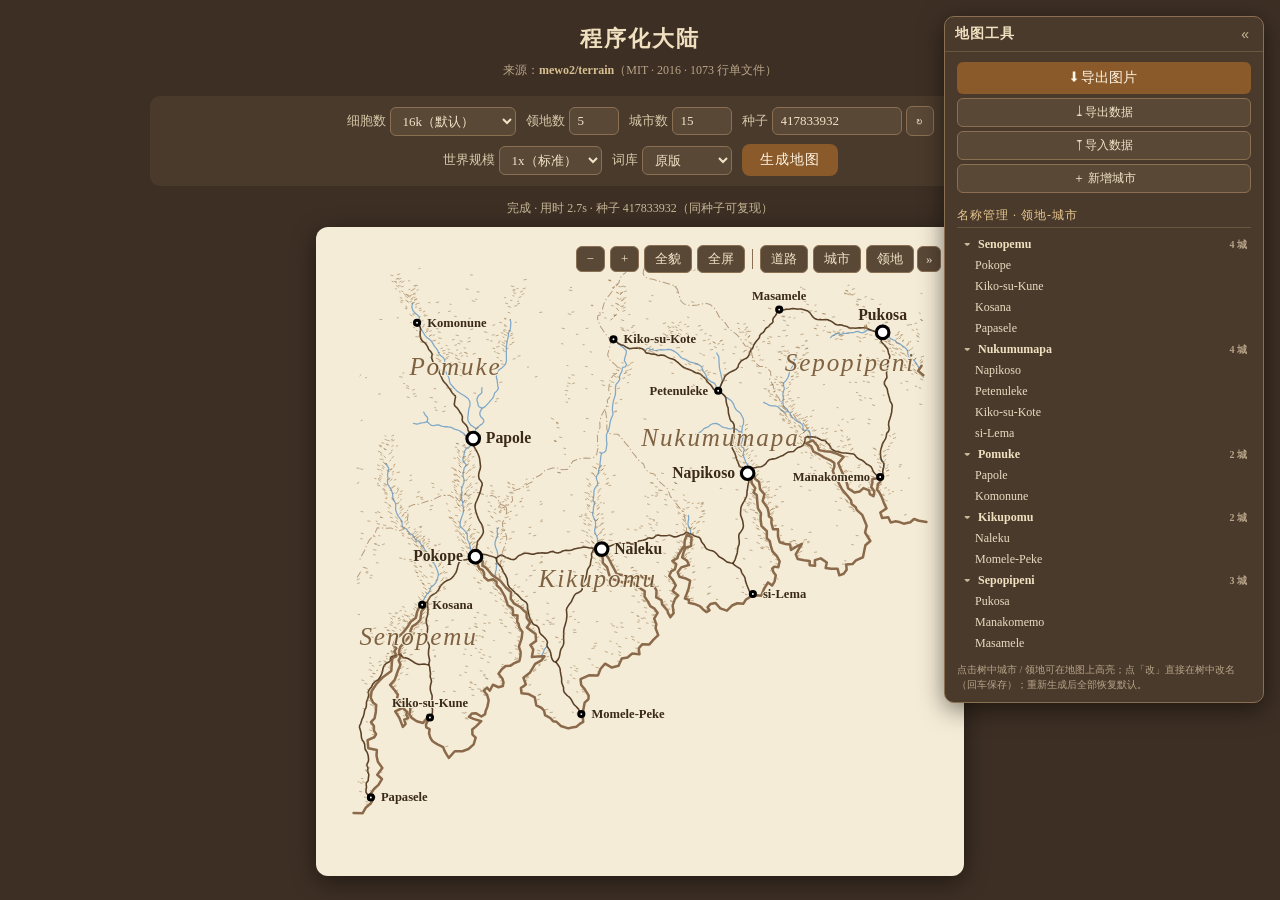
<file: index.html>
<!DOCTYPE html>
<html lang="zh-CN">
<head>
<meta charset="UTF-8">
<meta name="viewport" content="width=device-width, initial-scale=1.0">
<title>mewo2/terrain 程序化大陆</title>
<link rel="stylesheet" href="css/style.css">
</head>
<body>
<div class="wrap">
<h1>程序化大陆</h1>
<p class="sub">来源：<b>mewo2/terrain</b>（MIT · 2016 · 1073 行单文件）</p>
<div class="controls">
  <div class="ctrl-row">
    <label>细胞数
      <select id="npts">
        <option value="4096">4k（快）</option>
        <option value="8192">8k（中）</option>
        <option value="16384" selected>16k（默认）</option>
        <option value="32768">32k（高细节）</option>
        <option value="65536">64k（最高·重）</option>
      </select>
    </label>
    <label>领地数 <input id="nterrs" type="number" value="5" min="1" max="15" style="width:50px" title="领地（区域）数量，自动不超过城市数"></label>
    <label>城市数 <input id="ncities" type="number" value="15" min="4" max="40" style="width:60px"></label>
    <label>种子 <input id="seed" type="text" placeholder="留空 = 随机" style="width:130px"><button type="button" onclick="randomSeed()" title="随机种子" class="seed-rnd">↻</button></label>
  </div>
  <div class="ctrl-row">
    <label>世界规模
      <select id="resol" title="地图世界规模：面积按倍率²等比放大，组件尺寸不变，同屏可容纳更多领地（切换后点「生成地图」应用）">
        <option value="1" selected>1x（标准）</option>
        <option value="2">2x</option>
        <option value="4">4x</option>
      </select>
    </label>
    <label>词库 <select id="lexsel" onchange="setLex(this.value)"></select></label>
    <button id="genbtn" onclick="gen()">生成地图</button>
  </div>
</div>
<div id="status">点击「生成地图」开始</div>
<div class="mapbox">
  <div class="map-wrap">
    <div class="map-tools">
      <span class="tool-group">
        <button onclick="zoomBy(1.25)" title="缩小">−</button>
        <button onclick="zoomBy(0.8)" title="放大">+</button>
        <button onclick="resetView()" title="复位全貌">全貌</button>
        <button onclick="toggleFullscreen()" title="网页内全屏 / 还原" data-fs>全屏</button>
        <span class="sep"></span>
        <button class="layer-btn" data-layer="road" onclick="toggleLayer('road')" title="隐藏 / 显示道路（实线与海上虚线）">道路</button>
        <button class="layer-btn" data-layer="city" onclick="toggleLayer('city')" title="隐藏 / 显示城市（标记与名称）">城市</button>
        <button class="layer-btn" data-layer="terr" onclick="toggleLayer('terr')" title="隐藏 / 显示领地（边界与名称）">领地</button>
      </span>
      <button class="fold-btn" onclick="toggleTools()" title="折叠工具按钮">»</button>
    </div>
    <svg id="map" viewBox="-500 -500 1000 1000" width="960" height="960"></svg>
    <div class="map-coords" id="mapCoords"></div>
  </div>
</div>
</div>
<aside id="sidePanel">
  <div class="sp-head">
    <span class="sp-title">地图工具</span>
    <button class="sp-fold" onclick="toggleSide()" title="收起 / 展开侧栏">«</button>
  </div>
  <div class="sp-body">
    <button class="sp-export" onclick="exportPNG()" title="导出完整地图为 PNG（包含临时命名，不受缩放影响）">⬇ 导出图片</button>
    <button class="sp-export small" onclick="exportData()" title="导出当前地图数据为 txt（种子 / 细胞数 / 城市数 / 领地数 + 领地城市名称），可用任意文本编辑器修改后导入恢复">⤓ 导出数据</button>
    <button class="sp-export small" onclick="document.getElementById('importFile').click()" title="导入地图数据文件（txt）：自动用文件中的参数重新生成地图并恢复当时的名称">⤒ 导入数据</button>
    <input type="file" id="importFile" accept=".txt,text/plain" style="display:none" onchange="onImportFile(event)">
    <button class="sp-export small" id="addCityBtn" onclick="toggleAddCity()" title="新增模式：进入后鼠标移到地图上右下角显示坐标，点击地图放置新城市（自动命名 / 归属领地 / 连接道路），Esc 或再点退出">＋ 新增城市</button>
    <div class="sp-sec">名称管理 · 领地-城市</div>
    <div id="spTree"></div>
  </div>
</aside>
<script src="js/d3-mini.js"></script>
<script src="js/d3-voronoi.js"></script>
<script src="js/namer.js"></script>
<script src="js/terrain-core.js"></script>
<script src="js/ui.js"></script>
</body>
</html>
</file>
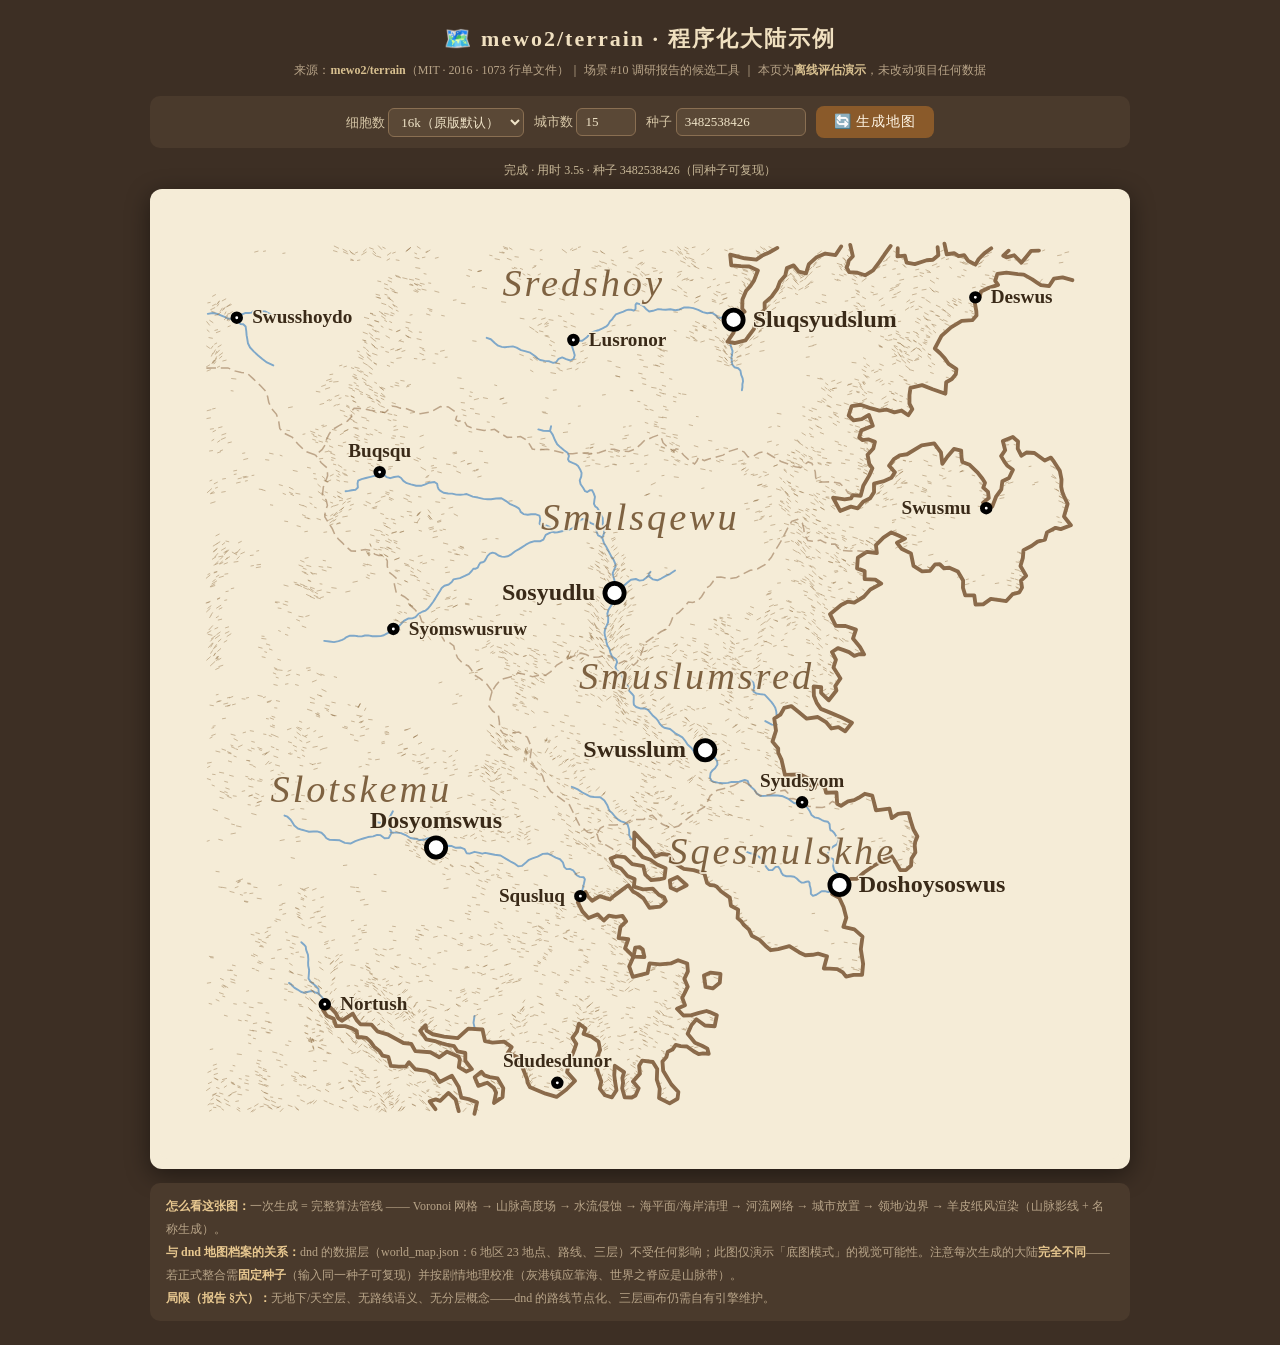
<file: 旧版/terrain-demo-V1测试初版.html>
<!DOCTYPE html>
<html lang="zh-CN">
<head>
<meta charset="UTF-8">
<meta name="viewport" content="width=device-width, initial-scale=1.0">
<title>mewo2/terrain 程序化大陆</title>
<style>
  * { margin: 0; padding: 0; box-sizing: border-box; }
  body { font-family: 'Georgia', 'Songti SC', serif; background: #3d2f24; color: #e8dcc0; padding: 24px; }
  .wrap { max-width: 980px; margin: 0 auto; }
  h1 { text-align: center; font-size: 22px; color: #f0e0c0; margin-bottom: 6px; letter-spacing: 2px; }
  .sub { text-align: center; font-size: 12px; color: #b8a488; margin-bottom: 16px; line-height: 1.7; }
  .sub b { color: #d8c090; }
  .controls { display: flex; flex-wrap: wrap; gap: 10px; justify-content: center; align-items: center; margin-bottom: 14px; background: #4a3a2c; border-radius: 10px; padding: 10px 14px; }
  .controls label { font-size: 13px; color: #d8c8a8; }
  .controls select, .controls input { background: #5a4836; color: #f0e4c8; border: 1px solid #8a6f52; border-radius: 6px; padding: 5px 8px; font-size: 13px; font-family: inherit; }
  .controls button { background: #8a5a2a; color: #fff6e6; border: none; border-radius: 8px; padding: 7px 18px; font-size: 14px; cursor: pointer; font-family: inherit; letter-spacing: 1px; }
  .controls button:hover { background: #a06a30; }
  #status { font-size: 12px; color: #c8b898; text-align: center; margin-bottom: 10px; min-height: 16px; }
  .mapbox { background: #f5ecd7; border-radius: 12px; padding: 10px; box-shadow: 0 6px 24px rgba(0,0,0,.45); }
  svg#map { display: block; width: 100%; height: auto; background: #f5ecd7; border-radius: 8px; }
  /* 羊皮纸风样式（mewo2/terrain 原版风格） */
  path.river { fill: none; stroke: #7fa8c9; stroke-width: 2; stroke-linecap: round; stroke-linejoin: round; }
  path.coast { fill: none; stroke: #8a6a4a; stroke-width: 4; stroke-linecap: round; stroke-linejoin: round; }
  path.border { fill: none; stroke: #a08060; stroke-width: 1.6; stroke-dasharray: 10 5; opacity: .65; }
  line.slope { stroke: #9a7b52; opacity: .5; }
  circle.city { fill: #fdf6e3; stroke: #4a3018; stroke-width: 3; }
  text.city { font-family: Georgia, serif; fill: #3a2a18; font-size: 20px; font-weight: bold; paint-order: stroke; stroke: #f5ecd7; stroke-width: 3px; stroke-linejoin: round; }
  text.region { font-family: Georgia, serif; fill: #6a4a28; font-size: 36px; font-style: italic; letter-spacing: 3px; paint-order: stroke; stroke: #f5ecd7; stroke-width: 4px; stroke-linejoin: round; opacity: .85; }
  .note { margin-top: 14px; font-size: 12px; color: #b8a488; line-height: 1.9; background: #4a3a2c; border-radius: 10px; padding: 12px 16px; }
  .note b { color: #e8c890; }
</style>
</head>
<body>
<div class="wrap">
<h1>🗺️ mewo2/terrain · 程序化大陆示例</h1>
<p class="sub">来源：<b>mewo2/terrain</b>（MIT · 2016 · 1073 行单文件）｜ 场景 #10 调研报告的候选工具 ｜ 本页为<b>离线评估演示</b>，未改动项目任何数据</p>
<div class="controls">
  <label>细胞数
    <select id="npts">
      <option value="4096">4k（快）</option>
      <option value="8192">8k（中）</option>
      <option value="16384" selected>16k（原版默认）</option>
    </select>
  </label>
  <label>城市数 <input id="ncities" type="number" value="15" min="4" max="40" style="width:60px"></label>
  <label>种子 <input id="seed" type="text" value="测试世界" placeholder="留空 = 随机" style="width:130px"></label>
  <button onclick="gen()">🔄 生成地图</button>
</div>
<div id="status">点击「生成地图」开始</div>
<div class="mapbox"><svg id="map" viewBox="-500 -500 1000 1000" width="960" height="960"></svg></div>
<div class="note">
  <b>怎么看这张图：</b>一次生成 = 完整算法管线 —— Voronoi 网格 → 山脉高度场 → 水流侵蚀 → 海平面/海岸清理 → 河流网络 → 城市放置 → 领地/边界 → 羊皮纸风渲染（山脉影线 + 名称生成）。<br>
  <b>与 dnd 地图档案的关系：</b>dnd 的数据层（world_map.json：6 地区 23 地点、路线、三层）不受任何影响；此图仅演示「底图模式」的视觉可能性。注意每次生成的大陆<b>完全不同</b>——若正式整合需<b>固定种子</b>（输入同一种子可复现）并按剧情地理校准（灰港镇应靠海、世界之脊应是山脉带）。<br>
  <b>局限（报告 §六）：</b>无地下/天空层、无路线语义、无分层概念——dnd 的路线节点化、三层画布仍需自有引擎维护。
</div>
</div>
<script>
// https://d3js.org Version 4.13.0. Copyright 2018 Mike Bostock.
(function(t,n){"object"==typeof exports&&"undefined"!=typeof module?n(exports):"function"==typeof define&&define.amd?define(["exports"],n):n(t.d3=t.d3||{})})(this,function(t){"use strict";function n(t,n){return t<n?-1:t>n?1:t>=n?0:NaN}function e(t){return 1===t.length&&(t=function(t){return function(e,r){return n(t(e),r)}}(t)),{left:function(n,e,r,i){for(null==r&&(r=0),null==i&&(i=n.length);r<i;){var o=r+i>>>1;t(n[o],e)<0?r=o+1:i=o}return r},right:function(n,e,r,i){for(null==r&&(r=0),null==i&&(i=n.length);r<i;){var o=r+i>>>1;t(n[o],e)>0?i=o:r=o+1}return r}}}function r(t,n){return[t,n]}function i(t){return null===t?NaN:+t}function o(t,n){var e,r,o=t.length,u=0,a=-1,c=0,s=0;if(null==n)for(;++a<o;)isNaN(e=i(t[a]))||(s+=(r=e-c)*(e-(c+=r/++u)));else for(;++a<o;)isNaN(e=i(n(t[a],a,t)))||(s+=(r=e-c)*(e-(c+=r/++u)));if(u>1)return s/(u-1)}function u(t,n){var e=o(t,n);return e?Math.sqrt(e):e}function a(t,n){var e,r,i,o=t.length,u=-1;if(null==n){for(;++u<o;)if(null!=(e=t[u])&&e>=e)for(r=i=e;++u<o;)null!=(e=t[u])&&(r>e&&(r=e),i<e&&(i=e))}else for(;++u<o;)if(null!=(e=n(t[u],u,t))&&e>=e)for(r=i=e;++u<o;)null!=(e=n(t[u],u,t))&&(r>e&&(r=e),i<e&&(i=e));return[r,i]}function c(t){return function(){return t}}function s(t){return t}function f(t,n,e){t=+t,n=+n,e=(i=arguments.length)<2?(n=t,t=0,1):i<3?1:+e;for(var r=-1,i=0|Math.max(0,Math.ceil((n-t)/e)),o=new Array(i);++r<i;)o[r]=t+r*e;return o}function l(t,n,e){var r,i,o,u,a=-1;if(n=+n,t=+t,e=+e,t===n&&e>0)return[t];if((r=n<t)&&(i=t,t=n,n=i),0===(u=h(t,n,e))||!isFinite(u))return[];if(u>0)for(t=Math.ceil(t/u),n=Math.floor(n/u),o=new Array(i=Math.ceil(n-t+1));++a<i;)o[a]=(t+a)*u;else for(t=Math.floor(t*u),n=Math.ceil(n*u),o=new Array(i=Math.ceil(t-n+1));++a<i;)o[a]=(t-a)/u;return r&&o.reverse(),o}function h(t,n,e){var r=(n-t)/Math.max(0,e),i=Math.floor(Math.log(r)/Math.LN10),o=r/Math.pow(10,i);return i>=0?(o>=Hs?10:o>=js?5:o>=Xs?2:1)*Math.pow(10,i):-Math.pow(10,-i)/(o>=Hs?10:o>=js?5:o>=Xs?2:1)}function p(t,n,e){var r=Math.abs(n-t)/Math.max(0,e),i=Math.pow(10,Math.floor(Math.log(r)/Math.LN10)),o=r/i;return o>=Hs?i*=10:o>=js?i*=5:o>=Xs&&(i*=2),n<t?-i:i}function d(t){return Math.ceil(Math.log(t.length)/Math.LN2)+1}function v(t,n,e){if(null==e&&(e=i),r=t.length){if((n=+n)<=0||r<2)return+e(t[0],0,t);if(n>=1)return+e(t[r-1],r-1,t);var r,o=(r-1)*n,u=Math.floor(o),a=+e(t[u],u,t);return a+(+e(t[u+1],u+1,t)-a)*(o-u)}}function g(t){for(var n,e,r,i=t.length,o=-1,u=0;++o<i;)u+=t[o].length;for(e=new Array(u);--i>=0;)for(n=(r=t[i]).length;--n>=0;)e[--u]=r[n];return e}function _(t,n){var e,r,i=t.length,o=-1;if(null==n){for(;++o<i;)if(null!=(e=t[o])&&e>=e)for(r=e;++o<i;)null!=(e=t[o])&&r>e&&(r=e)}else for(;++o<i;)if(null!=(e=n(t[o],o,t))&&e>=e)for(r=e;++o<i;)null!=(e=n(t[o],o,t))&&r>e&&(r=e);return r}function y(t){if(!(i=t.length))return[];for(var n=-1,e=_(t,m),r=new Array(e);++n<e;)for(var i,o=-1,u=r[n]=new Array(i);++o<i;)u[o]=t[o][n];return r}function m(t){return t.length}function x(t){return t}function b(t){return"translate("+(t+.5)+",0)"}function w(t){return"translate(0,"+(t+.5)+")"}function M(){return!this.__axis}function T(t,n){function e(e){var h=null==i?n.ticks?n.ticks.apply(n,r):n.domain():i,p=null==o?n.tickFormat?n.tickFormat.apply(n,r):x:o,d=Math.max(u,0)+c,v=n.range(),g=+v[0]+.5,_=+v[v.length-1]+.5,y=(n.bandwidth?function(t){var n=Math.max(0,t.bandwidth()-1)/2;return t.round()&&(n=Math.round(n)),function(e){return+t(e)+n}}:function(t){return function(n){return+t(n)}})(n.copy()),m=e.selection?e.selection():e,b=m.selectAll(".domain").data([null]),w=m.selectAll(".tick").data(h,n).order(),T=w.exit(),N=w.enter().append("g").attr("class","tick"),k=w.select("line"),S=w.select("text");b=b.merge(b.enter().insert("path",".tick").attr("class","domain").attr("stroke","#000")),w=w.merge(N),k=k.merge(N.append("line").attr("stroke","#000").attr(f+"2",s*u)),S=S.merge(N.append("text").attr("fill","#000").attr(f,s*d).attr("dy",t===$s?"0em":t===Zs?"0.71em":"0.32em")),e!==m&&(b=b.transition(e),w=w.transition(e),k=k.transition(e),S=S.transition(e),T=T.transition(e).attr("opacity",Qs).attr("transform",function(t){return isFinite(t=y(t))?l(t):this.getAttribute("transform")}),N.attr("opacity",Qs).attr("transform",function(t){var n=this.parentNode.__axis;return l(n&&isFinite(n=n(t))?n:y(t))})),T.remove(),b.attr("d",t===Gs||t==Ws?"M"+s*a+","+g+"H0.5V"+_+"H"+s*a:"M"+g+","+s*a+"V0.5H"+_+"V"+s*a),w.attr("opacity",1).attr("transform",function(t){return l(y(t))}),k.attr(f+"2",s*u),S.attr(f,s*d).text(p),m.filter(M).attr("fill","none").attr("font-size",10).attr("font-family","sans-serif").attr("text-anchor",t===Ws?"start":t===Gs?"end":"middle"),m.each(function(){this.__axis=y})}var r=[],i=null,o=null,u=6,a=6,c=3,s=t===$s||t===Gs?-1:1,f=t===Gs||t===Ws?"x":"y",l=t===$s||t===Zs?b:w;return e.scale=function(t){return arguments.length?(n=t,e):n},e.ticks=function(){return r=Vs.call(arguments),e},e.tickArguments=function(t){return arguments.length?(r=null==t?[]:Vs.call(t),e):r.slice()},e.tickValues=function(t){return arguments.length?(i=null==t?null:Vs.call(t),e):i&&i.slice()},e.tickFormat=function(t){return arguments.length?(o=t,e):o},e.tickSize=function(t){return arguments.length?(u=a=+t,e):u},e.tickSizeInner=function(t){return arguments.length?(u=+t,e):u},e.tickSizeOuter=function(t){return arguments.length?(a=+t,e):a},e.tickPadding=function(t){return arguments.length?(c=+t,e):c},e}function N(){for(var t,n=0,e=arguments.length,r={};n<e;++n){if(!(t=arguments[n]+"")||t in r)throw new Error("illegal type: "+t);r[t]=[]}return new k(r)}function k(t){this._=t}function S(t,n,e){for(var r=0,i=t.length;r<i;++r)if(t[r].name===n){t[r]=Js,t=t.slice(0,r).concat(t.slice(r+1));break}return null!=e&&t.push({name:n,value:e}),t}function E(t){var n=t+="",e=n.indexOf(":");return e>=0&&"xmlns"!==(n=t.slice(0,e))&&(t=t.slice(e+1)),tf.hasOwnProperty(n)?{space:tf[n],local:t}:t}function A(t){var n=E(t);return(n.local?function(t){return function(){return this.ownerDocument.createElementNS(t.space,t.local)}}:function(t){return function(){var n=this.ownerDocument,e=this.namespaceURI;return e===Ks&&n.documentElement.namespaceURI===Ks?n.createElement(t):n.createElementNS(e,t)}})(n)}function C(){}function z(t){return null==t?C:function(){return this.querySelector(t)}}function P(){return[]}function R(t){return null==t?P:function(){return this.querySelectorAll(t)}}function L(t){return new Array(t.length)}function q(t,n){this.ownerDocument=t.ownerDocument,this.namespaceURI=t.namespaceURI,this._next=null,this._parent=t,this.__data__=n}function D(t,n,e,r,i,o){for(var u,a=0,c=n.length,s=o.length;a<s;++a)(u=n[a])?(u.__data__=o[a],r[a]=u):e[a]=new q(t,o[a]);for(;a<c;++a)(u=n[a])&&(i[a]=u)}function U(t,n,e,r,i,o,u){var a,c,s,f={},l=n.length,h=o.length,p=new Array(l);for(a=0;a<l;++a)(c=n[a])&&(p[a]=s=uf+u.call(c,c.__data__,a,n),s in f?i[a]=c:f[s]=c);for(a=0;a<h;++a)(c=f[s=uf+u.call(t,o[a],a,o)])?(r[a]=c,c.__data__=o[a],f[s]=null):e[a]=new q(t,o[a]);for(a=0;a<l;++a)(c=n[a])&&f[p[a]]===c&&(i[a]=c)}function O(t,n){return t<n?-1:t>n?1:t>=n?0:NaN}function F(t){return t.ownerDocument&&t.ownerDocument.defaultView||t.document&&t||t.defaultView}function I(t,n){return t.style.getPropertyValue(n)||F(t).getComputedStyle(t,null).getPropertyValue(n)}function Y(t){return t.trim().split(/^|\s+/)}function B(t){return t.classList||new H(t)}function H(t){this._node=t,this._names=Y(t.getAttribute("class")||"")}function j(t,n){for(var e=B(t),r=-1,i=n.length;++r<i;)e.add(n[r])}function X(t,n){for(var e=B(t),r=-1,i=n.length;++r<i;)e.remove(n[r])}function V(){this.textContent=""}function $(){this.innerHTML=""}function W(){this.nextSibling&&this.parentNode.appendChild(this)}function Z(){this.previousSibling&&this.parentNode.insertBefore(this,this.parentNode.firstChild)}function G(){return null}function Q(){var t=this.parentNode;t&&t.removeChild(this)}function J(){return this.parentNode.insertBefore(this.cloneNode(!1),this.nextSibling)}function K(){return this.parentNode.insertBefore(this.cloneNode(!0),this.nextSibling)}function tt(t,n,e){return t=nt(t,n,e),function(n){var e=n.relatedTarget;e&&(e===this||8&e.compareDocumentPosition(this))||t.call(this,n)}}function nt(n,e,r){return function(i){var o=t.event;t.event=i;try{n.call(this,this.__data__,e,r)}finally{t.event=o}}}function et(t){return function(){var n=this.__on;if(n){for(var e,r=0,i=-1,o=n.length;r<o;++r)e=n[r],t.type&&e.type!==t.type||e.name!==t.name?n[++i]=e:this.removeEventListener(e.type,e.listener,e.capture);++i?n.length=i:delete this.__on}}}function rt(t,n,e){var r=af.hasOwnProperty(t.type)?tt:nt;return function(i,o,u){var a,c=this.__on,s=r(n,o,u);if(c)for(var f=0,l=c.length;f<l;++f)if((a=c[f]).type===t.type&&a.name===t.name)return this.removeEventListener(a.type,a.listener,a.capture),this.addEventListener(a.type,a.listener=s,a.capture=e),void(a.value=n);this.addEventListener(t.type,s,e),a={type:t.type,name:t.name,value:n,listener:s,capture:e},c?c.push(a):this.__on=[a]}}function it(n,e,r,i){var o=t.event;n.sourceEvent=t.event,t.event=n;try{return e.apply(r,i)}finally{t.event=o}}function ot(t,n,e){var r=F(t),i=r.CustomEvent;"function"==typeof i?i=new i(n,e):(i=r.document.createEvent("Event"),e?(i.initEvent(n,e.bubbles,e.cancelable),i.detail=e.detail):i.initEvent(n,!1,!1)),t.dispatchEvent(i)}function ut(t,n){this._groups=t,this._parents=n}function at(){return new ut([[document.documentElement]],cf)}function ct(t){return"string"==typeof t?new ut([[document.querySelector(t)]],[document.documentElement]):new ut([[t]],cf)}function st(){return new ft}function ft(){this._="@"+(++sf).toString(36)}function lt(){for(var n,e=t.event;n=e.sourceEvent;)e=n;return e}function ht(t,n){var e=t.ownerSVGElement||t;if(e.createSVGPoint){var r=e.createSVGPoint();return r.x=n.clientX,r.y=n.clientY,r=r.matrixTransform(t.getScreenCTM().inverse()),[r.x,r.y]}var i=t.getBoundingClientRect();return[n.clientX-i.left-t.clientLeft,n.clientY-i.top-t.clientTop]}function pt(t){var n=lt();return n.changedTouches&&(n=n.changedTouches[0]),ht(t,n)}function dt(t,n,e){arguments.length<3&&(e=n,n=lt().changedTouches);for(var r,i=0,o=n?n.length:0;i<o;++i)if((r=n[i]).identifier===e)return ht(t,r);return null}function vt(){t.event.stopImmediatePropagation()}function gt(){t.event.preventDefault(),t.event.stopImmediatePropagation()}function _t(t){var n=t.document.documentElement,e=ct(t).on("dragstart.drag",gt,!0);"onselectstart"in n?e.on("selectstart.drag",gt,!0):(n.__noselect=n.style.MozUserSelect,n.style.MozUserSelect="none")}function yt(t,n){var e=t.document.documentElement,r=ct(t).on("dragstart.drag",null);n&&(r.on("click.drag",gt,!0),setTimeout(function(){r.on("click.drag",null)},0)),"onselectstart"in e?r.on("selectstart.drag",null):(e.style.MozUserSelect=e.__noselect,delete e.__noselect)}function mt(t){return function(){return t}}function xt(t,n,e,r,i,o,u,a,c,s){this.target=t,this.type=n,this.subject=e,this.identifier=r,this.active=i,this.x=o,this.y=u,this.dx=a,this.dy=c,this._=s}function bt(){return!t.event.button}function wt(){return this.parentNode}function Mt(n){return null==n?{x:t.event.x,y:t.event.y}:n}function Tt(){return"ontouchstart"in this}function Nt(t,n,e){t.prototype=n.prototype=e,e.constructor=t}function kt(t,n){var e=Object.create(t.prototype);for(var r in n)e[r]=n[r];return e}function St(){}function Et(t){var n;return t=(t+"").trim().toLowerCase(),(n=pf.exec(t))?(n=parseInt(n[1],16),new Rt(n>>8&15|n>>4&240,n>>4&15|240&n,(15&n)<<4|15&n,1)):(n=df.exec(t))?At(parseInt(n[1],16)):(n=vf.exec(t))?new Rt(n[1],n[2],n[3],1):(n=gf.exec(t))?new Rt(255*n[1]/100,255*n[2]/100,255*n[3]/100,1):(n=_f.exec(t))?Ct(n[1],n[2],n[3],n[4]):(n=yf.exec(t))?Ct(255*n[1]/100,255*n[2]/100,255*n[3]/100,n[4]):(n=mf.exec(t))?Lt(n[1],n[2]/100,n[3]/100,1):(n=xf.exec(t))?Lt(n[1],n[2]/100,n[3]/100,n[4]):bf.hasOwnProperty(t)?At(bf[t]):"transparent"===t?new Rt(NaN,NaN,NaN,0):null}function At(t){return new Rt(t>>16&255,t>>8&255,255&t,1)}function Ct(t,n,e,r){return r<=0&&(t=n=e=NaN),new Rt(t,n,e,r)}function zt(t){return t instanceof St||(t=Et(t)),t?(t=t.rgb(),new Rt(t.r,t.g,t.b,t.opacity)):new Rt}function Pt(t,n,e,r){return 1===arguments.length?zt(t):new Rt(t,n,e,null==r?1:r)}function Rt(t,n,e,r){this.r=+t,this.g=+n,this.b=+e,this.opacity=+r}function Lt(t,n,e,r){return r<=0?t=n=e=NaN:e<=0||e>=1?t=n=NaN:n<=0&&(t=NaN),new Dt(t,n,e,r)}function qt(t,n,e,r){return 1===arguments.length?function(t){if(t instanceof Dt)return new Dt(t.h,t.s,t.l,t.opacity);if(t instanceof St||(t=Et(t)),!t)return new Dt;if(t instanceof Dt)return t;var n=(t=t.rgb()).r/255,e=t.g/255,r=t.b/255,i=Math.min(n,e,r),o=Math.max(n,e,r),u=NaN,a=o-i,c=(o+i)/2;return a?(u=n===o?(e-r)/a+6*(e<r):e===o?(r-n)/a+2:(n-e)/a+4,a/=c<.5?o+i:2-o-i,u*=60):a=c>0&&c<1?0:u,new Dt(u,a,c,t.opacity)}(t):new Dt(t,n,e,null==r?1:r)}function Dt(t,n,e,r){this.h=+t,this.s=+n,this.l=+e,this.opacity=+r}function Ut(t,n,e){return 255*(t<60?n+(e-n)*t/60:t<180?e:t<240?n+(e-n)*(240-t)/60:n)}function Ot(t){if(t instanceof It)return new It(t.l,t.a,t.b,t.opacity);if(t instanceof Vt){var n=t.h*wf;return new It(t.l,Math.cos(n)*t.c,Math.sin(n)*t.c,t.opacity)}t instanceof Rt||(t=zt(t));var e=jt(t.r),r=jt(t.g),i=jt(t.b),o=Yt((.4124564*e+.3575761*r+.1804375*i)/Tf),u=Yt((.2126729*e+.7151522*r+.072175*i)/Nf);return new It(116*u-16,500*(o-u),200*(u-Yt((.0193339*e+.119192*r+.9503041*i)/kf)),t.opacity)}function Ft(t,n,e,r){return 1===arguments.length?Ot(t):new It(t,n,e,null==r?1:r)}function It(t,n,e,r){this.l=+t,this.a=+n,this.b=+e,this.opacity=+r}function Yt(t){return t>Cf?Math.pow(t,1/3):t/Af+Sf}function Bt(t){return t>Ef?t*t*t:Af*(t-Sf)}function Ht(t){return 255*(t<=.0031308?12.92*t:1.055*Math.pow(t,1/2.4)-.055)}function jt(t){return(t/=255)<=.04045?t/12.92:Math.pow((t+.055)/1.055,2.4)}function Xt(t,n,e,r){return 1===arguments.length?function(t){if(t instanceof Vt)return new Vt(t.h,t.c,t.l,t.opacity);t instanceof It||(t=Ot(t));var n=Math.atan2(t.b,t.a)*Mf;return new Vt(n<0?n+360:n,Math.sqrt(t.a*t.a+t.b*t.b),t.l,t.opacity)}(t):new Vt(t,n,e,null==r?1:r)}function Vt(t,n,e,r){this.h=+t,this.c=+n,this.l=+e,this.opacity=+r}function $t(t,n,e,r){return 1===arguments.length?function(t){if(t instanceof Wt)return new Wt(t.h,t.s,t.l,t.opacity);t instanceof Rt||(t=zt(t));var n=t.r/255,e=t.g/255,r=t.b/255,i=(Df*r+Lf*n-qf*e)/(Df+Lf-qf),o=r-i,u=(Rf*(e-i)-zf*o)/Pf,a=Math.sqrt(u*u+o*o)/(Rf*i*(1-i)),c=a?Math.atan2(u,o)*Mf-120:NaN;return new Wt(c<0?c+360:c,a,i,t.opacity)}(t):new Wt(t,n,e,null==r?1:r)}function Wt(t,n,e,r){this.h=+t,this.s=+n,this.l=+e,this.opacity=+r}function Zt(t,n,e,r,i){var o=t*t,u=o*t;return((1-3*t+3*o-u)*n+(4-6*o+3*u)*e+(1+3*t+3*o-3*u)*r+u*i)/6}function Gt(t){var n=t.length-1;return function(e){var r=e<=0?e=0:e>=1?(e=1,n-1):Math.floor(e*n),i=t[r],o=t[r+1],u=r>0?t[r-1]:2*i-o,a=r<n-1?t[r+2]:2*o-i;return Zt((e-r/n)*n,u,i,o,a)}}function Qt(t){var n=t.length;return function(e){var r=Math.floor(((e%=1)<0?++e:e)*n),i=t[(r+n-1)%n],o=t[r%n],u=t[(r+1)%n],a=t[(r+2)%n];return Zt((e-r/n)*n,i,o,u,a)}}function Jt(t){return function(){return t}}function Kt(t,n){return function(e){return t+e*n}}function tn(t,n){var e=n-t;return e?Kt(t,e>180||e<-180?e-360*Math.round(e/360):e):Jt(isNaN(t)?n:t)}function nn(t){return 1==(t=+t)?en:function(n,e){return e-n?function(t,n,e){return t=Math.pow(t,e),n=Math.pow(n,e)-t,e=1/e,function(r){return Math.pow(t+r*n,e)}}(n,e,t):Jt(isNaN(n)?e:n)}}function en(t,n){var e=n-t;return e?Kt(t,e):Jt(isNaN(t)?n:t)}function rn(t){return function(n){var e,r,i=n.length,o=new Array(i),u=new Array(i),a=new Array(i);for(e=0;e<i;++e)r=Pt(n[e]),o[e]=r.r||0,u[e]=r.g||0,a[e]=r.b||0;return o=t(o),u=t(u),a=t(a),r.opacity=1,function(t){return r.r=o(t),r.g=u(t),r.b=a(t),r+""}}}function on(t,n){var e,r=n?n.length:0,i=t?Math.min(r,t.length):0,o=new Array(i),u=new Array(r);for(e=0;e<i;++e)o[e]=fn(t[e],n[e]);for(;e<r;++e)u[e]=n[e];return function(t){for(e=0;e<i;++e)u[e]=o[e](t);return u}}function un(t,n){var e=new Date;return t=+t,n-=t,function(r){return e.setTime(t+n*r),e}}function an(t,n){return t=+t,n-=t,function(e){return t+n*e}}function cn(t,n){var e,r={},i={};null!==t&&"object"==typeof t||(t={}),null!==n&&"object"==typeof n||(n={});for(e in n)e in t?r[e]=fn(t[e],n[e]):i[e]=n[e];return function(t){for(e in r)i[e]=r[e](t);return i}}function sn(t,n){var e,r,i,o=Vf.lastIndex=$f.lastIndex=0,u=-1,a=[],c=[];for(t+="",n+="";(e=Vf.exec(t))&&(r=$f.exec(n));)(i=r.index)>o&&(i=n.slice(o,i),a[u]?a[u]+=i:a[++u]=i),(e=e[0])===(r=r[0])?a[u]?a[u]+=r:a[++u]=r:(a[++u]=null,c.push({i:u,x:an(e,r)})),o=$f.lastIndex;return o<n.length&&(i=n.slice(o),a[u]?a[u]+=i:a[++u]=i),a.length<2?c[0]?function(t){return function(n){return t(n)+""}}(c[0].x):function(t){return function(){return t}}(n):(n=c.length,function(t){for(var e,r=0;r<n;++r)a[(e=c[r]).i]=e.x(t);return a.join("")})}function fn(t,n){var e,r=typeof n;return null==n||"boolean"===r?Jt(n):("number"===r?an:"string"===r?(e=Et(n))?(n=e,Hf):sn:n instanceof Et?Hf:n instanceof Date?un:Array.isArray(n)?on:"function"!=typeof n.valueOf&&"function"!=typeof n.toString||isNaN(n)?cn:an)(t,n)}function ln(t,n){return t=+t,n-=t,function(e){return Math.round(t+n*e)}}function hn(t,n,e,r,i,o){var u,a,c;return(u=Math.sqrt(t*t+n*n))&&(t/=u,n/=u),(c=t*e+n*r)&&(e-=t*c,r-=n*c),(a=Math.sqrt(e*e+r*r))&&(e/=a,r/=a,c/=a),t*r<n*e&&(t=-t,n=-n,c=-c,u=-u),{translateX:i,translateY:o,rotate:Math.atan2(n,t)*Wf,skewX:Math.atan(c)*Wf,scaleX:u,scaleY:a}}function pn(t,n,e,r){function i(t){return t.length?t.pop()+" ":""}return function(o,u){var a=[],c=[];return o=t(o),u=t(u),function(t,r,i,o,u,a){if(t!==i||r!==o){var c=u.push("translate(",null,n,null,e);a.push({i:c-4,x:an(t,i)},{i:c-2,x:an(r,o)})}else(i||o)&&u.push("translate("+i+n+o+e)}(o.translateX,o.translateY,u.translateX,u.translateY,a,c),function(t,n,e,o){t!==n?(t-n>180?n+=360:n-t>180&&(t+=360),o.push({i:e.push(i(e)+"rotate(",null,r)-2,x:an(t,n)})):n&&e.push(i(e)+"rotate("+n+r)}(o.rotate,u.rotate,a,c),function(t,n,e,o){t!==n?o.push({i:e.push(i(e)+"skewX(",null,r)-2,x:an(t,n)}):n&&e.push(i(e)+"skewX("+n+r)}(o.skewX,u.skewX,a,c),function(t,n,e,r,o,u){if(t!==e||n!==r){var a=o.push(i(o)+"scale(",null,",",null,")");u.push({i:a-4,x:an(t,e)},{i:a-2,x:an(n,r)})}else 1===e&&1===r||o.push(i(o)+"scale("+e+","+r+")")}(o.scaleX,o.scaleY,u.scaleX,u.scaleY,a,c),o=u=null,function(t){for(var n,e=-1,r=c.length;++e<r;)a[(n=c[e]).i]=n.x(t);return a.join("")}}}function dn(t){return((t=Math.exp(t))+1/t)/2}function vn(t,n){var e,r,i=t[0],o=t[1],u=t[2],a=n[0],c=n[1],s=n[2],f=a-i,l=c-o,h=f*f+l*l;if(h<nl)r=Math.log(s/u)/Jf,e=function(t){return[i+t*f,o+t*l,u*Math.exp(Jf*t*r)]};else{var p=Math.sqrt(h),d=(s*s-u*u+tl*h)/(2*u*Kf*p),v=(s*s-u*u-tl*h)/(2*s*Kf*p),g=Math.log(Math.sqrt(d*d+1)-d),_=Math.log(Math.sqrt(v*v+1)-v);r=(_-g)/Jf,e=function(t){var n=t*r,e=dn(g),a=u/(Kf*p)*(e*function(t){return((t=Math.exp(2*t))-1)/(t+1)}(Jf*n+g)-function(t){return((t=Math.exp(t))-1/t)/2}(g));return[i+a*f,o+a*l,u*e/dn(Jf*n+g)]}}return e.duration=1e3*r,e}function gn(t){return function(n,e){var r=t((n=qt(n)).h,(e=qt(e)).h),i=en(n.s,e.s),o=en(n.l,e.l),u=en(n.opacity,e.opacity);return function(t){return n.h=r(t),n.s=i(t),n.l=o(t),n.opacity=u(t),n+""}}}function _n(t){return function(n,e){var r=t((n=Xt(n)).h,(e=Xt(e)).h),i=en(n.c,e.c),o=en(n.l,e.l),u=en(n.opacity,e.opacity);return function(t){return n.h=r(t),n.c=i(t),n.l=o(t),n.opacity=u(t),n+""}}}function yn(t){return function n(e){function r(n,r){var i=t((n=$t(n)).h,(r=$t(r)).h),o=en(n.s,r.s),u=en(n.l,r.l),a=en(n.opacity,r.opacity);return function(t){return n.h=i(t),n.s=o(t),n.l=u(Math.pow(t,e)),n.opacity=a(t),n+""}}return e=+e,r.gamma=n,r}(1)}function mn(){return pl||(gl(xn),pl=vl.now()+dl)}function xn(){pl=0}function bn(){this._call=this._time=this._next=null}function wn(t,n,e){var r=new bn;return r.restart(t,n,e),r}function Mn(){mn(),++cl;for(var t,n=Yf;n;)(t=pl-n._time)>=0&&n._call.call(null,t),n=n._next;--cl}function Tn(){pl=(hl=vl.now())+dl,cl=sl=0;try{Mn()}finally{cl=0,function(){var t,n,e=Yf,r=1/0;for(;e;)e._call?(r>e._time&&(r=e._time),t=e,e=e._next):(n=e._next,e._next=null,e=t?t._next=n:Yf=n);Bf=t,kn(r)}(),pl=0}}function Nn(){var t=vl.now(),n=t-hl;n>ll&&(dl-=n,hl=t)}function kn(t){if(!cl){sl&&(sl=clearTimeout(sl));t-pl>24?(t<1/0&&(sl=setTimeout(Tn,t-vl.now()-dl)),fl&&(fl=clearInterval(fl))):(fl||(hl=vl.now(),fl=setInterval(Nn,ll)),cl=1,gl(Tn))}}function Sn(t,n,e){var r=new bn;return n=null==n?0:+n,r.restart(function(e){r.stop(),t(e+n)},n,e),r}function En(t,n,e,r,i,o){var u=t.__transition;if(u){if(e in u)return}else t.__transition={};(function(t,n,e){function r(c){var s,f,l,h;if(e.state!==xl)return o();for(s in a)if((h=a[s]).name===e.name){if(h.state===wl)return Sn(r);h.state===Ml?(h.state=Nl,h.timer.stop(),h.on.call("interrupt",t,t.__data__,h.index,h.group),delete a[s]):+s<n&&(h.state=Nl,h.timer.stop(),delete a[s])}if(Sn(function(){e.state===wl&&(e.state=Ml,e.timer.restart(i,e.delay,e.time),i(c))}),e.state=bl,e.on.call("start",t,t.__data__,e.index,e.group),e.state===bl){for(e.state=wl,u=new Array(l=e.tween.length),s=0,f=-1;s<l;++s)(h=e.tween[s].value.call(t,t.__data__,e.index,e.group))&&(u[++f]=h);u.length=f+1}}function i(n){for(var r=n<e.duration?e.ease.call(null,n/e.duration):(e.timer.restart(o),e.state=Tl,1),i=-1,a=u.length;++i<a;)u[i].call(null,r);e.state===Tl&&(e.on.call("end",t,t.__data__,e.index,e.group),o())}function o(){e.state=Nl,e.timer.stop(),delete a[n];for(var r in a)return;delete t.__transition}var u,a=t.__transition;a[n]=e,e.timer=wn(function(t){e.state=xl,e.timer.restart(r,e.delay,e.time),e.delay<=t&&r(t-e.delay)},0,e.time)})(t,e,{name:n,index:r,group:i,on:_l,tween:yl,time:o.time,delay:o.delay,duration:o.duration,ease:o.ease,timer:null,state:ml})}function An(t,n){var e=zn(t,n);if(e.state>ml)throw new Error("too late; already scheduled");return e}function Cn(t,n){var e=zn(t,n);if(e.state>bl)throw new Error("too late; already started");return e}function zn(t,n){var e=t.__transition;if(!e||!(e=e[n]))throw new Error("transition not found");return e}function Pn(t,n){var e,r,i,o=t.__transition,u=!0;if(o){n=null==n?null:n+"";for(i in o)(e=o[i]).name===n?(r=e.state>bl&&e.state<Tl,e.state=Nl,e.timer.stop(),r&&e.on.call("interrupt",t,t.__data__,e.index,e.group),delete o[i]):u=!1;u&&delete t.__transition}}function Rn(t,n,e){var r=t._id;return t.each(function(){var t=Cn(this,r);(t.value||(t.value={}))[n]=e.apply(this,arguments)}),function(t){return zn(t,r).value[n]}}function Ln(t,n){var e;return("number"==typeof n?an:n instanceof Et?Hf:(e=Et(n))?(n=e,Hf):sn)(t,n)}function qn(t,n,e,r){this._groups=t,this._parents=n,this._name=e,this._id=r}function Dn(t){return at().transition(t)}function Un(){return++Sl}function On(t){return((t*=2)<=1?t*t:--t*(2-t)+1)/2}function Fn(t){return((t*=2)<=1?t*t*t:(t-=2)*t*t+2)/2}function In(t){return(1-Math.cos(Pl*t))/2}function Yn(t){return((t*=2)<=1?Math.pow(2,10*t-10):2-Math.pow(2,10-10*t))/2}function Bn(t){return((t*=2)<=1?1-Math.sqrt(1-t*t):Math.sqrt(1-(t-=2)*t)+1)/2}function Hn(t){return(t=+t)<Ll?Hl*t*t:t<Dl?Hl*(t-=ql)*t+Ul:t<Fl?Hl*(t-=Ol)*t+Il:Hl*(t-=Yl)*t+Bl}function jn(t,n){for(var e;!(e=t.__transition)||!(e=e[n]);)if(!(t=t.parentNode))return Ql.time=mn(),Ql;return e}function Xn(t){return function(){return t}}function Vn(){t.event.stopImmediatePropagation()}function $n(){t.event.preventDefault(),t.event.stopImmediatePropagation()}function Wn(t){return{type:t}}function Zn(){return!t.event.button}function Gn(){var t=this.ownerSVGElement||this;return[[0,0],[t.width.baseVal.value,t.height.baseVal.value]]}function Qn(t){for(;!t.__brush;)if(!(t=t.parentNode))return;return t.__brush}function Jn(t){return t[0][0]===t[1][0]||t[0][1]===t[1][1]}function Kn(n){function e(t){var e=t.property("__brush",a).selectAll(".overlay").data([Wn("overlay")]);e.enter().append("rect").attr("class","overlay").attr("pointer-events","all").attr("cursor",uh.overlay).merge(e).each(function(){var t=Qn(this).extent;ct(this).attr("x",t[0][0]).attr("y",t[0][1]).attr("width",t[1][0]-t[0][0]).attr("height",t[1][1]-t[0][1])}),t.selectAll(".selection").data([Wn("selection")]).enter().append("rect").attr("class","selection").attr("cursor",uh.selection).attr("fill","#777").attr("fill-opacity",.3).attr("stroke","#fff").attr("shape-rendering","crispEdges");var i=t.selectAll(".handle").data(n.handles,function(t){return t.type});i.exit().remove(),i.enter().append("rect").attr("class",function(t){return"handle handle--"+t.type}).attr("cursor",function(t){return uh[t.type]}),t.each(r).attr("fill","none").attr("pointer-events","all").style("-webkit-tap-highlight-color","rgba(0,0,0,0)").on("mousedown.brush touchstart.brush",u)}function r(){var t=ct(this),n=Qn(this).selection;n?(t.selectAll(".selection").style("display",null).attr("x",n[0][0]).attr("y",n[0][1]).attr("width",n[1][0]-n[0][0]).attr("height",n[1][1]-n[0][1]),t.selectAll(".handle").style("display",null).attr("x",function(t){return"e"===t.type[t.type.length-1]?n[1][0]-h/2:n[0][0]-h/2}).attr("y",function(t){return"s"===t.type[0]?n[1][1]-h/2:n[0][1]-h/2}).attr("width",function(t){return"n"===t.type||"s"===t.type?n[1][0]-n[0][0]+h:h}).attr("height",function(t){return"e"===t.type||"w"===t.type?n[1][1]-n[0][1]+h:h})):t.selectAll(".selection,.handle").style("display","none").attr("x",null).attr("y",null).attr("width",null).attr("height",null)}function i(t,n){return t.__brush.emitter||new o(t,n)}function o(t,n){this.that=t,this.args=n,this.state=t.__brush,this.active=0}function u(){function e(){var t=pt(w);!L||x||b||(Math.abs(t[0]-D[0])>Math.abs(t[1]-D[1])?b=!0:x=!0),D=t,m=!0,$n(),o()}function o(){var t;switch(_=D[0]-q[0],y=D[1]-q[1],T){case th:case Kl:N&&(_=Math.max(C-a,Math.min(P-p,_)),s=a+_,d=p+_),k&&(y=Math.max(z-l,Math.min(R-v,y)),h=l+y,g=v+y);break;case nh:N<0?(_=Math.max(C-a,Math.min(P-a,_)),s=a+_,d=p):N>0&&(_=Math.max(C-p,Math.min(P-p,_)),s=a,d=p+_),k<0?(y=Math.max(z-l,Math.min(R-l,y)),h=l+y,g=v):k>0&&(y=Math.max(z-v,Math.min(R-v,y)),h=l,g=v+y);break;case eh:N&&(s=Math.max(C,Math.min(P,a-_*N)),d=Math.max(C,Math.min(P,p+_*N))),k&&(h=Math.max(z,Math.min(R,l-y*k)),g=Math.max(z,Math.min(R,v+y*k)))}d<s&&(N*=-1,t=a,a=p,p=t,t=s,s=d,d=t,M in ah&&F.attr("cursor",uh[M=ah[M]])),g<h&&(k*=-1,t=l,l=v,v=t,t=h,h=g,g=t,M in ch&&F.attr("cursor",uh[M=ch[M]])),S.selection&&(A=S.selection),x&&(s=A[0][0],d=A[1][0]),b&&(h=A[0][1],g=A[1][1]),A[0][0]===s&&A[0][1]===h&&A[1][0]===d&&A[1][1]===g||(S.selection=[[s,h],[d,g]],r.call(w),U.brush())}function u(){if(Vn(),t.event.touches){if(t.event.touches.length)return;c&&clearTimeout(c),c=setTimeout(function(){c=null},500),O.on("touchmove.brush touchend.brush touchcancel.brush",null)}else yt(t.event.view,m),I.on("keydown.brush keyup.brush mousemove.brush mouseup.brush",null);O.attr("pointer-events","all"),F.attr("cursor",uh.overlay),S.selection&&(A=S.selection),Jn(A)&&(S.selection=null,r.call(w)),U.end()}if(t.event.touches){if(t.event.changedTouches.length<t.event.touches.length)return $n()}else if(c)return;if(f.apply(this,arguments)){var a,s,l,h,p,d,v,g,_,y,m,x,b,w=this,M=t.event.target.__data__.type,T="selection"===(t.event.metaKey?M="overlay":M)?Kl:t.event.altKey?eh:nh,N=n===ih?null:sh[M],k=n===rh?null:fh[M],S=Qn(w),E=S.extent,A=S.selection,C=E[0][0],z=E[0][1],P=E[1][0],R=E[1][1],L=N&&k&&t.event.shiftKey,q=pt(w),D=q,U=i(w,arguments).beforestart();"overlay"===M?S.selection=A=[[a=n===ih?C:q[0],l=n===rh?z:q[1]],[p=n===ih?P:a,v=n===rh?R:l]]:(a=A[0][0],l=A[0][1],p=A[1][0],v=A[1][1]),s=a,h=l,d=p,g=v;var O=ct(w).attr("pointer-events","none"),F=O.selectAll(".overlay").attr("cursor",uh[M]);if(t.event.touches)O.on("touchmove.brush",e,!0).on("touchend.brush touchcancel.brush",u,!0);else{var I=ct(t.event.view).on("keydown.brush",function(){switch(t.event.keyCode){case 16:L=N&&k;break;case 18:T===nh&&(N&&(p=d-_*N,a=s+_*N),k&&(v=g-y*k,l=h+y*k),T=eh,o());break;case 32:T!==nh&&T!==eh||(N<0?p=d-_:N>0&&(a=s-_),k<0?v=g-y:k>0&&(l=h-y),T=th,F.attr("cursor",uh.selection),o());break;default:return}$n()},!0).on("keyup.brush",function(){switch(t.event.keyCode){case 16:L&&(x=b=L=!1,o());break;case 18:T===eh&&(N<0?p=d:N>0&&(a=s),k<0?v=g:k>0&&(l=h),T=nh,o());break;case 32:T===th&&(t.event.altKey?(N&&(p=d-_*N,a=s+_*N),k&&(v=g-y*k,l=h+y*k),T=eh):(N<0?p=d:N>0&&(a=s),k<0?v=g:k>0&&(l=h),T=nh),F.attr("cursor",uh[M]),o());break;default:return}$n()},!0).on("mousemove.brush",e,!0).on("mouseup.brush",u,!0);_t(t.event.view)}Vn(),Pn(w),r.call(w),U.start()}}function a(){var t=this.__brush||{selection:null};return t.extent=s.apply(this,arguments),t.dim=n,t}var c,s=Gn,f=Zn,l=N(e,"start","brush","end"),h=6;return e.move=function(t,e){t.selection?t.on("start.brush",function(){i(this,arguments).beforestart().start()}).on("interrupt.brush end.brush",function(){i(this,arguments).end()}).tween("brush",function(){function t(t){u.selection=1===t&&Jn(s)?null:f(t),r.call(o),a.brush()}var o=this,u=o.__brush,a=i(o,arguments),c=u.selection,s=n.input("function"==typeof e?e.apply(this,arguments):e,u.extent),f=fn(c,s);return c&&s?t:t(1)}):t.each(function(){var t=arguments,o=this.__brush,u=n.input("function"==typeof e?e.apply(this,t):e,o.extent),a=i(this,t).beforestart();Pn(this),o.selection=null==u||Jn(u)?null:u,r.call(this),a.start().brush().end()})},o.prototype={beforestart:function(){return 1==++this.active&&(this.state.emitter=this,this.starting=!0),this},start:function(){return this.starting&&(this.starting=!1,this.emit("start")),this},brush:function(){return this.emit("brush"),this},end:function(){return 0==--this.active&&(delete this.state.emitter,this.emit("end")),this},emit:function(t){it(new function(t,n,e){this.target=t,this.type=n,this.selection=e}(e,t,n.output(this.state.selection)),l.apply,l,[t,this.that,this.args])}},e.extent=function(t){return arguments.length?(s="function"==typeof t?t:Xn([[+t[0][0],+t[0][1]],[+t[1][0],+t[1][1]]]),e):s},e.filter=function(t){return arguments.length?(f="function"==typeof t?t:Xn(!!t),e):f},e.handleSize=function(t){return arguments.length?(h=+t,e):h},e.on=function(){var t=l.on.apply(l,arguments);return t===l?e:t},e}function te(t){return function(){return t}}function ne(){this._x0=this._y0=this._x1=this._y1=null,this._=""}function ee(){return new ne}function re(t){return t.source}function ie(t){return t.target}function oe(t){return t.radius}function ue(t){return t.startAngle}function ae(t){return t.endAngle}function ce(){}function se(t,n){var e=new ce;if(t instanceof ce)t.each(function(t,n){e.set(n,t)});else if(Array.isArray(t)){var r,i=-1,o=t.length;if(null==n)for(;++i<o;)e.set(i,t[i]);else for(;++i<o;)e.set(n(r=t[i],i,t),r)}else if(t)for(var u in t)e.set(u,t[u]);return e}function fe(){return{}}function le(t,n,e){t[n]=e}function he(){return se()}function pe(t,n,e){t.set(n,e)}function de(){}function ve(t,n){var e=new de;if(t instanceof de)t.each(function(t){e.add(t)});else if(t){var r=-1,i=t.length;if(null==n)for(;++r<i;)e.add(t[r]);else for(;++r<i;)e.add(n(t[r],r,t))}return e}function ge(t){return new Function("d","return {"+t.map(function(t,n){return JSON.stringify(t)+": d["+n+"]"}).join(",")+"}")}function _e(t){function n(t,n){function e(){if(s)return Mh;if(f)return f=!1,wh;var n,e,r=a;if(t.charCodeAt(r)===Th){for(;a++<u&&t.charCodeAt(a)!==Th||t.charCodeAt(++a)===Th;);return(n=a)>=u?s=!0:(e=t.charCodeAt(a++))===Nh?f=!0:e===kh&&(f=!0,t.charCodeAt(a)===Nh&&++a),t.slice(r+1,n-1).replace(/""/g,'"')}for(;a<u;){if((e=t.charCodeAt(n=a++))===Nh)f=!0;else if(e===kh)f=!0,t.charCodeAt(a)===Nh&&++a;else if(e!==o)continue;return t.slice(r,n)}return s=!0,t.slice(r,u)}var r,i=[],u=t.length,a=0,c=0,s=u<=0,f=!1;for(t.charCodeAt(u-1)===Nh&&--u,t.charCodeAt(u-1)===kh&&--u;(r=e())!==Mh;){for(var l=[];r!==wh&&r!==Mh;)l.push(r),r=e();n&&null==(l=n(l,c++))||i.push(l)}return i}function e(n){return n.map(r).join(t)}function r(t){return null==t?"":i.test(t+="")?'"'+t.replace(/"/g,'""')+'"':t}var i=new RegExp('["'+t+"\n\r]"),o=t.charCodeAt(0);return{parse:function(t,e){var r,i,o=n(t,function(t,n){if(r)return r(t,n-1);i=t,r=e?function(t,n){var e=ge(t);return function(r,i){return n(e(r),i,t)}}(t,e):ge(t)});return o.columns=i||[],o},parseRows:n,format:function(n,e){return null==e&&(e=function(t){var n=Object.create(null),e=[];return t.forEach(function(t){for(var r in t)r in n||e.push(n[r]=r)}),e}(n)),[e.map(r).join(t)].concat(n.map(function(n){return e.map(function(t){return r(n[t])}).join(t)})).join("\n")},formatRows:function(t){return t.map(e).join("\n")}}}function ye(t){return function(){return t}}function me(){return 1e-6*(Math.random()-.5)}function xe(t,n,e,r){if(isNaN(n)||isNaN(e))return t;var i,o,u,a,c,s,f,l,h,p=t._root,d={data:r},v=t._x0,g=t._y0,_=t._x1,y=t._y1;if(!p)return t._root=d,t;for(;p.length;)if((s=n>=(o=(v+_)/2))?v=o:_=o,(f=e>=(u=(g+y)/2))?g=u:y=u,i=p,!(p=p[l=f<<1|s]))return i[l]=d,t;if(a=+t._x.call(null,p.data),c=+t._y.call(null,p.data),n===a&&e===c)return d.next=p,i?i[l]=d:t._root=d,t;do{i=i?i[l]=new Array(4):t._root=new Array(4),(s=n>=(o=(v+_)/2))?v=o:_=o,(f=e>=(u=(g+y)/2))?g=u:y=u}while((l=f<<1|s)==(h=(c>=u)<<1|a>=o));return i[h]=p,i[l]=d,t}function be(t,n,e,r,i){this.node=t,this.x0=n,this.y0=e,this.x1=r,this.y1=i}function we(t){return t[0]}function Me(t){return t[1]}function Te(t,n,e){var r=new Ne(null==n?we:n,null==e?Me:e,NaN,NaN,NaN,NaN);return null==t?r:r.addAll(t)}function Ne(t,n,e,r,i,o){this._x=t,this._y=n,this._x0=e,this._y0=r,this._x1=i,this._y1=o,this._root=void 0}function ke(t){for(var n={data:t.data},e=n;t=t.next;)e=e.next={data:t.data};return n}function Se(t){return t.x+t.vx}function Ee(t){return t.y+t.vy}function Ae(t){return t.index}function Ce(t,n){var e=t.get(n);if(!e)throw new Error("missing: "+n);return e}function ze(t){return t.x}function Pe(t){return t.y}function Re(t,n){if((e=(t=n?t.toExponential(n-1):t.toExponential()).indexOf("e"))<0)return null;var e,r=t.slice(0,e);return[r.length>1?r[0]+r.slice(2):r,+t.slice(e+1)]}function Le(t){return(t=Re(Math.abs(t)))?t[1]:NaN}function qe(t,n){var e=Re(t,n);if(!e)return t+"";var r=e[0],i=e[1];return i<0?"0."+new Array(-i).join("0")+r:r.length>i+1?r.slice(0,i+1)+"."+r.slice(i+1):r+new Array(i-r.length+2).join("0")}function De(t){return new Ue(t)}function Ue(t){if(!(n=Bh.exec(t)))throw new Error("invalid format: "+t);var n,e=n[1]||" ",r=n[2]||">",i=n[3]||"-",o=n[4]||"",u=!!n[5],a=n[6]&&+n[6],c=!!n[7],s=n[8]&&+n[8].slice(1),f=n[9]||"";"n"===f?(c=!0,f="g"):Yh[f]||(f=""),(u||"0"===e&&"="===r)&&(u=!0,e="0",r="="),this.fill=e,this.align=r,this.sign=i,this.symbol=o,this.zero=u,this.width=a,this.comma=c,this.precision=s,this.type=f}function Oe(t){return t}function Fe(t){function n(t){function n(t){var n,r,u,f=g,x=_;if("c"===v)x=y(t)+x,t="";else{var b=(t=+t)<0;if(t=y(Math.abs(t),d),b&&0==+t&&(b=!1),f=(b?"("===s?s:"-":"-"===s||"("===s?"":s)+f,x=("s"===v?jh[8+Oh/3]:"")+x+(b&&"("===s?")":""),m)for(n=-1,r=t.length;++n<r;)if(48>(u=t.charCodeAt(n))||u>57){x=(46===u?i+t.slice(n+1):t.slice(n))+x,t=t.slice(0,n);break}}p&&!l&&(t=e(t,1/0));var w=f.length+t.length+x.length,M=w<h?new Array(h-w+1).join(a):"";switch(p&&l&&(t=e(M+t,M.length?h-x.length:1/0),M=""),c){case"<":t=f+t+x+M;break;case"=":t=f+M+t+x;break;case"^":t=M.slice(0,w=M.length>>1)+f+t+x+M.slice(w);break;default:t=M+f+t+x}return o(t)}var a=(t=De(t)).fill,c=t.align,s=t.sign,f=t.symbol,l=t.zero,h=t.width,p=t.comma,d=t.precision,v=t.type,g="$"===f?r[0]:"#"===f&&/[boxX]/.test(v)?"0"+v.toLowerCase():"",_="$"===f?r[1]:/[%p]/.test(v)?u:"",y=Yh[v],m=!v||/[defgprs%]/.test(v);return d=null==d?v?6:12:/[gprs]/.test(v)?Math.max(1,Math.min(21,d)):Math.max(0,Math.min(20,d)),n.toString=function(){return t+""},n}var e=t.grouping&&t.thousands?function(t,n){return function(e,r){for(var i=e.length,o=[],u=0,a=t[0],c=0;i>0&&a>0&&(c+a+1>r&&(a=Math.max(1,r-c)),o.push(e.substring(i-=a,i+a)),!((c+=a+1)>r));)a=t[u=(u+1)%t.length];return o.reverse().join(n)}}(t.grouping,t.thousands):Oe,r=t.currency,i=t.decimal,o=t.numerals?function(t){return function(n){return n.replace(/[0-9]/g,function(n){return t[+n]})}}(t.numerals):Oe,u=t.percent||"%";return{format:n,formatPrefix:function(t,e){var r=n((t=De(t),t.type="f",t)),i=3*Math.max(-8,Math.min(8,Math.floor(Le(e)/3))),o=Math.pow(10,-i),u=jh[8+i/3];return function(t){return r(o*t)+u}}}}function Ie(n){return Hh=Fe(n),t.format=Hh.format,t.formatPrefix=Hh.formatPrefix,Hh}function Ye(t){return Math.max(0,-Le(Math.abs(t)))}function Be(t,n){return Math.max(0,3*Math.max(-8,Math.min(8,Math.floor(Le(n)/3)))-Le(Math.abs(t)))}function He(t,n){return t=Math.abs(t),n=Math.abs(n)-t,Math.max(0,Le(n)-Le(t))+1}function je(){return new Xe}function Xe(){this.reset()}function Ve(t,n,e){var r=t.s=n+e,i=r-n,o=r-i;t.t=n-o+(e-i)}function $e(t){return t>1?0:t<-1?Np:Math.acos(t)}function We(t){return t>1?kp:t<-1?-kp:Math.asin(t)}function Ze(t){return(t=Fp(t/2))*t}function Ge(){}function Qe(t,n){t&&jp.hasOwnProperty(t.type)&&jp[t.type](t,n)}function Je(t,n,e){var r,i=-1,o=t.length-e;for(n.lineStart();++i<o;)r=t[i],n.point(r[0],r[1],r[2]);n.lineEnd()}function Ke(t,n){var e=-1,r=t.length;for(n.polygonStart();++e<r;)Je(t[e],n,1);n.polygonEnd()}function tr(t,n){t&&Hp.hasOwnProperty(t.type)?Hp[t.type](t,n):Qe(t,n)}function nr(){$p.point=rr}function er(){ir(Xh,Vh)}function rr(t,n){$p.point=ir,Xh=t,Vh=n,$h=t*=Cp,Wh=Lp(n=(n*=Cp)/2+Sp),Zh=Fp(n)}function ir(t,n){n=(n*=Cp)/2+Sp;var e=(t*=Cp)-$h,r=e>=0?1:-1,i=r*e,o=Lp(n),u=Fp(n),a=Zh*u,c=Wh*o+a*Lp(i),s=a*r*Fp(i);Xp.add(Rp(s,c)),$h=t,Wh=o,Zh=u}function or(t){return[Rp(t[1],t[0]),We(t[2])]}function ur(t){var n=t[0],e=t[1],r=Lp(e);return[r*Lp(n),r*Fp(n),Fp(e)]}function ar(t,n){return t[0]*n[0]+t[1]*n[1]+t[2]*n[2]}function cr(t,n){return[t[1]*n[2]-t[2]*n[1],t[2]*n[0]-t[0]*n[2],t[0]*n[1]-t[1]*n[0]]}function sr(t,n){t[0]+=n[0],t[1]+=n[1],t[2]+=n[2]}function fr(t,n){return[t[0]*n,t[1]*n,t[2]*n]}function lr(t){var n=Yp(t[0]*t[0]+t[1]*t[1]+t[2]*t[2]);t[0]/=n,t[1]/=n,t[2]/=n}function hr(t,n){ip.push(op=[Gh=t,Jh=t]),n<Qh&&(Qh=n),n>Kh&&(Kh=n)}function pr(t,n){var e=ur([t*Cp,n*Cp]);if(rp){var r=cr(rp,e),i=cr([r[1],-r[0],0],r);lr(i),i=or(i);var o,u=t-tp,a=u>0?1:-1,c=i[0]*Ap*a,s=zp(u)>180;s^(a*tp<c&&c<a*t)?(o=i[1]*Ap)>Kh&&(Kh=o):(c=(c+360)%360-180,s^(a*tp<c&&c<a*t)?(o=-i[1]*Ap)<Qh&&(Qh=o):(n<Qh&&(Qh=n),n>Kh&&(Kh=n))),s?t<tp?mr(Gh,t)>mr(Gh,Jh)&&(Jh=t):mr(t,Jh)>mr(Gh,Jh)&&(Gh=t):Jh>=Gh?(t<Gh&&(Gh=t),t>Jh&&(Jh=t)):t>tp?mr(Gh,t)>mr(Gh,Jh)&&(Jh=t):mr(t,Jh)>mr(Gh,Jh)&&(Gh=t)}else ip.push(op=[Gh=t,Jh=t]);n<Qh&&(Qh=n),n>Kh&&(Kh=n),rp=e,tp=t}function dr(){Zp.point=pr}function vr(){op[0]=Gh,op[1]=Jh,Zp.point=hr,rp=null}function gr(t,n){if(rp){var e=t-tp;Wp.add(zp(e)>180?e+(e>0?360:-360):e)}else np=t,ep=n;$p.point(t,n),pr(t,n)}function _r(){$p.lineStart()}function yr(){gr(np,ep),$p.lineEnd(),zp(Wp)>Mp&&(Gh=-(Jh=180)),op[0]=Gh,op[1]=Jh,rp=null}function mr(t,n){return(n-=t)<0?n+360:n}function xr(t,n){return t[0]-n[0]}function br(t,n){return t[0]<=t[1]?t[0]<=n&&n<=t[1]:n<t[0]||t[1]<n}function wr(t,n){t*=Cp;var e=Lp(n*=Cp);Mr(e*Lp(t),e*Fp(t),Fp(n))}function Mr(t,n,e){cp+=(t-cp)/++up,sp+=(n-sp)/up,fp+=(e-fp)/up}function Tr(){Gp.point=Nr}function Nr(t,n){t*=Cp;var e=Lp(n*=Cp);mp=e*Lp(t),xp=e*Fp(t),bp=Fp(n),Gp.point=kr,Mr(mp,xp,bp)}function kr(t,n){t*=Cp;var e=Lp(n*=Cp),r=e*Lp(t),i=e*Fp(t),o=Fp(n),u=Rp(Yp((u=xp*o-bp*i)*u+(u=bp*r-mp*o)*u+(u=mp*i-xp*r)*u),mp*r+xp*i+bp*o);ap+=u,lp+=u*(mp+(mp=r)),hp+=u*(xp+(xp=i)),pp+=u*(bp+(bp=o)),Mr(mp,xp,bp)}function Sr(){Gp.point=wr}function Er(){Gp.point=Cr}function Ar(){zr(_p,yp),Gp.point=wr}function Cr(t,n){_p=t,yp=n,t*=Cp,n*=Cp,Gp.point=zr;var e=Lp(n);mp=e*Lp(t),xp=e*Fp(t),bp=Fp(n),Mr(mp,xp,bp)}function zr(t,n){t*=Cp;var e=Lp(n*=Cp),r=e*Lp(t),i=e*Fp(t),o=Fp(n),u=xp*o-bp*i,a=bp*r-mp*o,c=mp*i-xp*r,s=Yp(u*u+a*a+c*c),f=We(s),l=s&&-f/s;dp+=l*u,vp+=l*a,gp+=l*c,ap+=f,lp+=f*(mp+(mp=r)),hp+=f*(xp+(xp=i)),pp+=f*(bp+(bp=o)),Mr(mp,xp,bp)}function Pr(t){return function(){return t}}function Rr(t,n){function e(e,r){return e=t(e,r),n(e[0],e[1])}return t.invert&&n.invert&&(e.invert=function(e,r){return(e=n.invert(e,r))&&t.invert(e[0],e[1])}),e}function Lr(t,n){return[t>Np?t-Ep:t<-Np?t+Ep:t,n]}function qr(t,n,e){return(t%=Ep)?n||e?Rr(Ur(t),Or(n,e)):Ur(t):n||e?Or(n,e):Lr}function Dr(t){return function(n,e){return n+=t,[n>Np?n-Ep:n<-Np?n+Ep:n,e]}}function Ur(t){var n=Dr(t);return n.invert=Dr(-t),n}function Or(t,n){function e(t,n){var e=Lp(n),a=Lp(t)*e,c=Fp(t)*e,s=Fp(n),f=s*r+a*i;return[Rp(c*o-f*u,a*r-s*i),We(f*o+c*u)]}var r=Lp(t),i=Fp(t),o=Lp(n),u=Fp(n);return e.invert=function(t,n){var e=Lp(n),a=Lp(t)*e,c=Fp(t)*e,s=Fp(n),f=s*o-c*u;return[Rp(c*o+s*u,a*r+f*i),We(f*r-a*i)]},e}function Fr(t){function n(n){return n=t(n[0]*Cp,n[1]*Cp),n[0]*=Ap,n[1]*=Ap,n}return t=qr(t[0]*Cp,t[1]*Cp,t.length>2?t[2]*Cp:0),n.invert=function(n){return n=t.invert(n[0]*Cp,n[1]*Cp),n[0]*=Ap,n[1]*=Ap,n},n}function Ir(t,n,e,r,i,o){if(e){var u=Lp(n),a=Fp(n),c=r*e;null==i?(i=n+r*Ep,o=n-c/2):(i=Yr(u,i),o=Yr(u,o),(r>0?i<o:i>o)&&(i+=r*Ep));for(var s,f=i;r>0?f>o:f<o;f-=c)s=or([u,-a*Lp(f),-a*Fp(f)]),t.point(s[0],s[1])}}function Yr(t,n){(n=ur(n))[0]-=t,lr(n);var e=$e(-n[1]);return((-n[2]<0?-e:e)+Ep-Mp)%Ep}function Br(){var t,n=[];return{point:function(n,e){t.push([n,e])},lineStart:function(){n.push(t=[])},lineEnd:Ge,rejoin:function(){n.length>1&&n.push(n.pop().concat(n.shift()))},result:function(){var e=n;return n=[],t=null,e}}}function Hr(t,n){return zp(t[0]-n[0])<Mp&&zp(t[1]-n[1])<Mp}function jr(t,n,e,r){this.x=t,this.z=n,this.o=e,this.e=r,this.v=!1,this.n=this.p=null}function Xr(t,n,e,r,i){var o,u,a=[],c=[];if(t.forEach(function(t){if(!((n=t.length-1)<=0)){var n,e,r=t[0],u=t[n];if(Hr(r,u)){for(i.lineStart(),o=0;o<n;++o)i.point((r=t[o])[0],r[1]);i.lineEnd()}else a.push(e=new jr(r,t,null,!0)),c.push(e.o=new jr(r,null,e,!1)),a.push(e=new jr(u,t,null,!1)),c.push(e.o=new jr(u,null,e,!0))}}),a.length){for(c.sort(n),Vr(a),Vr(c),o=0,u=c.length;o<u;++o)c[o].e=e=!e;for(var s,f,l=a[0];;){for(var h=l,p=!0;h.v;)if((h=h.n)===l)return;s=h.z,i.lineStart();do{if(h.v=h.o.v=!0,h.e){if(p)for(o=0,u=s.length;o<u;++o)i.point((f=s[o])[0],f[1]);else r(h.x,h.n.x,1,i);h=h.n}else{if(p)for(s=h.p.z,o=s.length-1;o>=0;--o)i.point((f=s[o])[0],f[1]);else r(h.x,h.p.x,-1,i);h=h.p}s=(h=h.o).z,p=!p}while(!h.v);i.lineEnd()}}}function Vr(t){if(n=t.length){for(var n,e,r=0,i=t[0];++r<n;)i.n=e=t[r],e.p=i,i=e;i.n=e=t[0],e.p=i}}function $r(t,n){var e=n[0],r=n[1],i=[Fp(e),-Lp(e),0],o=0,u=0;cd.reset();for(var a=0,c=t.length;a<c;++a)if(f=(s=t[a]).length)for(var s,f,l=s[f-1],h=l[0],p=l[1]/2+Sp,d=Fp(p),v=Lp(p),g=0;g<f;++g,h=y,d=x,v=b,l=_){var _=s[g],y=_[0],m=_[1]/2+Sp,x=Fp(m),b=Lp(m),w=y-h,M=w>=0?1:-1,T=M*w,N=T>Np,k=d*x;if(cd.add(Rp(k*M*Fp(T),v*b+k*Lp(T))),o+=N?w+M*Ep:w,N^h>=e^y>=e){var S=cr(ur(l),ur(_));lr(S);var E=cr(i,S);lr(E);var A=(N^w>=0?-1:1)*We(E[2]);(r>A||r===A&&(S[0]||S[1]))&&(u+=N^w>=0?1:-1)}}return(o<-Mp||o<Mp&&cd<-Mp)^1&u}function Wr(t,n,e,r){return function(i){function o(n,e){t(n,e)&&i.point(n,e)}function u(t,n){v.point(t,n)}function a(){x.point=u,v.lineStart()}function c(){x.point=o,v.lineEnd()}function s(t,n){d.push([t,n]),y.point(t,n)}function f(){y.lineStart(),d=[]}function l(){s(d[0][0],d[0][1]),y.lineEnd();var t,n,e,r,o=y.clean(),u=_.result(),a=u.length;if(d.pop(),h.push(d),d=null,a)if(1&o){if(e=u[0],(n=e.length-1)>0){for(m||(i.polygonStart(),m=!0),i.lineStart(),t=0;t<n;++t)i.point((r=e[t])[0],r[1]);i.lineEnd()}}else a>1&&2&o&&u.push(u.pop().concat(u.shift())),p.push(u.filter(Zr))}var h,p,d,v=n(i),_=Br(),y=n(_),m=!1,x={point:o,lineStart:a,lineEnd:c,polygonStart:function(){x.point=s,x.lineStart=f,x.lineEnd=l,p=[],h=[]},polygonEnd:function(){x.point=o,x.lineStart=a,x.lineEnd=c,p=g(p);var t=$r(h,r);p.length?(m||(i.polygonStart(),m=!0),Xr(p,Gr,t,e,i)):t&&(m||(i.polygonStart(),m=!0),i.lineStart(),e(null,null,1,i),i.lineEnd()),m&&(i.polygonEnd(),m=!1),p=h=null},sphere:function(){i.polygonStart(),i.lineStart(),e(null,null,1,i),i.lineEnd(),i.polygonEnd()}};return x}}function Zr(t){return t.length>1}function Gr(t,n){return((t=t.x)[0]<0?t[1]-kp-Mp:kp-t[1])-((n=n.x)[0]<0?n[1]-kp-Mp:kp-n[1])}function Qr(t){function n(t,n){return Lp(t)*Lp(n)>i}function e(t,n,e){var r=[1,0,0],o=cr(ur(t),ur(n)),u=ar(o,o),a=o[0],c=u-a*a;if(!c)return!e&&t;var s=i*u/c,f=-i*a/c,l=cr(r,o),h=fr(r,s);sr(h,fr(o,f));var p=l,d=ar(h,p),v=ar(p,p),g=d*d-v*(ar(h,h)-1);if(!(g<0)){var _=Yp(g),y=fr(p,(-d-_)/v);if(sr(y,h),y=or(y),!e)return y;var m,x=t[0],b=n[0],w=t[1],M=n[1];b<x&&(m=x,x=b,b=m);var T=b-x,N=zp(T-Np)<Mp;if(!N&&M<w&&(m=w,w=M,M=m),N||T<Mp?N?w+M>0^y[1]<(zp(y[0]-x)<Mp?w:M):w<=y[1]&&y[1]<=M:T>Np^(x<=y[0]&&y[0]<=b)){var k=fr(p,(-d+_)/v);return sr(k,h),[y,or(k)]}}}function r(n,e){var r=u?t:Np-t,i=0;return n<-r?i|=1:n>r&&(i|=2),e<-r?i|=4:e>r&&(i|=8),i}var i=Lp(t),o=6*Cp,u=i>0,a=zp(i)>Mp;return Wr(n,function(t){var i,o,c,s,f;return{lineStart:function(){s=c=!1,f=1},point:function(l,h){var p,d=[l,h],v=n(l,h),g=u?v?0:r(l,h):v?r(l+(l<0?Np:-Np),h):0;if(!i&&(s=c=v)&&t.lineStart(),v!==c&&(!(p=e(i,d))||Hr(i,p)||Hr(d,p))&&(d[0]+=Mp,d[1]+=Mp,v=n(d[0],d[1])),v!==c)f=0,v?(t.lineStart(),p=e(d,i),t.point(p[0],p[1])):(p=e(i,d),t.point(p[0],p[1]),t.lineEnd()),i=p;else if(a&&i&&u^v){var _;g&o||!(_=e(d,i,!0))||(f=0,u?(t.lineStart(),t.point(_[0][0],_[0][1]),t.point(_[1][0],_[1][1]),t.lineEnd()):(t.point(_[1][0],_[1][1]),t.lineEnd(),t.lineStart(),t.point(_[0][0],_[0][1])))}!v||i&&Hr(i,d)||t.point(d[0],d[1]),i=d,c=v,o=g},lineEnd:function(){c&&t.lineEnd(),i=null},clean:function(){return f|(s&&c)<<1}}},function(n,e,r,i){Ir(i,t,o,r,n,e)},u?[0,-t]:[-Np,t-Np])}function Jr(t,n,e,r){function i(i,o){return t<=i&&i<=e&&n<=o&&o<=r}function o(i,o,a,s){var f=0,l=0;if(null==i||(f=u(i,a))!==(l=u(o,a))||c(i,o)<0^a>0)do{s.point(0===f||3===f?t:e,f>1?r:n)}while((f=(f+a+4)%4)!==l);else s.point(o[0],o[1])}function u(r,i){return zp(r[0]-t)<Mp?i>0?0:3:zp(r[0]-e)<Mp?i>0?2:1:zp(r[1]-n)<Mp?i>0?1:0:i>0?3:2}function a(t,n){return c(t.x,n.x)}function c(t,n){var e=u(t,1),r=u(n,1);return e!==r?e-r:0===e?n[1]-t[1]:1===e?t[0]-n[0]:2===e?t[1]-n[1]:n[0]-t[0]}return function(u){function c(t,n){i(t,n)&&w.point(t,n)}function s(o,u){var a=i(o,u);if(l&&h.push([o,u]),x)p=o,d=u,v=a,x=!1,a&&(w.lineStart(),w.point(o,u));else if(a&&m)w.point(o,u);else{var c=[_=Math.max(ld,Math.min(fd,_)),y=Math.max(ld,Math.min(fd,y))],s=[o=Math.max(ld,Math.min(fd,o)),u=Math.max(ld,Math.min(fd,u))];!function(t,n,e,r,i,o){var u,a=t[0],c=t[1],s=0,f=1,l=n[0]-a,h=n[1]-c;if(u=e-a,l||!(u>0)){if(u/=l,l<0){if(u<s)return;u<f&&(f=u)}else if(l>0){if(u>f)return;u>s&&(s=u)}if(u=i-a,l||!(u<0)){if(u/=l,l<0){if(u>f)return;u>s&&(s=u)}else if(l>0){if(u<s)return;u<f&&(f=u)}if(u=r-c,h||!(u>0)){if(u/=h,h<0){if(u<s)return;u<f&&(f=u)}else if(h>0){if(u>f)return;u>s&&(s=u)}if(u=o-c,h||!(u<0)){if(u/=h,h<0){if(u>f)return;u>s&&(s=u)}else if(h>0){if(u<s)return;u<f&&(f=u)}return s>0&&(t[0]=a+s*l,t[1]=c+s*h),f<1&&(n[0]=a+f*l,n[1]=c+f*h),!0}}}}}(c,s,t,n,e,r)?a&&(w.lineStart(),w.point(o,u),b=!1):(m||(w.lineStart(),w.point(c[0],c[1])),w.point(s[0],s[1]),a||w.lineEnd(),b=!1)}_=o,y=u,m=a}var f,l,h,p,d,v,_,y,m,x,b,w=u,M=Br(),T={point:c,lineStart:function(){T.point=s,l&&l.push(h=[]),x=!0,m=!1,_=y=NaN},lineEnd:function(){f&&(s(p,d),v&&m&&M.rejoin(),f.push(M.result())),T.point=c,m&&w.lineEnd()},polygonStart:function(){w=M,f=[],l=[],b=!0},polygonEnd:function(){var n=function(){for(var n=0,e=0,i=l.length;e<i;++e)for(var o,u,a=l[e],c=1,s=a.length,f=a[0],h=f[0],p=f[1];c<s;++c)o=h,u=p,h=(f=a[c])[0],p=f[1],u<=r?p>r&&(h-o)*(r-u)>(p-u)*(t-o)&&++n:p<=r&&(h-o)*(r-u)<(p-u)*(t-o)&&--n;return n}(),e=b&&n,i=(f=g(f)).length;(e||i)&&(u.polygonStart(),e&&(u.lineStart(),o(null,null,1,u),u.lineEnd()),i&&Xr(f,a,n,o,u),u.polygonEnd()),w=u,f=l=h=null}};return T}}function Kr(){pd.point=pd.lineEnd=Ge}function ti(t,n){Qp=t*=Cp,Jp=Fp(n*=Cp),Kp=Lp(n),pd.point=ni}function ni(t,n){t*=Cp;var e=Fp(n*=Cp),r=Lp(n),i=zp(t-Qp),o=Lp(i),u=r*Fp(i),a=Kp*e-Jp*r*o,c=Jp*e+Kp*r*o;hd.add(Rp(Yp(u*u+a*a),c)),Qp=t,Jp=e,Kp=r}function ei(t){return hd.reset(),tr(t,pd),+hd}function ri(t,n){return dd[0]=t,dd[1]=n,ei(vd)}function ii(t,n){return!(!t||!_d.hasOwnProperty(t.type))&&_d[t.type](t,n)}function oi(t,n){return 0===ri(t,n)}function ui(t,n){var e=ri(t[0],t[1]);return ri(t[0],n)+ri(n,t[1])<=e+Mp}function ai(t,n){return!!$r(t.map(ci),si(n))}function ci(t){return(t=t.map(si)).pop(),t}function si(t){return[t[0]*Cp,t[1]*Cp]}function fi(t,n,e){var r=f(t,n-Mp,e).concat(n);return function(t){return r.map(function(n){return[t,n]})}}function li(t,n,e){var r=f(t,n-Mp,e).concat(n);return function(t){return r.map(function(n){return[n,t]})}}function hi(){function t(){return{type:"MultiLineString",coordinates:n()}}function n(){return f(qp(o/_)*_,i,_).map(p).concat(f(qp(s/y)*y,c,y).map(d)).concat(f(qp(r/v)*v,e,v).filter(function(t){return zp(t%_)>Mp}).map(l)).concat(f(qp(a/g)*g,u,g).filter(function(t){return zp(t%y)>Mp}).map(h))}var e,r,i,o,u,a,c,s,l,h,p,d,v=10,g=v,_=90,y=360,m=2.5;return t.lines=function(){return n().map(function(t){return{type:"LineString",coordinates:t}})},t.outline=function(){return{type:"Polygon",coordinates:[p(o).concat(d(c).slice(1),p(i).reverse().slice(1),d(s).reverse().slice(1))]}},t.extent=function(n){return arguments.length?t.extentMajor(n).extentMinor(n):t.extentMinor()},t.extentMajor=function(n){return arguments.length?(o=+n[0][0],i=+n[1][0],s=+n[0][1],c=+n[1][1],o>i&&(n=o,o=i,i=n),s>c&&(n=s,s=c,c=n),t.precision(m)):[[o,s],[i,c]]},t.extentMinor=function(n){return arguments.length?(r=+n[0][0],e=+n[1][0],a=+n[0][1],u=+n[1][1],r>e&&(n=r,r=e,e=n),a>u&&(n=a,a=u,u=n),t.precision(m)):[[r,a],[e,u]]},t.step=function(n){return arguments.length?t.stepMajor(n).stepMinor(n):t.stepMinor()},t.stepMajor=function(n){return arguments.length?(_=+n[0],y=+n[1],t):[_,y]},t.stepMinor=function(n){return arguments.length?(v=+n[0],g=+n[1],t):[v,g]},t.precision=function(n){return arguments.length?(m=+n,l=fi(a,u,90),h=li(r,e,m),p=fi(s,c,90),d=li(o,i,m),t):m},t.extentMajor([[-180,-90+Mp],[180,90-Mp]]).extentMinor([[-180,-80-Mp],[180,80+Mp]])}function pi(t){return t}function di(){xd.point=vi}function vi(t,n){xd.point=gi,td=ed=t,nd=rd=n}function gi(t,n){md.add(rd*t-ed*n),ed=t,rd=n}function _i(){gi(td,nd)}function yi(t,n){kd+=t,Sd+=n,++Ed}function mi(){qd.point=xi}function xi(t,n){qd.point=bi,yi(ud=t,ad=n)}function bi(t,n){var e=t-ud,r=n-ad,i=Yp(e*e+r*r);Ad+=i*(ud+t)/2,Cd+=i*(ad+n)/2,zd+=i,yi(ud=t,ad=n)}function wi(){qd.point=yi}function Mi(){qd.point=Ni}function Ti(){ki(id,od)}function Ni(t,n){qd.point=ki,yi(id=ud=t,od=ad=n)}function ki(t,n){var e=t-ud,r=n-ad,i=Yp(e*e+r*r);Ad+=i*(ud+t)/2,Cd+=i*(ad+n)/2,zd+=i,Pd+=(i=ad*t-ud*n)*(ud+t),Rd+=i*(ad+n),Ld+=3*i,yi(ud=t,ad=n)}function Si(t){this._context=t}function Ei(t,n){Bd.point=Ai,Ud=Fd=t,Od=Id=n}function Ai(t,n){Fd-=t,Id-=n,Yd.add(Yp(Fd*Fd+Id*Id)),Fd=t,Id=n}function Ci(){this._string=[]}function zi(t){return"m0,"+t+"a"+t+","+t+" 0 1,1 0,"+-2*t+"a"+t+","+t+" 0 1,1 0,"+2*t+"z"}function Pi(t){return function(n){var e=new Ri;for(var r in t)e[r]=t[r];return e.stream=n,e}}function Ri(){}function Li(t,n,e){var r=t.clipExtent&&t.clipExtent();return t.scale(150).translate([0,0]),null!=r&&t.clipExtent(null),tr(e,t.stream(Nd)),n(Nd.result()),null!=r&&t.clipExtent(r),t}function qi(t,n,e){return Li(t,function(e){var r=n[1][0]-n[0][0],i=n[1][1]-n[0][1],o=Math.min(r/(e[1][0]-e[0][0]),i/(e[1][1]-e[0][1])),u=+n[0][0]+(r-o*(e[1][0]+e[0][0]))/2,a=+n[0][1]+(i-o*(e[1][1]+e[0][1]))/2;t.scale(150*o).translate([u,a])},e)}function Di(t,n,e){return qi(t,[[0,0],n],e)}function Ui(t,n,e){return Li(t,function(e){var r=+n,i=r/(e[1][0]-e[0][0]),o=(r-i*(e[1][0]+e[0][0]))/2,u=-i*e[0][1];t.scale(150*i).translate([o,u])},e)}function Oi(t,n,e){return Li(t,function(e){var r=+n,i=r/(e[1][1]-e[0][1]),o=-i*e[0][0],u=(r-i*(e[1][1]+e[0][1]))/2;t.scale(150*i).translate([o,u])},e)}function Fi(t,n){return+n?function(t,n){function e(r,i,o,u,a,c,s,f,l,h,p,d,v,g){var _=s-r,y=f-i,m=_*_+y*y;if(m>4*n&&v--){var x=u+h,b=a+p,w=c+d,M=Yp(x*x+b*b+w*w),T=We(w/=M),N=zp(zp(w)-1)<Mp||zp(o-l)<Mp?(o+l)/2:Rp(b,x),k=t(N,T),S=k[0],E=k[1],A=S-r,C=E-i,z=y*A-_*C;(z*z/m>n||zp((_*A+y*C)/m-.5)>.3||u*h+a*p+c*d<jd)&&(e(r,i,o,u,a,c,S,E,N,x/=M,b/=M,w,v,g),g.point(S,E),e(S,E,N,x,b,w,s,f,l,h,p,d,v,g))}}return function(n){function r(e,r){e=t(e,r),n.point(e[0],e[1])}function i(){_=NaN,w.point=o,n.lineStart()}function o(r,i){var o=ur([r,i]),u=t(r,i);e(_,y,g,m,x,b,_=u[0],y=u[1],g=r,m=o[0],x=o[1],b=o[2],Hd,n),n.point(_,y)}function u(){w.point=r,n.lineEnd()}function a(){i(),w.point=c,w.lineEnd=s}function c(t,n){o(f=t,n),l=_,h=y,p=m,d=x,v=b,w.point=o}function s(){e(_,y,g,m,x,b,l,h,f,p,d,v,Hd,n),w.lineEnd=u,u()}var f,l,h,p,d,v,g,_,y,m,x,b,w={point:r,lineStart:i,lineEnd:u,polygonStart:function(){n.polygonStart(),w.lineStart=a},polygonEnd:function(){n.polygonEnd(),w.lineStart=i}};return w}}(t,n):function(t){return Pi({point:function(n,e){n=t(n,e),this.stream.point(n[0],n[1])}})}(t)}function Ii(t){return Yi(function(){return t})()}function Yi(t){function n(t){return t=s(t[0]*Cp,t[1]*Cp),[t[0]*v+u,a-t[1]*v]}function e(t,n){return t=o(t,n),[t[0]*v+u,a-t[1]*v]}function r(){s=Rr(c=qr(x,b,w),o);var t=o(y,m);return u=g-t[0]*v,a=_+t[1]*v,i()}function i(){return p=d=null,n}var o,u,a,c,s,f,l,h,p,d,v=150,g=480,_=250,y=0,m=0,x=0,b=0,w=0,M=null,T=sd,N=null,k=pi,S=.5,E=Fi(e,S);return n.stream=function(t){return p&&d===t?p:p=Xd(function(t){return Pi({point:function(n,e){var r=t(n,e);return this.stream.point(r[0],r[1])}})}(c)(T(E(k(d=t)))))},n.preclip=function(t){return arguments.length?(T=t,M=void 0,i()):T},n.postclip=function(t){return arguments.length?(k=t,N=f=l=h=null,i()):k},n.clipAngle=function(t){return arguments.length?(T=+t?Qr(M=t*Cp):(M=null,sd),i()):M*Ap},n.clipExtent=function(t){return arguments.length?(k=null==t?(N=f=l=h=null,pi):Jr(N=+t[0][0],f=+t[0][1],l=+t[1][0],h=+t[1][1]),i()):null==N?null:[[N,f],[l,h]]},n.scale=function(t){return arguments.length?(v=+t,r()):v},n.translate=function(t){return arguments.length?(g=+t[0],_=+t[1],r()):[g,_]},n.center=function(t){return arguments.length?(y=t[0]%360*Cp,m=t[1]%360*Cp,r()):[y*Ap,m*Ap]},n.rotate=function(t){return arguments.length?(x=t[0]%360*Cp,b=t[1]%360*Cp,w=t.length>2?t[2]%360*Cp:0,r()):[x*Ap,b*Ap,w*Ap]},n.precision=function(t){return arguments.length?(E=Fi(e,S=t*t),i()):Yp(S)},n.fitExtent=function(t,e){return qi(n,t,e)},n.fitSize=function(t,e){return Di(n,t,e)},n.fitWidth=function(t,e){return Ui(n,t,e)},n.fitHeight=function(t,e){return Oi(n,t,e)},function(){return o=t.apply(this,arguments),n.invert=o.invert&&function(t){return(t=s.invert((t[0]-u)/v,(a-t[1])/v))&&[t[0]*Ap,t[1]*Ap]},r()}}function Bi(t){var n=0,e=Np/3,r=Yi(t),i=r(n,e);return i.parallels=function(t){return arguments.length?r(n=t[0]*Cp,e=t[1]*Cp):[n*Ap,e*Ap]},i}function Hi(t,n){function e(t,n){var e=Yp(o-2*i*Fp(n))/i;return[e*Fp(t*=i),u-e*Lp(t)]}var r=Fp(t),i=(r+Fp(n))/2;if(zp(i)<Mp)return function(t){function n(t,n){return[t*e,Fp(n)/e]}var e=Lp(t);return n.invert=function(t,n){return[t/e,We(n*e)]},n}(t);var o=1+r*(2*i-r),u=Yp(o)/i;return e.invert=function(t,n){var e=u-n;return[Rp(t,zp(e))/i*Ip(e),We((o-(t*t+e*e)*i*i)/(2*i))]},e}function ji(){return Bi(Hi).scale(155.424).center([0,33.6442])}function Xi(){return ji().parallels([29.5,45.5]).scale(1070).translate([480,250]).rotate([96,0]).center([-.6,38.7])}function Vi(t){return function(n,e){var r=Lp(n),i=Lp(e),o=t(r*i);return[o*i*Fp(n),o*Fp(e)]}}function $i(t){return function(n,e){var r=Yp(n*n+e*e),i=t(r),o=Fp(i),u=Lp(i);return[Rp(n*o,r*u),We(r&&e*o/r)]}}function Wi(t,n){return[t,Up(Bp((kp+n)/2))]}function Zi(t){function n(){var n=Np*a(),u=o(Fr(o.rotate()).invert([0,0]));return s(null==f?[[u[0]-n,u[1]-n],[u[0]+n,u[1]+n]]:t===Wi?[[Math.max(u[0]-n,f),e],[Math.min(u[0]+n,r),i]]:[[f,Math.max(u[1]-n,e)],[r,Math.min(u[1]+n,i)]])}var e,r,i,o=Ii(t),u=o.center,a=o.scale,c=o.translate,s=o.clipExtent,f=null;return o.scale=function(t){return arguments.length?(a(t),n()):a()},o.translate=function(t){return arguments.length?(c(t),n()):c()},o.center=function(t){return arguments.length?(u(t),n()):u()},o.clipExtent=function(t){return arguments.length?(null==t?f=e=r=i=null:(f=+t[0][0],e=+t[0][1],r=+t[1][0],i=+t[1][1]),n()):null==f?null:[[f,e],[r,i]]},n()}function Gi(t){return Bp((kp+t)/2)}function Qi(t,n){function e(t,n){o>0?n<-kp+Mp&&(n=-kp+Mp):n>kp-Mp&&(n=kp-Mp);var e=o/Op(Gi(n),i);return[e*Fp(i*t),o-e*Lp(i*t)]}var r=Lp(t),i=t===n?Fp(t):Up(r/Lp(n))/Up(Gi(n)/Gi(t)),o=r*Op(Gi(t),i)/i;return i?(e.invert=function(t,n){var e=o-n,r=Ip(i)*Yp(t*t+e*e);return[Rp(t,zp(e))/i*Ip(e),2*Pp(Op(o/r,1/i))-kp]},e):Wi}function Ji(t,n){return[t,n]}function Ki(t,n){function e(t,n){var e=o-n,r=i*t;return[e*Fp(r),o-e*Lp(r)]}var r=Lp(t),i=t===n?Fp(t):(r-Lp(n))/(n-t),o=r/i+t;return zp(i)<Mp?Ji:(e.invert=function(t,n){var e=o-n;return[Rp(t,zp(e))/i*Ip(e),o-Ip(i)*Yp(t*t+e*e)]},e)}function to(t,n){var e=Lp(n),r=Lp(t)*e;return[e*Fp(t)/r,Fp(n)/r]}function no(t,n,e,r){return 1===t&&1===n&&0===e&&0===r?pi:Pi({point:function(i,o){this.stream.point(i*t+e,o*n+r)}})}function eo(t,n){var e=n*n,r=e*e;return[t*(.8707-.131979*e+r*(r*(.003971*e-.001529*r)-.013791)),n*(1.007226+e*(.015085+r*(.028874*e-.044475-.005916*r)))]}function ro(t,n){return[Lp(n)*Fp(t),Fp(n)]}function io(t,n){var e=Lp(n),r=1+Lp(t)*e;return[e*Fp(t)/r,Fp(n)/r]}function oo(t,n){return[Up(Bp((kp+n)/2)),-t]}function uo(t,n){return t.parent===n.parent?1:2}function ao(t,n){return t+n.x}function co(t,n){return Math.max(t,n.y)}function so(t){var n=0,e=t.children,r=e&&e.length;if(r)for(;--r>=0;)n+=e[r].value;else n=1;t.value=n}function fo(t,n){var e,r,i,o,u,a=new vo(t),c=+t.value&&(a.value=t.value),s=[a];for(null==n&&(n=lo);e=s.pop();)if(c&&(e.value=+e.data.value),(i=n(e.data))&&(u=i.length))for(e.children=new Array(u),o=u-1;o>=0;--o)s.push(r=e.children[o]=new vo(i[o])),r.parent=e,r.depth=e.depth+1;return a.eachBefore(po)}function lo(t){return t.children}function ho(t){t.data=t.data.data}function po(t){var n=0;do{t.height=n}while((t=t.parent)&&t.height<++n)}function vo(t){this.data=t,this.depth=this.height=0,this.parent=null}function go(t){for(var n,e,r=0,i=(t=function(t){for(var n,e,r=t.length;r;)e=Math.random()*r--|0,n=t[r],t[r]=t[e],t[e]=n;return t}(Wd.call(t))).length,o=[];r<i;)n=t[r],e&&yo(e,n)?++r:(e=function(t){switch(t.length){case 1:return function(t){return{x:t.x,y:t.y,r:t.r}}(t[0]);case 2:return xo(t[0],t[1]);case 3:return bo(t[0],t[1],t[2])}}(o=function(t,n){var e,r;if(mo(n,t))return[n];for(e=0;e<t.length;++e)if(_o(n,t[e])&&mo(xo(t[e],n),t))return[t[e],n];for(e=0;e<t.length-1;++e)for(r=e+1;r<t.length;++r)if(_o(xo(t[e],t[r]),n)&&_o(xo(t[e],n),t[r])&&_o(xo(t[r],n),t[e])&&mo(bo(t[e],t[r],n),t))return[t[e],t[r],n];throw new Error}(o,n)),r=0);return e}function _o(t,n){var e=t.r-n.r,r=n.x-t.x,i=n.y-t.y;return e<0||e*e<r*r+i*i}function yo(t,n){var e=t.r-n.r+1e-6,r=n.x-t.x,i=n.y-t.y;return e>0&&e*e>r*r+i*i}function mo(t,n){for(var e=0;e<n.length;++e)if(!yo(t,n[e]))return!1;return!0}function xo(t,n){var e=t.x,r=t.y,i=t.r,o=n.x,u=n.y,a=n.r,c=o-e,s=u-r,f=a-i,l=Math.sqrt(c*c+s*s);return{x:(e+o+c/l*f)/2,y:(r+u+s/l*f)/2,r:(l+i+a)/2}}function bo(t,n,e){var r=t.x,i=t.y,o=t.r,u=n.x,a=n.y,c=n.r,s=e.x,f=e.y,l=e.r,h=r-u,p=r-s,d=i-a,v=i-f,g=c-o,_=l-o,y=r*r+i*i-o*o,m=y-u*u-a*a+c*c,x=y-s*s-f*f+l*l,b=p*d-h*v,w=(d*x-v*m)/(2*b)-r,M=(v*g-d*_)/b,T=(p*m-h*x)/(2*b)-i,N=(h*_-p*g)/b,k=M*M+N*N-1,S=2*(o+w*M+T*N),E=w*w+T*T-o*o,A=-(k?(S+Math.sqrt(S*S-4*k*E))/(2*k):E/S);return{x:r+w+M*A,y:i+T+N*A,r:A}}function wo(t,n,e){var r=t.x,i=t.y,o=n.r+e.r,u=t.r+e.r,a=n.x-r,c=n.y-i,s=a*a+c*c;if(s){var f=.5+((u*=u)-(o*=o))/(2*s),l=Math.sqrt(Math.max(0,2*o*(u+s)-(u-=s)*u-o*o))/(2*s);e.x=r+f*a+l*c,e.y=i+f*c-l*a}else e.x=r+u,e.y=i}function Mo(t,n){var e=n.x-t.x,r=n.y-t.y,i=t.r+n.r;return i*i-1e-6>e*e+r*r}function To(t){var n=t._,e=t.next._,r=n.r+e.r,i=(n.x*e.r+e.x*n.r)/r,o=(n.y*e.r+e.y*n.r)/r;return i*i+o*o}function No(t){this._=t,this.next=null,this.previous=null}function ko(t){if(!(i=t.length))return 0;var n,e,r,i,o,u,a,c,s,f,l;if(n=t[0],n.x=0,n.y=0,!(i>1))return n.r;if(e=t[1],n.x=-e.r,e.x=n.r,e.y=0,!(i>2))return n.r+e.r;wo(e,n,r=t[2]),n=new No(n),e=new No(e),r=new No(r),n.next=r.previous=e,e.next=n.previous=r,r.next=e.previous=n;t:for(a=3;a<i;++a){wo(n._,e._,r=t[a]),r=new No(r),c=e.next,s=n.previous,f=e._.r,l=n._.r;do{if(f<=l){if(Mo(c._,r._)){e=c,n.next=e,e.previous=n,--a;continue t}f+=c._.r,c=c.next}else{if(Mo(s._,r._)){(n=s).next=e,e.previous=n,--a;continue t}l+=s._.r,s=s.previous}}while(c!==s.next);for(r.previous=n,r.next=e,n.next=e.previous=e=r,o=To(n);(r=r.next)!==e;)(u=To(r))<o&&(n=r,o=u);e=n.next}for(n=[e._],r=e;(r=r.next)!==e;)n.push(r._);for(r=go(n),a=0;a<i;++a)n=t[a],n.x-=r.x,n.y-=r.y;return r.r}function So(t){if("function"!=typeof t)throw new Error;return t}function Eo(){return 0}function Ao(t){return function(){return t}}function Co(t){return Math.sqrt(t.value)}function zo(t){return function(n){n.children||(n.r=Math.max(0,+t(n)||0))}}function Po(t,n){return function(e){if(r=e.children){var r,i,o,u=r.length,a=t(e)*n||0;if(a)for(i=0;i<u;++i)r[i].r+=a;if(o=ko(r),a)for(i=0;i<u;++i)r[i].r-=a;e.r=o+a}}}function Ro(t){return function(n){var e=n.parent;n.r*=t,e&&(n.x=e.x+t*n.x,n.y=e.y+t*n.y)}}function Lo(t){t.x0=Math.round(t.x0),t.y0=Math.round(t.y0),t.x1=Math.round(t.x1),t.y1=Math.round(t.y1)}function qo(t,n,e,r,i){for(var o,u=t.children,a=-1,c=u.length,s=t.value&&(r-n)/t.value;++a<c;)(o=u[a]).y0=e,o.y1=i,o.x0=n,o.x1=n+=o.value*s}function Do(t){return t.id}function Uo(t){return t.parentId}function Oo(t,n){return t.parent===n.parent?1:2}function Fo(t){var n=t.children;return n?n[0]:t.t}function Io(t){var n=t.children;return n?n[n.length-1]:t.t}function Yo(t,n,e){var r=e/(n.i-t.i);n.c-=r,n.s+=e,t.c+=r,n.z+=e,n.m+=e}function Bo(t,n,e){return t.a.parent===n.parent?t.a:e}function Ho(t,n){this._=t,this.parent=null,this.children=null,this.A=null,this.a=this,this.z=0,this.m=0,this.c=0,this.s=0,this.t=null,this.i=n}function jo(t,n,e,r,i){for(var o,u=t.children,a=-1,c=u.length,s=t.value&&(i-e)/t.value;++a<c;)(o=u[a]).x0=n,o.x1=r,o.y0=e,o.y1=e+=o.value*s}function Xo(t,n,e,r,i,o){for(var u,a,c,s,f,l,h,p,d,v,g,_=[],y=n.children,m=0,x=0,b=y.length,w=n.value;m<b;){c=i-e,s=o-r;do{f=y[x++].value}while(!f&&x<b);for(l=h=f,g=f*f*(v=Math.max(s/c,c/s)/(w*t)),d=Math.max(h/g,g/l);x<b;++x){if(f+=a=y[x].value,a<l&&(l=a),a>h&&(h=a),g=f*f*v,(p=Math.max(h/g,g/l))>d){f-=a;break}d=p}_.push(u={value:f,dice:c<s,children:y.slice(m,x)}),u.dice?qo(u,e,r,i,w?r+=s*f/w:o):jo(u,e,r,w?e+=c*f/w:i,o),w-=f,m=x}return _}function Vo(t,n,e){return(n[0]-t[0])*(e[1]-t[1])-(n[1]-t[1])*(e[0]-t[0])}function $o(t,n){return t[0]-n[0]||t[1]-n[1]}function Wo(t){for(var n=t.length,e=[0,1],r=2,i=2;i<n;++i){for(;r>1&&Vo(t[e[r-2]],t[e[r-1]],t[i])<=0;)--r;e[r++]=i}return e.slice(0,r)}function Zo(t){this._size=t,this._call=this._error=null,this._tasks=[],this._data=[],this._waiting=this._active=this._ended=this._start=0}function Go(t){if(!t._start)try{(function(t){for(;t._start=t._waiting&&t._active<t._size;){var n=t._ended+t._active,e=t._tasks[n],r=e.length-1,i=e[r];e[r]=function(t,n){return function(e,r){t._tasks[n]&&(--t._active,++t._ended,t._tasks[n]=null,null==t._error&&(null!=e?Qo(t,e):(t._data[n]=r,t._waiting?Go(t):Jo(t))))}}(t,n),--t._waiting,++t._active,e=i.apply(null,e),t._tasks[n]&&(t._tasks[n]=e||ev)}})(t)}catch(n){if(t._tasks[t._ended+t._active-1])Qo(t,n);else if(!t._data)throw n}}function Qo(t,n){var e,r=t._tasks.length;for(t._error=n,t._data=void 0,t._waiting=NaN;--r>=0;)if((e=t._tasks[r])&&(t._tasks[r]=null,e.abort))try{e.abort()}catch(n){}t._active=NaN,Jo(t)}function Jo(t){if(!t._active&&t._call){var n=t._data;t._data=void 0,t._call(t._error,n)}}function Ko(t){if(null==t)t=1/0;else if(!((t=+t)>=1))throw new Error("invalid concurrency");return new Zo(t)}function tu(){return Math.random()}function nu(t,n){function e(t){var n,e=s.status;if(!e&&function(t){var n=t.responseType;return n&&"text"!==n?t.response:t.responseText}(s)||e>=200&&e<300||304===e){if(o)try{n=o.call(r,s)}catch(t){return void a.call("error",r,t)}else n=s;a.call("load",r,n)}else a.call("error",r,t)}var r,i,o,u,a=N("beforesend","progress","load","error"),c=se(),s=new XMLHttpRequest,f=null,l=null,h=0;if("undefined"==typeof XDomainRequest||"withCredentials"in s||!/^(http(s)?:)?\/\//.test(t)||(s=new XDomainRequest),"onload"in s?s.onload=s.onerror=s.ontimeout=e:s.onreadystatechange=function(t){s.readyState>3&&e(t)},s.onprogress=function(t){a.call("progress",r,t)},r={header:function(t,n){return t=(t+"").toLowerCase(),arguments.length<2?c.get(t):(null==n?c.remove(t):c.set(t,n+""),r)},mimeType:function(t){return arguments.length?(i=null==t?null:t+"",r):i},responseType:function(t){return arguments.length?(u=t,r):u},timeout:function(t){return arguments.length?(h=+t,r):h},user:function(t){return arguments.length<1?f:(f=null==t?null:t+"",r)},password:function(t){return arguments.length<1?l:(l=null==t?null:t+"",r)},response:function(t){return o=t,r},get:function(t,n){return r.send("GET",t,n)},post:function(t,n){return r.send("POST",t,n)},send:function(n,e,o){return s.open(n,t,!0,f,l),null==i||c.has("accept")||c.set("accept",i+",*/*"),s.setRequestHeader&&c.each(function(t,n){s.setRequestHeader(n,t)}),null!=i&&s.overrideMimeType&&s.overrideMimeType(i),null!=u&&(s.responseType=u),h>0&&(s.timeout=h),null==o&&"function"==typeof e&&(o=e,e=null),null!=o&&1===o.length&&(o=function(t){return function(n,e){t(null==n?e:null)}}(o)),null!=o&&r.on("error",o).on("load",function(t){o(null,t)}),a.call("beforesend",r,s),s.send(null==e?null:e),r},abort:function(){return s.abort(),r},on:function(){var t=a.on.apply(a,arguments);return t===a?r:t}},null!=n){if("function"!=typeof n)throw new Error("invalid callback: "+n);return r.get(n)}return r}function eu(t,n){return function(e,r){var i=nu(e).mimeType(t).response(n);if(null!=r){if("function"!=typeof r)throw new Error("invalid callback: "+r);return i.get(r)}return i}}function ru(t,n){return function(e,r,i){arguments.length<3&&(i=r,r=null);var o=nu(e).mimeType(t);return o.row=function(t){return arguments.length?o.response(function(t,n){return function(e){return t(e.responseText,n)}}(n,r=t)):r},o.row(r),i?o.get(i):o}}function iu(t){function n(n){var o=n+"",u=e.get(o);if(!u){if(i!==yv)return i;e.set(o,u=r.push(n))}return t[(u-1)%t.length]}var e=se(),r=[],i=yv;return t=null==t?[]:_v.call(t),n.domain=function(t){if(!arguments.length)return r.slice();r=[],e=se();for(var i,o,u=-1,a=t.length;++u<a;)e.has(o=(i=t[u])+"")||e.set(o,r.push(i));return n},n.range=function(e){return arguments.length?(t=_v.call(e),n):t.slice()},n.unknown=function(t){return arguments.length?(i=t,n):i},n.copy=function(){return iu().domain(r).range(t).unknown(i)},n}function ou(){function t(){var t=i().length,r=u[1]<u[0],h=u[r-0],p=u[1-r];n=(p-h)/Math.max(1,t-c+2*s),a&&(n=Math.floor(n)),h+=(p-h-n*(t-c))*l,e=n*(1-c),a&&(h=Math.round(h),e=Math.round(e));var d=f(t).map(function(t){return h+n*t});return o(r?d.reverse():d)}var n,e,r=iu().unknown(void 0),i=r.domain,o=r.range,u=[0,1],a=!1,c=0,s=0,l=.5;return delete r.unknown,r.domain=function(n){return arguments.length?(i(n),t()):i()},r.range=function(n){return arguments.length?(u=[+n[0],+n[1]],t()):u.slice()},r.rangeRound=function(n){return u=[+n[0],+n[1]],a=!0,t()},r.bandwidth=function(){return e},r.step=function(){return n},r.round=function(n){return arguments.length?(a=!!n,t()):a},r.padding=function(n){return arguments.length?(c=s=Math.max(0,Math.min(1,n)),t()):c},r.paddingInner=function(n){return arguments.length?(c=Math.max(0,Math.min(1,n)),t()):c},r.paddingOuter=function(n){return arguments.length?(s=Math.max(0,Math.min(1,n)),t()):s},r.align=function(n){return arguments.length?(l=Math.max(0,Math.min(1,n)),t()):l},r.copy=function(){return ou().domain(i()).range(u).round(a).paddingInner(c).paddingOuter(s).align(l)},t()}function uu(t){var n=t.copy;return t.padding=t.paddingOuter,delete t.paddingInner,delete t.paddingOuter,t.copy=function(){return uu(n())},t}function au(t){return function(){return t}}function cu(t){return+t}function su(t,n){return(n-=t=+t)?function(e){return(e-t)/n}:au(n)}function fu(t,n,e,r){var i=t[0],o=t[1],u=n[0],a=n[1];return o<i?(i=e(o,i),u=r(a,u)):(i=e(i,o),u=r(u,a)),function(t){return u(i(t))}}function lu(t,n,e,r){var i=Math.min(t.length,n.length)-1,o=new Array(i),u=new Array(i),a=-1;for(t[i]<t[0]&&(t=t.slice().reverse(),n=n.slice().reverse());++a<i;)o[a]=e(t[a],t[a+1]),u[a]=r(n[a],n[a+1]);return function(n){var e=Os(t,n,1,i)-1;return u[e](o[e](n))}}function hu(t,n){return n.domain(t.domain()).range(t.range()).interpolate(t.interpolate()).clamp(t.clamp())}function pu(t,n){function e(){return i=Math.min(a.length,c.length)>2?lu:fu,o=u=null,r}function r(n){return(o||(o=i(a,c,f?function(t){return function(n,e){var r=t(n=+n,e=+e);return function(t){return t<=n?0:t>=e?1:r(t)}}}(t):t,s)))(+n)}var i,o,u,a=mv,c=mv,s=fn,f=!1;return r.invert=function(t){return(u||(u=i(c,a,su,f?function(t){return function(n,e){var r=t(n=+n,e=+e);return function(t){return t<=0?n:t>=1?e:r(t)}}}(n):n)))(+t)},r.domain=function(t){return arguments.length?(a=gv.call(t,cu),e()):a.slice()},r.range=function(t){return arguments.length?(c=_v.call(t),e()):c.slice()},r.rangeRound=function(t){return c=_v.call(t),s=ln,e()},r.clamp=function(t){return arguments.length?(f=!!t,e()):f},r.interpolate=function(t){return arguments.length?(s=t,e()):s},e()}function du(n){var e=n.domain;return n.ticks=function(t){var n=e();return l(n[0],n[n.length-1],null==t?10:t)},n.tickFormat=function(n,r){return function(n,e,r){var i,o=n[0],u=n[n.length-1],a=p(o,u,null==e?10:e);switch((r=De(null==r?",f":r)).type){case"s":var c=Math.max(Math.abs(o),Math.abs(u));return null!=r.precision||isNaN(i=Be(a,c))||(r.precision=i),t.formatPrefix(r,c);case"":case"e":case"g":case"p":case"r":null!=r.precision||isNaN(i=He(a,Math.max(Math.abs(o),Math.abs(u))))||(r.precision=i-("e"===r.type));break;case"f":case"%":null!=r.precision||isNaN(i=Ye(a))||(r.precision=i-2*("%"===r.type))}return t.format(r)}(e(),n,r)},n.nice=function(t){null==t&&(t=10);var r,i=e(),o=0,u=i.length-1,a=i[o],c=i[u];return c<a&&(r=a,a=c,c=r,r=o,o=u,u=r),(r=h(a,c,t))>0?r=h(a=Math.floor(a/r)*r,c=Math.ceil(c/r)*r,t):r<0&&(r=h(a=Math.ceil(a*r)/r,c=Math.floor(c*r)/r,t)),r>0?(i[o]=Math.floor(a/r)*r,i[u]=Math.ceil(c/r)*r,e(i)):r<0&&(i[o]=Math.ceil(a*r)/r,i[u]=Math.floor(c*r)/r,e(i)),n},n}function vu(){var t=pu(su,an);return t.copy=function(){return hu(t,vu())},du(t)}function gu(){function t(t){return+t}var n=[0,1];return t.invert=t,t.domain=t.range=function(e){return arguments.length?(n=gv.call(e,cu),t):n.slice()},t.copy=function(){return gu().domain(n)},du(t)}function _u(t,n){var e,r=0,i=(t=t.slice()).length-1,o=t[r],u=t[i];return u<o&&(e=r,r=i,i=e,e=o,o=u,u=e),t[r]=n.floor(o),t[i]=n.ceil(u),t}function yu(t,n){return(n=Math.log(n/t))?function(e){return Math.log(e/t)/n}:au(n)}function mu(t,n){return t<0?function(e){return-Math.pow(-n,e)*Math.pow(-t,1-e)}:function(e){return Math.pow(n,e)*Math.pow(t,1-e)}}function xu(t){return isFinite(t)?+("1e"+t):t<0?0:t}function bu(t){return 10===t?xu:t===Math.E?Math.exp:function(n){return Math.pow(t,n)}}function wu(t){return t===Math.E?Math.log:10===t&&Math.log10||2===t&&Math.log2||(t=Math.log(t),function(n){return Math.log(n)/t})}function Mu(t){return function(n){return-t(-n)}}function Tu(){function n(){return o=wu(i),u=bu(i),r()[0]<0&&(o=Mu(o),u=Mu(u)),e}var e=pu(yu,mu).domain([1,10]),r=e.domain,i=10,o=wu(10),u=bu(10);return e.base=function(t){return arguments.length?(i=+t,n()):i},e.domain=function(t){return arguments.length?(r(t),n()):r()},e.ticks=function(t){var n,e=r(),a=e[0],c=e[e.length-1];(n=c<a)&&(p=a,a=c,c=p);var s,f,h,p=o(a),d=o(c),v=null==t?10:+t,g=[];if(!(i%1)&&d-p<v){if(p=Math.round(p)-1,d=Math.round(d)+1,a>0){for(;p<d;++p)for(f=1,s=u(p);f<i;++f)if(!((h=s*f)<a)){if(h>c)break;g.push(h)}}else for(;p<d;++p)for(f=i-1,s=u(p);f>=1;--f)if(!((h=s*f)<a)){if(h>c)break;g.push(h)}}else g=l(p,d,Math.min(d-p,v)).map(u);return n?g.reverse():g},e.tickFormat=function(n,r){if(null==r&&(r=10===i?".0e":","),"function"!=typeof r&&(r=t.format(r)),n===1/0)return r;null==n&&(n=10);var a=Math.max(1,i*n/e.ticks().length);return function(t){var n=t/u(Math.round(o(t)));return n*i<i-.5&&(n*=i),n<=a?r(t):""}},e.nice=function(){return r(_u(r(),{floor:function(t){return u(Math.floor(o(t)))},ceil:function(t){return u(Math.ceil(o(t)))}}))},e.copy=function(){return hu(e,Tu().base(i))},e}function Nu(t,n){return t<0?-Math.pow(-t,n):Math.pow(t,n)}function ku(){var t=1,n=pu(function(n,e){return(e=Nu(e,t)-(n=Nu(n,t)))?function(r){return(Nu(r,t)-n)/e}:au(e)},function(n,e){return e=Nu(e,t)-(n=Nu(n,t)),function(r){return Nu(n+e*r,1/t)}}),e=n.domain;return n.exponent=function(n){return arguments.length?(t=+n,e(e())):t},n.copy=function(){return hu(n,ku().exponent(t))},du(n)}function Su(){function t(){var t=0,n=Math.max(1,i.length);for(o=new Array(n-1);++t<n;)o[t-1]=v(r,t/n);return e}function e(t){if(!isNaN(t=+t))return i[Os(o,t)]}var r=[],i=[],o=[];return e.invertExtent=function(t){var n=i.indexOf(t);return n<0?[NaN,NaN]:[n>0?o[n-1]:r[0],n<o.length?o[n]:r[r.length-1]]},e.domain=function(e){if(!arguments.length)return r.slice();r=[];for(var i,o=0,u=e.length;o<u;++o)null==(i=e[o])||isNaN(i=+i)||r.push(i);return r.sort(n),t()},e.range=function(n){return arguments.length?(i=_v.call(n),t()):i.slice()},e.quantiles=function(){return o.slice()},e.copy=function(){return Su().domain(r).range(i)},e}function Eu(){function t(t){if(t<=t)return u[Os(o,t,0,i)]}function n(){var n=-1;for(o=new Array(i);++n<i;)o[n]=((n+1)*r-(n-i)*e)/(i+1);return t}var e=0,r=1,i=1,o=[.5],u=[0,1];return t.domain=function(t){return arguments.length?(e=+t[0],r=+t[1],n()):[e,r]},t.range=function(t){return arguments.length?(i=(u=_v.call(t)).length-1,n()):u.slice()},t.invertExtent=function(t){var n=u.indexOf(t);return n<0?[NaN,NaN]:n<1?[e,o[0]]:n>=i?[o[i-1],r]:[o[n-1],o[n]]},t.copy=function(){return Eu().domain([e,r]).range(u)},du(t)}function Au(){function t(t){if(t<=t)return e[Os(n,t,0,r)]}var n=[.5],e=[0,1],r=1;return t.domain=function(i){return arguments.length?(n=_v.call(i),r=Math.min(n.length,e.length-1),t):n.slice()},t.range=function(i){return arguments.length?(e=_v.call(i),r=Math.min(n.length,e.length-1),t):e.slice()},t.invertExtent=function(t){var r=e.indexOf(t);return[n[r-1],n[r]]},t.copy=function(){return Au().domain(n).range(e)},t}function Cu(t,n,e,r){function i(n){return t(n=new Date(+n)),n}return i.floor=i,i.ceil=function(e){return t(e=new Date(e-1)),n(e,1),t(e),e},i.round=function(t){var n=i(t),e=i.ceil(t);return t-n<e-t?n:e},i.offset=function(t,e){return n(t=new Date(+t),null==e?1:Math.floor(e)),t},i.range=function(e,r,o){var u,a=[];if(e=i.ceil(e),o=null==o?1:Math.floor(o),!(e<r&&o>0))return a;do{a.push(u=new Date(+e)),n(e,o),t(e)}while(u<e&&e<r);return a},i.filter=function(e){return Cu(function(n){if(n>=n)for(;t(n),!e(n);)n.setTime(n-1)},function(t,r){if(t>=t)if(r<0)for(;++r<=0;)for(;n(t,-1),!e(t););else for(;--r>=0;)for(;n(t,1),!e(t););})},e&&(i.count=function(n,r){return xv.setTime(+n),bv.setTime(+r),t(xv),t(bv),Math.floor(e(xv,bv))},i.every=function(t){return t=Math.floor(t),isFinite(t)&&t>0?t>1?i.filter(r?function(n){return r(n)%t==0}:function(n){return i.count(0,n)%t==0}):i:null}),i}function zu(t){return Cu(function(n){n.setDate(n.getDate()-(n.getDay()+7-t)%7),n.setHours(0,0,0,0)},function(t,n){t.setDate(t.getDate()+7*n)},function(t,n){return(n-t-(n.getTimezoneOffset()-t.getTimezoneOffset())*Tv)/Nv})}function Pu(t){return Cu(function(n){n.setUTCDate(n.getUTCDate()-(n.getUTCDay()+7-t)%7),n.setUTCHours(0,0,0,0)},function(t,n){t.setUTCDate(t.getUTCDate()+7*n)},function(t,n){return(n-t)/Nv})}function Ru(t){if(0<=t.y&&t.y<100){var n=new Date(-1,t.m,t.d,t.H,t.M,t.S,t.L);return n.setFullYear(t.y),n}return new Date(t.y,t.m,t.d,t.H,t.M,t.S,t.L)}function Lu(t){if(0<=t.y&&t.y<100){var n=new Date(Date.UTC(-1,t.m,t.d,t.H,t.M,t.S,t.L));return n.setUTCFullYear(t.y),n}return new Date(Date.UTC(t.y,t.m,t.d,t.H,t.M,t.S,t.L))}function qu(t){return{y:t,m:0,d:1,H:0,M:0,S:0,L:0}}function Du(t){function n(t,n){return function(e){var r,i,o,u=[],a=-1,c=0,s=t.length;for(e instanceof Date||(e=new Date(+e));++a<s;)37===t.charCodeAt(a)&&(u.push(t.slice(c,a)),null!=(i=Mg[r=t.charAt(++a)])?r=t.charAt(++a):i="e"===r?" ":"0",(o=n[r])&&(r=o(e,i)),u.push(r),c=a+1);return u.push(t.slice(c,a)),u.join("")}}function e(t,n){return function(e){var i,o,u=qu(1900);if(r(u,t,e+="",0)!=e.length)return null;if("Q"in u)return new Date(u.Q);if("p"in u&&(u.H=u.H%12+12*u.p),"V"in u){if(u.V<1||u.V>53)return null;"w"in u||(u.w=1),"Z"in u?(i=(o=(i=Lu(qu(u.y))).getUTCDay())>4||0===o?og.ceil(i):og(i),i=eg.offset(i,7*(u.V-1)),u.y=i.getUTCFullYear(),u.m=i.getUTCMonth(),u.d=i.getUTCDate()+(u.w+6)%7):(i=(o=(i=n(qu(u.y))).getDay())>4||0===o?qv.ceil(i):qv(i),i=Pv.offset(i,7*(u.V-1)),u.y=i.getFullYear(),u.m=i.getMonth(),u.d=i.getDate()+(u.w+6)%7)}else("W"in u||"U"in u)&&("w"in u||(u.w="u"in u?u.u%7:"W"in u?1:0),o="Z"in u?Lu(qu(u.y)).getUTCDay():n(qu(u.y)).getDay(),u.m=0,u.d="W"in u?(u.w+6)%7+7*u.W-(o+5)%7:u.w+7*u.U-(o+6)%7);return"Z"in u?(u.H+=u.Z/100|0,u.M+=u.Z%100,Lu(u)):n(u)}}function r(t,n,e,r){for(var i,o,u=0,a=n.length,c=e.length;u<a;){if(r>=c)return-1;if(37===(i=n.charCodeAt(u++))){if(i=n.charAt(u++),!(o=T[i in Mg?n.charAt(u++):i])||(r=o(t,e,r))<0)return-1}else if(i!=e.charCodeAt(r++))return-1}return r}var i=t.dateTime,o=t.date,u=t.time,a=t.periods,c=t.days,s=t.shortDays,f=t.months,l=t.shortMonths,h=Fu(a),p=Iu(a),d=Fu(c),v=Iu(c),g=Fu(s),_=Iu(s),y=Fu(f),m=Iu(f),x=Fu(l),b=Iu(l),w={a:function(t){return s[t.getDay()]},A:function(t){return c[t.getDay()]},b:function(t){return l[t.getMonth()]},B:function(t){return f[t.getMonth()]},c:null,d:ua,e:ua,f:la,H:aa,I:ca,j:sa,L:fa,m:ha,M:pa,p:function(t){return a[+(t.getHours()>=12)]},Q:Ya,s:Ba,S:da,u:va,U:ga,V:_a,w:ya,W:ma,x:null,X:null,y:xa,Y:ba,Z:wa,"%":Ia},M={a:function(t){return s[t.getUTCDay()]},A:function(t){return c[t.getUTCDay()]},b:function(t){return l[t.getUTCMonth()]},B:function(t){return f[t.getUTCMonth()]},c:null,d:Ma,e:Ma,f:Ea,H:Ta,I:Na,j:ka,L:Sa,m:Aa,M:Ca,p:function(t){return a[+(t.getUTCHours()>=12)]},Q:Ya,s:Ba,S:za,u:Pa,U:Ra,V:La,w:qa,W:Da,x:null,X:null,y:Ua,Y:Oa,Z:Fa,"%":Ia},T={a:function(t,n,e){var r=g.exec(n.slice(e));return r?(t.w=_[r[0].toLowerCase()],e+r[0].length):-1},A:function(t,n,e){var r=d.exec(n.slice(e));return r?(t.w=v[r[0].toLowerCase()],e+r[0].length):-1},b:function(t,n,e){var r=x.exec(n.slice(e));return r?(t.m=b[r[0].toLowerCase()],e+r[0].length):-1},B:function(t,n,e){var r=y.exec(n.slice(e));return r?(t.m=m[r[0].toLowerCase()],e+r[0].length):-1},c:function(t,n,e){return r(t,i,n,e)},d:Gu,e:Gu,f:ea,H:Ju,I:Ju,j:Qu,L:na,m:Zu,M:Ku,p:function(t,n,e){var r=h.exec(n.slice(e));return r?(t.p=p[r[0].toLowerCase()],e+r[0].length):-1},Q:ia,s:oa,S:ta,u:Bu,U:Hu,V:ju,w:Yu,W:Xu,x:function(t,n,e){return r(t,o,n,e)},X:function(t,n,e){return r(t,u,n,e)},y:$u,Y:Vu,Z:Wu,"%":ra};return w.x=n(o,w),w.X=n(u,w),w.c=n(i,w),M.x=n(o,M),M.X=n(u,M),M.c=n(i,M),{format:function(t){var e=n(t+="",w);return e.toString=function(){return t},e},parse:function(t){var n=e(t+="",Ru);return n.toString=function(){return t},n},utcFormat:function(t){var e=n(t+="",M);return e.toString=function(){return t},e},utcParse:function(t){var n=e(t,Lu);return n.toString=function(){return t},n}}}function Uu(t,n,e){var r=t<0?"-":"",i=(r?-t:t)+"",o=i.length;return r+(o<e?new Array(e-o+1).join(n)+i:i)}function Ou(t){return t.replace(kg,"\\$&")}function Fu(t){return new RegExp("^(?:"+t.map(Ou).join("|")+")","i")}function Iu(t){for(var n={},e=-1,r=t.length;++e<r;)n[t[e].toLowerCase()]=e;return n}function Yu(t,n,e){var r=Tg.exec(n.slice(e,e+1));return r?(t.w=+r[0],e+r[0].length):-1}function Bu(t,n,e){var r=Tg.exec(n.slice(e,e+1));return r?(t.u=+r[0],e+r[0].length):-1}function Hu(t,n,e){var r=Tg.exec(n.slice(e,e+2));return r?(t.U=+r[0],e+r[0].length):-1}function ju(t,n,e){var r=Tg.exec(n.slice(e,e+2));return r?(t.V=+r[0],e+r[0].length):-1}function Xu(t,n,e){var r=Tg.exec(n.slice(e,e+2));return r?(t.W=+r[0],e+r[0].length):-1}function Vu(t,n,e){var r=Tg.exec(n.slice(e,e+4));return r?(t.y=+r[0],e+r[0].length):-1}function $u(t,n,e){var r=Tg.exec(n.slice(e,e+2));return r?(t.y=+r[0]+(+r[0]>68?1900:2e3),e+r[0].length):-1}function Wu(t,n,e){var r=/^(Z)|([+-]\d\d)(?::?(\d\d))?/.exec(n.slice(e,e+6));return r?(t.Z=r[1]?0:-(r[2]+(r[3]||"00")),e+r[0].length):-1}function Zu(t,n,e){var r=Tg.exec(n.slice(e,e+2));return r?(t.m=r[0]-1,e+r[0].length):-1}function Gu(t,n,e){var r=Tg.exec(n.slice(e,e+2));return r?(t.d=+r[0],e+r[0].length):-1}function Qu(t,n,e){var r=Tg.exec(n.slice(e,e+3));return r?(t.m=0,t.d=+r[0],e+r[0].length):-1}function Ju(t,n,e){var r=Tg.exec(n.slice(e,e+2));return r?(t.H=+r[0],e+r[0].length):-1}function Ku(t,n,e){var r=Tg.exec(n.slice(e,e+2));return r?(t.M=+r[0],e+r[0].length):-1}function ta(t,n,e){var r=Tg.exec(n.slice(e,e+2));return r?(t.S=+r[0],e+r[0].length):-1}function na(t,n,e){var r=Tg.exec(n.slice(e,e+3));return r?(t.L=+r[0],e+r[0].length):-1}function ea(t,n,e){var r=Tg.exec(n.slice(e,e+6));return r?(t.L=Math.floor(r[0]/1e3),e+r[0].length):-1}function ra(t,n,e){var r=Ng.exec(n.slice(e,e+1));return r?e+r[0].length:-1}function ia(t,n,e){var r=Tg.exec(n.slice(e));return r?(t.Q=+r[0],e+r[0].length):-1}function oa(t,n,e){var r=Tg.exec(n.slice(e));return r?(t.Q=1e3*+r[0],e+r[0].length):-1}function ua(t,n){return Uu(t.getDate(),n,2)}function aa(t,n){return Uu(t.getHours(),n,2)}function ca(t,n){return Uu(t.getHours()%12||12,n,2)}function sa(t,n){return Uu(1+Pv.count(Gv(t),t),n,3)}function fa(t,n){return Uu(t.getMilliseconds(),n,3)}function la(t,n){return fa(t,n)+"000"}function ha(t,n){return Uu(t.getMonth()+1,n,2)}function pa(t,n){return Uu(t.getMinutes(),n,2)}function da(t,n){return Uu(t.getSeconds(),n,2)}function va(t){var n=t.getDay();return 0===n?7:n}function ga(t,n){return Uu(Lv.count(Gv(t),t),n,2)}function _a(t,n){var e=t.getDay();return t=e>=4||0===e?Ov(t):Ov.ceil(t),Uu(Ov.count(Gv(t),t)+(4===Gv(t).getDay()),n,2)}function ya(t){return t.getDay()}function ma(t,n){return Uu(qv.count(Gv(t),t),n,2)}function xa(t,n){return Uu(t.getFullYear()%100,n,2)}function ba(t,n){return Uu(t.getFullYear()%1e4,n,4)}function wa(t){var n=t.getTimezoneOffset();return(n>0?"-":(n*=-1,"+"))+Uu(n/60|0,"0",2)+Uu(n%60,"0",2)}function Ma(t,n){return Uu(t.getUTCDate(),n,2)}function Ta(t,n){return Uu(t.getUTCHours(),n,2)}function Na(t,n){return Uu(t.getUTCHours()%12||12,n,2)}function ka(t,n){return Uu(1+eg.count(xg(t),t),n,3)}function Sa(t,n){return Uu(t.getUTCMilliseconds(),n,3)}function Ea(t,n){return Sa(t,n)+"000"}function Aa(t,n){return Uu(t.getUTCMonth()+1,n,2)}function Ca(t,n){return Uu(t.getUTCMinutes(),n,2)}function za(t,n){return Uu(t.getUTCSeconds(),n,2)}function Pa(t){var n=t.getUTCDay();return 0===n?7:n}function Ra(t,n){return Uu(ig.count(xg(t),t),n,2)}function La(t,n){var e=t.getUTCDay();return t=e>=4||0===e?cg(t):cg.ceil(t),Uu(cg.count(xg(t),t)+(4===xg(t).getUTCDay()),n,2)}function qa(t){return t.getUTCDay()}function Da(t,n){return Uu(og.count(xg(t),t),n,2)}function Ua(t,n){return Uu(t.getUTCFullYear()%100,n,2)}function Oa(t,n){return Uu(t.getUTCFullYear()%1e4,n,4)}function Fa(){return"+0000"}function Ia(){return"%"}function Ya(t){return+t}function Ba(t){return Math.floor(+t/1e3)}function Ha(n){return bg=Du(n),t.timeFormat=bg.format,t.timeParse=bg.parse,t.utcFormat=bg.utcFormat,t.utcParse=bg.utcParse,bg}function ja(t){return new Date(t)}function Xa(t){return t instanceof Date?+t:+new Date(+t)}function Va(t,n,r,i,o,u,a,c,s){function f(e){return(a(e)<e?g:u(e)<e?_:o(e)<e?y:i(e)<e?m:n(e)<e?r(e)<e?x:b:t(e)<e?w:M)(e)}function l(n,r,i,o){if(null==n&&(n=10),"number"==typeof n){var u=Math.abs(i-r)/n,a=e(function(t){return t[2]}).right(T,u);a===T.length?(o=p(r/Dg,i/Dg,n),n=t):a?(o=(a=T[u/T[a-1][2]<T[a][2]/u?a-1:a])[1],n=a[0]):(o=Math.max(p(r,i,n),1),n=c)}return null==o?n:n.every(o)}var h=pu(su,an),d=h.invert,v=h.domain,g=s(".%L"),_=s(":%S"),y=s("%I:%M"),m=s("%I %p"),x=s("%a %d"),b=s("%b %d"),w=s("%B"),M=s("%Y"),T=[[a,1,Cg],[a,5,5*Cg],[a,15,15*Cg],[a,30,30*Cg],[u,1,zg],[u,5,5*zg],[u,15,15*zg],[u,30,30*zg],[o,1,Pg],[o,3,3*Pg],[o,6,6*Pg],[o,12,12*Pg],[i,1,Rg],[i,2,2*Rg],[r,1,Lg],[n,1,qg],[n,3,3*qg],[t,1,Dg]];return h.invert=function(t){return new Date(d(t))},h.domain=function(t){return arguments.length?v(gv.call(t,Xa)):v().map(ja)},h.ticks=function(t,n){var e,r=v(),i=r[0],o=r[r.length-1],u=o<i;return u&&(e=i,i=o,o=e),e=l(t,i,o,n),e=e?e.range(i,o+1):[],u?e.reverse():e},h.tickFormat=function(t,n){return null==n?f:s(n)},h.nice=function(t,n){var e=v();return(t=l(t,e[0],e[e.length-1],n))?v(_u(e,t)):h},h.copy=function(){return hu(h,Va(t,n,r,i,o,u,a,c,s))},h}function $a(t){return t.match(/.{6}/g).map(function(t){return"#"+t})}function Wa(t){var n=t.length;return function(e){return t[Math.max(0,Math.min(n-1,Math.floor(e*n)))]}}function Za(t){function n(n){var o=(n-e)/(r-e);return t(i?Math.max(0,Math.min(1,o)):o)}var e=0,r=1,i=!1;return n.domain=function(t){return arguments.length?(e=+t[0],r=+t[1],n):[e,r]},n.clamp=function(t){return arguments.length?(i=!!t,n):i},n.interpolator=function(e){return arguments.length?(t=e,n):t},n.copy=function(){return Za(t).domain([e,r]).clamp(i)},du(n)}function Ga(t){return function(){return t}}function Qa(t){return t>=1?i_:t<=-1?-i_:Math.asin(t)}function Ja(t){return t.innerRadius}function Ka(t){return t.outerRadius}function tc(t){return t.startAngle}function nc(t){return t.endAngle}function ec(t){return t&&t.padAngle}function rc(t,n,e,r,i,o,u){var a=t-e,c=n-r,s=(u?o:-o)/n_(a*a+c*c),f=s*c,l=-s*a,h=t+f,p=n+l,d=e+f,v=r+l,g=(h+d)/2,_=(p+v)/2,y=d-h,m=v-p,x=y*y+m*m,b=i-o,w=h*v-d*p,M=(m<0?-1:1)*n_(Jg(0,b*b*x-w*w)),T=(w*m-y*M)/x,N=(-w*y-m*M)/x,k=(w*m+y*M)/x,S=(-w*y+m*M)/x,E=T-g,A=N-_,C=k-g,z=S-_;return E*E+A*A>C*C+z*z&&(T=k,N=S),{cx:T,cy:N,x01:-f,y01:-l,x11:T*(i/b-1),y11:N*(i/b-1)}}function ic(t){this._context=t}function oc(t){return new ic(t)}function uc(t){return t[0]}function ac(t){return t[1]}function cc(){function t(t){var a,c,s,f=t.length,l=!1;for(null==i&&(u=o(s=ee())),a=0;a<=f;++a)!(a<f&&r(c=t[a],a,t))===l&&((l=!l)?u.lineStart():u.lineEnd()),l&&u.point(+n(c,a,t),+e(c,a,t));if(s)return u=null,s+""||null}var n=uc,e=ac,r=Ga(!0),i=null,o=oc,u=null;return t.x=function(e){return arguments.length?(n="function"==typeof e?e:Ga(+e),t):n},t.y=function(n){return arguments.length?(e="function"==typeof n?n:Ga(+n),t):e},t.defined=function(n){return arguments.length?(r="function"==typeof n?n:Ga(!!n),t):r},t.curve=function(n){return arguments.length?(o=n,null!=i&&(u=o(i)),t):o},t.context=function(n){return arguments.length?(null==n?i=u=null:u=o(i=n),t):i},t}function sc(){function t(t){var n,f,l,h,p,d=t.length,v=!1,g=new Array(d),_=new Array(d);for(null==a&&(s=c(p=ee())),n=0;n<=d;++n){if(!(n<d&&u(h=t[n],n,t))===v)if(v=!v)f=n,s.areaStart(),s.lineStart();else{for(s.lineEnd(),s.lineStart(),l=n-1;l>=f;--l)s.point(g[l],_[l]);s.lineEnd(),s.areaEnd()}v&&(g[n]=+e(h,n,t),_[n]=+i(h,n,t),s.point(r?+r(h,n,t):g[n],o?+o(h,n,t):_[n]))}if(p)return s=null,p+""||null}function n(){return cc().defined(u).curve(c).context(a)}var e=uc,r=null,i=Ga(0),o=ac,u=Ga(!0),a=null,c=oc,s=null;return t.x=function(n){return arguments.length?(e="function"==typeof n?n:Ga(+n),r=null,t):e},t.x0=function(n){return arguments.length?(e="function"==typeof n?n:Ga(+n),t):e},t.x1=function(n){return arguments.length?(r=null==n?null:"function"==typeof n?n:Ga(+n),t):r},t.y=function(n){return arguments.length?(i="function"==typeof n?n:Ga(+n),o=null,t):i},t.y0=function(n){return arguments.length?(i="function"==typeof n?n:Ga(+n),t):i},t.y1=function(n){return arguments.length?(o=null==n?null:"function"==typeof n?n:Ga(+n),t):o},t.lineX0=t.lineY0=function(){return n().x(e).y(i)},t.lineY1=function(){return n().x(e).y(o)},t.lineX1=function(){return n().x(r).y(i)},t.defined=function(n){return arguments.length?(u="function"==typeof n?n:Ga(!!n),t):u},t.curve=function(n){return arguments.length?(c=n,null!=a&&(s=c(a)),t):c},t.context=function(n){return arguments.length?(null==n?a=s=null:s=c(a=n),t):a},t}function fc(t,n){return n<t?-1:n>t?1:n>=t?0:NaN}function lc(t){return t}function hc(t){this._curve=t}function pc(t){function n(n){return new hc(t(n))}return n._curve=t,n}function dc(t){var n=t.curve;return t.angle=t.x,delete t.x,t.radius=t.y,delete t.y,t.curve=function(t){return arguments.length?n(pc(t)):n()._curve},t}function vc(){return dc(cc().curve(u_))}function gc(){var t=sc().curve(u_),n=t.curve,e=t.lineX0,r=t.lineX1,i=t.lineY0,o=t.lineY1;return t.angle=t.x,delete t.x,t.startAngle=t.x0,delete t.x0,t.endAngle=t.x1,delete t.x1,t.radius=t.y,delete t.y,t.innerRadius=t.y0,delete t.y0,t.outerRadius=t.y1,delete t.y1,t.lineStartAngle=function(){return dc(e())},delete t.lineX0,t.lineEndAngle=function(){return dc(r())},delete t.lineX1,t.lineInnerRadius=function(){return dc(i())},delete t.lineY0,t.lineOuterRadius=function(){return dc(o())},delete t.lineY1,t.curve=function(t){return arguments.length?n(pc(t)):n()._curve},t}function _c(t,n){return[(n=+n)*Math.cos(t-=Math.PI/2),n*Math.sin(t)]}function yc(t){return t.source}function mc(t){return t.target}function xc(t){function n(){var n,a=a_.call(arguments),c=e.apply(this,a),s=r.apply(this,a);if(u||(u=n=ee()),t(u,+i.apply(this,(a[0]=c,a)),+o.apply(this,a),+i.apply(this,(a[0]=s,a)),+o.apply(this,a)),n)return u=null,n+""||null}var e=yc,r=mc,i=uc,o=ac,u=null;return n.source=function(t){return arguments.length?(e=t,n):e},n.target=function(t){return arguments.length?(r=t,n):r},n.x=function(t){return arguments.length?(i="function"==typeof t?t:Ga(+t),n):i},n.y=function(t){return arguments.length?(o="function"==typeof t?t:Ga(+t),n):o},n.context=function(t){return arguments.length?(u=null==t?null:t,n):u},n}function bc(t,n,e,r,i){t.moveTo(n,e),t.bezierCurveTo(n=(n+r)/2,e,n,i,r,i)}function wc(t,n,e,r,i){t.moveTo(n,e),t.bezierCurveTo(n,e=(e+i)/2,r,e,r,i)}function Mc(t,n,e,r,i){var o=_c(n,e),u=_c(n,e=(e+i)/2),a=_c(r,e),c=_c(r,i);t.moveTo(o[0],o[1]),t.bezierCurveTo(u[0],u[1],a[0],a[1],c[0],c[1])}function Tc(){}function Nc(t,n,e){t._context.bezierCurveTo((2*t._x0+t._x1)/3,(2*t._y0+t._y1)/3,(t._x0+2*t._x1)/3,(t._y0+2*t._y1)/3,(t._x0+4*t._x1+n)/6,(t._y0+4*t._y1+e)/6)}function kc(t){this._context=t}function Sc(t){this._context=t}function Ec(t){this._context=t}function Ac(t,n){this._basis=new kc(t),this._beta=n}function Cc(t,n,e){t._context.bezierCurveTo(t._x1+t._k*(t._x2-t._x0),t._y1+t._k*(t._y2-t._y0),t._x2+t._k*(t._x1-n),t._y2+t._k*(t._y1-e),t._x2,t._y2)}function zc(t,n){this._context=t,this._k=(1-n)/6}function Pc(t,n){this._context=t,this._k=(1-n)/6}function Rc(t,n){this._context=t,this._k=(1-n)/6}function Lc(t,n,e){var r=t._x1,i=t._y1,o=t._x2,u=t._y2;if(t._l01_a>e_){var a=2*t._l01_2a+3*t._l01_a*t._l12_a+t._l12_2a,c=3*t._l01_a*(t._l01_a+t._l12_a);r=(r*a-t._x0*t._l12_2a+t._x2*t._l01_2a)/c,i=(i*a-t._y0*t._l12_2a+t._y2*t._l01_2a)/c}if(t._l23_a>e_){var s=2*t._l23_2a+3*t._l23_a*t._l12_a+t._l12_2a,f=3*t._l23_a*(t._l23_a+t._l12_a);o=(o*s+t._x1*t._l23_2a-n*t._l12_2a)/f,u=(u*s+t._y1*t._l23_2a-e*t._l12_2a)/f}t._context.bezierCurveTo(r,i,o,u,t._x2,t._y2)}function qc(t,n){this._context=t,this._alpha=n}function Dc(t,n){this._context=t,this._alpha=n}function Uc(t,n){this._context=t,this._alpha=n}function Oc(t){this._context=t}function Fc(t){return t<0?-1:1}function Ic(t,n,e){var r=t._x1-t._x0,i=n-t._x1,o=(t._y1-t._y0)/(r||i<0&&-0),u=(e-t._y1)/(i||r<0&&-0),a=(o*i+u*r)/(r+i);return(Fc(o)+Fc(u))*Math.min(Math.abs(o),Math.abs(u),.5*Math.abs(a))||0}function Yc(t,n){var e=t._x1-t._x0;return e?(3*(t._y1-t._y0)/e-n)/2:n}function Bc(t,n,e){var r=t._x0,i=t._y0,o=t._x1,u=t._y1,a=(o-r)/3;t._context.bezierCurveTo(r+a,i+a*n,o-a,u-a*e,o,u)}function Hc(t){this._context=t}function jc(t){this._context=new Xc(t)}function Xc(t){this._context=t}function Vc(t){this._context=t}function $c(t){var n,e,r=t.length-1,i=new Array(r),o=new Array(r),u=new Array(r);for(i[0]=0,o[0]=2,u[0]=t[0]+2*t[1],n=1;n<r-1;++n)i[n]=1,o[n]=4,u[n]=4*t[n]+2*t[n+1];for(i[r-1]=2,o[r-1]=7,u[r-1]=8*t[r-1]+t[r],n=1;n<r;++n)e=i[n]/o[n-1],o[n]-=e,u[n]-=e*u[n-1];for(i[r-1]=u[r-1]/o[r-1],n=r-2;n>=0;--n)i[n]=(u[n]-i[n+1])/o[n];for(o[r-1]=(t[r]+i[r-1])/2,n=0;n<r-1;++n)o[n]=2*t[n+1]-i[n+1];return[i,o]}function Wc(t,n){this._context=t,this._t=n}function Zc(t,n){if((i=t.length)>1)for(var e,r,i,o=1,u=t[n[0]],a=u.length;o<i;++o)for(r=u,u=t[n[o]],e=0;e<a;++e)u[e][1]+=u[e][0]=isNaN(r[e][1])?r[e][0]:r[e][1]}function Gc(t){for(var n=t.length,e=new Array(n);--n>=0;)e[n]=n;return e}function Qc(t,n){return t[n]}function Jc(t){var n=t.map(Kc);return Gc(t).sort(function(t,e){return n[t]-n[e]})}function Kc(t){for(var n,e=0,r=-1,i=t.length;++r<i;)(n=+t[r][1])&&(e+=n);return e}function ts(t){return function(){return t}}function ns(t){return t[0]}function es(t){return t[1]}function rs(){this._=null}function is(t){t.U=t.C=t.L=t.R=t.P=t.N=null}function os(t,n){var e=n,r=n.R,i=e.U;i?i.L===e?i.L=r:i.R=r:t._=r,r.U=i,e.U=r,e.R=r.L,e.R&&(e.R.U=e),r.L=e}function us(t,n){var e=n,r=n.L,i=e.U;i?i.L===e?i.L=r:i.R=r:t._=r,r.U=i,e.U=r,e.L=r.R,e.L&&(e.L.U=e),r.R=e}function as(t){for(;t.L;)t=t.L;return t}function cs(t,n,e,r){var i=[null,null],o=D_.push(i)-1;return i.left=t,i.right=n,e&&fs(i,t,n,e),r&&fs(i,n,t,r),L_[t.index].halfedges.push(o),L_[n.index].halfedges.push(o),i}function ss(t,n,e){var r=[n,e];return r.left=t,r}function fs(t,n,e,r){t[0]||t[1]?t.left===e?t[1]=r:t[0]=r:(t[0]=r,t.left=n,t.right=e)}function ls(t,n,e,r,i){var o,u=t[0],a=t[1],c=u[0],s=u[1],f=0,l=1,h=a[0]-c,p=a[1]-s;if(o=n-c,h||!(o>0)){if(o/=h,h<0){if(o<f)return;o<l&&(l=o)}else if(h>0){if(o>l)return;o>f&&(f=o)}if(o=r-c,h||!(o<0)){if(o/=h,h<0){if(o>l)return;o>f&&(f=o)}else if(h>0){if(o<f)return;o<l&&(l=o)}if(o=e-s,p||!(o>0)){if(o/=p,p<0){if(o<f)return;o<l&&(l=o)}else if(p>0){if(o>l)return;o>f&&(f=o)}if(o=i-s,p||!(o<0)){if(o/=p,p<0){if(o>l)return;o>f&&(f=o)}else if(p>0){if(o<f)return;o<l&&(l=o)}return!(f>0||l<1)||(f>0&&(t[0]=[c+f*h,s+f*p]),l<1&&(t[1]=[c+l*h,s+l*p]),!0)}}}}}function hs(t,n,e,r,i){var o=t[1];if(o)return!0;var u,a,c=t[0],s=t.left,f=t.right,l=s[0],h=s[1],p=f[0],d=f[1],v=(l+p)/2,g=(h+d)/2;if(d===h){if(v<n||v>=r)return;if(l>p){if(c){if(c[1]>=i)return}else c=[v,e];o=[v,i]}else{if(c){if(c[1]<e)return}else c=[v,i];o=[v,e]}}else if(u=(l-p)/(d-h),a=g-u*v,u<-1||u>1)if(l>p){if(c){if(c[1]>=i)return}else c=[(e-a)/u,e];o=[(i-a)/u,i]}else{if(c){if(c[1]<e)return}else c=[(i-a)/u,i];o=[(e-a)/u,e]}else if(h<d){if(c){if(c[0]>=r)return}else c=[n,u*n+a];o=[r,u*r+a]}else{if(c){if(c[0]<n)return}else c=[r,u*r+a];o=[n,u*n+a]}return t[0]=c,t[1]=o,!0}function ps(t,n){var e=t.site,r=n.left,i=n.right;return e===i&&(i=r,r=e),i?Math.atan2(i[1]-r[1],i[0]-r[0]):(e===r?(r=n[1],i=n[0]):(r=n[0],i=n[1]),Math.atan2(r[0]-i[0],i[1]-r[1]))}function ds(t,n){return n[+(n.left!==t.site)]}function vs(t,n){return n[+(n.left===t.site)]}function gs(t){var n=t.P,e=t.N;if(n&&e){var r=n.site,i=t.site,o=e.site;if(r!==o){var u=i[0],a=i[1],c=r[0]-u,s=r[1]-a,f=o[0]-u,l=o[1]-a,h=2*(c*l-s*f);if(!(h>=-I_)){var p=c*c+s*s,d=f*f+l*l,v=(l*p-s*d)/h,g=(c*d-f*p)/h,_=U_.pop()||new function(){is(this),this.x=this.y=this.arc=this.site=this.cy=null};_.arc=t,_.site=i,_.x=v+u,_.y=(_.cy=g+a)+Math.sqrt(v*v+g*g),t.circle=_;for(var y=null,m=q_._;m;)if(_.y<m.y||_.y===m.y&&_.x<=m.x){if(!m.L){y=m.P;break}m=m.L}else{if(!m.R){y=m;break}m=m.R}q_.insert(y,_),y||(P_=_)}}}}function _s(t){var n=t.circle;n&&(n.P||(P_=n.N),q_.remove(n),U_.push(n),is(n),t.circle=null)}function ys(t){var n=O_.pop()||new function(){is(this),this.edge=this.site=this.circle=null};return n.site=t,n}function ms(t){_s(t),R_.remove(t),O_.push(t),is(t)}function xs(t){var n=t.circle,e=n.x,r=n.cy,i=[e,r],o=t.P,u=t.N,a=[t];ms(t);for(var c=o;c.circle&&Math.abs(e-c.circle.x)<F_&&Math.abs(r-c.circle.cy)<F_;)o=c.P,a.unshift(c),ms(c),c=o;a.unshift(c),_s(c);for(var s=u;s.circle&&Math.abs(e-s.circle.x)<F_&&Math.abs(r-s.circle.cy)<F_;)u=s.N,a.push(s),ms(s),s=u;a.push(s),_s(s);var f,l=a.length;for(f=1;f<l;++f)s=a[f],c=a[f-1],fs(s.edge,c.site,s.site,i);c=a[0],(s=a[l-1]).edge=cs(c.site,s.site,null,i),gs(c),gs(s)}function bs(t){for(var n,e,r,i,o=t[0],u=t[1],a=R_._;a;)if((r=ws(a,u)-o)>F_)a=a.L;else{if(!((i=o-function(t,n){var e=t.N;if(e)return ws(e,n);var r=t.site;return r[1]===n?r[0]:1/0}(a,u))>F_)){r>-F_?(n=a.P,e=a):i>-F_?(n=a,e=a.N):n=e=a;break}if(!a.R){n=a;break}a=a.R}(function(t){L_[t.index]={site:t,halfedges:[]}})(t);var c=ys(t);if(R_.insert(n,c),n||e){if(n===e)return _s(n),e=ys(n.site),R_.insert(c,e),c.edge=e.edge=cs(n.site,c.site),gs(n),void gs(e);if(e){_s(n),_s(e);var s=n.site,f=s[0],l=s[1],h=t[0]-f,p=t[1]-l,d=e.site,v=d[0]-f,g=d[1]-l,_=2*(h*g-p*v),y=h*h+p*p,m=v*v+g*g,x=[(g*y-p*m)/_+f,(h*m-v*y)/_+l];fs(e.edge,s,d,x),c.edge=cs(s,t,null,x),e.edge=cs(t,d,null,x),gs(n),gs(e)}else c.edge=cs(n.site,c.site)}}function ws(t,n){var e=t.site,r=e[0],i=e[1],o=i-n;if(!o)return r;var u=t.P;if(!u)return-1/0;var a=(e=u.site)[0],c=e[1],s=c-n;if(!s)return a;var f=a-r,l=1/o-1/s,h=f/s;return l?(-h+Math.sqrt(h*h-2*l*(f*f/(-2*s)-c+s/2+i-o/2)))/l+r:(r+a)/2}function Ms(t,n,e){return(t[0]-e[0])*(n[1]-t[1])-(t[0]-n[0])*(e[1]-t[1])}function Ts(t,n){return n[1]-t[1]||n[0]-t[0]}function Ns(t,n){var e,r,i,o=t.sort(Ts).pop();for(D_=[],L_=new Array(t.length),R_=new rs,q_=new rs;;)if(i=P_,o&&(!i||o[1]<i.y||o[1]===i.y&&o[0]<i.x))o[0]===e&&o[1]===r||(bs(o),e=o[0],r=o[1]),o=t.pop();else{if(!i)break;xs(i.arc)}if(function(){for(var t,n,e,r,i=0,o=L_.length;i<o;++i)if((t=L_[i])&&(r=(n=t.halfedges).length)){var u=new Array(r),a=new Array(r);for(e=0;e<r;++e)u[e]=e,a[e]=ps(t,D_[n[e]]);for(u.sort(function(t,n){return a[n]-a[t]}),e=0;e<r;++e)a[e]=n[u[e]];for(e=0;e<r;++e)n[e]=a[e]}}(),n){var u=+n[0][0],a=+n[0][1],c=+n[1][0],s=+n[1][1];(function(t,n,e,r){for(var i,o=D_.length;o--;)hs(i=D_[o],t,n,e,r)&&ls(i,t,n,e,r)&&(Math.abs(i[0][0]-i[1][0])>F_||Math.abs(i[0][1]-i[1][1])>F_)||delete D_[o]})(u,a,c,s),function(t,n,e,r){var i,o,u,a,c,s,f,l,h,p,d,v,g=L_.length,_=!0;for(i=0;i<g;++i)if(o=L_[i]){for(u=o.site,a=(c=o.halfedges).length;a--;)D_[c[a]]||c.splice(a,1);for(a=0,s=c.length;a<s;)d=(p=vs(o,D_[c[a]]))[0],v=p[1],l=(f=ds(o,D_[c[++a%s]]))[0],h=f[1],(Math.abs(d-l)>F_||Math.abs(v-h)>F_)&&(c.splice(a,0,D_.push(ss(u,p,Math.abs(d-t)<F_&&r-v>F_?[t,Math.abs(l-t)<F_?h:r]:Math.abs(v-r)<F_&&e-d>F_?[Math.abs(h-r)<F_?l:e,r]:Math.abs(d-e)<F_&&v-n>F_?[e,Math.abs(l-e)<F_?h:n]:Math.abs(v-n)<F_&&d-t>F_?[Math.abs(h-n)<F_?l:t,n]:null))-1),++s);s&&(_=!1)}if(_){var y,m,x,b=1/0;for(i=0,_=null;i<g;++i)(o=L_[i])&&(x=(y=(u=o.site)[0]-t)*y+(m=u[1]-n)*m)<b&&(b=x,_=o);if(_){var w=[t,n],M=[t,r],T=[e,r],N=[e,n];_.halfedges.push(D_.push(ss(u=_.site,w,M))-1,D_.push(ss(u,M,T))-1,D_.push(ss(u,T,N))-1,D_.push(ss(u,N,w))-1)}}for(i=0;i<g;++i)(o=L_[i])&&(o.halfedges.length||delete L_[i])}(u,a,c,s)}this.edges=D_,this.cells=L_,R_=q_=D_=L_=null}function ks(t){return function(){return t}}function Ss(t,n,e){this.k=t,this.x=n,this.y=e}function Es(t){return t.__zoom||Y_}function As(){t.event.stopImmediatePropagation()}function Cs(){t.event.preventDefault(),t.event.stopImmediatePropagation()}function zs(){return!t.event.button}function Ps(){var t,n,e=this;return e instanceof SVGElement?(t=(e=e.ownerSVGElement||e).width.baseVal.value,n=e.height.baseVal.value):(t=e.clientWidth,n=e.clientHeight),[[0,0],[t,n]]}function Rs(){return this.__zoom||Y_}function Ls(){return-t.event.deltaY*(t.event.deltaMode?120:1)/500}function qs(){return"ontouchstart"in this}function Ds(t,n,e){var r=t.invertX(n[0][0])-e[0][0],i=t.invertX(n[1][0])-e[1][0],o=t.invertY(n[0][1])-e[0][1],u=t.invertY(n[1][1])-e[1][1];return t.translate(i>r?(r+i)/2:Math.min(0,r)||Math.max(0,i),u>o?(o+u)/2:Math.min(0,o)||Math.max(0,u))}var Us=e(n),Os=Us.right,Fs=Us.left,Is=Array.prototype,Ys=Is.slice,Bs=Is.map,Hs=Math.sqrt(50),js=Math.sqrt(10),Xs=Math.sqrt(2),Vs=Array.prototype.slice,$s=1,Ws=2,Zs=3,Gs=4,Qs=1e-6,Js={value:function(){}};k.prototype=N.prototype={constructor:k,on:function(t,n){var e,r=this._,i=function(t,n){return t.trim().split(/^|\s+/).map(function(t){var e="",r=t.indexOf(".");if(r>=0&&(e=t.slice(r+1),t=t.slice(0,r)),t&&!n.hasOwnProperty(t))throw new Error("unknown type: "+t);return{type:t,name:e}})}(t+"",r),o=-1,u=i.length;{if(!(arguments.length<2)){if(null!=n&&"function"!=typeof n)throw new Error("invalid callback: "+n);for(;++o<u;)if(e=(t=i[o]).type)r[e]=S(r[e],t.name,n);else if(null==n)for(e in r)r[e]=S(r[e],t.name,null);return this}for(;++o<u;)if((e=(t=i[o]).type)&&(e=function(t,n){for(var e,r=0,i=t.length;r<i;++r)if((e=t[r]).name===n)return e.value}(r[e],t.name)))return e}},copy:function(){var t={},n=this._;for(var e in n)t[e]=n[e].slice();return new k(t)},call:function(t,n){if((e=arguments.length-2)>0)for(var e,r,i=new Array(e),o=0;o<e;++o)i[o]=arguments[o+2];if(!this._.hasOwnProperty(t))throw new Error("unknown type: "+t);for(o=0,e=(r=this._[t]).length;o<e;++o)r[o].value.apply(n,i)},apply:function(t,n,e){if(!this._.hasOwnProperty(t))throw new Error("unknown type: "+t);for(var r=this._[t],i=0,o=r.length;i<o;++i)r[i].value.apply(n,e)}};var Ks="http://www.w3.org/1999/xhtml",tf={svg:"http://www.w3.org/2000/svg",xhtml:Ks,xlink:"http://www.w3.org/1999/xlink",xml:"http://www.w3.org/XML/1998/namespace",xmlns:"http://www.w3.org/2000/xmlns/"},nf=function(t){return function(){return this.matches(t)}};if("undefined"!=typeof document){var ef=document.documentElement;if(!ef.matches){var rf=ef.webkitMatchesSelector||ef.msMatchesSelector||ef.mozMatchesSelector||ef.oMatchesSelector;nf=function(t){return function(){return rf.call(this,t)}}}}var of=nf;q.prototype={constructor:q,appendChild:function(t){return this._parent.insertBefore(t,this._next)},insertBefore:function(t,n){return this._parent.insertBefore(t,n)},querySelector:function(t){return this._parent.querySelector(t)},querySelectorAll:function(t){return this._parent.querySelectorAll(t)}};var uf="$";H.prototype={add:function(t){this._names.indexOf(t)<0&&(this._names.push(t),this._node.setAttribute("class",this._names.join(" ")))},remove:function(t){var n=this._names.indexOf(t);n>=0&&(this._names.splice(n,1),this._node.setAttribute("class",this._names.join(" ")))},contains:function(t){return this._names.indexOf(t)>=0}};var af={};if(t.event=null,"undefined"!=typeof document){"onmouseenter"in document.documentElement||(af={mouseenter:"mouseover",mouseleave:"mouseout"})}var cf=[null];ut.prototype=at.prototype={constructor:ut,select:function(t){"function"!=typeof t&&(t=z(t));for(var n=this._groups,e=n.length,r=new Array(e),i=0;i<e;++i)for(var o,u,a=n[i],c=a.length,s=r[i]=new Array(c),f=0;f<c;++f)(o=a[f])&&(u=t.call(o,o.__data__,f,a))&&("__data__"in o&&(u.__data__=o.__data__),s[f]=u);return new ut(r,this._parents)},selectAll:function(t){"function"!=typeof t&&(t=R(t));for(var n=this._groups,e=n.length,r=[],i=[],o=0;o<e;++o)for(var u,a=n[o],c=a.length,s=0;s<c;++s)(u=a[s])&&(r.push(t.call(u,u.__data__,s,a)),i.push(u));return new ut(r,i)},filter:function(t){"function"!=typeof t&&(t=of(t));for(var n=this._groups,e=n.length,r=new Array(e),i=0;i<e;++i)for(var o,u=n[i],a=u.length,c=r[i]=[],s=0;s<a;++s)(o=u[s])&&t.call(o,o.__data__,s,u)&&c.push(o);return new ut(r,this._parents)},data:function(t,n){if(!t)return p=new Array(this.size()),s=-1,this.each(function(t){p[++s]=t}),p;var e=n?U:D,r=this._parents,i=this._groups;"function"!=typeof t&&(t=function(t){return function(){return t}}(t));for(var o=i.length,u=new Array(o),a=new Array(o),c=new Array(o),s=0;s<o;++s){var f=r[s],l=i[s],h=l.length,p=t.call(f,f&&f.__data__,s,r),d=p.length,v=a[s]=new Array(d),g=u[s]=new Array(d);e(f,l,v,g,c[s]=new Array(h),p,n);for(var _,y,m=0,x=0;m<d;++m)if(_=v[m]){for(m>=x&&(x=m+1);!(y=g[x])&&++x<d;);_._next=y||null}}return u=new ut(u,r),u._enter=a,u._exit=c,u},enter:function(){return new ut(this._enter||this._groups.map(L),this._parents)},exit:function(){return new ut(this._exit||this._groups.map(L),this._parents)},merge:function(t){for(var n=this._groups,e=t._groups,r=n.length,i=e.length,o=Math.min(r,i),u=new Array(r),a=0;a<o;++a)for(var c,s=n[a],f=e[a],l=s.length,h=u[a]=new Array(l),p=0;p<l;++p)(c=s[p]||f[p])&&(h[p]=c);for(;a<r;++a)u[a]=n[a];return new ut(u,this._parents)},order:function(){for(var t=this._groups,n=-1,e=t.length;++n<e;)for(var r,i=t[n],o=i.length-1,u=i[o];--o>=0;)(r=i[o])&&(u&&u!==r.nextSibling&&u.parentNode.insertBefore(r,u),u=r);return this},sort:function(t){function n(n,e){return n&&e?t(n.__data__,e.__data__):!n-!e}t||(t=O);for(var e=this._groups,r=e.length,i=new Array(r),o=0;o<r;++o){for(var u,a=e[o],c=a.length,s=i[o]=new Array(c),f=0;f<c;++f)(u=a[f])&&(s[f]=u);s.sort(n)}return new ut(i,this._parents).order()},call:function(){var t=arguments[0];return arguments[0]=this,t.apply(null,arguments),this},nodes:function(){var t=new Array(this.size()),n=-1;return this.each(function(){t[++n]=this}),t},node:function(){for(var t=this._groups,n=0,e=t.length;n<e;++n)for(var r=t[n],i=0,o=r.length;i<o;++i){var u=r[i];if(u)return u}return null},size:function(){var t=0;return this.each(function(){++t}),t},empty:function(){return!this.node()},each:function(t){for(var n=this._groups,e=0,r=n.length;e<r;++e)for(var i,o=n[e],u=0,a=o.length;u<a;++u)(i=o[u])&&t.call(i,i.__data__,u,o);return this},attr:function(t,n){var e=E(t);if(arguments.length<2){var r=this.node();return e.local?r.getAttributeNS(e.space,e.local):r.getAttribute(e)}return this.each((null==n?e.local?function(t){return function(){this.removeAttributeNS(t.space,t.local)}}:function(t){return function(){this.removeAttribute(t)}}:"function"==typeof n?e.local?function(t,n){return function(){var e=n.apply(this,arguments);null==e?this.removeAttributeNS(t.space,t.local):this.setAttributeNS(t.space,t.local,e)}}:function(t,n){return function(){var e=n.apply(this,arguments);null==e?this.removeAttribute(t):this.setAttribute(t,e)}}:e.local?function(t,n){return function(){this.setAttributeNS(t.space,t.local,n)}}:function(t,n){return function(){this.setAttribute(t,n)}})(e,n))},style:function(t,n,e){return arguments.length>1?this.each((null==n?function(t){return function(){this.style.removeProperty(t)}}:"function"==typeof n?function(t,n,e){return function(){var r=n.apply(this,arguments);null==r?this.style.removeProperty(t):this.style.setProperty(t,r,e)}}:function(t,n,e){return function(){this.style.setProperty(t,n,e)}})(t,n,null==e?"":e)):I(this.node(),t)},property:function(t,n){return arguments.length>1?this.each((null==n?function(t){return function(){delete this[t]}}:"function"==typeof n?function(t,n){return function(){var e=n.apply(this,arguments);null==e?delete this[t]:this[t]=e}}:function(t,n){return function(){this[t]=n}})(t,n)):this.node()[t]},classed:function(t,n){var e=Y(t+"");if(arguments.length<2){for(var r=B(this.node()),i=-1,o=e.length;++i<o;)if(!r.contains(e[i]))return!1;return!0}return this.each(("function"==typeof n?function(t,n){return function(){(n.apply(this,arguments)?j:X)(this,t)}}:n?function(t){return function(){j(this,t)}}:function(t){return function(){X(this,t)}})(e,n))},text:function(t){return arguments.length?this.each(null==t?V:("function"==typeof t?function(t){return function(){var n=t.apply(this,arguments);this.textContent=null==n?"":n}}:function(t){return function(){this.textContent=t}})(t)):this.node().textContent},html:function(t){return arguments.length?this.each(null==t?$:("function"==typeof t?function(t){return function(){var n=t.apply(this,arguments);this.innerHTML=null==n?"":n}}:function(t){return function(){this.innerHTML=t}})(t)):this.node().innerHTML},raise:function(){return this.each(W)},lower:function(){return this.each(Z)},append:function(t){var n="function"==typeof t?t:A(t);return this.select(function(){return this.appendChild(n.apply(this,arguments))})},insert:function(t,n){var e="function"==typeof t?t:A(t),r=null==n?G:"function"==typeof n?n:z(n);return this.select(function(){return this.insertBefore(e.apply(this,arguments),r.apply(this,arguments)||null)})},remove:function(){return this.each(Q)},clone:function(t){return this.select(t?K:J)},datum:function(t){return arguments.length?this.property("__data__",t):this.node().__data__},on:function(t,n,e){var r,i,o=function(t){return t.trim().split(/^|\s+/).map(function(t){var n="",e=t.indexOf(".");return e>=0&&(n=t.slice(e+1),t=t.slice(0,e)),{type:t,name:n}})}(t+""),u=o.length;if(!(arguments.length<2)){for(a=n?rt:et,null==e&&(e=!1),r=0;r<u;++r)this.each(a(o[r],n,e));return this}var a=this.node().__on;if(a)for(var c,s=0,f=a.length;s<f;++s)for(r=0,c=a[s];r<u;++r)if((i=o[r]).type===c.type&&i.name===c.name)return c.value},dispatch:function(t,n){return this.each(("function"==typeof n?function(t,n){return function(){return ot(this,t,n.apply(this,arguments))}}:function(t,n){return function(){return ot(this,t,n)}})(t,n))}};var sf=0;ft.prototype=st.prototype={constructor:ft,get:function(t){for(var n=this._;!(n in t);)if(!(t=t.parentNode))return;return t[n]},set:function(t,n){return t[this._]=n},remove:function(t){return this._ in t&&delete t[this._]},toString:function(){return this._}},xt.prototype.on=function(){var t=this._.on.apply(this._,arguments);return t===this._?this:t};var ff="\\s*([+-]?\\d+)\\s*",lf="\\s*([+-]?\\d*\\.?\\d+(?:[eE][+-]?\\d+)?)\\s*",hf="\\s*([+-]?\\d*\\.?\\d+(?:[eE][+-]?\\d+)?)%\\s*",pf=/^#([0-9a-f]{3})$/,df=/^#([0-9a-f]{6})$/,vf=new RegExp("^rgb\\("+[ff,ff,ff]+"\\)$"),gf=new RegExp("^rgb\\("+[hf,hf,hf]+"\\)$"),_f=new RegExp("^rgba\\("+[ff,ff,ff,lf]+"\\)$"),yf=new RegExp("^rgba\\("+[hf,hf,hf,lf]+"\\)$"),mf=new RegExp("^hsl\\("+[lf,hf,hf]+"\\)$"),xf=new RegExp("^hsla\\("+[lf,hf,hf,lf]+"\\)$"),bf={aliceblue:15792383,antiquewhite:16444375,aqua:65535,aquamarine:8388564,azure:15794175,beige:16119260,bisque:16770244,black:0,blanchedalmond:16772045,blue:255,blueviolet:9055202,brown:10824234,burlywood:14596231,cadetblue:6266528,chartreuse:8388352,chocolate:13789470,coral:16744272,cornflowerblue:6591981,cornsilk:16775388,crimson:14423100,cyan:65535,darkblue:139,darkcyan:35723,darkgoldenrod:12092939,darkgray:11119017,darkgreen:25600,darkgrey:11119017,darkkhaki:12433259,darkmagenta:9109643,darkolivegreen:5597999,darkorange:16747520,darkorchid:10040012,darkred:9109504,darksalmon:15308410,darkseagreen:9419919,darkslateblue:4734347,darkslategray:3100495,darkslategrey:3100495,darkturquoise:52945,darkviolet:9699539,deeppink:16716947,deepskyblue:49151,dimgray:6908265,dimgrey:6908265,dodgerblue:2003199,firebrick:11674146,floralwhite:16775920,forestgreen:2263842,fuchsia:16711935,gainsboro:14474460,ghostwhite:16316671,gold:16766720,goldenrod:14329120,gray:8421504,green:32768,greenyellow:11403055,grey:8421504,honeydew:15794160,hotpink:16738740,indianred:13458524,indigo:4915330,ivory:16777200,khaki:15787660,lavender:15132410,lavenderblush:16773365,lawngreen:8190976,lemonchiffon:16775885,lightblue:11393254,lightcoral:15761536,lightcyan:14745599,lightgoldenrodyellow:16448210,lightgray:13882323,lightgreen:9498256,lightgrey:13882323,lightpink:16758465,lightsalmon:16752762,lightseagreen:2142890,lightskyblue:8900346,lightslategray:7833753,lightslategrey:7833753,lightsteelblue:11584734,lightyellow:16777184,lime:65280,limegreen:3329330,linen:16445670,magenta:16711935,maroon:8388608,mediumaquamarine:6737322,mediumblue:205,mediumorchid:12211667,mediumpurple:9662683,mediumseagreen:3978097,mediumslateblue:8087790,mediumspringgreen:64154,mediumturquoise:4772300,mediumvioletred:13047173,midnightblue:1644912,mintcream:16121850,mistyrose:16770273,moccasin:16770229,navajowhite:16768685,navy:128,oldlace:16643558,olive:8421376,olivedrab:7048739,orange:16753920,orangered:16729344,orchid:14315734,palegoldenrod:15657130,palegreen:10025880,paleturquoise:11529966,palevioletred:14381203,papayawhip:16773077,peachpuff:16767673,peru:13468991,pink:16761035,plum:14524637,powderblue:11591910,purple:8388736,rebeccapurple:6697881,red:16711680,rosybrown:12357519,royalblue:4286945,saddlebrown:9127187,salmon:16416882,sandybrown:16032864,seagreen:3050327,seashell:16774638,sienna:10506797,silver:12632256,skyblue:8900331,slateblue:6970061,slategray:7372944,slategrey:7372944,snow:16775930,springgreen:65407,steelblue:4620980,tan:13808780,teal:32896,thistle:14204888,tomato:16737095,turquoise:4251856,violet:15631086,wheat:16113331,white:16777215,whitesmoke:16119285,yellow:16776960,yellowgreen:10145074};Nt(St,Et,{displayable:function(){return this.rgb().displayable()},toString:function(){return this.rgb()+""}}),Nt(Rt,Pt,kt(St,{brighter:function(t){return t=null==t?1/.7:Math.pow(1/.7,t),new Rt(this.r*t,this.g*t,this.b*t,this.opacity)},darker:function(t){return t=null==t?.7:Math.pow(.7,t),new Rt(this.r*t,this.g*t,this.b*t,this.opacity)},rgb:function(){return this},displayable:function(){return 0<=this.r&&this.r<=255&&0<=this.g&&this.g<=255&&0<=this.b&&this.b<=255&&0<=this.opacity&&this.opacity<=1},toString:function(){var t=this.opacity;return(1===(t=isNaN(t)?1:Math.max(0,Math.min(1,t)))?"rgb(":"rgba(")+Math.max(0,Math.min(255,Math.round(this.r)||0))+", "+Math.max(0,Math.min(255,Math.round(this.g)||0))+", "+Math.max(0,Math.min(255,Math.round(this.b)||0))+(1===t?")":", "+t+")")}})),Nt(Dt,qt,kt(St,{brighter:function(t){return t=null==t?1/.7:Math.pow(1/.7,t),new Dt(this.h,this.s,this.l*t,this.opacity)},darker:function(t){return t=null==t?.7:Math.pow(.7,t),new Dt(this.h,this.s,this.l*t,this.opacity)},rgb:function(){var t=this.h%360+360*(this.h<0),n=isNaN(t)||isNaN(this.s)?0:this.s,e=this.l,r=e+(e<.5?e:1-e)*n,i=2*e-r;return new Rt(Ut(t>=240?t-240:t+120,i,r),Ut(t,i,r),Ut(t<120?t+240:t-120,i,r),this.opacity)},displayable:function(){return(0<=this.s&&this.s<=1||isNaN(this.s))&&0<=this.l&&this.l<=1&&0<=this.opacity&&this.opacity<=1}}));var wf=Math.PI/180,Mf=180/Math.PI,Tf=.95047,Nf=1,kf=1.08883,Sf=4/29,Ef=6/29,Af=3*Ef*Ef,Cf=Ef*Ef*Ef;Nt(It,Ft,kt(St,{brighter:function(t){return new It(this.l+18*(null==t?1:t),this.a,this.b,this.opacity)},darker:function(t){return new It(this.l-18*(null==t?1:t),this.a,this.b,this.opacity)},rgb:function(){var t=(this.l+16)/116,n=isNaN(this.a)?t:t+this.a/500,e=isNaN(this.b)?t:t-this.b/200;return t=Nf*Bt(t),n=Tf*Bt(n),e=kf*Bt(e),new Rt(Ht(3.2404542*n-1.5371385*t-.4985314*e),Ht(-.969266*n+1.8760108*t+.041556*e),Ht(.0556434*n-.2040259*t+1.0572252*e),this.opacity)}})),Nt(Vt,Xt,kt(St,{brighter:function(t){return new Vt(this.h,this.c,this.l+18*(null==t?1:t),this.opacity)},darker:function(t){return new Vt(this.h,this.c,this.l-18*(null==t?1:t),this.opacity)},rgb:function(){return Ot(this).rgb()}}));var zf=-.29227,Pf=-.90649,Rf=1.97294,Lf=Rf*Pf,qf=1.78277*Rf,Df=1.78277*zf- -.14861*Pf;Nt(Wt,$t,kt(St,{brighter:function(t){return t=null==t?1/.7:Math.pow(1/.7,t),new Wt(this.h,this.s,this.l*t,this.opacity)},darker:function(t){return t=null==t?.7:Math.pow(.7,t),new Wt(this.h,this.s,this.l*t,this.opacity)},rgb:function(){var t=isNaN(this.h)?0:(this.h+120)*wf,n=+this.l,e=isNaN(this.s)?0:this.s*n*(1-n),r=Math.cos(t),i=Math.sin(t);return new Rt(255*(n+e*(-.14861*r+1.78277*i)),255*(n+e*(zf*r+Pf*i)),255*(n+e*(Rf*r)),this.opacity)}}));var Uf,Of,Ff,If,Yf,Bf,Hf=function t(n){function e(t,n){var e=r((t=Pt(t)).r,(n=Pt(n)).r),i=r(t.g,n.g),o=r(t.b,n.b),u=en(t.opacity,n.opacity);return function(n){return t.r=e(n),t.g=i(n),t.b=o(n),t.opacity=u(n),t+""}}var r=nn(n);return e.gamma=t,e}(1),jf=rn(Gt),Xf=rn(Qt),Vf=/[-+]?(?:\d+\.?\d*|\.?\d+)(?:[eE][-+]?\d+)?/g,$f=new RegExp(Vf.source,"g"),Wf=180/Math.PI,Zf={translateX:0,translateY:0,rotate:0,skewX:0,scaleX:1,scaleY:1},Gf=pn(function(t){return"none"===t?Zf:(Uf||(Uf=document.createElement("DIV"),Of=document.documentElement,Ff=document.defaultView),Uf.style.transform=t,t=Ff.getComputedStyle(Of.appendChild(Uf),null).getPropertyValue("transform"),Of.removeChild(Uf),t=t.slice(7,-1).split(","),hn(+t[0],+t[1],+t[2],+t[3],+t[4],+t[5]))},"px, ","px)","deg)"),Qf=pn(function(t){return null==t?Zf:(If||(If=document.createElementNS("http://www.w3.org/2000/svg","g")),If.setAttribute("transform",t),(t=If.transform.baseVal.consolidate())?(t=t.matrix,hn(t.a,t.b,t.c,t.d,t.e,t.f)):Zf)},", ",")",")"),Jf=Math.SQRT2,Kf=2,tl=4,nl=1e-12,el=gn(tn),rl=gn(en),il=_n(tn),ol=_n(en),ul=yn(tn),al=yn(en),cl=0,sl=0,fl=0,ll=1e3,hl=0,pl=0,dl=0,vl="object"==typeof performance&&performance.now?performance:Date,gl="object"==typeof window&&window.requestAnimationFrame?window.requestAnimationFrame.bind(window):function(t){setTimeout(t,17)};bn.prototype=wn.prototype={constructor:bn,restart:function(t,n,e){if("function"!=typeof t)throw new TypeError("callback is not a function");e=(null==e?mn():+e)+(null==n?0:+n),this._next||Bf===this||(Bf?Bf._next=this:Yf=this,Bf=this),this._call=t,this._time=e,kn()},stop:function(){this._call&&(this._call=null,this._time=1/0,kn())}};var _l=N("start","end","interrupt"),yl=[],ml=0,xl=1,bl=2,wl=3,Ml=4,Tl=5,Nl=6,kl=at.prototype.constructor,Sl=0,El=at.prototype;qn.prototype=Dn.prototype={constructor:qn,select:function(t){var n=this._name,e=this._id;"function"!=typeof t&&(t=z(t));for(var r=this._groups,i=r.length,o=new Array(i),u=0;u<i;++u)for(var a,c,s=r[u],f=s.length,l=o[u]=new Array(f),h=0;h<f;++h)(a=s[h])&&(c=t.call(a,a.__data__,h,s))&&("__data__"in a&&(c.__data__=a.__data__),l[h]=c,En(l[h],n,e,h,l,zn(a,e)));return new qn(o,this._parents,n,e)},selectAll:function(t){var n=this._name,e=this._id;"function"!=typeof t&&(t=R(t));for(var r=this._groups,i=r.length,o=[],u=[],a=0;a<i;++a)for(var c,s=r[a],f=s.length,l=0;l<f;++l)if(c=s[l]){for(var h,p=t.call(c,c.__data__,l,s),d=zn(c,e),v=0,g=p.length;v<g;++v)(h=p[v])&&En(h,n,e,v,p,d);o.push(p),u.push(c)}return new qn(o,u,n,e)},filter:function(t){"function"!=typeof t&&(t=of(t));for(var n=this._groups,e=n.length,r=new Array(e),i=0;i<e;++i)for(var o,u=n[i],a=u.length,c=r[i]=[],s=0;s<a;++s)(o=u[s])&&t.call(o,o.__data__,s,u)&&c.push(o);return new qn(r,this._parents,this._name,this._id)},merge:function(t){if(t._id!==this._id)throw new Error;for(var n=this._groups,e=t._groups,r=n.length,i=e.length,o=Math.min(r,i),u=new Array(r),a=0;a<o;++a)for(var c,s=n[a],f=e[a],l=s.length,h=u[a]=new Array(l),p=0;p<l;++p)(c=s[p]||f[p])&&(h[p]=c);for(;a<r;++a)u[a]=n[a];return new qn(u,this._parents,this._name,this._id)},selection:function(){return new kl(this._groups,this._parents)},transition:function(){for(var t=this._name,n=this._id,e=Un(),r=this._groups,i=r.length,o=0;o<i;++o)for(var u,a=r[o],c=a.length,s=0;s<c;++s)if(u=a[s]){var f=zn(u,n);En(u,t,e,s,a,{time:f.time+f.delay+f.duration,delay:0,duration:f.duration,ease:f.ease})}return new qn(r,this._parents,t,e)},call:El.call,nodes:El.nodes,node:El.node,size:El.size,empty:El.empty,each:El.each,on:function(t,n){var e=this._id;return arguments.length<2?zn(this.node(),e).on.on(t):this.each(function(t,n,e){var r,i,o=function(t){return(t+"").trim().split(/^|\s+/).every(function(t){var n=t.indexOf(".");return n>=0&&(t=t.slice(0,n)),!t||"start"===t})}(n)?An:Cn;return function(){var u=o(this,t),a=u.on;a!==r&&(i=(r=a).copy()).on(n,e),u.on=i}}(e,t,n))},attr:function(t,n){var e=E(t),r="transform"===e?Qf:Ln;return this.attrTween(t,"function"==typeof n?(e.local?function(t,n,e){var r,i,o;return function(){var u,a=e(this);if(null!=a)return(u=this.getAttributeNS(t.space,t.local))===a?null:u===r&&a===i?o:o=n(r=u,i=a);this.removeAttributeNS(t.space,t.local)}}:function(t,n,e){var r,i,o;return function(){var u,a=e(this);if(null!=a)return(u=this.getAttribute(t))===a?null:u===r&&a===i?o:o=n(r=u,i=a);this.removeAttribute(t)}})(e,r,Rn(this,"attr."+t,n)):null==n?(e.local?function(t){return function(){this.removeAttributeNS(t.space,t.local)}}:function(t){return function(){this.removeAttribute(t)}})(e):(e.local?function(t,n,e){var r,i;return function(){var o=this.getAttributeNS(t.space,t.local);return o===e?null:o===r?i:i=n(r=o,e)}}:function(t,n,e){var r,i;return function(){var o=this.getAttribute(t);return o===e?null:o===r?i:i=n(r=o,e)}})(e,r,n+""))},attrTween:function(t,n){var e="attr."+t;if(arguments.length<2)return(e=this.tween(e))&&e._value;if(null==n)return this.tween(e,null);if("function"!=typeof n)throw new Error;var r=E(t);return this.tween(e,(r.local?function(t,n){function e(){var e=this,r=n.apply(e,arguments);return r&&function(n){e.setAttributeNS(t.space,t.local,r(n))}}return e._value=n,e}:function(t,n){function e(){var e=this,r=n.apply(e,arguments);return r&&function(n){e.setAttribute(t,r(n))}}return e._value=n,e})(r,n))},style:function(t,n,e){var r="transform"==(t+="")?Gf:Ln;return null==n?this.styleTween(t,function(t,n){var e,r,i;return function(){var o=I(this,t),u=(this.style.removeProperty(t),I(this,t));return o===u?null:o===e&&u===r?i:i=n(e=o,r=u)}}(t,r)).on("end.style."+t,function(t){return function(){this.style.removeProperty(t)}}(t)):this.styleTween(t,"function"==typeof n?function(t,n,e){var r,i,o;return function(){var u=I(this,t),a=e(this);return null==a&&(this.style.removeProperty(t),a=I(this,t)),u===a?null:u===r&&a===i?o:o=n(r=u,i=a)}}(t,r,Rn(this,"style."+t,n)):function(t,n,e){var r,i;return function(){var o=I(this,t);return o===e?null:o===r?i:i=n(r=o,e)}}(t,r,n+""),e)},styleTween:function(t,n,e){var r="style."+(t+="");if(arguments.length<2)return(r=this.tween(r))&&r._value;if(null==n)return this.tween(r,null);if("function"!=typeof n)throw new Error;return this.tween(r,function(t,n,e){function r(){var r=this,i=n.apply(r,arguments);return i&&function(n){r.style.setProperty(t,i(n),e)}}return r._value=n,r}(t,n,null==e?"":e))},text:function(t){return this.tween("text","function"==typeof t?function(t){return function(){var n=t(this);this.textContent=null==n?"":n}}(Rn(this,"text",t)):function(t){return function(){this.textContent=t}}(null==t?"":t+""))},remove:function(){return this.on("end.remove",function(t){return function(){var n=this.parentNode;for(var e in this.__transition)if(+e!==t)return;n&&n.removeChild(this)}}(this._id))},tween:function(t,n){var e=this._id;if(t+="",arguments.length<2){for(var r,i=zn(this.node(),e).tween,o=0,u=i.length;o<u;++o)if((r=i[o]).name===t)return r.value;return null}return this.each((null==n?function(t,n){var e,r;return function(){var i=Cn(this,t),o=i.tween;if(o!==e)for(var u=0,a=(r=e=o).length;u<a;++u)if(r[u].name===n){(r=r.slice()).splice(u,1);break}i.tween=r}}:function(t,n,e){var r,i;if("function"!=typeof e)throw new Error;return function(){var o=Cn(this,t),u=o.tween;if(u!==r){i=(r=u).slice();for(var a={name:n,value:e},c=0,s=i.length;c<s;++c)if(i[c].name===n){i[c]=a;break}c===s&&i.push(a)}o.tween=i}})(e,t,n))},delay:function(t){var n=this._id;return arguments.length?this.each(("function"==typeof t?function(t,n){return function(){An(this,t).delay=+n.apply(this,arguments)}}:function(t,n){return n=+n,function(){An(this,t).delay=n}})(n,t)):zn(this.node(),n).delay},duration:function(t){var n=this._id;return arguments.length?this.each(("function"==typeof t?function(t,n){return function(){Cn(this,t).duration=+n.apply(this,arguments)}}:function(t,n){return n=+n,function(){Cn(this,t).duration=n}})(n,t)):zn(this.node(),n).duration},ease:function(t){var n=this._id;return arguments.length?this.each(function(t,n){if("function"!=typeof n)throw new Error;return function(){Cn(this,t).ease=n}}(n,t)):zn(this.node(),n).ease}};var Al=function t(n){function e(t){return Math.pow(t,n)}return n=+n,e.exponent=t,e}(3),Cl=function t(n){function e(t){return 1-Math.pow(1-t,n)}return n=+n,e.exponent=t,e}(3),zl=function t(n){function e(t){return((t*=2)<=1?Math.pow(t,n):2-Math.pow(2-t,n))/2}return n=+n,e.exponent=t,e}(3),Pl=Math.PI,Rl=Pl/2,Ll=4/11,ql=6/11,Dl=8/11,Ul=.75,Ol=9/11,Fl=10/11,Il=.9375,Yl=21/22,Bl=63/64,Hl=1/Ll/Ll,jl=function t(n){function e(t){return t*t*((n+1)*t-n)}return n=+n,e.overshoot=t,e}(1.70158),Xl=function t(n){function e(t){return--t*t*((n+1)*t+n)+1}return n=+n,e.overshoot=t,e}(1.70158),Vl=function t(n){function e(t){return((t*=2)<1?t*t*((n+1)*t-n):(t-=2)*t*((n+1)*t+n)+2)/2}return n=+n,e.overshoot=t,e}(1.70158),$l=2*Math.PI,Wl=function t(n,e){function r(t){return n*Math.pow(2,10*--t)*Math.sin((i-t)/e)}var i=Math.asin(1/(n=Math.max(1,n)))*(e/=$l);return r.amplitude=function(n){return t(n,e*$l)},r.period=function(e){return t(n,e)},r}(1,.3),Zl=function t(n,e){function r(t){return 1-n*Math.pow(2,-10*(t=+t))*Math.sin((t+i)/e)}var i=Math.asin(1/(n=Math.max(1,n)))*(e/=$l);return r.amplitude=function(n){return t(n,e*$l)},r.period=function(e){return t(n,e)},r}(1,.3),Gl=function t(n,e){function r(t){return((t=2*t-1)<0?n*Math.pow(2,10*t)*Math.sin((i-t)/e):2-n*Math.pow(2,-10*t)*Math.sin((i+t)/e))/2}var i=Math.asin(1/(n=Math.max(1,n)))*(e/=$l);return r.amplitude=function(n){return t(n,e*$l)},r.period=function(e){return t(n,e)},r}(1,.3),Ql={time:null,delay:0,duration:250,ease:Fn};at.prototype.interrupt=function(t){return this.each(function(){Pn(this,t)})},at.prototype.transition=function(t){var n,e;t instanceof qn?(n=t._id,t=t._name):(n=Un(),(e=Ql).time=mn(),t=null==t?null:t+"");for(var r=this._groups,i=r.length,o=0;o<i;++o)for(var u,a=r[o],c=a.length,s=0;s<c;++s)(u=a[s])&&En(u,t,n,s,a,e||jn(u,n));return new qn(r,this._parents,t,n)};var Jl=[null],Kl={name:"drag"},th={name:"space"},nh={name:"handle"},eh={name:"center"},rh={name:"x",handles:["e","w"].map(Wn),input:function(t,n){return t&&[[t[0],n[0][1]],[t[1],n[1][1]]]},output:function(t){return t&&[t[0][0],t[1][0]]}},ih={name:"y",handles:["n","s"].map(Wn),input:function(t,n){return t&&[[n[0][0],t[0]],[n[1][0],t[1]]]},output:function(t){return t&&[t[0][1],t[1][1]]}},oh={name:"xy",handles:["n","e","s","w","nw","ne","se","sw"].map(Wn),input:function(t){return t},output:function(t){return t}},uh={overlay:"crosshair",selection:"move",n:"ns-resize",e:"ew-resize",s:"ns-resize",w:"ew-resize",nw:"nwse-resize",ne:"nesw-resize",se:"nwse-resize",sw:"nesw-resize"},ah={e:"w",w:"e",nw:"ne",ne:"nw",se:"sw",sw:"se"},ch={n:"s",s:"n",nw:"sw",ne:"se",se:"ne",sw:"nw"},sh={overlay:1,selection:1,n:null,e:1,s:null,w:-1,nw:-1,ne:1,se:1,sw:-1},fh={overlay:1,selection:1,n:-1,e:null,s:1,w:null,nw:-1,ne:-1,se:1,sw:1},lh=Math.cos,hh=Math.sin,ph=Math.PI,dh=ph/2,vh=2*ph,gh=Math.max,_h=Array.prototype.slice,yh=Math.PI,mh=2*yh,xh=mh-1e-6;ne.prototype=ee.prototype={constructor:ne,moveTo:function(t,n){this._+="M"+(this._x0=this._x1=+t)+","+(this._y0=this._y1=+n)},closePath:function(){null!==this._x1&&(this._x1=this._x0,this._y1=this._y0,this._+="Z")},lineTo:function(t,n){this._+="L"+(this._x1=+t)+","+(this._y1=+n)},quadraticCurveTo:function(t,n,e,r){this._+="Q"+ +t+","+ +n+","+(this._x1=+e)+","+(this._y1=+r)},bezierCurveTo:function(t,n,e,r,i,o){this._+="C"+ +t+","+ +n+","+ +e+","+ +r+","+(this._x1=+i)+","+(this._y1=+o)},arcTo:function(t,n,e,r,i){t=+t,n=+n,e=+e,r=+r,i=+i;var o=this._x1,u=this._y1,a=e-t,c=r-n,s=o-t,f=u-n,l=s*s+f*f;if(i<0)throw new Error("negative radius: "+i);if(null===this._x1)this._+="M"+(this._x1=t)+","+(this._y1=n);else if(l>1e-6)if(Math.abs(f*a-c*s)>1e-6&&i){var h=e-o,p=r-u,d=a*a+c*c,v=h*h+p*p,g=Math.sqrt(d),_=Math.sqrt(l),y=i*Math.tan((yh-Math.acos((d+l-v)/(2*g*_)))/2),m=y/_,x=y/g;Math.abs(m-1)>1e-6&&(this._+="L"+(t+m*s)+","+(n+m*f)),this._+="A"+i+","+i+",0,0,"+ +(f*h>s*p)+","+(this._x1=t+x*a)+","+(this._y1=n+x*c)}else this._+="L"+(this._x1=t)+","+(this._y1=n);else;},arc:function(t,n,e,r,i,o){t=+t,n=+n;var u=(e=+e)*Math.cos(r),a=e*Math.sin(r),c=t+u,s=n+a,f=1^o,l=o?r-i:i-r;if(e<0)throw new Error("negative radius: "+e);null===this._x1?this._+="M"+c+","+s:(Math.abs(this._x1-c)>1e-6||Math.abs(this._y1-s)>1e-6)&&(this._+="L"+c+","+s),e&&(l<0&&(l=l%mh+mh),l>xh?this._+="A"+e+","+e+",0,1,"+f+","+(t-u)+","+(n-a)+"A"+e+","+e+",0,1,"+f+","+(this._x1=c)+","+(this._y1=s):l>1e-6&&(this._+="A"+e+","+e+",0,"+ +(l>=yh)+","+f+","+(this._x1=t+e*Math.cos(i))+","+(this._y1=n+e*Math.sin(i))))},rect:function(t,n,e,r){this._+="M"+(this._x0=this._x1=+t)+","+(this._y0=this._y1=+n)+"h"+ +e+"v"+ +r+"h"+-e+"Z"},toString:function(){return this._}};ce.prototype=se.prototype={constructor:ce,has:function(t){return"$"+t in this},get:function(t){return this["$"+t]},set:function(t,n){return this["$"+t]=n,this},remove:function(t){var n="$"+t;return n in this&&delete this[n]},clear:function(){for(var t in this)"$"===t[0]&&delete this[t]},keys:function(){var t=[];for(var n in this)"$"===n[0]&&t.push(n.slice(1));return t},values:function(){var t=[];for(var n in this)"$"===n[0]&&t.push(this[n]);return t},entries:function(){var t=[];for(var n in this)"$"===n[0]&&t.push({key:n.slice(1),value:this[n]});return t},size:function(){var t=0;for(var n in this)"$"===n[0]&&++t;return t},empty:function(){for(var t in this)if("$"===t[0])return!1;return!0},each:function(t){for(var n in this)"$"===n[0]&&t(this[n],n.slice(1),this)}};var bh=se.prototype;de.prototype=ve.prototype={constructor:de,has:bh.has,add:function(t){return t+="",this["$"+t]=t,this},remove:bh.remove,clear:bh.clear,values:bh.keys,size:bh.size,empty:bh.empty,each:bh.each};var wh={},Mh={},Th=34,Nh=10,kh=13,Sh=_e(","),Eh=Sh.parse,Ah=Sh.parseRows,Ch=Sh.format,zh=Sh.formatRows,Ph=_e("\t"),Rh=Ph.parse,Lh=Ph.parseRows,qh=Ph.format,Dh=Ph.formatRows,Uh=Te.prototype=Ne.prototype;Uh.copy=function(){var t,n,e=new Ne(this._x,this._y,this._x0,this._y0,this._x1,this._y1),r=this._root;if(!r)return e;if(!r.length)return e._root=ke(r),e;for(t=[{source:r,target:e._root=new Array(4)}];r=t.pop();)for(var i=0;i<4;++i)(n=r.source[i])&&(n.length?t.push({source:n,target:r.target[i]=new Array(4)}):r.target[i]=ke(n));return e},Uh.add=function(t){var n=+this._x.call(null,t),e=+this._y.call(null,t);return xe(this.cover(n,e),n,e,t)},Uh.addAll=function(t){var n,e,r,i,o=t.length,u=new Array(o),a=new Array(o),c=1/0,s=1/0,f=-1/0,l=-1/0;for(e=0;e<o;++e)isNaN(r=+this._x.call(null,n=t[e]))||isNaN(i=+this._y.call(null,n))||(u[e]=r,a[e]=i,r<c&&(c=r),r>f&&(f=r),i<s&&(s=i),i>l&&(l=i));for(f<c&&(c=this._x0,f=this._x1),l<s&&(s=this._y0,l=this._y1),this.cover(c,s).cover(f,l),e=0;e<o;++e)xe(this,u[e],a[e],t[e]);return this},Uh.cover=function(t,n){if(isNaN(t=+t)||isNaN(n=+n))return this;var e=this._x0,r=this._y0,i=this._x1,o=this._y1;if(isNaN(e))i=(e=Math.floor(t))+1,o=(r=Math.floor(n))+1;else{if(!(e>t||t>i||r>n||n>o))return this;var u,a,c=i-e,s=this._root;switch(a=(n<(r+o)/2)<<1|t<(e+i)/2){case 0:do{u=new Array(4),u[a]=s,s=u}while(c*=2,i=e+c,o=r+c,t>i||n>o);break;case 1:do{u=new Array(4),u[a]=s,s=u}while(c*=2,e=i-c,o=r+c,e>t||n>o);break;case 2:do{u=new Array(4),u[a]=s,s=u}while(c*=2,i=e+c,r=o-c,t>i||r>n);break;case 3:do{u=new Array(4),u[a]=s,s=u}while(c*=2,e=i-c,r=o-c,e>t||r>n)}this._root&&this._root.length&&(this._root=s)}return this._x0=e,this._y0=r,this._x1=i,this._y1=o,this},Uh.data=function(){var t=[];return this.visit(function(n){if(!n.length)do{t.push(n.data)}while(n=n.next)}),t},Uh.extent=function(t){return arguments.length?this.cover(+t[0][0],+t[0][1]).cover(+t[1][0],+t[1][1]):isNaN(this._x0)?void 0:[[this._x0,this._y0],[this._x1,this._y1]]},Uh.find=function(t,n,e){var r,i,o,u,a,c,s,f=this._x0,l=this._y0,h=this._x1,p=this._y1,d=[],v=this._root;for(v&&d.push(new be(v,f,l,h,p)),null==e?e=1/0:(f=t-e,l=n-e,h=t+e,p=n+e,e*=e);c=d.pop();)if(!(!(v=c.node)||(i=c.x0)>h||(o=c.y0)>p||(u=c.x1)<f||(a=c.y1)<l))if(v.length){var g=(i+u)/2,_=(o+a)/2;d.push(new be(v[3],g,_,u,a),new be(v[2],i,_,g,a),new be(v[1],g,o,u,_),new be(v[0],i,o,g,_)),(s=(n>=_)<<1|t>=g)&&(c=d[d.length-1],d[d.length-1]=d[d.length-1-s],d[d.length-1-s]=c)}else{var y=t-+this._x.call(null,v.data),m=n-+this._y.call(null,v.data),x=y*y+m*m;if(x<e){var b=Math.sqrt(e=x);f=t-b,l=n-b,h=t+b,p=n+b,r=v.data}}return r},Uh.remove=function(t){if(isNaN(o=+this._x.call(null,t))||isNaN(u=+this._y.call(null,t)))return this;var n,e,r,i,o,u,a,c,s,f,l,h,p=this._root,d=this._x0,v=this._y0,g=this._x1,_=this._y1;if(!p)return this;if(p.length)for(;;){if((s=o>=(a=(d+g)/2))?d=a:g=a,(f=u>=(c=(v+_)/2))?v=c:_=c,n=p,!(p=p[l=f<<1|s]))return this;if(!p.length)break;(n[l+1&3]||n[l+2&3]||n[l+3&3])&&(e=n,h=l)}for(;p.data!==t;)if(r=p,!(p=p.next))return this;return(i=p.next)&&delete p.next,r?(i?r.next=i:delete r.next,this):n?(i?n[l]=i:delete n[l],(p=n[0]||n[1]||n[2]||n[3])&&p===(n[3]||n[2]||n[1]||n[0])&&!p.length&&(e?e[h]=p:this._root=p),this):(this._root=i,this)},Uh.removeAll=function(t){for(var n=0,e=t.length;n<e;++n)this.remove(t[n]);return this},Uh.root=function(){return this._root},Uh.size=function(){var t=0;return this.visit(function(n){if(!n.length)do{++t}while(n=n.next)}),t},Uh.visit=function(t){var n,e,r,i,o,u,a=[],c=this._root;for(c&&a.push(new be(c,this._x0,this._y0,this._x1,this._y1));n=a.pop();)if(!t(c=n.node,r=n.x0,i=n.y0,o=n.x1,u=n.y1)&&c.length){var s=(r+o)/2,f=(i+u)/2;(e=c[3])&&a.push(new be(e,s,f,o,u)),(e=c[2])&&a.push(new be(e,r,f,s,u)),(e=c[1])&&a.push(new be(e,s,i,o,f)),(e=c[0])&&a.push(new be(e,r,i,s,f))}return this},Uh.visitAfter=function(t){var n,e=[],r=[];for(this._root&&e.push(new be(this._root,this._x0,this._y0,this._x1,this._y1));n=e.pop();){var i=n.node;if(i.length){var o,u=n.x0,a=n.y0,c=n.x1,s=n.y1,f=(u+c)/2,l=(a+s)/2;(o=i[0])&&e.push(new be(o,u,a,f,l)),(o=i[1])&&e.push(new be(o,f,a,c,l)),(o=i[2])&&e.push(new be(o,u,l,f,s)),(o=i[3])&&e.push(new be(o,f,l,c,s))}r.push(n)}for(;n=r.pop();)t(n.node,n.x0,n.y0,n.x1,n.y1);return this},Uh.x=function(t){return arguments.length?(this._x=t,this):this._x},Uh.y=function(t){return arguments.length?(this._y=t,this):this._y};var Oh,Fh=10,Ih=Math.PI*(3-Math.sqrt(5)),Yh={"":function(t,n){t:for(var e,r=(t=t.toPrecision(n)).length,i=1,o=-1;i<r;++i)switch(t[i]){case".":o=e=i;break;case"0":0===o&&(o=i),e=i;break;case"e":break t;default:o>0&&(o=0)}return o>0?t.slice(0,o)+t.slice(e+1):t},"%":function(t,n){return(100*t).toFixed(n)},b:function(t){return Math.round(t).toString(2)},c:function(t){return t+""},d:function(t){return Math.round(t).toString(10)},e:function(t,n){return t.toExponential(n)},f:function(t,n){return t.toFixed(n)},g:function(t,n){return t.toPrecision(n)},o:function(t){return Math.round(t).toString(8)},p:function(t,n){return qe(100*t,n)},r:qe,s:function(t,n){var e=Re(t,n);if(!e)return t+"";var r=e[0],i=e[1],o=i-(Oh=3*Math.max(-8,Math.min(8,Math.floor(i/3))))+1,u=r.length;return o===u?r:o>u?r+new Array(o-u+1).join("0"):o>0?r.slice(0,o)+"."+r.slice(o):"0."+new Array(1-o).join("0")+Re(t,Math.max(0,n+o-1))[0]},X:function(t){return Math.round(t).toString(16).toUpperCase()},x:function(t){return Math.round(t).toString(16)}},Bh=/^(?:(.)?([<>=^]))?([+\-\( ])?([$#])?(0)?(\d+)?(,)?(\.\d+)?([a-z%])?$/i;De.prototype=Ue.prototype,Ue.prototype.toString=function(){return this.fill+this.align+this.sign+this.symbol+(this.zero?"0":"")+(null==this.width?"":Math.max(1,0|this.width))+(this.comma?",":"")+(null==this.precision?"":"."+Math.max(0,0|this.precision))+this.type};var Hh,jh=["y","z","a","f","p","n","µ","m","","k","M","G","T","P","E","Z","Y"];Ie({decimal:".",thousands:",",grouping:[3],currency:["$",""]}),Xe.prototype={constructor:Xe,reset:function(){this.s=this.t=0},add:function(t){Ve(wp,t,this.t),Ve(this,wp.s,this.s),this.s?this.t+=wp.t:this.s=wp.t},valueOf:function(){return this.s}};var Xh,Vh,$h,Wh,Zh,Gh,Qh,Jh,Kh,tp,np,ep,rp,ip,op,up,ap,cp,sp,fp,lp,hp,pp,dp,vp,gp,_p,yp,mp,xp,bp,wp=new Xe,Mp=1e-6,Tp=1e-12,Np=Math.PI,kp=Np/2,Sp=Np/4,Ep=2*Np,Ap=180/Np,Cp=Np/180,zp=Math.abs,Pp=Math.atan,Rp=Math.atan2,Lp=Math.cos,qp=Math.ceil,Dp=Math.exp,Up=Math.log,Op=Math.pow,Fp=Math.sin,Ip=Math.sign||function(t){return t>0?1:t<0?-1:0},Yp=Math.sqrt,Bp=Math.tan,Hp={Feature:function(t,n){Qe(t.geometry,n)},FeatureCollection:function(t,n){for(var e=t.features,r=-1,i=e.length;++r<i;)Qe(e[r].geometry,n)}},jp={Sphere:function(t,n){n.sphere()},Point:function(t,n){t=t.coordinates,n.point(t[0],t[1],t[2])},MultiPoint:function(t,n){for(var e=t.coordinates,r=-1,i=e.length;++r<i;)t=e[r],n.point(t[0],t[1],t[2])},LineString:function(t,n){Je(t.coordinates,n,0)},MultiLineString:function(t,n){for(var e=t.coordinates,r=-1,i=e.length;++r<i;)Je(e[r],n,0)},Polygon:function(t,n){Ke(t.coordinates,n)},MultiPolygon:function(t,n){for(var e=t.coordinates,r=-1,i=e.length;++r<i;)Ke(e[r],n)},GeometryCollection:function(t,n){for(var e=t.geometries,r=-1,i=e.length;++r<i;)Qe(e[r],n)}},Xp=je(),Vp=je(),$p={point:Ge,lineStart:Ge,lineEnd:Ge,polygonStart:function(){Xp.reset(),$p.lineStart=nr,$p.lineEnd=er},polygonEnd:function(){var t=+Xp;Vp.add(t<0?Ep+t:t),this.lineStart=this.lineEnd=this.point=Ge},sphere:function(){Vp.add(Ep)}},Wp=je(),Zp={point:hr,lineStart:dr,lineEnd:vr,polygonStart:function(){Zp.point=gr,Zp.lineStart=_r,Zp.lineEnd=yr,Wp.reset(),$p.polygonStart()},polygonEnd:function(){$p.polygonEnd(),Zp.point=hr,Zp.lineStart=dr,Zp.lineEnd=vr,Xp<0?(Gh=-(Jh=180),Qh=-(Kh=90)):Wp>Mp?Kh=90:Wp<-Mp&&(Qh=-90),op[0]=Gh,op[1]=Jh}},Gp={sphere:Ge,point:wr,lineStart:Tr,lineEnd:Sr,polygonStart:function(){Gp.lineStart=Er,Gp.lineEnd=Ar},polygonEnd:function(){Gp.lineStart=Tr,Gp.lineEnd=Sr}};Lr.invert=Lr;var Qp,Jp,Kp,td,nd,ed,rd,id,od,ud,ad,cd=je(),sd=Wr(function(){return!0},function(t){var n,e=NaN,r=NaN,i=NaN;return{lineStart:function(){t.lineStart(),n=1},point:function(o,u){var a=o>0?Np:-Np,c=zp(o-e);zp(c-Np)<Mp?(t.point(e,r=(r+u)/2>0?kp:-kp),t.point(i,r),t.lineEnd(),t.lineStart(),t.point(a,r),t.point(o,r),n=0):i!==a&&c>=Np&&(zp(e-i)<Mp&&(e-=i*Mp),zp(o-a)<Mp&&(o-=a*Mp),r=function(t,n,e,r){var i,o,u=Fp(t-e);return zp(u)>Mp?Pp((Fp(n)*(o=Lp(r))*Fp(e)-Fp(r)*(i=Lp(n))*Fp(t))/(i*o*u)):(n+r)/2}(e,r,o,u),t.point(i,r),t.lineEnd(),t.lineStart(),t.point(a,r),n=0),t.point(e=o,r=u),i=a},lineEnd:function(){t.lineEnd(),e=r=NaN},clean:function(){return 2-n}}},function(t,n,e,r){var i;if(null==t)i=e*kp,r.point(-Np,i),r.point(0,i),r.point(Np,i),r.point(Np,0),r.point(Np,-i),r.point(0,-i),r.point(-Np,-i),r.point(-Np,0),r.point(-Np,i);else if(zp(t[0]-n[0])>Mp){var o=t[0]<n[0]?Np:-Np;i=e*o/2,r.point(-o,i),r.point(0,i),r.point(o,i)}else r.point(n[0],n[1])},[-Np,-kp]),fd=1e9,ld=-fd,hd=je(),pd={sphere:Ge,point:Ge,lineStart:function(){pd.point=ti,pd.lineEnd=Kr},lineEnd:Ge,polygonStart:Ge,polygonEnd:Ge},dd=[null,null],vd={type:"LineString",coordinates:dd},gd={Feature:function(t,n){return ii(t.geometry,n)},FeatureCollection:function(t,n){for(var e=t.features,r=-1,i=e.length;++r<i;)if(ii(e[r].geometry,n))return!0;return!1}},_d={Sphere:function(){return!0},Point:function(t,n){return oi(t.coordinates,n)},MultiPoint:function(t,n){for(var e=t.coordinates,r=-1,i=e.length;++r<i;)if(oi(e[r],n))return!0;return!1},LineString:function(t,n){return ui(t.coordinates,n)},MultiLineString:function(t,n){for(var e=t.coordinates,r=-1,i=e.length;++r<i;)if(ui(e[r],n))return!0;return!1},Polygon:function(t,n){return ai(t.coordinates,n)},MultiPolygon:function(t,n){for(var e=t.coordinates,r=-1,i=e.length;++r<i;)if(ai(e[r],n))return!0;return!1},GeometryCollection:function(t,n){for(var e=t.geometries,r=-1,i=e.length;++r<i;)if(ii(e[r],n))return!0;return!1}},yd=je(),md=je(),xd={point:Ge,lineStart:Ge,lineEnd:Ge,polygonStart:function(){xd.lineStart=di,xd.lineEnd=_i},polygonEnd:function(){xd.lineStart=xd.lineEnd=xd.point=Ge,yd.add(zp(md)),md.reset()},result:function(){var t=yd/2;return yd.reset(),t}},bd=1/0,wd=bd,Md=-bd,Td=Md,Nd={point:function(t,n){t<bd&&(bd=t),t>Md&&(Md=t),n<wd&&(wd=n),n>Td&&(Td=n)},lineStart:Ge,lineEnd:Ge,polygonStart:Ge,polygonEnd:Ge,result:function(){var t=[[bd,wd],[Md,Td]];return Md=Td=-(wd=bd=1/0),t}},kd=0,Sd=0,Ed=0,Ad=0,Cd=0,zd=0,Pd=0,Rd=0,Ld=0,qd={point:yi,lineStart:mi,lineEnd:wi,polygonStart:function(){qd.lineStart=Mi,qd.lineEnd=Ti},polygonEnd:function(){qd.point=yi,qd.lineStart=mi,qd.lineEnd=wi},result:function(){var t=Ld?[Pd/Ld,Rd/Ld]:zd?[Ad/zd,Cd/zd]:Ed?[kd/Ed,Sd/Ed]:[NaN,NaN];return kd=Sd=Ed=Ad=Cd=zd=Pd=Rd=Ld=0,t}};Si.prototype={_radius:4.5,pointRadius:function(t){return this._radius=t,this},polygonStart:function(){this._line=0},polygonEnd:function(){this._line=NaN},lineStart:function(){this._point=0},lineEnd:function(){0===this._line&&this._context.closePath(),this._point=NaN},point:function(t,n){switch(this._point){case 0:this._context.moveTo(t,n),this._point=1;break;case 1:this._context.lineTo(t,n);break;default:this._context.moveTo(t+this._radius,n),this._context.arc(t,n,this._radius,0,Ep)}},result:Ge};var Dd,Ud,Od,Fd,Id,Yd=je(),Bd={point:Ge,lineStart:function(){Bd.point=Ei},lineEnd:function(){Dd&&Ai(Ud,Od),Bd.point=Ge},polygonStart:function(){Dd=!0},polygonEnd:function(){Dd=null},result:function(){var t=+Yd;return Yd.reset(),t}};Ci.prototype={_radius:4.5,_circle:zi(4.5),pointRadius:function(t){return(t=+t)!==this._radius&&(this._radius=t,this._circle=null),this},polygonStart:function(){this._line=0},polygonEnd:function(){this._line=NaN},lineStart:function(){this._point=0},lineEnd:function(){0===this._line&&this._string.push("Z"),this._point=NaN},point:function(t,n){switch(this._point){case 0:this._string.push("M",t,",",n),this._point=1;break;case 1:this._string.push("L",t,",",n);break;default:null==this._circle&&(this._circle=zi(this._radius)),this._string.push("M",t,",",n,this._circle)}},result:function(){if(this._string.length){var t=this._string.join("");return this._string=[],t}return null}},Ri.prototype={constructor:Ri,point:function(t,n){this.stream.point(t,n)},sphere:function(){this.stream.sphere()},lineStart:function(){this.stream.lineStart()},lineEnd:function(){this.stream.lineEnd()},polygonStart:function(){this.stream.polygonStart()},polygonEnd:function(){this.stream.polygonEnd()}};var Hd=16,jd=Lp(30*Cp),Xd=Pi({point:function(t,n){this.stream.point(t*Cp,n*Cp)}}),Vd=Vi(function(t){return Yp(2/(1+t))});Vd.invert=$i(function(t){return 2*We(t/2)});var $d=Vi(function(t){return(t=$e(t))&&t/Fp(t)});$d.invert=$i(function(t){return t}),Wi.invert=function(t,n){return[t,2*Pp(Dp(n))-kp]},Ji.invert=Ji,to.invert=$i(Pp),eo.invert=function(t,n){var e,r=n,i=25;do{var o=r*r,u=o*o;r-=e=(r*(1.007226+o*(.015085+u*(.028874*o-.044475-.005916*u)))-n)/(1.007226+o*(.045255+u*(.259866*o-.311325-.005916*11*u)))}while(zp(e)>Mp&&--i>0);return[t/(.8707+(o=r*r)*(o*(o*o*o*(.003971-.001529*o)-.013791)-.131979)),r]},ro.invert=$i(We),io.invert=$i(function(t){return 2*Pp(t)}),oo.invert=function(t,n){return[-n,2*Pp(Dp(t))-kp]},vo.prototype=fo.prototype={constructor:vo,count:function(){return this.eachAfter(so)},each:function(t){var n,e,r,i,o=this,u=[o];do{for(n=u.reverse(),u=[];o=n.pop();)if(t(o),e=o.children)for(r=0,i=e.length;r<i;++r)u.push(e[r])}while(u.length);return this},eachAfter:function(t){for(var n,e,r,i=this,o=[i],u=[];i=o.pop();)if(u.push(i),n=i.children)for(e=0,r=n.length;e<r;++e)o.push(n[e]);for(;i=u.pop();)t(i);return this},eachBefore:function(t){for(var n,e,r=this,i=[r];r=i.pop();)if(t(r),n=r.children)for(e=n.length-1;e>=0;--e)i.push(n[e]);return this},sum:function(t){return this.eachAfter(function(n){for(var e=+t(n.data)||0,r=n.children,i=r&&r.length;--i>=0;)e+=r[i].value;n.value=e})},sort:function(t){return this.eachBefore(function(n){n.children&&n.children.sort(t)})},path:function(t){for(var n=this,e=function(t,n){if(t===n)return t;var e=t.ancestors(),r=n.ancestors(),i=null;for(t=e.pop(),n=r.pop();t===n;)i=t,t=e.pop(),n=r.pop();return i}(n,t),r=[n];n!==e;)n=n.parent,r.push(n);for(var i=r.length;t!==e;)r.splice(i,0,t),t=t.parent;return r},ancestors:function(){for(var t=this,n=[t];t=t.parent;)n.push(t);return n},descendants:function(){var t=[];return this.each(function(n){t.push(n)}),t},leaves:function(){var t=[];return this.eachBefore(function(n){n.children||t.push(n)}),t},links:function(){var t=this,n=[];return t.each(function(e){e!==t&&n.push({source:e.parent,target:e})}),n},copy:function(){return fo(this).eachBefore(ho)}};var Wd=Array.prototype.slice,Zd="$",Gd={depth:-1},Qd={};Ho.prototype=Object.create(vo.prototype);var Jd=(1+Math.sqrt(5))/2,Kd=function t(n){function e(t,e,r,i,o){Xo(n,t,e,r,i,o)}return e.ratio=function(n){return t((n=+n)>1?n:1)},e}(Jd),tv=function t(n){function e(t,e,r,i,o){if((u=t._squarify)&&u.ratio===n)for(var u,a,c,s,f,l=-1,h=u.length,p=t.value;++l<h;){for(c=(a=u[l]).children,s=a.value=0,f=c.length;s<f;++s)a.value+=c[s].value;a.dice?qo(a,e,r,i,r+=(o-r)*a.value/p):jo(a,e,r,e+=(i-e)*a.value/p,o),p-=a.value}else t._squarify=u=Xo(n,t,e,r,i,o),u.ratio=n}return e.ratio=function(n){return t((n=+n)>1?n:1)},e}(Jd),nv=[].slice,ev={};Zo.prototype=Ko.prototype={constructor:Zo,defer:function(t){if("function"!=typeof t)throw new Error("invalid callback");if(this._call)throw new Error("defer after await");if(null!=this._error)return this;var n=nv.call(arguments,1);return n.push(t),++this._waiting,this._tasks.push(n),Go(this),this},abort:function(){return null==this._error&&Qo(this,new Error("abort")),this},await:function(t){if("function"!=typeof t)throw new Error("invalid callback");if(this._call)throw new Error("multiple await");return this._call=function(n,e){t.apply(null,[n].concat(e))},Jo(this),this},awaitAll:function(t){if("function"!=typeof t)throw new Error("invalid callback");if(this._call)throw new Error("multiple await");return this._call=t,Jo(this),this}};var rv=function t(n){function e(t,e){return t=null==t?0:+t,e=null==e?1:+e,1===arguments.length?(e=t,t=0):e-=t,function(){return n()*e+t}}return e.source=t,e}(tu),iv=function t(n){function e(t,e){var r,i;return t=null==t?0:+t,e=null==e?1:+e,function(){var o;if(null!=r)o=r,r=null;else do{r=2*n()-1,o=2*n()-1,i=r*r+o*o}while(!i||i>1);return t+e*o*Math.sqrt(-2*Math.log(i)/i)}}return e.source=t,e}(tu),ov=function t(n){function e(){var t=iv.source(n).apply(this,arguments);return function(){return Math.exp(t())}}return e.source=t,e}(tu),uv=function t(n){function e(t){return function(){for(var e=0,r=0;r<t;++r)e+=n();return e}}return e.source=t,e}(tu),av=function t(n){function e(t){var e=uv.source(n)(t);return function(){return e()/t}}return e.source=t,e}(tu),cv=function t(n){function e(t){return function(){return-Math.log(1-n())/t}}return e.source=t,e}(tu),sv=eu("text/html",function(t){return document.createRange().createContextualFragment(t.responseText)}),fv=eu("application/json",function(t){return JSON.parse(t.responseText)}),lv=eu("text/plain",function(t){return t.responseText}),hv=eu("application/xml",function(t){var n=t.responseXML;if(!n)throw new Error("parse error");return n}),pv=ru("text/csv",Eh),dv=ru("text/tab-separated-values",Rh),vv=Array.prototype,gv=vv.map,_v=vv.slice,yv={name:"implicit"},mv=[0,1],xv=new Date,bv=new Date,wv=Cu(function(){},function(t,n){t.setTime(+t+n)},function(t,n){return n-t});wv.every=function(t){return t=Math.floor(t),isFinite(t)&&t>0?t>1?Cu(function(n){n.setTime(Math.floor(n/t)*t)},function(n,e){n.setTime(+n+e*t)},function(n,e){return(e-n)/t}):wv:null};var Mv=wv.range,Tv=6e4,Nv=6048e5,kv=Cu(function(t){t.setTime(1e3*Math.floor(t/1e3))},function(t,n){t.setTime(+t+1e3*n)},function(t,n){return(n-t)/1e3},function(t){return t.getUTCSeconds()}),Sv=kv.range,Ev=Cu(function(t){t.setTime(Math.floor(t/Tv)*Tv)},function(t,n){t.setTime(+t+n*Tv)},function(t,n){return(n-t)/Tv},function(t){return t.getMinutes()}),Av=Ev.range,Cv=Cu(function(t){var n=t.getTimezoneOffset()*Tv%36e5;n<0&&(n+=36e5),t.setTime(36e5*Math.floor((+t-n)/36e5)+n)},function(t,n){t.setTime(+t+36e5*n)},function(t,n){return(n-t)/36e5},function(t){return t.getHours()}),zv=Cv.range,Pv=Cu(function(t){t.setHours(0,0,0,0)},function(t,n){t.setDate(t.getDate()+n)},function(t,n){return(n-t-(n.getTimezoneOffset()-t.getTimezoneOffset())*Tv)/864e5},function(t){return t.getDate()-1}),Rv=Pv.range,Lv=zu(0),qv=zu(1),Dv=zu(2),Uv=zu(3),Ov=zu(4),Fv=zu(5),Iv=zu(6),Yv=Lv.range,Bv=qv.range,Hv=Dv.range,jv=Uv.range,Xv=Ov.range,Vv=Fv.range,$v=Iv.range,Wv=Cu(function(t){t.setDate(1),t.setHours(0,0,0,0)},function(t,n){t.setMonth(t.getMonth()+n)},function(t,n){return n.getMonth()-t.getMonth()+12*(n.getFullYear()-t.getFullYear())},function(t){return t.getMonth()}),Zv=Wv.range,Gv=Cu(function(t){t.setMonth(0,1),t.setHours(0,0,0,0)},function(t,n){t.setFullYear(t.getFullYear()+n)},function(t,n){return n.getFullYear()-t.getFullYear()},function(t){return t.getFullYear()});Gv.every=function(t){return isFinite(t=Math.floor(t))&&t>0?Cu(function(n){n.setFullYear(Math.floor(n.getFullYear()/t)*t),n.setMonth(0,1),n.setHours(0,0,0,0)},function(n,e){n.setFullYear(n.getFullYear()+e*t)}):null};var Qv=Gv.range,Jv=Cu(function(t){t.setUTCSeconds(0,0)},function(t,n){t.setTime(+t+n*Tv)},function(t,n){return(n-t)/Tv},function(t){return t.getUTCMinutes()}),Kv=Jv.range,tg=Cu(function(t){t.setUTCMinutes(0,0,0)},function(t,n){t.setTime(+t+36e5*n)},function(t,n){return(n-t)/36e5},function(t){return t.getUTCHours()}),ng=tg.range,eg=Cu(function(t){t.setUTCHours(0,0,0,0)},function(t,n){t.setUTCDate(t.getUTCDate()+n)},function(t,n){return(n-t)/864e5},function(t){return t.getUTCDate()-1}),rg=eg.range,ig=Pu(0),og=Pu(1),ug=Pu(2),ag=Pu(3),cg=Pu(4),sg=Pu(5),fg=Pu(6),lg=ig.range,hg=og.range,pg=ug.range,dg=ag.range,vg=cg.range,gg=sg.range,_g=fg.range,yg=Cu(function(t){t.setUTCDate(1),t.setUTCHours(0,0,0,0)},function(t,n){t.setUTCMonth(t.getUTCMonth()+n)},function(t,n){return n.getUTCMonth()-t.getUTCMonth()+12*(n.getUTCFullYear()-t.getUTCFullYear())},function(t){return t.getUTCMonth()}),mg=yg.range,xg=Cu(function(t){t.setUTCMonth(0,1),t.setUTCHours(0,0,0,0)},function(t,n){t.setUTCFullYear(t.getUTCFullYear()+n)},function(t,n){return n.getUTCFullYear()-t.getUTCFullYear()},function(t){return t.getUTCFullYear()});xg.every=function(t){return isFinite(t=Math.floor(t))&&t>0?Cu(function(n){n.setUTCFullYear(Math.floor(n.getUTCFullYear()/t)*t),n.setUTCMonth(0,1),n.setUTCHours(0,0,0,0)},function(n,e){n.setUTCFullYear(n.getUTCFullYear()+e*t)}):null};var bg,wg=xg.range,Mg={"-":"",_:" ",0:"0"},Tg=/^\s*\d+/,Ng=/^%/,kg=/[\\^$*+?|[\]().{}]/g;Ha({dateTime:"%x, %X",date:"%-m/%-d/%Y",time:"%-I:%M:%S %p",periods:["AM","PM"],days:["Sunday","Monday","Tuesday","Wednesday","Thursday","Friday","Saturday"],shortDays:["Sun","Mon","Tue","Wed","Thu","Fri","Sat"],months:["January","February","March","April","May","June","July","August","September","October","November","December"],shortMonths:["Jan","Feb","Mar","Apr","May","Jun","Jul","Aug","Sep","Oct","Nov","Dec"]});var Sg="%Y-%m-%dT%H:%M:%S.%LZ",Eg=Date.prototype.toISOString?function(t){return t.toISOString()}:t.utcFormat(Sg),Ag=+new Date("2000-01-01T00:00:00.000Z")?function(t){var n=new Date(t);return isNaN(n)?null:n}:t.utcParse(Sg),Cg=1e3,zg=60*Cg,Pg=60*zg,Rg=24*Pg,Lg=7*Rg,qg=30*Rg,Dg=365*Rg,Ug=$a("1f77b4ff7f0e2ca02cd627289467bd8c564be377c27f7f7fbcbd2217becf"),Og=$a("393b795254a36b6ecf9c9ede6379398ca252b5cf6bcedb9c8c6d31bd9e39e7ba52e7cb94843c39ad494ad6616be7969c7b4173a55194ce6dbdde9ed6"),Fg=$a("3182bd6baed69ecae1c6dbefe6550dfd8d3cfdae6bfdd0a231a35474c476a1d99bc7e9c0756bb19e9ac8bcbddcdadaeb636363969696bdbdbdd9d9d9"),Ig=$a("1f77b4aec7e8ff7f0effbb782ca02c98df8ad62728ff98969467bdc5b0d58c564bc49c94e377c2f7b6d27f7f7fc7c7c7bcbd22dbdb8d17becf9edae5"),Yg=al($t(300,.5,0),$t(-240,.5,1)),Bg=al($t(-100,.75,.35),$t(80,1.5,.8)),Hg=al($t(260,.75,.35),$t(80,1.5,.8)),jg=$t(),Xg=Wa($a("[base64]")),Vg=Wa($a("[base64]")),$g=Wa($a("[base64]")),Wg=Wa($a("[base64]")),Zg=Math.abs,Gg=Math.atan2,Qg=Math.cos,Jg=Math.max,Kg=Math.min,t_=Math.sin,n_=Math.sqrt,e_=1e-12,r_=Math.PI,i_=r_/2,o_=2*r_;ic.prototype={areaStart:function(){this._line=0},areaEnd:function(){this._line=NaN},lineStart:function(){this._point=0},lineEnd:function(){(this._line||0!==this._line&&1===this._point)&&this._context.closePath(),this._line=1-this._line},point:function(t,n){switch(t=+t,n=+n,this._point){case 0:this._point=1,this._line?this._context.lineTo(t,n):this._context.moveTo(t,n);break;case 1:this._point=2;default:this._context.lineTo(t,n)}}};var u_=pc(oc);hc.prototype={areaStart:function(){this._curve.areaStart()},areaEnd:function(){this._curve.areaEnd()},lineStart:function(){this._curve.lineStart()},lineEnd:function(){this._curve.lineEnd()},point:function(t,n){this._curve.point(n*Math.sin(t),n*-Math.cos(t))}};var a_=Array.prototype.slice,c_={draw:function(t,n){var e=Math.sqrt(n/r_);t.moveTo(e,0),t.arc(0,0,e,0,o_)}},s_={draw:function(t,n){var e=Math.sqrt(n/5)/2;t.moveTo(-3*e,-e),t.lineTo(-e,-e),t.lineTo(-e,-3*e),t.lineTo(e,-3*e),t.lineTo(e,-e),t.lineTo(3*e,-e),t.lineTo(3*e,e),t.lineTo(e,e),t.lineTo(e,3*e),t.lineTo(-e,3*e),t.lineTo(-e,e),t.lineTo(-3*e,e),t.closePath()}},f_=Math.sqrt(1/3),l_=2*f_,h_={draw:function(t,n){var e=Math.sqrt(n/l_),r=e*f_;t.moveTo(0,-e),t.lineTo(r,0),t.lineTo(0,e),t.lineTo(-r,0),t.closePath()}},p_=Math.sin(r_/10)/Math.sin(7*r_/10),d_=Math.sin(o_/10)*p_,v_=-Math.cos(o_/10)*p_,g_={draw:function(t,n){var e=Math.sqrt(.8908130915292852*n),r=d_*e,i=v_*e;t.moveTo(0,-e),t.lineTo(r,i);for(var o=1;o<5;++o){var u=o_*o/5,a=Math.cos(u),c=Math.sin(u);t.lineTo(c*e,-a*e),t.lineTo(a*r-c*i,c*r+a*i)}t.closePath()}},__={draw:function(t,n){var e=Math.sqrt(n),r=-e/2;t.rect(r,r,e,e)}},y_=Math.sqrt(3),m_={draw:function(t,n){var e=-Math.sqrt(n/(3*y_));t.moveTo(0,2*e),t.lineTo(-y_*e,-e),t.lineTo(y_*e,-e),t.closePath()}},x_=Math.sqrt(3)/2,b_=1/Math.sqrt(12),w_=3*(b_/2+1),M_={draw:function(t,n){var e=Math.sqrt(n/w_),r=e/2,i=e*b_,o=r,u=e*b_+e,a=-o,c=u;t.moveTo(r,i),t.lineTo(o,u),t.lineTo(a,c),t.lineTo(-.5*r-x_*i,x_*r+-.5*i),t.lineTo(-.5*o-x_*u,x_*o+-.5*u),t.lineTo(-.5*a-x_*c,x_*a+-.5*c),t.lineTo(-.5*r+x_*i,-.5*i-x_*r),t.lineTo(-.5*o+x_*u,-.5*u-x_*o),t.lineTo(-.5*a+x_*c,-.5*c-x_*a),t.closePath()}},T_=[c_,s_,h_,__,g_,m_,M_];kc.prototype={areaStart:function(){this._line=0},areaEnd:function(){this._line=NaN},lineStart:function(){this._x0=this._x1=this._y0=this._y1=NaN,this._point=0},lineEnd:function(){switch(this._point){case 3:Nc(this,this._x1,this._y1);case 2:this._context.lineTo(this._x1,this._y1)}(this._line||0!==this._line&&1===this._point)&&this._context.closePath(),this._line=1-this._line},point:function(t,n){switch(t=+t,n=+n,this._point){case 0:this._point=1,this._line?this._context.lineTo(t,n):this._context.moveTo(t,n);break;case 1:this._point=2;break;case 2:this._point=3,this._context.lineTo((5*this._x0+this._x1)/6,(5*this._y0+this._y1)/6);default:Nc(this,t,n)}this._x0=this._x1,this._x1=t,this._y0=this._y1,this._y1=n}},Sc.prototype={areaStart:Tc,areaEnd:Tc,lineStart:function(){this._x0=this._x1=this._x2=this._x3=this._x4=this._y0=this._y1=this._y2=this._y3=this._y4=NaN,this._point=0},lineEnd:function(){switch(this._point){case 1:this._context.moveTo(this._x2,this._y2),this._context.closePath();break;case 2:this._context.moveTo((this._x2+2*this._x3)/3,(this._y2+2*this._y3)/3),this._context.lineTo((this._x3+2*this._x2)/3,(this._y3+2*this._y2)/3),this._context.closePath();break;case 3:this.point(this._x2,this._y2),this.point(this._x3,this._y3),this.point(this._x4,this._y4)}},point:function(t,n){switch(t=+t,n=+n,this._point){case 0:this._point=1,this._x2=t,this._y2=n;break;case 1:this._point=2,this._x3=t,this._y3=n;break;case 2:this._point=3,this._x4=t,this._y4=n,this._context.moveTo((this._x0+4*this._x1+t)/6,(this._y0+4*this._y1+n)/6);break;default:Nc(this,t,n)}this._x0=this._x1,this._x1=t,this._y0=this._y1,this._y1=n}},Ec.prototype={areaStart:function(){this._line=0},areaEnd:function(){this._line=NaN},lineStart:function(){this._x0=this._x1=this._y0=this._y1=NaN,this._point=0},lineEnd:function(){(this._line||0!==this._line&&3===this._point)&&this._context.closePath(),this._line=1-this._line},point:function(t,n){switch(t=+t,n=+n,this._point){case 0:this._point=1;break;case 1:this._point=2;break;case 2:this._point=3;var e=(this._x0+4*this._x1+t)/6,r=(this._y0+4*this._y1+n)/6;this._line?this._context.lineTo(e,r):this._context.moveTo(e,r);break;case 3:this._point=4;default:Nc(this,t,n)}this._x0=this._x1,this._x1=t,this._y0=this._y1,this._y1=n}},Ac.prototype={lineStart:function(){this._x=[],this._y=[],this._basis.lineStart()},lineEnd:function(){var t=this._x,n=this._y,e=t.length-1;if(e>0)for(var r,i=t[0],o=n[0],u=t[e]-i,a=n[e]-o,c=-1;++c<=e;)r=c/e,this._basis.point(this._beta*t[c]+(1-this._beta)*(i+r*u),this._beta*n[c]+(1-this._beta)*(o+r*a));this._x=this._y=null,this._basis.lineEnd()},point:function(t,n){this._x.push(+t),this._y.push(+n)}};var N_=function t(n){function e(t){return 1===n?new kc(t):new Ac(t,n)}return e.beta=function(n){return t(+n)},e}(.85);zc.prototype={areaStart:function(){this._line=0},areaEnd:function(){this._line=NaN},lineStart:function(){this._x0=this._x1=this._x2=this._y0=this._y1=this._y2=NaN,this._point=0},lineEnd:function(){switch(this._point){case 2:this._context.lineTo(this._x2,this._y2);break;case 3:Cc(this,this._x1,this._y1)}(this._line||0!==this._line&&1===this._point)&&this._context.closePath(),this._line=1-this._line},point:function(t,n){switch(t=+t,n=+n,this._point){case 0:this._point=1,this._line?this._context.lineTo(t,n):this._context.moveTo(t,n);break;case 1:this._point=2,this._x1=t,this._y1=n;break;case 2:this._point=3;default:Cc(this,t,n)}this._x0=this._x1,this._x1=this._x2,this._x2=t,this._y0=this._y1,this._y1=this._y2,this._y2=n}};var k_=function t(n){function e(t){return new zc(t,n)}return e.tension=function(n){return t(+n)},e}(0);Pc.prototype={areaStart:Tc,areaEnd:Tc,lineStart:function(){this._x0=this._x1=this._x2=this._x3=this._x4=this._x5=this._y0=this._y1=this._y2=this._y3=this._y4=this._y5=NaN,this._point=0},lineEnd:function(){switch(this._point){case 1:this._context.moveTo(this._x3,this._y3),this._context.closePath();break;case 2:this._context.lineTo(this._x3,this._y3),this._context.closePath();break;case 3:this.point(this._x3,this._y3),this.point(this._x4,this._y4),this.point(this._x5,this._y5)}},point:function(t,n){switch(t=+t,n=+n,this._point){case 0:this._point=1,this._x3=t,this._y3=n;break;case 1:this._point=2,this._context.moveTo(this._x4=t,this._y4=n);break;case 2:this._point=3,this._x5=t,this._y5=n;break;default:Cc(this,t,n)}this._x0=this._x1,this._x1=this._x2,this._x2=t,this._y0=this._y1,this._y1=this._y2,this._y2=n}};var S_=function t(n){function e(t){return new Pc(t,n)}return e.tension=function(n){return t(+n)},e}(0);Rc.prototype={areaStart:function(){this._line=0},areaEnd:function(){this._line=NaN},lineStart:function(){this._x0=this._x1=this._x2=this._y0=this._y1=this._y2=NaN,this._point=0},lineEnd:function(){(this._line||0!==this._line&&3===this._point)&&this._context.closePath(),this._line=1-this._line},point:function(t,n){switch(t=+t,n=+n,this._point){case 0:this._point=1;break;case 1:this._point=2;break;case 2:this._point=3,this._line?this._context.lineTo(this._x2,this._y2):this._context.moveTo(this._x2,this._y2);break;case 3:this._point=4;default:Cc(this,t,n)}this._x0=this._x1,this._x1=this._x2,this._x2=t,this._y0=this._y1,this._y1=this._y2,this._y2=n}};var E_=function t(n){function e(t){return new Rc(t,n)}return e.tension=function(n){return t(+n)},e}(0);qc.prototype={areaStart:function(){this._line=0},areaEnd:function(){this._line=NaN},lineStart:function(){this._x0=this._x1=this._x2=this._y0=this._y1=this._y2=NaN,this._l01_a=this._l12_a=this._l23_a=this._l01_2a=this._l12_2a=this._l23_2a=this._point=0},lineEnd:function(){switch(this._point){case 2:this._context.lineTo(this._x2,this._y2);break;case 3:this.point(this._x2,this._y2)}(this._line||0!==this._line&&1===this._point)&&this._context.closePath(),this._line=1-this._line},point:function(t,n){if(t=+t,n=+n,this._point){var e=this._x2-t,r=this._y2-n;this._l23_a=Math.sqrt(this._l23_2a=Math.pow(e*e+r*r,this._alpha))}switch(this._point){case 0:this._point=1,this._line?this._context.lineTo(t,n):this._context.moveTo(t,n);break;case 1:this._point=2;break;case 2:this._point=3;default:Lc(this,t,n)}this._l01_a=this._l12_a,this._l12_a=this._l23_a,this._l01_2a=this._l12_2a,this._l12_2a=this._l23_2a,this._x0=this._x1,this._x1=this._x2,this._x2=t,this._y0=this._y1,this._y1=this._y2,this._y2=n}};var A_=function t(n){function e(t){return n?new qc(t,n):new zc(t,0)}return e.alpha=function(n){return t(+n)},e}(.5);Dc.prototype={areaStart:Tc,areaEnd:Tc,lineStart:function(){this._x0=this._x1=this._x2=this._x3=this._x4=this._x5=this._y0=this._y1=this._y2=this._y3=this._y4=this._y5=NaN,this._l01_a=this._l12_a=this._l23_a=this._l01_2a=this._l12_2a=this._l23_2a=this._point=0},lineEnd:function(){switch(this._point){case 1:this._context.moveTo(this._x3,this._y3),this._context.closePath();break;case 2:this._context.lineTo(this._x3,this._y3),this._context.closePath();break;case 3:this.point(this._x3,this._y3),this.point(this._x4,this._y4),this.point(this._x5,this._y5)}},point:function(t,n){if(t=+t,n=+n,this._point){var e=this._x2-t,r=this._y2-n;this._l23_a=Math.sqrt(this._l23_2a=Math.pow(e*e+r*r,this._alpha))}switch(this._point){case 0:this._point=1,this._x3=t,this._y3=n;break;case 1:this._point=2,this._context.moveTo(this._x4=t,this._y4=n);break;case 2:this._point=3,this._x5=t,this._y5=n;break;default:Lc(this,t,n)}this._l01_a=this._l12_a,this._l12_a=this._l23_a,this._l01_2a=this._l12_2a,this._l12_2a=this._l23_2a,this._x0=this._x1,this._x1=this._x2,this._x2=t,this._y0=this._y1,this._y1=this._y2,this._y2=n}};var C_=function t(n){function e(t){return n?new Dc(t,n):new Pc(t,0)}return e.alpha=function(n){return t(+n)},e}(.5);Uc.prototype={areaStart:function(){this._line=0},areaEnd:function(){this._line=NaN},lineStart:function(){this._x0=this._x1=this._x2=this._y0=this._y1=this._y2=NaN,this._l01_a=this._l12_a=this._l23_a=this._l01_2a=this._l12_2a=this._l23_2a=this._point=0},lineEnd:function(){(this._line||0!==this._line&&3===this._point)&&this._context.closePath(),this._line=1-this._line},point:function(t,n){if(t=+t,n=+n,this._point){var e=this._x2-t,r=this._y2-n;this._l23_a=Math.sqrt(this._l23_2a=Math.pow(e*e+r*r,this._alpha))}switch(this._point){case 0:this._point=1;break;case 1:this._point=2;break;case 2:this._point=3,this._line?this._context.lineTo(this._x2,this._y2):this._context.moveTo(this._x2,this._y2);break;case 3:this._point=4;default:Lc(this,t,n)}this._l01_a=this._l12_a,this._l12_a=this._l23_a,this._l01_2a=this._l12_2a,this._l12_2a=this._l23_2a,this._x0=this._x1,this._x1=this._x2,this._x2=t,this._y0=this._y1,this._y1=this._y2,this._y2=n}};var z_=function t(n){function e(t){return n?new Uc(t,n):new Rc(t,0)}return e.alpha=function(n){return t(+n)},e}(.5);Oc.prototype={areaStart:Tc,areaEnd:Tc,lineStart:function(){this._point=0},lineEnd:function(){this._point&&this._context.closePath()},point:function(t,n){t=+t,n=+n,this._point?this._context.lineTo(t,n):(this._point=1,this._context.moveTo(t,n))}},Hc.prototype={areaStart:function(){this._line=0},areaEnd:function(){this._line=NaN},lineStart:function(){this._x0=this._x1=this._y0=this._y1=this._t0=NaN,this._point=0},lineEnd:function(){switch(this._point){case 2:this._context.lineTo(this._x1,this._y1);break;case 3:Bc(this,this._t0,Yc(this,this._t0))}(this._line||0!==this._line&&1===this._point)&&this._context.closePath(),this._line=1-this._line},point:function(t,n){var e=NaN;if(t=+t,n=+n,t!==this._x1||n!==this._y1){switch(this._point){case 0:this._point=1,this._line?this._context.lineTo(t,n):this._context.moveTo(t,n);break;case 1:this._point=2;break;case 2:this._point=3,Bc(this,Yc(this,e=Ic(this,t,n)),e);break;default:Bc(this,this._t0,e=Ic(this,t,n))}this._x0=this._x1,this._x1=t,this._y0=this._y1,this._y1=n,this._t0=e}}},(jc.prototype=Object.create(Hc.prototype)).point=function(t,n){Hc.prototype.point.call(this,n,t)},Xc.prototype={moveTo:function(t,n){this._context.moveTo(n,t)},closePath:function(){this._context.closePath()},lineTo:function(t,n){this._context.lineTo(n,t)},bezierCurveTo:function(t,n,e,r,i,o){this._context.bezierCurveTo(n,t,r,e,o,i)}},Vc.prototype={areaStart:function(){this._line=0},areaEnd:function(){this._line=NaN},lineStart:function(){this._x=[],this._y=[]},lineEnd:function(){var t=this._x,n=this._y,e=t.length;if(e)if(this._line?this._context.lineTo(t[0],n[0]):this._context.moveTo(t[0],n[0]),2===e)this._context.lineTo(t[1],n[1]);else for(var r=$c(t),i=$c(n),o=0,u=1;u<e;++o,++u)this._context.bezierCurveTo(r[0][o],i[0][o],r[1][o],i[1][o],t[u],n[u]);(this._line||0!==this._line&&1===e)&&this._context.closePath(),this._line=1-this._line,this._x=this._y=null},point:function(t,n){this._x.push(+t),this._y.push(+n)}},Wc.prototype={areaStart:function(){this._line=0},areaEnd:function(){this._line=NaN},lineStart:function(){this._x=this._y=NaN,this._point=0},lineEnd:function(){0<this._t&&this._t<1&&2===this._point&&this._context.lineTo(this._x,this._y),(this._line||0!==this._line&&1===this._point)&&this._context.closePath(),this._line>=0&&(this._t=1-this._t,this._line=1-this._line)},point:function(t,n){switch(t=+t,n=+n,this._point){case 0:this._point=1,this._line?this._context.lineTo(t,n):this._context.moveTo(t,n);break;case 1:this._point=2;default:if(this._t<=0)this._context.lineTo(this._x,n),this._context.lineTo(t,n);else{var e=this._x*(1-this._t)+t*this._t;this._context.lineTo(e,this._y),this._context.lineTo(e,n)}}this._x=t,this._y=n}},rs.prototype={constructor:rs,insert:function(t,n){var e,r,i;if(t){if(n.P=t,n.N=t.N,t.N&&(t.N.P=n),t.N=n,t.R){for(t=t.R;t.L;)t=t.L;t.L=n}else t.R=n;e=t}else this._?(t=as(this._),n.P=null,n.N=t,t.P=t.L=n,e=t):(n.P=n.N=null,this._=n,e=null);for(n.L=n.R=null,n.U=e,n.C=!0,t=n;e&&e.C;)e===(r=e.U).L?(i=r.R)&&i.C?(e.C=i.C=!1,r.C=!0,t=r):(t===e.R&&(os(this,e),e=(t=e).U),e.C=!1,r.C=!0,us(this,r)):(i=r.L)&&i.C?(e.C=i.C=!1,r.C=!0,t=r):(t===e.L&&(us(this,e),e=(t=e).U),e.C=!1,r.C=!0,os(this,r)),e=t.U;this._.C=!1},remove:function(t){t.N&&(t.N.P=t.P),t.P&&(t.P.N=t.N),t.N=t.P=null;var n,e,r,i=t.U,o=t.L,u=t.R;if(e=o?u?as(u):o:u,i?i.L===t?i.L=e:i.R=e:this._=e,o&&u?(r=e.C,e.C=t.C,e.L=o,o.U=e,e!==u?(i=e.U,e.U=t.U,t=e.R,i.L=t,e.R=u,u.U=e):(e.U=i,i=e,t=e.R)):(r=t.C,t=e),t&&(t.U=i),!r)if(t&&t.C)t.C=!1;else{do{if(t===this._)break;if(t===i.L){if((n=i.R).C&&(n.C=!1,i.C=!0,os(this,i),n=i.R),n.L&&n.L.C||n.R&&n.R.C){n.R&&n.R.C||(n.L.C=!1,n.C=!0,us(this,n),n=i.R),n.C=i.C,i.C=n.R.C=!1,os(this,i),t=this._;break}}else if((n=i.L).C&&(n.C=!1,i.C=!0,us(this,i),n=i.L),n.L&&n.L.C||n.R&&n.R.C){n.L&&n.L.C||(n.R.C=!1,n.C=!0,os(this,n),n=i.L),n.C=i.C,i.C=n.L.C=!1,us(this,i),t=this._;break}n.C=!0,t=i,i=i.U}while(!t.C);t&&(t.C=!1)}}};var P_,R_,L_,q_,D_,U_=[],O_=[],F_=1e-6,I_=1e-12;Ns.prototype={constructor:Ns,polygons:function(){var t=this.edges;return this.cells.map(function(n){var e=n.halfedges.map(function(e){return ds(n,t[e])});return e.data=n.site.data,e})},triangles:function(){var t=[],n=this.edges;return this.cells.forEach(function(e,r){if(o=(i=e.halfedges).length)for(var i,o,u,a=e.site,c=-1,s=n[i[o-1]],f=s.left===a?s.right:s.left;++c<o;)u=f,f=(s=n[i[c]]).left===a?s.right:s.left,u&&f&&r<u.index&&r<f.index&&Ms(a,u,f)<0&&t.push([a.data,u.data,f.data])}),t},links:function(){return this.edges.filter(function(t){return t.right}).map(function(t){return{source:t.left.data,target:t.right.data}})},find:function(t,n,e){for(var r,i,o=this,u=o._found||0,a=o.cells.length;!(i=o.cells[u]);)if(++u>=a)return null;var c=t-i.site[0],s=n-i.site[1],f=c*c+s*s;do{i=o.cells[r=u],u=null,i.halfedges.forEach(function(e){var r=o.edges[e],a=r.left;if(a!==i.site&&a||(a=r.right)){var c=t-a[0],s=n-a[1],l=c*c+s*s;l<f&&(f=l,u=a.index)}})}while(null!==u);return o._found=r,null==e||f<=e*e?i.site:null}},Ss.prototype={constructor:Ss,scale:function(t){return 1===t?this:new Ss(this.k*t,this.x,this.y)},translate:function(t,n){return 0===t&0===n?this:new Ss(this.k,this.x+this.k*t,this.y+this.k*n)},apply:function(t){return[t[0]*this.k+this.x,t[1]*this.k+this.y]},applyX:function(t){return t*this.k+this.x},applyY:function(t){return t*this.k+this.y},invert:function(t){return[(t[0]-this.x)/this.k,(t[1]-this.y)/this.k]},invertX:function(t){return(t-this.x)/this.k},invertY:function(t){return(t-this.y)/this.k},rescaleX:function(t){return t.copy().domain(t.range().map(this.invertX,this).map(t.invert,t))},rescaleY:function(t){return t.copy().domain(t.range().map(this.invertY,this).map(t.invert,t))},toString:function(){return"translate("+this.x+","+this.y+") scale("+this.k+")"}};var Y_=new Ss(1,0,0);Es.prototype=Ss.prototype,t.version="4.13.0",t.bisect=Os,t.bisectRight=Os,t.bisectLeft=Fs,t.ascending=n,t.bisector=e,t.cross=function(t,n,e){var i,o,u,a,c=t.length,s=n.length,f=new Array(c*s);for(null==e&&(e=r),i=u=0;i<c;++i)for(a=t[i],o=0;o<s;++o,++u)f[u]=e(a,n[o]);return f},t.descending=function(t,n){return n<t?-1:n>t?1:n>=t?0:NaN},t.deviation=u,t.extent=a,t.histogram=function(){function t(t){var i,o,u=t.length,a=new Array(u);for(i=0;i<u;++i)a[i]=n(t[i],i,t);var c=e(a),s=c[0],l=c[1],h=r(a,s,l);Array.isArray(h)||(h=p(s,l,h),h=f(Math.ceil(s/h)*h,Math.floor(l/h)*h,h));for(var d=h.length;h[0]<=s;)h.shift(),--d;for(;h[d-1]>l;)h.pop(),--d;var v,g=new Array(d+1);for(i=0;i<=d;++i)(v=g[i]=[]).x0=i>0?h[i-1]:s,v.x1=i<d?h[i]:l;for(i=0;i<u;++i)s<=(o=a[i])&&o<=l&&g[Os(h,o,0,d)].push(t[i]);return g}var n=s,e=a,r=d;return t.value=function(e){return arguments.length?(n="function"==typeof e?e:c(e),t):n},t.domain=function(n){return arguments.length?(e="function"==typeof n?n:c([n[0],n[1]]),t):e},t.thresholds=function(n){return arguments.length?(r="function"==typeof n?n:Array.isArray(n)?c(Ys.call(n)):c(n),t):r},t},t.thresholdFreedmanDiaconis=function(t,e,r){return t=Bs.call(t,i).sort(n),Math.ceil((r-e)/(2*(v(t,.75)-v(t,.25))*Math.pow(t.length,-1/3)))},t.thresholdScott=function(t,n,e){return Math.ceil((e-n)/(3.5*u(t)*Math.pow(t.length,-1/3)))},t.thresholdSturges=d,t.max=function(t,n){var e,r,i=t.length,o=-1;if(null==n){for(;++o<i;)if(null!=(e=t[o])&&e>=e)for(r=e;++o<i;)null!=(e=t[o])&&e>r&&(r=e)}else for(;++o<i;)if(null!=(e=n(t[o],o,t))&&e>=e)for(r=e;++o<i;)null!=(e=n(t[o],o,t))&&e>r&&(r=e);return r},t.mean=function(t,n){var e,r=t.length,o=r,u=-1,a=0;if(null==n)for(;++u<r;)isNaN(e=i(t[u]))?--o:a+=e;else for(;++u<r;)isNaN(e=i(n(t[u],u,t)))?--o:a+=e;if(o)return a/o},t.median=function(t,e){var r,o=t.length,u=-1,a=[];if(null==e)for(;++u<o;)isNaN(r=i(t[u]))||a.push(r);else for(;++u<o;)isNaN(r=i(e(t[u],u,t)))||a.push(r);return v(a.sort(n),.5)},t.merge=g,t.min=_,t.pairs=function(t,n){null==n&&(n=r);for(var e=0,i=t.length-1,o=t[0],u=new Array(i<0?0:i);e<i;)u[e]=n(o,o=t[++e]);return u},t.permute=function(t,n){for(var e=n.length,r=new Array(e);e--;)r[e]=t[n[e]];return r},t.quantile=v,t.range=f,t.scan=function(t,e){if(r=t.length){var r,i,o=0,u=0,a=t[u];for(null==e&&(e=n);++o<r;)(e(i=t[o],a)<0||0!==e(a,a))&&(a=i,u=o);return 0===e(a,a)?u:void 0}},t.shuffle=function(t,n,e){for(var r,i,o=(null==e?t.length:e)-(n=null==n?0:+n);o;)i=Math.random()*o--|0,r=t[o+n],t[o+n]=t[i+n],t[i+n]=r;return t},t.sum=function(t,n){var e,r=t.length,i=-1,o=0;if(null==n)for(;++i<r;)(e=+t[i])&&(o+=e);else for(;++i<r;)(e=+n(t[i],i,t))&&(o+=e);return o},t.ticks=l,t.tickIncrement=h,t.tickStep=p,t.transpose=y,t.variance=o,t.zip=function(){return y(arguments)},t.axisTop=function(t){return T($s,t)},t.axisRight=function(t){return T(Ws,t)},t.axisBottom=function(t){return T(Zs,t)},t.axisLeft=function(t){return T(Gs,t)},t.brush=function(){return Kn(oh)},t.brushX=function(){return Kn(rh)},t.brushY=function(){return Kn(ih)},t.brushSelection=function(t){var n=t.__brush;return n?n.dim.output(n.selection):null},t.chord=function(){function t(t){var o,u,a,c,s,l,h=t.length,p=[],d=f(h),v=[],g=[],_=g.groups=new Array(h),y=new Array(h*h);for(o=0,s=-1;++s<h;){for(u=0,l=-1;++l<h;)u+=t[s][l];p.push(u),v.push(f(h)),o+=u}for(e&&d.sort(function(t,n){return e(p[t],p[n])}),r&&v.forEach(function(n,e){n.sort(function(n,i){return r(t[e][n],t[e][i])})}),c=(o=gh(0,vh-n*h)/o)?n:vh/h,u=0,s=-1;++s<h;){for(a=u,l=-1;++l<h;){var m=d[s],x=v[m][l],b=t[m][x],w=u,M=u+=b*o;y[x*h+m]={index:m,subindex:x,startAngle:w,endAngle:M,value:b}}_[m]={index:m,startAngle:a,endAngle:u,value:p[m]},u+=c}for(s=-1;++s<h;)for(l=s-1;++l<h;){var T=y[l*h+s],N=y[s*h+l];(T.value||N.value)&&g.push(T.value<N.value?{source:N,target:T}:{source:T,target:N})}return i?g.sort(i):g}var n=0,e=null,r=null,i=null;return t.padAngle=function(e){return arguments.length?(n=gh(0,e),t):n},t.sortGroups=function(n){return arguments.length?(e=n,t):e},t.sortSubgroups=function(n){return arguments.length?(r=n,t):r},t.sortChords=function(n){return arguments.length?(null==n?i=null:(i=function(t){return function(n,e){return t(n.source.value+n.target.value,e.source.value+e.target.value)}}(n))._=n,t):i&&i._},t},t.ribbon=function(){function t(){var t,a=_h.call(arguments),c=n.apply(this,a),s=e.apply(this,a),f=+r.apply(this,(a[0]=c,a)),l=i.apply(this,a)-dh,h=o.apply(this,a)-dh,p=f*lh(l),d=f*hh(l),v=+r.apply(this,(a[0]=s,a)),g=i.apply(this,a)-dh,_=o.apply(this,a)-dh;if(u||(u=t=ee()),u.moveTo(p,d),u.arc(0,0,f,l,h),l===g&&h===_||(u.quadraticCurveTo(0,0,v*lh(g),v*hh(g)),u.arc(0,0,v,g,_)),u.quadraticCurveTo(0,0,p,d),u.closePath(),t)return u=null,t+""||null}var n=re,e=ie,r=oe,i=ue,o=ae,u=null;return t.radius=function(n){return arguments.length?(r="function"==typeof n?n:te(+n),t):r},t.startAngle=function(n){return arguments.length?(i="function"==typeof n?n:te(+n),t):i},t.endAngle=function(n){return arguments.length?(o="function"==typeof n?n:te(+n),t):o},t.source=function(e){return arguments.length?(n=e,t):n},t.target=function(n){return arguments.length?(e=n,t):e},t.context=function(n){return arguments.length?(u=null==n?null:n,t):u},t},t.nest=function(){function t(n,i,u,a){if(i>=o.length)return null!=e&&n.sort(e),null!=r?r(n):n;for(var c,s,f,l=-1,h=n.length,p=o[i++],d=se(),v=u();++l<h;)(f=d.get(c=p(s=n[l])+""))?f.push(s):d.set(c,[s]);return d.each(function(n,e){a(v,e,t(n,i,u,a))}),v}function n(t,e){if(++e>o.length)return t;var i,a=u[e-1];return null!=r&&e>=o.length?i=t.entries():(i=[],t.each(function(t,r){i.push({key:r,values:n(t,e)})})),null!=a?i.sort(function(t,n){return a(t.key,n.key)}):i}var e,r,i,o=[],u=[];return i={object:function(n){return t(n,0,fe,le)},map:function(n){return t(n,0,he,pe)},entries:function(e){return n(t(e,0,he,pe),0)},key:function(t){return o.push(t),i},sortKeys:function(t){return u[o.length-1]=t,i},sortValues:function(t){return e=t,i},rollup:function(t){return r=t,i}}},t.set=ve,t.map=se,t.keys=function(t){var n=[];for(var e in t)n.push(e);return n},t.values=function(t){var n=[];for(var e in t)n.push(t[e]);return n},t.entries=function(t){var n=[];for(var e in t)n.push({key:e,value:t[e]});return n},t.color=Et,t.rgb=Pt,t.hsl=qt,t.lab=Ft,t.hcl=Xt,t.cubehelix=$t,t.dispatch=N,t.drag=function(){function n(t){t.on("mousedown.drag",e).filter(g).on("touchstart.drag",o).on("touchmove.drag",u).on("touchend.drag touchcancel.drag",a).style("touch-action","none").style("-webkit-tap-highlight-color","rgba(0,0,0,0)")}function e(){if(!h&&p.apply(this,arguments)){var n=c("mouse",d.apply(this,arguments),pt,this,arguments);n&&(ct(t.event.view).on("mousemove.drag",r,!0).on("mouseup.drag",i,!0),_t(t.event.view),vt(),l=!1,s=t.event.clientX,f=t.event.clientY,n("start"))}}function r(){if(gt(),!l){var n=t.event.clientX-s,e=t.event.clientY-f;l=n*n+e*e>x}_.mouse("drag")}function i(){ct(t.event.view).on("mousemove.drag mouseup.drag",null),yt(t.event.view,l),gt(),_.mouse("end")}function o(){if(p.apply(this,arguments)){var n,e,r=t.event.changedTouches,i=d.apply(this,arguments),o=r.length;for(n=0;n<o;++n)(e=c(r[n].identifier,i,dt,this,arguments))&&(vt(),e("start"))}}function u(){var n,e,r=t.event.changedTouches,i=r.length;for(n=0;n<i;++n)(e=_[r[n].identifier])&&(gt(),e("drag"))}function a(){var n,e,r=t.event.changedTouches,i=r.length;for(h&&clearTimeout(h),h=setTimeout(function(){h=null},500),n=0;n<i;++n)(e=_[r[n].identifier])&&(vt(),e("end"))}function c(e,r,i,o,u){var a,c,s,f=i(r,e),l=y.copy();if(it(new xt(n,"beforestart",a,e,m,f[0],f[1],0,0,l),function(){return null!=(t.event.subject=a=v.apply(o,u))&&(c=a.x-f[0]||0,s=a.y-f[1]||0,!0)}))return function t(h){var p,d=f;switch(h){case"start":_[e]=t,p=m++;break;case"end":delete _[e],--m;case"drag":f=i(r,e),p=m}it(new xt(n,h,a,e,p,f[0]+c,f[1]+s,f[0]-d[0],f[1]-d[1],l),l.apply,l,[h,o,u])}}var s,f,l,h,p=bt,d=wt,v=Mt,g=Tt,_={},y=N("start","drag","end"),m=0,x=0;return n.filter=function(t){return arguments.length?(p="function"==typeof t?t:mt(!!t),n):p},n.container=function(t){return arguments.length?(d="function"==typeof t?t:mt(t),n):d},n.subject=function(t){return arguments.length?(v="function"==typeof t?t:mt(t),n):v},n.touchable=function(t){return arguments.length?(g="function"==typeof t?t:mt(!!t),n):g},n.on=function(){var t=y.on.apply(y,arguments);return t===y?n:t},n.clickDistance=function(t){return arguments.length?(x=(t=+t)*t,n):Math.sqrt(x)},n},t.dragDisable=_t,t.dragEnable=yt,t.dsvFormat=_e,t.csvParse=Eh,t.csvParseRows=Ah,t.csvFormat=Ch,t.csvFormatRows=zh,t.tsvParse=Rh,t.tsvParseRows=Lh,t.tsvFormat=qh,t.tsvFormatRows=Dh,t.easeLinear=function(t){return+t},t.easeQuad=On,t.easeQuadIn=function(t){return t*t},t.easeQuadOut=function(t){return t*(2-t)},t.easeQuadInOut=On,t.easeCubic=Fn,t.easeCubicIn=function(t){return t*t*t},t.easeCubicOut=function(t){return--t*t*t+1},t.easeCubicInOut=Fn,t.easePoly=zl,t.easePolyIn=Al,t.easePolyOut=Cl,t.easePolyInOut=zl,t.easeSin=In,t.easeSinIn=function(t){return 1-Math.cos(t*Rl)},t.easeSinOut=function(t){return Math.sin(t*Rl)},t.easeSinInOut=In,t.easeExp=Yn,t.easeExpIn=function(t){return Math.pow(2,10*t-10)},t.easeExpOut=function(t){return 1-Math.pow(2,-10*t)},t.easeExpInOut=Yn,t.easeCircle=Bn,t.easeCircleIn=function(t){return 1-Math.sqrt(1-t*t)},t.easeCircleOut=function(t){return Math.sqrt(1- --t*t)},t.easeCircleInOut=Bn,t.easeBounce=Hn,t.easeBounceIn=function(t){return 1-Hn(1-t)},t.easeBounceOut=Hn,t.easeBounceInOut=function(t){return((t*=2)<=1?1-Hn(1-t):Hn(t-1)+1)/2},t.easeBack=Vl,t.easeBackIn=jl,t.easeBackOut=Xl,t.easeBackInOut=Vl,t.easeElastic=Zl,t.easeElasticIn=Wl,t.easeElasticOut=Zl,t.easeElasticInOut=Gl,t.forceCenter=function(t,n){function e(){var e,i,o=r.length,u=0,a=0;for(e=0;e<o;++e)u+=(i=r[e]).x,a+=i.y;for(u=u/o-t,a=a/o-n,e=0;e<o;++e)(i=r[e]).x-=u,i.y-=a}var r;return null==t&&(t=0),null==n&&(n=0),e.initialize=function(t){r=t},e.x=function(n){return arguments.length?(t=+n,e):t},e.y=function(t){return arguments.length?(n=+t,e):n},e},t.forceCollide=function(t){function n(){for(var t,n,r,c,s,f,l,h=i.length,p=0;p<a;++p)for(n=Te(i,Se,Ee).visitAfter(e),t=0;t<h;++t)r=i[t],f=o[r.index],l=f*f,c=r.x+r.vx,s=r.y+r.vy,n.visit(function(t,n,e,i,o){var a=t.data,h=t.r,p=f+h;if(!a)return n>c+p||i<c-p||e>s+p||o<s-p;if(a.index>r.index){var d=c-a.x-a.vx,v=s-a.y-a.vy,g=d*d+v*v;g<p*p&&(0===d&&(d=me(),g+=d*d),0===v&&(v=me(),g+=v*v),g=(p-(g=Math.sqrt(g)))/g*u,r.vx+=(d*=g)*(p=(h*=h)/(l+h)),r.vy+=(v*=g)*p,a.vx-=d*(p=1-p),a.vy-=v*p)}})}function e(t){if(t.data)return t.r=o[t.data.index];for(var n=t.r=0;n<4;++n)t[n]&&t[n].r>t.r&&(t.r=t[n].r)}function r(){if(i){var n,e,r=i.length;for(o=new Array(r),n=0;n<r;++n)e=i[n],o[e.index]=+t(e,n,i)}}var i,o,u=1,a=1;return"function"!=typeof t&&(t=ye(null==t?1:+t)),n.initialize=function(t){i=t,r()},n.iterations=function(t){return arguments.length?(a=+t,n):a},n.strength=function(t){return arguments.length?(u=+t,n):u},n.radius=function(e){return arguments.length?(t="function"==typeof e?e:ye(+e),r(),n):t},n},t.forceLink=function(t){function n(n){for(var e=0,r=t.length;e<p;++e)for(var i,a,c,f,l,h,d,v=0;v<r;++v)a=(i=t[v]).source,f=(c=i.target).x+c.vx-a.x-a.vx||me(),l=c.y+c.vy-a.y-a.vy||me(),f*=h=((h=Math.sqrt(f*f+l*l))-u[v])/h*n*o[v],l*=h,c.vx-=f*(d=s[v]),c.vy-=l*d,a.vx+=f*(d=1-d),a.vy+=l*d}function e(){if(a){var n,e,l=a.length,h=t.length,p=se(a,f);for(n=0,c=new Array(l);n<h;++n)(e=t[n]).index=n,"object"!=typeof e.source&&(e.source=Ce(p,e.source)),"object"!=typeof e.target&&(e.target=Ce(p,e.target)),c[e.source.index]=(c[e.source.index]||0)+1,c[e.target.index]=(c[e.target.index]||0)+1;for(n=0,s=new Array(h);n<h;++n)e=t[n],s[n]=c[e.source.index]/(c[e.source.index]+c[e.target.index]);o=new Array(h),r(),u=new Array(h),i()}}function r(){if(a)for(var n=0,e=t.length;n<e;++n)o[n]=+l(t[n],n,t)}function i(){if(a)for(var n=0,e=t.length;n<e;++n)u[n]=+h(t[n],n,t)}var o,u,a,c,s,f=Ae,l=function(t){return 1/Math.min(c[t.source.index],c[t.target.index])},h=ye(30),p=1;return null==t&&(t=[]),n.initialize=function(t){a=t,e()},n.links=function(r){return arguments.length?(t=r,e(),n):t},n.id=function(t){return arguments.length?(f=t,n):f},n.iterations=function(t){return arguments.length?(p=+t,n):p},n.strength=function(t){return arguments.length?(l="function"==typeof t?t:ye(+t),r(),n):l},n.distance=function(t){return arguments.length?(h="function"==typeof t?t:ye(+t),i(),n):h},n},t.forceManyBody=function(){function t(t){var n,a=i.length,c=Te(i,ze,Pe).visitAfter(e);for(u=t,n=0;n<a;++n)o=i[n],c.visit(r)}function n(){if(i){var t,n,e=i.length;for(a=new Array(e),t=0;t<e;++t)n=i[t],a[n.index]=+c(n,t,i)}}function e(t){var n,e,r,i,o,u=0,c=0;if(t.length){for(r=i=o=0;o<4;++o)(n=t[o])&&(e=Math.abs(n.value))&&(u+=n.value,c+=e,r+=e*n.x,i+=e*n.y);t.x=r/c,t.y=i/c}else{(n=t).x=n.data.x,n.y=n.data.y;do{u+=a[n.data.index]}while(n=n.next)}t.value=u}function r(t,n,e,r){if(!t.value)return!0;var i=t.x-o.x,c=t.y-o.y,h=r-n,p=i*i+c*c;if(h*h/l<p)return p<f&&(0===i&&(i=me(),p+=i*i),0===c&&(c=me(),p+=c*c),p<s&&(p=Math.sqrt(s*p)),o.vx+=i*t.value*u/p,o.vy+=c*t.value*u/p),!0;if(!(t.length||p>=f)){(t.data!==o||t.next)&&(0===i&&(i=me(),p+=i*i),0===c&&(c=me(),p+=c*c),p<s&&(p=Math.sqrt(s*p)));do{t.data!==o&&(h=a[t.data.index]*u/p,o.vx+=i*h,o.vy+=c*h)}while(t=t.next)}}var i,o,u,a,c=ye(-30),s=1,f=1/0,l=.81;return t.initialize=function(t){i=t,n()},t.strength=function(e){return arguments.length?(c="function"==typeof e?e:ye(+e),n(),t):c},t.distanceMin=function(n){return arguments.length?(s=n*n,t):Math.sqrt(s)},t.distanceMax=function(n){return arguments.length?(f=n*n,t):Math.sqrt(f)},t.theta=function(n){return arguments.length?(l=n*n,t):Math.sqrt(l)},t},t.forceRadial=function(t,n,e){function r(t){for(var r=0,i=o.length;r<i;++r){var c=o[r],s=c.x-n||1e-6,f=c.y-e||1e-6,l=Math.sqrt(s*s+f*f),h=(a[r]-l)*u[r]*t/l;c.vx+=s*h,c.vy+=f*h}}function i(){if(o){var n,e=o.length;for(u=new Array(e),a=new Array(e),n=0;n<e;++n)a[n]=+t(o[n],n,o),u[n]=isNaN(a[n])?0:+c(o[n],n,o)}}var o,u,a,c=ye(.1);return"function"!=typeof t&&(t=ye(+t)),null==n&&(n=0),null==e&&(e=0),r.initialize=function(t){o=t,i()},r.strength=function(t){return arguments.length?(c="function"==typeof t?t:ye(+t),i(),r):c},r.radius=function(n){return arguments.length?(t="function"==typeof n?n:ye(+n),i(),r):t},r.x=function(t){return arguments.length?(n=+t,r):n},r.y=function(t){return arguments.length?(e=+t,r):e},r},t.forceSimulation=function(t){function n(){e(),p.call("tick",o),u<a&&(h.stop(),p.call("end",o))}function e(){var n,e,r=t.length;for(u+=(s-u)*c,l.each(function(t){t(u)}),n=0;n<r;++n)null==(e=t[n]).fx?e.x+=e.vx*=f:(e.x=e.fx,e.vx=0),null==e.fy?e.y+=e.vy*=f:(e.y=e.fy,e.vy=0)}function r(){for(var n,e=0,r=t.length;e<r;++e){if(n=t[e],n.index=e,isNaN(n.x)||isNaN(n.y)){var i=Fh*Math.sqrt(e),o=e*Ih;n.x=i*Math.cos(o),n.y=i*Math.sin(o)}(isNaN(n.vx)||isNaN(n.vy))&&(n.vx=n.vy=0)}}function i(n){return n.initialize&&n.initialize(t),n}var o,u=1,a=.001,c=1-Math.pow(a,1/300),s=0,f=.6,l=se(),h=wn(n),p=N("tick","end");return null==t&&(t=[]),r(),o={tick:e,restart:function(){return h.restart(n),o},stop:function(){return h.stop(),o},nodes:function(n){return arguments.length?(t=n,r(),l.each(i),o):t},alpha:function(t){return arguments.length?(u=+t,o):u},alphaMin:function(t){return arguments.length?(a=+t,o):a},alphaDecay:function(t){return arguments.length?(c=+t,o):+c},alphaTarget:function(t){return arguments.length?(s=+t,o):s},velocityDecay:function(t){return arguments.length?(f=1-t,o):1-f},force:function(t,n){return arguments.length>1?(null==n?l.remove(t):l.set(t,i(n)),o):l.get(t)},find:function(n,e,r){var i,o,u,a,c,s=0,f=t.length;for(null==r?r=1/0:r*=r,s=0;s<f;++s)(u=(i=n-(a=t[s]).x)*i+(o=e-a.y)*o)<r&&(c=a,r=u);return c},on:function(t,n){return arguments.length>1?(p.on(t,n),o):p.on(t)}}},t.forceX=function(t){function n(t){for(var n,e=0,u=r.length;e<u;++e)(n=r[e]).vx+=(o[e]-n.x)*i[e]*t}function e(){if(r){var n,e=r.length;for(i=new Array(e),o=new Array(e),n=0;n<e;++n)i[n]=isNaN(o[n]=+t(r[n],n,r))?0:+u(r[n],n,r)}}var r,i,o,u=ye(.1);return"function"!=typeof t&&(t=ye(null==t?0:+t)),n.initialize=function(t){r=t,e()},n.strength=function(t){return arguments.length?(u="function"==typeof t?t:ye(+t),e(),n):u},n.x=function(r){return arguments.length?(t="function"==typeof r?r:ye(+r),e(),n):t},n},t.forceY=function(t){function n(t){for(var n,e=0,u=r.length;e<u;++e)(n=r[e]).vy+=(o[e]-n.y)*i[e]*t}function e(){if(r){var n,e=r.length;for(i=new Array(e),o=new Array(e),n=0;n<e;++n)i[n]=isNaN(o[n]=+t(r[n],n,r))?0:+u(r[n],n,r)}}var r,i,o,u=ye(.1);return"function"!=typeof t&&(t=ye(null==t?0:+t)),n.initialize=function(t){r=t,e()},n.strength=function(t){return arguments.length?(u="function"==typeof t?t:ye(+t),e(),n):u},n.y=function(r){return arguments.length?(t="function"==typeof r?r:ye(+r),e(),n):t},n},t.formatDefaultLocale=Ie,t.formatLocale=Fe,t.formatSpecifier=De,t.precisionFixed=Ye,t.precisionPrefix=Be,t.precisionRound=He,t.geoArea=function(t){return Vp.reset(),tr(t,$p),2*Vp},t.geoBounds=function(t){var n,e,r,i,o,u,a;if(Kh=Jh=-(Gh=Qh=1/0),ip=[],tr(t,Zp),e=ip.length){for(ip.sort(xr),n=1,o=[r=ip[0]];n<e;++n)br(r,(i=ip[n])[0])||br(r,i[1])?(mr(r[0],i[1])>mr(r[0],r[1])&&(r[1]=i[1]),mr(i[0],r[1])>mr(r[0],r[1])&&(r[0]=i[0])):o.push(r=i);for(u=-1/0,n=0,r=o[e=o.length-1];n<=e;r=i,++n)i=o[n],(a=mr(r[1],i[0]))>u&&(u=a,Gh=i[0],Jh=r[1])}return ip=op=null,Gh===1/0||Qh===1/0?[[NaN,NaN],[NaN,NaN]]:[[Gh,Qh],[Jh,Kh]]},t.geoCentroid=function(t){up=ap=cp=sp=fp=lp=hp=pp=dp=vp=gp=0,tr(t,Gp);var n=dp,e=vp,r=gp,i=n*n+e*e+r*r;return i<Tp&&(n=lp,e=hp,r=pp,ap<Mp&&(n=cp,e=sp,r=fp),(i=n*n+e*e+r*r)<Tp)?[NaN,NaN]:[Rp(e,n)*Ap,We(r/Yp(i))*Ap]},t.geoCircle=function(){function t(){var t=r.apply(this,arguments),a=i.apply(this,arguments)*Cp,c=o.apply(this,arguments)*Cp;return n=[],e=qr(-t[0]*Cp,-t[1]*Cp,0).invert,Ir(u,a,c,1),t={type:"Polygon",coordinates:[n]},n=e=null,t}var n,e,r=Pr([0,0]),i=Pr(90),o=Pr(6),u={point:function(t,r){n.push(t=e(t,r)),t[0]*=Ap,t[1]*=Ap}};return t.center=function(n){return arguments.length?(r="function"==typeof n?n:Pr([+n[0],+n[1]]),t):r},t.radius=function(n){return arguments.length?(i="function"==typeof n?n:Pr(+n),t):i},t.precision=function(n){return arguments.length?(o="function"==typeof n?n:Pr(+n),t):o},t},t.geoClipAntimeridian=sd,t.geoClipCircle=Qr,t.geoClipExtent=function(){var t,n,e,r=0,i=0,o=960,u=500;return e={stream:function(e){return t&&n===e?t:t=Jr(r,i,o,u)(n=e)},extent:function(a){return arguments.length?(r=+a[0][0],i=+a[0][1],o=+a[1][0],u=+a[1][1],t=n=null,e):[[r,i],[o,u]]}}},t.geoClipRectangle=Jr,t.geoContains=function(t,n){return(t&&gd.hasOwnProperty(t.type)?gd[t.type]:ii)(t,n)},t.geoDistance=ri,t.geoGraticule=hi,t.geoGraticule10=function(){return hi()()},t.geoInterpolate=function(t,n){var e=t[0]*Cp,r=t[1]*Cp,i=n[0]*Cp,o=n[1]*Cp,u=Lp(r),a=Fp(r),c=Lp(o),s=Fp(o),f=u*Lp(e),l=u*Fp(e),h=c*Lp(i),p=c*Fp(i),d=2*We(Yp(Ze(o-r)+u*c*Ze(i-e))),v=Fp(d),g=d?function(t){var n=Fp(t*=d)/v,e=Fp(d-t)/v,r=e*f+n*h,i=e*l+n*p,o=e*a+n*s;return[Rp(i,r)*Ap,Rp(o,Yp(r*r+i*i))*Ap]}:function(){return[e*Ap,r*Ap]};return g.distance=d,g},t.geoLength=ei,t.geoPath=function(t,n){function e(t){return t&&("function"==typeof o&&i.pointRadius(+o.apply(this,arguments)),tr(t,r(i))),i.result()}var r,i,o=4.5;return e.area=function(t){return tr(t,r(xd)),xd.result()},e.measure=function(t){return tr(t,r(Bd)),Bd.result()},e.bounds=function(t){return tr(t,r(Nd)),Nd.result()},e.centroid=function(t){return tr(t,r(qd)),qd.result()},e.projection=function(n){return arguments.length?(r=null==n?(t=null,pi):(t=n).stream,e):t},e.context=function(t){return arguments.length?(i=null==t?(n=null,new Ci):new Si(n=t),"function"!=typeof o&&i.pointRadius(o),e):n},e.pointRadius=function(t){return arguments.length?(o="function"==typeof t?t:(i.pointRadius(+t),+t),e):o},e.projection(t).context(n)},t.geoAlbers=Xi,t.geoAlbersUsa=function(){function t(t){var n=t[0],e=t[1];return a=null,i.point(n,e),a||(o.point(n,e),a)||(u.point(n,e),a)}function n(){return e=r=null,t}var e,r,i,o,u,a,c=Xi(),s=ji().rotate([154,0]).center([-2,58.5]).parallels([55,65]),f=ji().rotate([157,0]).center([-3,19.9]).parallels([8,18]),l={point:function(t,n){a=[t,n]}};return t.invert=function(t){var n=c.scale(),e=c.translate(),r=(t[0]-e[0])/n,i=(t[1]-e[1])/n;return(i>=.12&&i<.234&&r>=-.425&&r<-.214?s:i>=.166&&i<.234&&r>=-.214&&r<-.115?f:c).invert(t)},t.stream=function(t){return e&&r===t?e:e=function(t){var n=t.length;return{point:function(e,r){for(var i=-1;++i<n;)t[i].point(e,r)},sphere:function(){for(var e=-1;++e<n;)t[e].sphere()},lineStart:function(){for(var e=-1;++e<n;)t[e].lineStart()},lineEnd:function(){for(var e=-1;++e<n;)t[e].lineEnd()},polygonStart:function(){for(var e=-1;++e<n;)t[e].polygonStart()},polygonEnd:function(){for(var e=-1;++e<n;)t[e].polygonEnd()}}}([c.stream(r=t),s.stream(t),f.stream(t)])},t.precision=function(t){return arguments.length?(c.precision(t),s.precision(t),f.precision(t),n()):c.precision()},t.scale=function(n){return arguments.length?(c.scale(n),s.scale(.35*n),f.scale(n),t.translate(c.translate())):c.scale()},t.translate=function(t){if(!arguments.length)return c.translate();var e=c.scale(),r=+t[0],a=+t[1];return i=c.translate(t).clipExtent([[r-.455*e,a-.238*e],[r+.455*e,a+.238*e]]).stream(l),o=s.translate([r-.307*e,a+.201*e]).clipExtent([[r-.425*e+Mp,a+.12*e+Mp],[r-.214*e-Mp,a+.234*e-Mp]]).stream(l),u=f.translate([r-.205*e,a+.212*e]).clipExtent([[r-.214*e+Mp,a+.166*e+Mp],[r-.115*e-Mp,a+.234*e-Mp]]).stream(l),n()},t.fitExtent=function(n,e){return qi(t,n,e)},t.fitSize=function(n,e){return Di(t,n,e)},t.fitWidth=function(n,e){return Ui(t,n,e)},t.fitHeight=function(n,e){return Oi(t,n,e)},t.scale(1070)},t.geoAzimuthalEqualArea=function(){return Ii(Vd).scale(124.75).clipAngle(179.999)},t.geoAzimuthalEqualAreaRaw=Vd,t.geoAzimuthalEquidistant=function(){return Ii($d).scale(79.4188).clipAngle(179.999)},t.geoAzimuthalEquidistantRaw=$d,t.geoConicConformal=function(){return Bi(Qi).scale(109.5).parallels([30,30])},t.geoConicConformalRaw=Qi,t.geoConicEqualArea=ji,t.geoConicEqualAreaRaw=Hi,t.geoConicEquidistant=function(){return Bi(Ki).scale(131.154).center([0,13.9389])},t.geoConicEquidistantRaw=Ki,t.geoEquirectangular=function(){return Ii(Ji).scale(152.63)},t.geoEquirectangularRaw=Ji,t.geoGnomonic=function(){return Ii(to).scale(144.049).clipAngle(60)},t.geoGnomonicRaw=to,t.geoIdentity=function(){function t(){return i=o=null,u}var n,e,r,i,o,u,a=1,c=0,s=0,f=1,l=1,h=pi,p=null,d=pi;return u={stream:function(t){return i&&o===t?i:i=h(d(o=t))},postclip:function(i){return arguments.length?(d=i,p=n=e=r=null,t()):d},clipExtent:function(i){return arguments.length?(d=null==i?(p=n=e=r=null,pi):Jr(p=+i[0][0],n=+i[0][1],e=+i[1][0],r=+i[1][1]),t()):null==p?null:[[p,n],[e,r]]},scale:function(n){return arguments.length?(h=no((a=+n)*f,a*l,c,s),t()):a},translate:function(n){return arguments.length?(h=no(a*f,a*l,c=+n[0],s=+n[1]),t()):[c,s]},reflectX:function(n){return arguments.length?(h=no(a*(f=n?-1:1),a*l,c,s),t()):f<0},reflectY:function(n){return arguments.length?(h=no(a*f,a*(l=n?-1:1),c,s),t()):l<0},fitExtent:function(t,n){return qi(u,t,n)},fitSize:function(t,n){return Di(u,t,n)},fitWidth:function(t,n){return Ui(u,t,n)},fitHeight:function(t,n){return Oi(u,t,n)}}},t.geoProjection=Ii,t.geoProjectionMutator=Yi,t.geoMercator=function(){return Zi(Wi).scale(961/Ep)},t.geoMercatorRaw=Wi,t.geoNaturalEarth1=function(){return Ii(eo).scale(175.295)},t.geoNaturalEarth1Raw=eo,t.geoOrthographic=function(){return Ii(ro).scale(249.5).clipAngle(90+Mp)},t.geoOrthographicRaw=ro,t.geoStereographic=function(){return Ii(io).scale(250).clipAngle(142)},t.geoStereographicRaw=io,t.geoTransverseMercator=function(){var t=Zi(oo),n=t.center,e=t.rotate;return t.center=function(t){return arguments.length?n([-t[1],t[0]]):(t=n(),[t[1],-t[0]])},t.rotate=function(t){return arguments.length?e([t[0],t[1],t.length>2?t[2]+90:90]):(t=e(),[t[0],t[1],t[2]-90])},e([0,0,90]).scale(159.155)},t.geoTransverseMercatorRaw=oo,t.geoRotation=Fr,t.geoStream=tr,t.geoTransform=function(t){return{stream:Pi(t)}},t.cluster=function(){function t(t){var o,u=0;t.eachAfter(function(t){var e=t.children;e?(t.x=function(t){return t.reduce(ao,0)/t.length}(e),t.y=function(t){return 1+t.reduce(co,0)}(e)):(t.x=o?u+=n(t,o):0,t.y=0,o=t)});var a=function(t){for(var n;n=t.children;)t=n[0];return t}(t),c=function(t){for(var n;n=t.children;)t=n[n.length-1];return t}(t),s=a.x-n(a,c)/2,f=c.x+n(c,a)/2;return t.eachAfter(i?function(n){n.x=(n.x-t.x)*e,n.y=(t.y-n.y)*r}:function(n){n.x=(n.x-s)/(f-s)*e,n.y=(1-(t.y?n.y/t.y:1))*r})}var n=uo,e=1,r=1,i=!1;return t.separation=function(e){return arguments.length?(n=e,t):n},t.size=function(n){return arguments.length?(i=!1,e=+n[0],r=+n[1],t):i?null:[e,r]},t.nodeSize=function(n){return arguments.length?(i=!0,e=+n[0],r=+n[1],t):i?[e,r]:null},t},t.hierarchy=fo,t.pack=function(){function t(t){return t.x=e/2,t.y=r/2,n?t.eachBefore(zo(n)).eachAfter(Po(i,.5)).eachBefore(Ro(1)):t.eachBefore(zo(Co)).eachAfter(Po(Eo,1)).eachAfter(Po(i,t.r/Math.min(e,r))).eachBefore(Ro(Math.min(e,r)/(2*t.r))),t}var n=null,e=1,r=1,i=Eo;return t.radius=function(e){return arguments.length?(n=function(t){return null==t?null:So(t)}(e),t):n},t.size=function(n){return arguments.length?(e=+n[0],r=+n[1],t):[e,r]},t.padding=function(n){return arguments.length?(i="function"==typeof n?n:Ao(+n),t):i},t},t.packSiblings=function(t){return ko(t),t},t.packEnclose=go,t.partition=function(){function t(t){var o=t.height+1;return t.x0=t.y0=r,t.x1=n,t.y1=e/o,t.eachBefore(function(t,n){return function(e){e.children&&qo(e,e.x0,t*(e.depth+1)/n,e.x1,t*(e.depth+2)/n);var i=e.x0,o=e.y0,u=e.x1-r,a=e.y1-r;u<i&&(i=u=(i+u)/2),a<o&&(o=a=(o+a)/2),e.x0=i,e.y0=o,e.x1=u,e.y1=a}}(e,o)),i&&t.eachBefore(Lo),t}var n=1,e=1,r=0,i=!1;return t.round=function(n){return arguments.length?(i=!!n,t):i},t.size=function(r){return arguments.length?(n=+r[0],e=+r[1],t):[n,e]},t.padding=function(n){return arguments.length?(r=+n,t):r},t},t.stratify=function(){function t(t){var r,i,o,u,a,c,s,f=t.length,l=new Array(f),h={};for(i=0;i<f;++i)r=t[i],a=l[i]=new vo(r),null!=(c=n(r,i,t))&&(c+="")&&(h[s=Zd+(a.id=c)]=s in h?Qd:a);for(i=0;i<f;++i)if(a=l[i],null!=(c=e(t[i],i,t))&&(c+="")){if(!(u=h[Zd+c]))throw new Error("missing: "+c);if(u===Qd)throw new Error("ambiguous: "+c);u.children?u.children.push(a):u.children=[a],a.parent=u}else{if(o)throw new Error("multiple roots");o=a}if(!o)throw new Error("no root");if(o.parent=Gd,o.eachBefore(function(t){t.depth=t.parent.depth+1,--f}).eachBefore(po),o.parent=null,f>0)throw new Error("cycle");return o}var n=Do,e=Uo;return t.id=function(e){return arguments.length?(n=So(e),t):n},t.parentId=function(n){return arguments.length?(e=So(n),t):e},t},t.tree=function(){function t(t){var c=function(t){for(var n,e,r,i,o,u=new Ho(t,0),a=[u];n=a.pop();)if(r=n._.children)for(n.children=new Array(o=r.length),i=o-1;i>=0;--i)a.push(e=n.children[i]=new Ho(r[i],i)),e.parent=n;return(u.parent=new Ho(null,0)).children=[u],u}(t);if(c.eachAfter(n),c.parent.m=-c.z,c.eachBefore(e),a)t.eachBefore(r);else{var s=t,f=t,l=t;t.eachBefore(function(t){t.x<s.x&&(s=t),t.x>f.x&&(f=t),t.depth>l.depth&&(l=t)});var h=s===f?1:i(s,f)/2,p=h-s.x,d=o/(f.x+h+p),v=u/(l.depth||1);t.eachBefore(function(t){t.x=(t.x+p)*d,t.y=t.depth*v})}return t}function n(t){var n=t.children,e=t.parent.children,r=t.i?e[t.i-1]:null;if(n){(function(t){for(var n,e=0,r=0,i=t.children,o=i.length;--o>=0;)(n=i[o]).z+=e,n.m+=e,e+=n.s+(r+=n.c)})(t);var o=(n[0].z+n[n.length-1].z)/2;r?(t.z=r.z+i(t._,r._),t.m=t.z-o):t.z=o}else r&&(t.z=r.z+i(t._,r._));t.parent.A=function(t,n,e){if(n){for(var r,o=t,u=t,a=n,c=o.parent.children[0],s=o.m,f=u.m,l=a.m,h=c.m;a=Io(a),o=Fo(o),a&&o;)c=Fo(c),(u=Io(u)).a=t,(r=a.z+l-o.z-s+i(a._,o._))>0&&(Yo(Bo(a,t,e),t,r),s+=r,f+=r),l+=a.m,s+=o.m,h+=c.m,f+=u.m;a&&!Io(u)&&(u.t=a,u.m+=l-f),o&&!Fo(c)&&(c.t=o,c.m+=s-h,e=t)}return e}(t,r,t.parent.A||e[0])}function e(t){t._.x=t.z+t.parent.m,t.m+=t.parent.m}function r(t){t.x*=o,t.y=t.depth*u}var i=Oo,o=1,u=1,a=null;return t.separation=function(n){return arguments.length?(i=n,t):i},t.size=function(n){return arguments.length?(a=!1,o=+n[0],u=+n[1],t):a?null:[o,u]},t.nodeSize=function(n){return arguments.length?(a=!0,o=+n[0],u=+n[1],t):a?[o,u]:null},t},t.treemap=function(){function t(t){return t.x0=t.y0=0,t.x1=i,t.y1=o,t.eachBefore(n),u=[0],r&&t.eachBefore(Lo),t}function n(t){var n=u[t.depth],r=t.x0+n,i=t.y0+n,o=t.x1-n,h=t.y1-n;o<r&&(r=o=(r+o)/2),h<i&&(i=h=(i+h)/2),t.x0=r,t.y0=i,t.x1=o,t.y1=h,t.children&&(n=u[t.depth+1]=a(t)/2,r+=l(t)-n,i+=c(t)-n,o-=s(t)-n,h-=f(t)-n,o<r&&(r=o=(r+o)/2),h<i&&(i=h=(i+h)/2),e(t,r,i,o,h))}var e=Kd,r=!1,i=1,o=1,u=[0],a=Eo,c=Eo,s=Eo,f=Eo,l=Eo;return t.round=function(n){return arguments.length?(r=!!n,t):r},t.size=function(n){return arguments.length?(i=+n[0],o=+n[1],t):[i,o]},t.tile=function(n){return arguments.length?(e=So(n),t):e},t.padding=function(n){return arguments.length?t.paddingInner(n).paddingOuter(n):t.paddingInner()},t.paddingInner=function(n){return arguments.length?(a="function"==typeof n?n:Ao(+n),t):a},t.paddingOuter=function(n){return arguments.length?t.paddingTop(n).paddingRight(n).paddingBottom(n).paddingLeft(n):t.paddingTop()},t.paddingTop=function(n){return arguments.length?(c="function"==typeof n?n:Ao(+n),t):c},t.paddingRight=function(n){return arguments.length?(s="function"==typeof n?n:Ao(+n),t):s},t.paddingBottom=function(n){return arguments.length?(f="function"==typeof n?n:Ao(+n),t):f},t.paddingLeft=function(n){return arguments.length?(l="function"==typeof n?n:Ao(+n),t):l},t},t.treemapBinary=function(t,n,e,r,i){function o(t,n,e,r,i,u,a){if(t>=n-1){var s=c[t];return s.x0=r,s.y0=i,s.x1=u,void(s.y1=a)}for(var l=f[t],h=e/2+l,p=t+1,d=n-1;p<d;){var v=p+d>>>1;f[v]<h?p=v+1:d=v}h-f[p-1]<f[p]-h&&t+1<p&&--p;var g=f[p]-l,_=e-g;if(u-r>a-i){var y=(r*_+u*g)/e;o(t,p,g,r,i,y,a),o(p,n,_,y,i,u,a)}else{var m=(i*_+a*g)/e;o(t,p,g,r,i,u,m),o(p,n,_,r,m,u,a)}}var u,a,c=t.children,s=c.length,f=new Array(s+1);for(f[0]=a=u=0;u<s;++u)f[u+1]=a+=c[u].value;o(0,s,t.value,n,e,r,i)},t.treemapDice=qo,t.treemapSlice=jo,t.treemapSliceDice=function(t,n,e,r,i){(1&t.depth?jo:qo)(t,n,e,r,i)},t.treemapSquarify=Kd,t.treemapResquarify=tv,t.interpolate=fn,t.interpolateArray=on,t.interpolateBasis=Gt,t.interpolateBasisClosed=Qt,t.interpolateDate=un,t.interpolateNumber=an,t.interpolateObject=cn,t.interpolateRound=ln,t.interpolateString=sn,t.interpolateTransformCss=Gf,t.interpolateTransformSvg=Qf,t.interpolateZoom=vn,t.interpolateRgb=Hf,t.interpolateRgbBasis=jf,t.interpolateRgbBasisClosed=Xf,t.interpolateHsl=el,t.interpolateHslLong=rl,t.interpolateLab=function(t,n){var e=en((t=Ft(t)).l,(n=Ft(n)).l),r=en(t.a,n.a),i=en(t.b,n.b),o=en(t.opacity,n.opacity);return function(n){return t.l=e(n),t.a=r(n),t.b=i(n),t.opacity=o(n),t+""}},t.interpolateHcl=il,t.interpolateHclLong=ol,t.interpolateCubehelix=ul,t.interpolateCubehelixLong=al,t.quantize=function(t,n){for(var e=new Array(n),r=0;r<n;++r)e[r]=t(r/(n-1));return e},t.path=ee,t.polygonArea=function(t){for(var n,e=-1,r=t.length,i=t[r-1],o=0;++e<r;)n=i,i=t[e],o+=n[1]*i[0]-n[0]*i[1];return o/2},t.polygonCentroid=function(t){for(var n,e,r=-1,i=t.length,o=0,u=0,a=t[i-1],c=0;++r<i;)n=a,a=t[r],c+=e=n[0]*a[1]-a[0]*n[1],o+=(n[0]+a[0])*e,u+=(n[1]+a[1])*e;return c*=3,[o/c,u/c]},t.polygonHull=function(t){if((e=t.length)<3)return null;var n,e,r=new Array(e),i=new Array(e);for(n=0;n<e;++n)r[n]=[+t[n][0],+t[n][1],n];for(r.sort($o),n=0;n<e;++n)i[n]=[r[n][0],-r[n][1]];var o=Wo(r),u=Wo(i),a=u[0]===o[0],c=u[u.length-1]===o[o.length-1],s=[];for(n=o.length-1;n>=0;--n)s.push(t[r[o[n]][2]]);for(n=+a;n<u.length-c;++n)s.push(t[r[u[n]][2]]);return s},t.polygonContains=function(t,n){for(var e,r,i=t.length,o=t[i-1],u=n[0],a=n[1],c=o[0],s=o[1],f=!1,l=0;l<i;++l)e=(o=t[l])[0],(r=o[1])>a!=s>a&&u<(c-e)*(a-r)/(s-r)+e&&(f=!f),c=e,s=r;return f},t.polygonLength=function(t){for(var n,e,r=-1,i=t.length,o=t[i-1],u=o[0],a=o[1],c=0;++r<i;)n=u,e=a,n-=u=(o=t[r])[0],e-=a=o[1],c+=Math.sqrt(n*n+e*e);return c},t.quadtree=Te,t.queue=Ko,t.randomUniform=rv,t.randomNormal=iv,t.randomLogNormal=ov,t.randomBates=av,t.randomIrwinHall=uv,t.randomExponential=cv,t.request=nu,t.html=sv,t.json=fv,t.text=lv,t.xml=hv,t.csv=pv,t.tsv=dv,t.scaleBand=ou,t.scalePoint=function(){return uu(ou().paddingInner(1))},t.scaleIdentity=gu,t.scaleLinear=vu,t.scaleLog=Tu,t.scaleOrdinal=iu,t.scaleImplicit=yv,t.scalePow=ku,t.scaleSqrt=function(){return ku().exponent(.5)},t.scaleQuantile=Su,t.scaleQuantize=Eu,t.scaleThreshold=Au,t.scaleTime=function(){return Va(Gv,Wv,Lv,Pv,Cv,Ev,kv,wv,t.timeFormat).domain([new Date(2e3,0,1),new Date(2e3,0,2)])},t.scaleUtc=function(){return Va(xg,yg,ig,eg,tg,Jv,kv,wv,t.utcFormat).domain([Date.UTC(2e3,0,1),Date.UTC(2e3,0,2)])},t.schemeCategory10=Ug,t.schemeCategory20b=Og,t.schemeCategory20c=Fg,t.schemeCategory20=Ig,t.interpolateCubehelixDefault=Yg,t.interpolateRainbow=function(t){(t<0||t>1)&&(t-=Math.floor(t));var n=Math.abs(t-.5);return jg.h=360*t-100,jg.s=1.5-1.5*n,jg.l=.8-.9*n,jg+""},t.interpolateWarm=Bg,t.interpolateCool=Hg,t.interpolateViridis=Xg,t.interpolateMagma=Vg,t.interpolateInferno=$g,t.interpolatePlasma=Wg,t.scaleSequential=Za,t.create=function(t){return ct(A(t).call(document.documentElement))},t.creator=A,t.local=st,t.matcher=of,t.mouse=pt,t.namespace=E,t.namespaces=tf,t.clientPoint=ht,t.select=ct,t.selectAll=function(t){return"string"==typeof t?new ut([document.querySelectorAll(t)],[document.documentElement]):new ut([null==t?[]:t],cf)},t.selection=at,t.selector=z,t.selectorAll=R,t.style=I,t.touch=dt,t.touches=function(t,n){null==n&&(n=lt().touches);for(var e=0,r=n?n.length:0,i=new Array(r);e<r;++e)i[e]=ht(t,n[e]);return i},t.window=F,t.customEvent=it,t.arc=function(){function t(){var t,s,f=+n.apply(this,arguments),l=+e.apply(this,arguments),h=o.apply(this,arguments)-i_,p=u.apply(this,arguments)-i_,d=Zg(p-h),v=p>h;if(c||(c=t=ee()),l<f&&(s=l,l=f,f=s),l>e_)if(d>o_-e_)c.moveTo(l*Qg(h),l*t_(h)),c.arc(0,0,l,h,p,!v),f>e_&&(c.moveTo(f*Qg(p),f*t_(p)),c.arc(0,0,f,p,h,v));else{var g,_,y=h,m=p,x=h,b=p,w=d,M=d,T=a.apply(this,arguments)/2,N=T>e_&&(i?+i.apply(this,arguments):n_(f*f+l*l)),k=Kg(Zg(l-f)/2,+r.apply(this,arguments)),S=k,E=k;if(N>e_){var A=Qa(N/f*t_(T)),C=Qa(N/l*t_(T));(w-=2*A)>e_?(A*=v?1:-1,x+=A,b-=A):(w=0,x=b=(h+p)/2),(M-=2*C)>e_?(C*=v?1:-1,y+=C,m-=C):(M=0,y=m=(h+p)/2)}var z=l*Qg(y),P=l*t_(y),R=f*Qg(b),L=f*t_(b);if(k>e_){var q=l*Qg(m),D=l*t_(m),U=f*Qg(x),O=f*t_(x);if(d<r_){var F=w>e_?function(t,n,e,r,i,o,u,a){var c=e-t,s=r-n,f=u-i,l=a-o,h=(f*(n-o)-l*(t-i))/(l*c-f*s);return[t+h*c,n+h*s]}(z,P,U,O,q,D,R,L):[R,L],I=z-F[0],Y=P-F[1],B=q-F[0],H=D-F[1],j=1/t_(function(t){return t>1?0:t<-1?r_:Math.acos(t)}((I*B+Y*H)/(n_(I*I+Y*Y)*n_(B*B+H*H)))/2),X=n_(F[0]*F[0]+F[1]*F[1]);S=Kg(k,(f-X)/(j-1)),E=Kg(k,(l-X)/(j+1))}}M>e_?E>e_?(g=rc(U,O,z,P,l,E,v),_=rc(q,D,R,L,l,E,v),c.moveTo(g.cx+g.x01,g.cy+g.y01),E<k?c.arc(g.cx,g.cy,E,Gg(g.y01,g.x01),Gg(_.y01,_.x01),!v):(c.arc(g.cx,g.cy,E,Gg(g.y01,g.x01),Gg(g.y11,g.x11),!v),c.arc(0,0,l,Gg(g.cy+g.y11,g.cx+g.x11),Gg(_.cy+_.y11,_.cx+_.x11),!v),c.arc(_.cx,_.cy,E,Gg(_.y11,_.x11),Gg(_.y01,_.x01),!v))):(c.moveTo(z,P),c.arc(0,0,l,y,m,!v)):c.moveTo(z,P),f>e_&&w>e_?S>e_?(g=rc(R,L,q,D,f,-S,v),_=rc(z,P,U,O,f,-S,v),c.lineTo(g.cx+g.x01,g.cy+g.y01),S<k?c.arc(g.cx,g.cy,S,Gg(g.y01,g.x01),Gg(_.y01,_.x01),!v):(c.arc(g.cx,g.cy,S,Gg(g.y01,g.x01),Gg(g.y11,g.x11),!v),c.arc(0,0,f,Gg(g.cy+g.y11,g.cx+g.x11),Gg(_.cy+_.y11,_.cx+_.x11),v),c.arc(_.cx,_.cy,S,Gg(_.y11,_.x11),Gg(_.y01,_.x01),!v))):c.arc(0,0,f,b,x,v):c.lineTo(R,L)}else c.moveTo(0,0);if(c.closePath(),t)return c=null,t+""||null}var n=Ja,e=Ka,r=Ga(0),i=null,o=tc,u=nc,a=ec,c=null;return t.centroid=function(){var t=(+n.apply(this,arguments)+ +e.apply(this,arguments))/2,r=(+o.apply(this,arguments)+ +u.apply(this,arguments))/2-r_/2;return[Qg(r)*t,t_(r)*t]},t.innerRadius=function(e){return arguments.length?(n="function"==typeof e?e:Ga(+e),t):n},t.outerRadius=function(n){return arguments.length?(e="function"==typeof n?n:Ga(+n),t):e},t.cornerRadius=function(n){return arguments.length?(r="function"==typeof n?n:Ga(+n),t):r},t.padRadius=function(n){return arguments.length?(i=null==n?null:"function"==typeof n?n:Ga(+n),t):i},t.startAngle=function(n){return arguments.length?(o="function"==typeof n?n:Ga(+n),t):o},t.endAngle=function(n){return arguments.length?(u="function"==typeof n?n:Ga(+n),t):u},t.padAngle=function(n){return arguments.length?(a="function"==typeof n?n:Ga(+n),t):a},t.context=function(n){return arguments.length?(c=null==n?null:n,t):c},t},t.area=sc,t.line=cc,t.pie=function(){function t(t){var a,c,s,f,l,h=t.length,p=0,d=new Array(h),v=new Array(h),g=+i.apply(this,arguments),_=Math.min(o_,Math.max(-o_,o.apply(this,arguments)-g)),y=Math.min(Math.abs(_)/h,u.apply(this,arguments)),m=y*(_<0?-1:1);for(a=0;a<h;++a)(l=v[d[a]=a]=+n(t[a],a,t))>0&&(p+=l);for(null!=e?d.sort(function(t,n){return e(v[t],v[n])}):null!=r&&d.sort(function(n,e){return r(t[n],t[e])}),a=0,s=p?(_-h*m)/p:0;a<h;++a,g=f)c=d[a],f=g+((l=v[c])>0?l*s:0)+m,v[c]={data:t[c],index:a,value:l,startAngle:g,endAngle:f,padAngle:y};return v}var n=lc,e=fc,r=null,i=Ga(0),o=Ga(o_),u=Ga(0);return t.value=function(e){return arguments.length?(n="function"==typeof e?e:Ga(+e),t):n},t.sortValues=function(n){return arguments.length?(e=n,r=null,t):e},t.sort=function(n){return arguments.length?(r=n,e=null,t):r},t.startAngle=function(n){return arguments.length?(i="function"==typeof n?n:Ga(+n),t):i},t.endAngle=function(n){return arguments.length?(o="function"==typeof n?n:Ga(+n),t):o},t.padAngle=function(n){return arguments.length?(u="function"==typeof n?n:Ga(+n),t):u},t},t.areaRadial=gc,t.radialArea=gc,t.lineRadial=vc,t.radialLine=vc,t.pointRadial=_c,t.linkHorizontal=function(){return xc(bc)},t.linkVertical=function(){return xc(wc)},t.linkRadial=function(){var t=xc(Mc);return t.angle=t.x,delete t.x,t.radius=t.y,delete t.y,t},t.symbol=function(){function t(){var t;if(r||(r=t=ee()),n.apply(this,arguments).draw(r,+e.apply(this,arguments)),t)return r=null,t+""||null}var n=Ga(c_),e=Ga(64),r=null;return t.type=function(e){return arguments.length?(n="function"==typeof e?e:Ga(e),t):n},t.size=function(n){return arguments.length?(e="function"==typeof n?n:Ga(+n),t):e},t.context=function(n){return arguments.length?(r=null==n?null:n,t):r},t},t.symbols=T_,t.symbolCircle=c_,t.symbolCross=s_,t.symbolDiamond=h_,t.symbolSquare=__,t.symbolStar=g_,t.symbolTriangle=m_,t.symbolWye=M_,t.curveBasisClosed=function(t){return new Sc(t)},t.curveBasisOpen=function(t){return new Ec(t)},t.curveBasis=function(t){return new kc(t)},t.curveBundle=N_,t.curveCardinalClosed=S_,t.curveCardinalOpen=E_,t.curveCardinal=k_,t.curveCatmullRomClosed=C_,t.curveCatmullRomOpen=z_,t.curveCatmullRom=A_,t.curveLinearClosed=function(t){return new Oc(t)},t.curveLinear=oc,t.curveMonotoneX=function(t){return new Hc(t)},t.curveMonotoneY=function(t){return new jc(t)},t.curveNatural=function(t){return new Vc(t)},t.curveStep=function(t){return new Wc(t,.5)},t.curveStepAfter=function(t){return new Wc(t,1)},t.curveStepBefore=function(t){return new Wc(t,0)},t.stack=function(){function t(t){var o,u,a=n.apply(this,arguments),c=t.length,s=a.length,f=new Array(s);for(o=0;o<s;++o){for(var l,h=a[o],p=f[o]=new Array(c),d=0;d<c;++d)p[d]=l=[0,+i(t[d],h,d,t)],l.data=t[d];p.key=h}for(o=0,u=e(f);o<s;++o)f[u[o]].index=o;return r(f,u),f}var n=Ga([]),e=Gc,r=Zc,i=Qc;return t.keys=function(e){return arguments.length?(n="function"==typeof e?e:Ga(a_.call(e)),t):n},t.value=function(n){return arguments.length?(i="function"==typeof n?n:Ga(+n),t):i},t.order=function(n){return arguments.length?(e=null==n?Gc:"function"==typeof n?n:Ga(a_.call(n)),t):e},t.offset=function(n){return arguments.length?(r=null==n?Zc:n,t):r},t},t.stackOffsetExpand=function(t,n){if((r=t.length)>0){for(var e,r,i,o=0,u=t[0].length;o<u;++o){for(i=e=0;e<r;++e)i+=t[e][o][1]||0;if(i)for(e=0;e<r;++e)t[e][o][1]/=i}Zc(t,n)}},t.stackOffsetDiverging=function(t,n){if((a=t.length)>1)for(var e,r,i,o,u,a,c=0,s=t[n[0]].length;c<s;++c)for(o=u=0,e=0;e<a;++e)(i=(r=t[n[e]][c])[1]-r[0])>=0?(r[0]=o,r[1]=o+=i):i<0?(r[1]=u,r[0]=u+=i):r[0]=o},t.stackOffsetNone=Zc,t.stackOffsetSilhouette=function(t,n){if((e=t.length)>0){for(var e,r=0,i=t[n[0]],o=i.length;r<o;++r){for(var u=0,a=0;u<e;++u)a+=t[u][r][1]||0;i[r][1]+=i[r][0]=-a/2}Zc(t,n)}},t.stackOffsetWiggle=function(t,n){if((i=t.length)>0&&(r=(e=t[n[0]]).length)>0){for(var e,r,i,o=0,u=1;u<r;++u){for(var a=0,c=0,s=0;a<i;++a){for(var f=t[n[a]],l=f[u][1]||0,h=(l-(f[u-1][1]||0))/2,p=0;p<a;++p){var d=t[n[p]];h+=(d[u][1]||0)-(d[u-1][1]||0)}c+=l,s+=h*l}e[u-1][1]+=e[u-1][0]=o,c&&(o-=s/c)}e[u-1][1]+=e[u-1][0]=o,Zc(t,n)}},t.stackOrderAscending=Jc,t.stackOrderDescending=function(t){return Jc(t).reverse()},t.stackOrderInsideOut=function(t){var n,e,r=t.length,i=t.map(Kc),o=Gc(t).sort(function(t,n){return i[n]-i[t]}),u=0,a=0,c=[],s=[];for(n=0;n<r;++n)e=o[n],u<a?(u+=i[e],c.push(e)):(a+=i[e],s.push(e));return s.reverse().concat(c)},t.stackOrderNone=Gc,t.stackOrderReverse=function(t){return Gc(t).reverse()},t.timeInterval=Cu,t.timeMillisecond=wv,t.timeMilliseconds=Mv,t.utcMillisecond=wv,t.utcMilliseconds=Mv,t.timeSecond=kv,t.timeSeconds=Sv,t.utcSecond=kv,t.utcSeconds=Sv,t.timeMinute=Ev,t.timeMinutes=Av,t.timeHour=Cv,t.timeHours=zv,t.timeDay=Pv,t.timeDays=Rv,t.timeWeek=Lv,t.timeWeeks=Yv,t.timeSunday=Lv,t.timeSundays=Yv,t.timeMonday=qv,t.timeMondays=Bv,t.timeTuesday=Dv,t.timeTuesdays=Hv,t.timeWednesday=Uv,t.timeWednesdays=jv,t.timeThursday=Ov,t.timeThursdays=Xv,t.timeFriday=Fv,t.timeFridays=Vv,t.timeSaturday=Iv,t.timeSaturdays=$v,t.timeMonth=Wv,t.timeMonths=Zv,t.timeYear=Gv,t.timeYears=Qv,t.utcMinute=Jv,t.utcMinutes=Kv,t.utcHour=tg,t.utcHours=ng,t.utcDay=eg,t.utcDays=rg,t.utcWeek=ig,t.utcWeeks=lg,t.utcSunday=ig,t.utcSundays=lg,t.utcMonday=og,t.utcMondays=hg,t.utcTuesday=ug,t.utcTuesdays=pg,t.utcWednesday=ag,t.utcWednesdays=dg,t.utcThursday=cg,t.utcThursdays=vg,t.utcFriday=sg,t.utcFridays=gg,t.utcSaturday=fg,t.utcSaturdays=_g,t.utcMonth=yg,t.utcMonths=mg,t.utcYear=xg,t.utcYears=wg,t.timeFormatDefaultLocale=Ha,t.timeFormatLocale=Du,t.isoFormat=Eg,t.isoParse=Ag,t.now=mn,t.timer=wn,t.timerFlush=Mn,t.timeout=Sn,t.interval=function(t,n,e){var r=new bn,i=n;return null==n?(r.restart(t,n,e),r):(n=+n,e=null==e?mn():+e,r.restart(function o(u){u+=i,r.restart(o,i+=n,e),t(u)},n,e),r)},t.transition=Dn,t.active=function(t,n){var e,r,i=t.__transition;if(i){n=null==n?null:n+"";for(r in i)if((e=i[r]).state>xl&&e.name===n)return new qn([[t]],Jl,n,+r)}return null},t.interrupt=Pn,t.voronoi=function(){function t(t){return new Ns(t.map(function(r,i){var o=[Math.round(n(r,i,t)/F_)*F_,Math.round(e(r,i,t)/F_)*F_];return o.index=i,o.data=r,o}),r)}var n=ns,e=es,r=null;return t.polygons=function(n){return t(n).polygons()},t.links=function(n){return t(n).links()},t.triangles=function(n){return t(n).triangles()},t.x=function(e){return arguments.length?(n="function"==typeof e?e:ts(+e),t):n},t.y=function(n){return arguments.length?(e="function"==typeof n?n:ts(+n),t):e},t.extent=function(n){return arguments.length?(r=null==n?null:[[+n[0][0],+n[0][1]],[+n[1][0],+n[1][1]]],t):r&&[[r[0][0],r[0][1]],[r[1][0],r[1][1]]]},t.size=function(n){return arguments.length?(r=null==n?null:[[0,0],[+n[0],+n[1]]],t):r&&[r[1][0]-r[0][0],r[1][1]-r[0][1]]},t},t.zoom=function(){function n(t){t.property("__zoom",Rs).on("wheel.zoom",c).on("mousedown.zoom",s).on("dblclick.zoom",f).filter(x).on("touchstart.zoom",l).on("touchmove.zoom",h).on("touchend.zoom touchcancel.zoom",p).style("touch-action","none").style("-webkit-tap-highlight-color","rgba(0,0,0,0)")}function e(t,n){return(n=Math.max(b[0],Math.min(b[1],n)))===t.k?t:new Ss(n,t.x,t.y)}function r(t,n,e){var r=n[0]-e[0]*t.k,i=n[1]-e[1]*t.k;return r===t.x&&i===t.y?t:new Ss(t.k,r,i)}function i(t){return[(+t[0][0]+ +t[1][0])/2,(+t[0][1]+ +t[1][1])/2]}function o(t,n,e){t.on("start.zoom",function(){u(this,arguments).start()}).on("interrupt.zoom end.zoom",function(){u(this,arguments).end()}).tween("zoom",function(){var t=arguments,r=u(this,t),o=_.apply(this,t),a=e||i(o),c=Math.max(o[1][0]-o[0][0],o[1][1]-o[0][1]),s=this.__zoom,f="function"==typeof n?n.apply(this,t):n,l=T(s.invert(a).concat(c/s.k),f.invert(a).concat(c/f.k));return function(t){if(1===t)t=f;else{var n=l(t),e=c/n[2];t=new Ss(e,a[0]-n[0]*e,a[1]-n[1]*e)}r.zoom(null,t)}})}function u(t,n){for(var e,r=0,i=k.length;r<i;++r)if((e=k[r]).that===t)return e;return new a(t,n)}function a(t,n){this.that=t,this.args=n,this.index=-1,this.active=0,this.extent=_.apply(t,n)}function c(){if(g.apply(this,arguments)){var t=u(this,arguments),n=this.__zoom,i=Math.max(b[0],Math.min(b[1],n.k*Math.pow(2,m.apply(this,arguments)))),o=pt(this);if(t.wheel)t.mouse[0][0]===o[0]&&t.mouse[0][1]===o[1]||(t.mouse[1]=n.invert(t.mouse[0]=o)),clearTimeout(t.wheel);else{if(n.k===i)return;t.mouse=[o,n.invert(o)],Pn(this),t.start()}Cs(),t.wheel=setTimeout(function(){t.wheel=null,t.end()},A),t.zoom("mouse",y(r(e(n,i),t.mouse[0],t.mouse[1]),t.extent,w))}}function s(){if(!v&&g.apply(this,arguments)){var n=u(this,arguments),e=ct(t.event.view).on("mousemove.zoom",function(){if(Cs(),!n.moved){var e=t.event.clientX-o,i=t.event.clientY-a;n.moved=e*e+i*i>C}n.zoom("mouse",y(r(n.that.__zoom,n.mouse[0]=pt(n.that),n.mouse[1]),n.extent,w))},!0).on("mouseup.zoom",function(){e.on("mousemove.zoom mouseup.zoom",null),yt(t.event.view,n.moved),Cs(),n.end()},!0),i=pt(this),o=t.event.clientX,a=t.event.clientY;_t(t.event.view),As(),n.mouse=[i,this.__zoom.invert(i)],Pn(this),n.start()}}function f(){if(g.apply(this,arguments)){var i=this.__zoom,u=pt(this),a=i.invert(u),c=i.k*(t.event.shiftKey?.5:2),s=y(r(e(i,c),u,a),_.apply(this,arguments),w);Cs(),M>0?ct(this).transition().duration(M).call(o,s,u):ct(this).call(n.transform,s)}}function l(){if(g.apply(this,arguments)){var n,e,r,i,o=u(this,arguments),a=t.event.changedTouches,c=a.length;for(As(),e=0;e<c;++e)i=[i=dt(this,a,(r=a[e]).identifier),this.__zoom.invert(i),r.identifier],o.touch0?o.touch1||(o.touch1=i):(o.touch0=i,n=!0);if(d&&(d=clearTimeout(d),!o.touch1))return o.end(),void((i=ct(this).on("dblclick.zoom"))&&i.apply(this,arguments));n&&(d=setTimeout(function(){d=null},E),Pn(this),o.start())}}function h(){var n,i,o,a,c=u(this,arguments),s=t.event.changedTouches,f=s.length;for(Cs(),d&&(d=clearTimeout(d)),n=0;n<f;++n)o=dt(this,s,(i=s[n]).identifier),c.touch0&&c.touch0[2]===i.identifier?c.touch0[0]=o:c.touch1&&c.touch1[2]===i.identifier&&(c.touch1[0]=o);if(i=c.that.__zoom,c.touch1){var l=c.touch0[0],h=c.touch0[1],p=c.touch1[0],v=c.touch1[1],g=(g=p[0]-l[0])*g+(g=p[1]-l[1])*g,_=(_=v[0]-h[0])*_+(_=v[1]-h[1])*_;i=e(i,Math.sqrt(g/_)),o=[(l[0]+p[0])/2,(l[1]+p[1])/2],a=[(h[0]+v[0])/2,(h[1]+v[1])/2]}else{if(!c.touch0)return;o=c.touch0[0],a=c.touch0[1]}c.zoom("touch",y(r(i,o,a),c.extent,w))}function p(){var n,e,r=u(this,arguments),i=t.event.changedTouches,o=i.length;for(As(),v&&clearTimeout(v),v=setTimeout(function(){v=null},E),n=0;n<o;++n)e=i[n],r.touch0&&r.touch0[2]===e.identifier?delete r.touch0:r.touch1&&r.touch1[2]===e.identifier&&delete r.touch1;r.touch1&&!r.touch0&&(r.touch0=r.touch1,delete r.touch1),r.touch0?r.touch0[1]=this.__zoom.invert(r.touch0[0]):r.end()}var d,v,g=zs,_=Ps,y=Ds,m=Ls,x=qs,b=[0,1/0],w=[[-1/0,-1/0],[1/0,1/0]],M=250,T=vn,k=[],S=N("start","zoom","end"),E=500,A=150,C=0;return n.transform=function(t,n){var e=t.selection?t.selection():t;e.property("__zoom",Rs),t!==e?o(t,n):e.interrupt().each(function(){u(this,arguments).start().zoom(null,"function"==typeof n?n.apply(this,arguments):n).end()})},n.scaleBy=function(t,e){n.scaleTo(t,function(){return this.__zoom.k*("function"==typeof e?e.apply(this,arguments):e)})},n.scaleTo=function(t,o){n.transform(t,function(){var t=_.apply(this,arguments),n=this.__zoom,u=i(t),a=n.invert(u),c="function"==typeof o?o.apply(this,arguments):o;return y(r(e(n,c),u,a),t,w)})},n.translateBy=function(t,e,r){n.transform(t,function(){return y(this.__zoom.translate("function"==typeof e?e.apply(this,arguments):e,"function"==typeof r?r.apply(this,arguments):r),_.apply(this,arguments),w)})},n.translateTo=function(t,e,r){n.transform(t,function(){var t=_.apply(this,arguments),n=this.__zoom,o=i(t);return y(Y_.translate(o[0],o[1]).scale(n.k).translate("function"==typeof e?-e.apply(this,arguments):-e,"function"==typeof r?-r.apply(this,arguments):-r),t,w)})},a.prototype={start:function(){return 1==++this.active&&(this.index=k.push(this)-1,this.emit("start")),this},zoom:function(t,n){return this.mouse&&"mouse"!==t&&(this.mouse[1]=n.invert(this.mouse[0])),this.touch0&&"touch"!==t&&(this.touch0[1]=n.invert(this.touch0[0])),this.touch1&&"touch"!==t&&(this.touch1[1]=n.invert(this.touch1[0])),this.that.__zoom=n,this.emit("zoom"),this},end:function(){return 0==--this.active&&(k.splice(this.index,1),this.index=-1,this.emit("end")),this},emit:function(t){it(new function(t,n,e){this.target=t,this.type=n,this.transform=e}(n,t,this.that.__zoom),S.apply,S,[t,this.that,this.args])}},n.wheelDelta=function(t){return arguments.length?(m="function"==typeof t?t:ks(+t),n):m},n.filter=function(t){return arguments.length?(g="function"==typeof t?t:ks(!!t),n):g},n.touchable=function(t){return arguments.length?(x="function"==typeof t?t:ks(!!t),n):x},n.extent=function(t){return arguments.length?(_="function"==typeof t?t:ks([[+t[0][0],+t[0][1]],[+t[1][0],+t[1][1]]]),n):_},n.scaleExtent=function(t){return arguments.length?(b[0]=+t[0],b[1]=+t[1],n):[b[0],b[1]]},n.translateExtent=function(t){return arguments.length?(w[0][0]=+t[0][0],w[1][0]=+t[1][0],w[0][1]=+t[0][1],w[1][1]=+t[1][1],n):[[w[0][0],w[0][1]],[w[1][0],w[1][1]]]},n.constrain=function(t){return arguments.length?(y=t,n):y},n.duration=function(t){return arguments.length?(M=+t,n):M},n.interpolate=function(t){return arguments.length?(T=t,n):T},n.on=function(){var t=S.on.apply(S,arguments);return t===S?n:t},n.clickDistance=function(t){return arguments.length?(C=(t=+t)*t,n):Math.sqrt(C)},n},t.zoomTransform=Es,t.zoomIdentity=Y_,Object.defineProperty(t,"__esModule",{value:!0})});
</script>
<script>
(function(f){if(typeof exports==="object"&&typeof module!=="undefined"){module.exports=f()}else if(typeof define==="function"&&define.amd){define([],f)}else{var g;if(typeof window!=="undefined"){g=window}else if(typeof global!=="undefined"){g=global}else if(typeof self!=="undefined"){g=self}else{g=this}g.PriorityQueue = f()}})(function(){var define,module,exports;return (function e(t,n,r){function s(o,u){if(!n[o]){if(!t[o]){var a=typeof require=="function"&&require;if(!u&&a)return a(o,!0);if(i)return i(o,!0);var f=new Error("Cannot find module '"+o+"'");throw f.code="MODULE_NOT_FOUND",f}var l=n[o]={exports:{}};t[o][0].call(l.exports,function(e){var n=t[o][1][e];return s(n?n:e)},l,l.exports,e,t,n,r)}return n[o].exports}var i=typeof require=="function"&&require;for(var o=0;o<r.length;o++)s(r[o]);return s})({1:[function(_dereq_,module,exports){
var AbstractPriorityQueue, ArrayStrategy, BHeapStrategy, BinaryHeapStrategy, PriorityQueue,
  extend = function(child, parent) { for (var key in parent) { if (hasProp.call(parent, key)) child[key] = parent[key]; } function ctor() { this.constructor = child; } ctor.prototype = parent.prototype; child.prototype = new ctor(); child.__super__ = parent.prototype; return child; },
  hasProp = {}.hasOwnProperty;

AbstractPriorityQueue = _dereq_('./PriorityQueue/AbstractPriorityQueue');

ArrayStrategy = _dereq_('./PriorityQueue/ArrayStrategy');

BinaryHeapStrategy = _dereq_('./PriorityQueue/BinaryHeapStrategy');

BHeapStrategy = _dereq_('./PriorityQueue/BHeapStrategy');

PriorityQueue = (function(superClass) {
  extend(PriorityQueue, superClass);

  function PriorityQueue(options) {
    options || (options = {});
    options.strategy || (options.strategy = BinaryHeapStrategy);
    options.comparator || (options.comparator = function(a, b) {
      return (a || 0) - (b || 0);
    });
    PriorityQueue.__super__.constructor.call(this, options);
  }

  return PriorityQueue;

})(AbstractPriorityQueue);

PriorityQueue.ArrayStrategy = ArrayStrategy;

PriorityQueue.BinaryHeapStrategy = BinaryHeapStrategy;

PriorityQueue.BHeapStrategy = BHeapStrategy;

module.exports = PriorityQueue;


},{"./PriorityQueue/AbstractPriorityQueue":2,"./PriorityQueue/ArrayStrategy":3,"./PriorityQueue/BHeapStrategy":4,"./PriorityQueue/BinaryHeapStrategy":5}],2:[function(_dereq_,module,exports){
var AbstractPriorityQueue;

module.exports = AbstractPriorityQueue = (function() {
  function AbstractPriorityQueue(options) {
    var ref;
    if ((options != null ? options.strategy : void 0) == null) {
      throw 'Must pass options.strategy, a strategy';
    }
    if ((options != null ? options.comparator : void 0) == null) {
      throw 'Must pass options.comparator, a comparator';
    }
    this.priv = new options.strategy(options);
    this.length = (options != null ? (ref = options.initialValues) != null ? ref.length : void 0 : void 0) || 0;
  }

  AbstractPriorityQueue.prototype.queue = function(value) {
    this.length++;
    this.priv.queue(value);
    return void 0;
  };

  AbstractPriorityQueue.prototype.dequeue = function(value) {
    if (!this.length) {
      throw 'Empty queue';
    }
    this.length--;
    return this.priv.dequeue();
  };

  AbstractPriorityQueue.prototype.peek = function(value) {
    if (!this.length) {
      throw 'Empty queue';
    }
    return this.priv.peek();
  };

  AbstractPriorityQueue.prototype.clear = function() {
    this.length = 0;
    return this.priv.clear();
  };

  return AbstractPriorityQueue;

})();


},{}],3:[function(_dereq_,module,exports){
var ArrayStrategy, binarySearchForIndexReversed;

binarySearchForIndexReversed = function(array, value, comparator) {
  var high, low, mid;
  low = 0;
  high = array.length;
  while (low < high) {
    mid = (low + high) >>> 1;
    if (comparator(array[mid], value) >= 0) {
      low = mid + 1;
    } else {
      high = mid;
    }
  }
  return low;
};

module.exports = ArrayStrategy = (function() {
  function ArrayStrategy(options) {
    var ref;
    this.options = options;
    this.comparator = this.options.comparator;
    this.data = ((ref = this.options.initialValues) != null ? ref.slice(0) : void 0) || [];
    this.data.sort(this.comparator).reverse();
  }

  ArrayStrategy.prototype.queue = function(value) {
    var pos;
    pos = binarySearchForIndexReversed(this.data, value, this.comparator);
    this.data.splice(pos, 0, value);
    return void 0;
  };

  ArrayStrategy.prototype.dequeue = function() {
    return this.data.pop();
  };

  ArrayStrategy.prototype.peek = function() {
    return this.data[this.data.length - 1];
  };

  ArrayStrategy.prototype.clear = function() {
    this.data.length = 0;
    return void 0;
  };

  return ArrayStrategy;

})();


},{}],4:[function(_dereq_,module,exports){
var BHeapStrategy;

module.exports = BHeapStrategy = (function() {
  function BHeapStrategy(options) {
    var arr, i, j, k, len, ref, ref1, shift, value;
    this.comparator = (options != null ? options.comparator : void 0) || function(a, b) {
      return a - b;
    };
    this.pageSize = (options != null ? options.pageSize : void 0) || 512;
    this.length = 0;
    shift = 0;
    while ((1 << shift) < this.pageSize) {
      shift += 1;
    }
    if (1 << shift !== this.pageSize) {
      throw 'pageSize must be a power of two';
    }
    this._shift = shift;
    this._emptyMemoryPageTemplate = arr = [];
    for (i = j = 0, ref = this.pageSize; 0 <= ref ? j < ref : j > ref; i = 0 <= ref ? ++j : --j) {
      arr.push(null);
    }
    this._memory = [];
    this._mask = this.pageSize - 1;
    if (options.initialValues) {
      ref1 = options.initialValues;
      for (k = 0, len = ref1.length; k < len; k++) {
        value = ref1[k];
        this.queue(value);
      }
    }
  }

  BHeapStrategy.prototype.queue = function(value) {
    this.length += 1;
    this._write(this.length, value);
    this._bubbleUp(this.length, value);
    return void 0;
  };

  BHeapStrategy.prototype.dequeue = function() {
    var ret, val;
    ret = this._read(1);
    val = this._read(this.length);
    this.length -= 1;
    if (this.length > 0) {
      this._write(1, val);
      this._bubbleDown(1, val);
    }
    return ret;
  };

  BHeapStrategy.prototype.peek = function() {
    return this._read(1);
  };

  BHeapStrategy.prototype.clear = function() {
    this.length = 0;
    this._memory.length = 0;
    return void 0;
  };

  BHeapStrategy.prototype._write = function(index, value) {
    var page;
    page = index >> this._shift;
    while (page >= this._memory.length) {
      this._memory.push(this._emptyMemoryPageTemplate.slice(0));
    }
    return this._memory[page][index & this._mask] = value;
  };

  BHeapStrategy.prototype._read = function(index) {
    return this._memory[index >> this._shift][index & this._mask];
  };

  BHeapStrategy.prototype._bubbleUp = function(index, value) {
    var compare, indexInPage, parentIndex, parentValue;
    compare = this.comparator;
    while (index > 1) {
      indexInPage = index & this._mask;
      if (index < this.pageSize || indexInPage > 3) {
        parentIndex = (index & ~this._mask) | (indexInPage >> 1);
      } else if (indexInPage < 2) {
        parentIndex = (index - this.pageSize) >> this._shift;
        parentIndex += parentIndex & ~(this._mask >> 1);
        parentIndex |= this.pageSize >> 1;
      } else {
        parentIndex = index - 2;
      }
      parentValue = this._read(parentIndex);
      if (compare(parentValue, value) < 0) {
        break;
      }
      this._write(parentIndex, value);
      this._write(index, parentValue);
      index = parentIndex;
    }
    return void 0;
  };

  BHeapStrategy.prototype._bubbleDown = function(index, value) {
    var childIndex1, childIndex2, childValue1, childValue2, compare;
    compare = this.comparator;
    while (index < this.length) {
      if (index > this._mask && !(index & (this._mask - 1))) {
        childIndex1 = childIndex2 = index + 2;
      } else if (index & (this.pageSize >> 1)) {
        childIndex1 = (index & ~this._mask) >> 1;
        childIndex1 |= index & (this._mask >> 1);
        childIndex1 = (childIndex1 + 1) << this._shift;
        childIndex2 = childIndex1 + 1;
      } else {
        childIndex1 = index + (index & this._mask);
        childIndex2 = childIndex1 + 1;
      }
      if (childIndex1 !== childIndex2 && childIndex2 <= this.length) {
        childValue1 = this._read(childIndex1);
        childValue2 = this._read(childIndex2);
        if (compare(childValue1, value) < 0 && compare(childValue1, childValue2) <= 0) {
          this._write(childIndex1, value);
          this._write(index, childValue1);
          index = childIndex1;
        } else if (compare(childValue2, value) < 0) {
          this._write(childIndex2, value);
          this._write(index, childValue2);
          index = childIndex2;
        } else {
          break;
        }
      } else if (childIndex1 <= this.length) {
        childValue1 = this._read(childIndex1);
        if (compare(childValue1, value) < 0) {
          this._write(childIndex1, value);
          this._write(index, childValue1);
          index = childIndex1;
        } else {
          break;
        }
      } else {
        break;
      }
    }
    return void 0;
  };

  return BHeapStrategy;

})();


},{}],5:[function(_dereq_,module,exports){
var BinaryHeapStrategy;

module.exports = BinaryHeapStrategy = (function() {
  function BinaryHeapStrategy(options) {
    var ref;
    this.comparator = (options != null ? options.comparator : void 0) || function(a, b) {
      return a - b;
    };
    this.length = 0;
    this.data = ((ref = options.initialValues) != null ? ref.slice(0) : void 0) || [];
    this._heapify();
  }

  BinaryHeapStrategy.prototype._heapify = function() {
    var i, j, ref;
    if (this.data.length > 0) {
      for (i = j = 1, ref = this.data.length; 1 <= ref ? j < ref : j > ref; i = 1 <= ref ? ++j : --j) {
        this._bubbleUp(i);
      }
    }
    return void 0;
  };

  BinaryHeapStrategy.prototype.queue = function(value) {
    this.data.push(value);
    this._bubbleUp(this.data.length - 1);
    return void 0;
  };

  BinaryHeapStrategy.prototype.dequeue = function() {
    var last, ret;
    ret = this.data[0];
    last = this.data.pop();
    if (this.data.length > 0) {
      this.data[0] = last;
      this._bubbleDown(0);
    }
    return ret;
  };

  BinaryHeapStrategy.prototype.peek = function() {
    return this.data[0];
  };

  BinaryHeapStrategy.prototype.clear = function() {
    this.length = 0;
    this.data.length = 0;
    return void 0;
  };

  BinaryHeapStrategy.prototype._bubbleUp = function(pos) {
    var parent, x;
    while (pos > 0) {
      parent = (pos - 1) >>> 1;
      if (this.comparator(this.data[pos], this.data[parent]) < 0) {
        x = this.data[parent];
        this.data[parent] = this.data[pos];
        this.data[pos] = x;
        pos = parent;
      } else {
        break;
      }
    }
    return void 0;
  };

  BinaryHeapStrategy.prototype._bubbleDown = function(pos) {
    var last, left, minIndex, right, x;
    last = this.data.length - 1;
    while (true) {
      left = (pos << 1) + 1;
      right = left + 1;
      minIndex = pos;
      if (left <= last && this.comparator(this.data[left], this.data[minIndex]) < 0) {
        minIndex = left;
      }
      if (right <= last && this.comparator(this.data[right], this.data[minIndex]) < 0) {
        minIndex = right;
      }
      if (minIndex !== pos) {
        x = this.data[minIndex];
        this.data[minIndex] = this.data[pos];
        this.data[pos] = x;
        pos = minIndex;
      } else {
        break;
      }
    }
    return void 0;
  };

  return BinaryHeapStrategy;

})();


},{}]},{},[1])(1)
});
</script>
<script>
function shuffled(list) {
    var newlist = [];
    for (var i = 0; i < list.length; i++) {
        newlist.push(list[i]);
    }
    for (var i = list.length - 1; i > 0; i--) {
        var tmp = newlist[i];
        var j = randrange(i);
        newlist[i] = newlist[j];
        newlist[j] = tmp;
    }
    return newlist;
}

function choose(list, exponent) {
    exponent = exponent || 1;
    return list[Math.floor(Math.pow(Math.random(), exponent) * list.length)];
}

function randrange(lo, hi) {
    if (hi == undefined) {
        hi = lo;
        lo = 0;
    }
    return Math.floor(Math.random() * (hi - lo)) + lo;
}

function join(list, sep) {
    if (list.length == 0) return '';
    sep = sep || '';
    var s = list[0];
    for (var i = 1; i < list.length; i++) {
        s += sep;
        s += list[i];
    }
    return s;
}

function capitalize(word) {
    return word[0].toUpperCase() + word.slice(1);
}

function spell(lang, syll) {
    if (lang.noortho) return syll;
    var s = '';
    for (var i = 0; i < syll.length; i++) {
        var c = syll[i];
        s += lang.cortho[c] || lang.vortho[c] || defaultOrtho[c] || c;
    }
    return s;
}

function makeSyllable(lang) {
    while (true) {
        var syll = "";
        for (var i = 0; i < lang.structure.length; i++) {
            var ptype = lang.structure[i];
            if (lang.structure[i+1] == '?') {
                i++;
                if (Math.random() < 0.5) {
                    continue;
                }
            }
            syll += choose(lang.phonemes[ptype], lang.exponent);
        }
        var bad = false;
        for (var i = 0; i < lang.restricts.length; i++) {
            if (lang.restricts[i].test(syll)) {
                bad = true;
                break;
            }
        }
        if (bad) continue;
        return spell(lang, syll);
    }
}

function getMorpheme(lang, key) {
    if (lang.nomorph) {
        return makeSyllable(lang);
    }
    key = key || '';
    var list = lang.morphemes[key] || [];
    var extras = 10;
    if (key) extras = 1;
    while (true) {
        var n = randrange(list.length + extras);
        if (list[n]) return list[n];
        var morph = makeSyllable(lang);
        var bad = false;
        for (var k in lang.morphemes) {
            if (lang.morphemes[k].includes(morph)) {
                bad = true;
                break;
            }
        }
        if (bad) continue;
        list.push(morph);
        lang.morphemes[key] = list;
        return morph;
    }
}

function makeWord(lang, key) {
    var nsylls = randrange(lang.minsyll, lang.maxsyll + 1);
    var w = '';
    var keys = [];
    keys[randrange(nsylls)] = key;
    for (var i = 0; i < nsylls; i++) {
        w += getMorpheme(lang, keys[i]);
    }
    return w;
}

function getWord(lang, key) {
    key = key || '';
    var ws = lang.words[key] || [];
    var extras = 3;
    if (key) extras = 2;
    while (true) {
        var n = randrange(ws.length + extras);
        var w = ws[n];
        if (w) {
            return w;
        }
        w = makeWord(lang, key);
        var bad = false;
        for (var k in lang.words) {
            if (lang.words[k].includes(w)) {
                bad = true;
                break;
            }
        }
        if (bad) continue;
        ws.push(w);
        lang.words[key] = ws;
        return w;
    }
}
function makeName(lang, key) {
    key = key || '';
    lang.genitive = lang.genitive || getMorpheme(lang, 'of');
    lang.definite = lang.definite || getMorpheme(lang, 'the');
    while (true) {
        var name = null;
        if (Math.random() < 0.5) {
            name = capitalize(getWord(lang, key));
        } else {
            var w1 = capitalize(getWord(lang, Math.random() < 0.6 ? key : ''));
            var w2 = capitalize(getWord(lang, Math.random() < 0.6 ? key : ''));
            if (w1 == w2) continue;
            if (Math.random() > 0.5) {
                name = join([w1, w2], lang.joiner);
            } else {
                name = join([w1, lang.genitive, w2], lang.joiner);
            }
        }
        if (Math.random() < 0.1) {
            name = join([lang.definite, name], lang.joiner);
        }

        if ((name.length < lang.minchar) || (name.length > lang.maxchar)) continue;
        var used = false;
        for (var i = 0; i < lang.names.length; i++) {
            var name2 = lang.names[i];
            if ((name.indexOf(name2) != -1) || (name2.indexOf(name) != -1)) {
                used = true;
                break;
            }
        }
        if (used) continue;
        lang.names.push(name);
        return name;
    }
}

function makeBasicLanguage() {
    return {
        phonemes: {
            C: "ptkmnls",
            V: "aeiou",
            S: "s",
            F: "mn",
            L: "rl"
        },
        structure: "CVC",
        exponent: 2,
        restricts: [],
        cortho: {},
        vortho: {},
        noortho: true,
        nomorph: true,
        nowordpool: true,
        minsyll: 1,
        maxsyll: 1,
        morphemes: {},
        words: {},
        names: [],
        joiner: ' ',
        maxchar: 12,
        minchar: 5
    };
}

function makeOrthoLanguage() {
    var lang = makeBasicLanguage();
    lang.noortho = false;
    return lang;
}

function makeRandomLanguage() {
    var lang = makeBasicLanguage();
    lang.noortho = false;
    lang.nomorph = false;
    lang.nowordpool = false;
    lang.phonemes.C = shuffled(choose(consets, 2).C);
    lang.phonemes.V = shuffled(choose(vowsets, 2).V);
    lang.phonemes.L = shuffled(choose(lsets, 2).L);
    lang.phonemes.S = shuffled(choose(ssets, 2).S);
    lang.phonemes.F = shuffled(choose(fsets, 2).F);
    lang.structure = choose(syllstructs);
    lang.restricts = ressets[2].res;
    lang.cortho = choose(corthsets, 2).orth;
    lang.vortho = choose(vorthsets, 2).orth;
    lang.minsyll = randrange(1, 3);
    if (lang.structure.length < 3) lang.minsyll++;
    lang.maxsyll = randrange(lang.minsyll + 1, 7);
    lang.joiner = choose('   -');
    return lang;
}
var defaultOrtho = {
    'ʃ': 'sh',
    'ʒ': 'zh',
    'ʧ': 'ch',
    'ʤ': 'j',
    'ŋ': 'ng',
    'j': 'y',
    'x': 'kh',
    'ɣ': 'gh',
    'ʔ': '‘',
    A: "á",
    E: "é",
    I: "í",
    O: "ó",
    U: "ú"
};

var corthsets = [
    {
        name: "Default",
        orth: {}
    },
    {
        name: "Slavic",
        orth: {
            'ʃ': 'š',
            'ʒ': 'ž',
            'ʧ': 'č',
            'ʤ': 'ǧ',
            'j': 'j'
        }
    },
    {
        name: "German",
        orth: {
            'ʃ': 'sch',
            'ʒ': 'zh',
            'ʧ': 'tsch',
            'ʤ': 'dz',
            'j': 'j',
            'x': 'ch'
        }
    },
    {
        name: "French",
        orth: {
            'ʃ': 'ch',
            'ʒ': 'j',
            'ʧ': 'tch',
            'ʤ': 'dj',
            'x': 'kh'
        }
    },
    {
        name: "Chinese (pinyin)",
        orth: {
            'ʃ': 'x',
            'ʧ': 'q',
            'ʤ': 'j',
        }
    }
];

var vorthsets = [
    {
        name: "Ácutes",
        orth: {}
    },
    {
        name: "Ümlauts",
        orth: {
            A: "ä",
            E: "ë",
            I: "ï",
            O: "ö",
            U: "ü"
        }
    },
    {
        name: "Welsh",
        orth: {
            A: "â",
            E: "ê",
            I: "y",
            O: "ô",
            U: "w"
        }
    },
    {
        name: "Diphthongs",
        orth: {
            A: "au",
            E: "ei",
            I: "ie",
            O: "ou",
            U: "oo"
        }
    },
    {
        name: "Doubles",
        orth: {
            A: "aa",
            E: "ee",
            I: "ii",
            O: "oo",
            U: "uu"
        }
    }
];

var consets = [
    {
        name: "Minimal",
        C: "ptkmnls"
    },
    {
        name: "English-ish",
        C: "ptkbdgmnlrsʃzʒʧ"
    },
    {
        name: "Pirahã (very simple)",
        C: "ptkmnh"
    },
    {
        name: "Hawaiian-ish",
        C: "hklmnpwʔ"
    },
    {
        name: "Greenlandic-ish",
        C: "ptkqvsgrmnŋlj"
    },
    {
        name: "Arabic-ish",
        C: "tksʃdbqɣxmnlrwj"
    },
    {
        name: "Arabic-lite",
        C: "tkdgmnsʃ"
    },
    {
        name: "English-lite",
        C: "ptkbdgmnszʒʧhjw"
    }
];

var ssets = [
    {
        name: "Just s",
        S: "s"
    },
    {
        name: "s ʃ",
        S: "sʃ"
    },
    {
        name: "s ʃ f",
        S: "sʃf"
    }
];

var lsets = [
    {
        name: "r l",
        L: "rl"
    },
    {
        name: "Just r",
        L: "r"
    },
    {
        name: "Just l",
        L: "l"
    },
    {
        name: "w j",
        L: "wj"
    },
    {
        name: "r l w j",
        L: "rlwj"
    }
];

var fsets = [
    {
        name: "m n",
        F: "mn"
    },
    {
        name: "s k",
        F: "sk"
    },
    {
        name: "m n ŋ",
        F: "mnŋ"
    },
    {
        name: "s ʃ z ʒ",
        F: "sʃzʒ"
    }
];

var vowsets = [
    {
        name: "Standard 5-vowel",
        V: "aeiou"
    },
    {
        name: "3-vowel a i u",
        V: "aiu"
    },
    {
        name: "Extra A E I",
        V: "aeiouAEI"
    },
    {
        name: "Extra U",
        V: "aeiouU"
    },
    {
        name: "5-vowel a i u A I",
        V: "aiuAI"
    },
    {
        name: "3-vowel e o u",
        V: "eou"
    },
    {
        name: "Extra A O U",
        V: "aeiouAOU"
    }
];

var syllstructs = [
    "CVC",
    "CVV?C",
    "CVVC?", "CVC?", "CV", "VC", "CVF", "C?VC", "CVF?",
    "CL?VC", "CL?VF", "S?CVC", "S?CVF", "S?CVC?",
    "C?VF", "C?VC?", "C?VF?", "C?L?VC", "VC",
    "CVL?C?", "C?VL?C", "C?VLC?"];

var ressets = [
    {
        name: "None",
        res: []
    },
    {
        name: "Double sounds",
        res: [/(.)\1/]
    },
    {
        name: "Doubles and hard clusters",
        res: [/[sʃf][sʃ]/, /(.)\1/, /[rl][rl]/]
    }
];


</script>
<script>
"use strict";

function runif(lo, hi) {
    return lo + Math.random() * (hi - lo);
}

var rnorm = (function () {
    var z2 = null;
    function rnorm() {
        if (z2 != null) {
            var tmp = z2;
            z2 = null;
            return tmp;
        }
        var x1 = 0;
        var x2 = 0;
        var w = 2.0;
        while (w >= 1) {
            x1 = runif(-1, 1);
            x2 = runif(-1, 1);
            w = x1 * x1 + x2 * x2;
        }
        w = Math.sqrt(-2 * Math.log(w) / w);
        z2 = x2 * w;
        return x1 * w;
    }
    return rnorm;
})();

function randomVector(scale) {
    return [scale * rnorm(), scale * rnorm()];
}

var defaultExtent = {
    width: 1,
    height: 1
};

function generatePoints(n, extent) {
    extent = extent || defaultExtent;
    var pts = [];
    for (var i = 0; i < n; i++) {
        pts.push([(Math.random() - 0.5) * extent.width, (Math.random() - 0.5) * extent.height]);
    }
    return pts;
}

function centroid(pts) {
    var x = 0;
    var y = 0;
    for (var i = 0; i < pts.length; i++) {
        x += pts[i][0];
        y += pts[i][1];
    }
    return [x/pts.length, y/pts.length];
}

function improvePoints(pts, n, extent) {
    n = n || 1;
    extent = extent || defaultExtent;
    for (var i = 0; i < n; i++) {
        pts = voronoi(pts, extent)
            .polygons(pts)
            .map(centroid);
    }
    return pts;
}

function generateGoodPoints(n, extent) {
    extent = extent || defaultExtent;
    var pts = generatePoints(n, extent);
    pts = pts.sort(function (a, b) {
        return a[0] - b[0];
    });
    return improvePoints(pts, 1, extent);
}

function voronoi(pts, extent) {
    extent = extent || defaultExtent;
    var w = extent.width/2;
    var h = extent.height/2;
    return d3.voronoi().extent([[-w, -h], [w, h]])(pts);
}

function makeMesh(pts, extent) {
    extent = extent || defaultExtent;
    var vor = voronoi(pts, extent);
    var vxs = [];
    var vxids = {};
    var adj = [];
    var edges = [];
    var tris = [];
    for (var i = 0; i < vor.edges.length; i++) {
        var e = vor.edges[i];
        if (e == undefined) continue;
        var e0 = vxids[e[0]];
        var e1 = vxids[e[1]];
        if (e0 == undefined) {
            e0 = vxs.length;
            vxids[e[0]] = e0;
            vxs.push(e[0]);
        }
        if (e1 == undefined) {
            e1 = vxs.length;
            vxids[e[1]] = e1;
            vxs.push(e[1]);
        }
        adj[e0] = adj[e0] || [];
        adj[e0].push(e1);
        adj[e1] = adj[e1] || [];
        adj[e1].push(e0);
        edges.push([e0, e1, e.left, e.right]);
        tris[e0] = tris[e0] || [];
        if (!tris[e0].includes(e.left)) tris[e0].push(e.left);
        if (e.right && !tris[e0].includes(e.right)) tris[e0].push(e.right);
        tris[e1] = tris[e1] || [];
        if (!tris[e1].includes(e.left)) tris[e1].push(e.left);
        if (e.right && !tris[e1].includes(e.right)) tris[e1].push(e.right);
    }

    var mesh = {
        pts: pts,
        vor: vor,
        vxs: vxs,
        adj: adj,
        tris: tris,
        edges: edges,
        extent: extent
    }
    mesh.map = function (f) {
        var mapped = vxs.map(f);
        mapped.mesh = mesh;
        return mapped;
    }
    return mesh;
}



function generateGoodMesh(n, extent) {
    extent = extent || defaultExtent;
    var pts = generateGoodPoints(n, extent);
    return makeMesh(pts, extent);
}
function isedge(mesh, i) {
    return (mesh.adj[i].length < 3);
}

function isnearedge(mesh, i) {
    var x = mesh.vxs[i][0];
    var y = mesh.vxs[i][1];
    var w = mesh.extent.width;
    var h = mesh.extent.height;
    return x < -0.45 * w || x > 0.45 * w || y < -0.45 * h || y > 0.45 * h;
}

function neighbours(mesh, i) {
    var onbs = mesh.adj[i];
    var nbs = [];
    for (var i = 0; i < onbs.length; i++) {
        nbs.push(onbs[i]);
    }
    return nbs;
}

function distance(mesh, i, j) {
    var p = mesh.vxs[i];
    var q = mesh.vxs[j];
    return Math.sqrt((p[0] - q[0]) * (p[0] - q[0]) + (p[1] - q[1]) * (p[1] - q[1]));
}

function quantile(h, q) {
    var sortedh = [];
    for (var i = 0; i < h.length; i++) {
        sortedh[i] = h[i];
    }
    sortedh.sort(d3.ascending);
    return d3.quantile(sortedh, q);
}

function zero(mesh) {
    var z = [];
    for (var i = 0; i < mesh.vxs.length; i++) {
        z[i] = 0;
    }
    z.mesh = mesh;
    return z;
}

function slope(mesh, direction) {
    return mesh.map(function (x) {
        return x[0] * direction[0] + x[1] * direction[1];
    });
}

function cone(mesh, slope) {
    return mesh.map(function (x) {
        return Math.pow(x[0] * x[0] + x[1] * x[1], 0.5) * slope;
    });
}

function map(h, f) {
    var newh = h.map(f);
    newh.mesh = h.mesh;
    return newh;
}

function normalize(h) {
    var lo = d3.min(h);
    var hi = d3.max(h);
    return map(h, function (x) {return (x - lo) / (hi - lo)});
}

function peaky(h) {
    return map(normalize(h), Math.sqrt);
}

function add() {
    var n = arguments[0].length;
    var newvals = zero(arguments[0].mesh);
    for (var i = 0; i < n; i++) {
        for (var j = 0; j < arguments.length; j++) {
            newvals[i] += arguments[j][i];
        }
    }
    return newvals;
}

function mountains(mesh, n, r) {
    r = r || 0.05;
    var mounts = [];
    for (var i = 0; i < n; i++) {
        mounts.push([mesh.extent.width * (Math.random() - 0.5), mesh.extent.height * (Math.random() - 0.5)]);
    }
    var newvals = zero(mesh);
    for (var i = 0; i < mesh.vxs.length; i++) {
        var p = mesh.vxs[i];
        for (var j = 0; j < n; j++) {
            var m = mounts[j];
            newvals[i] += Math.pow(Math.exp(-((p[0] - m[0]) * (p[0] - m[0]) + (p[1] - m[1]) * (p[1] - m[1])) / (2 * r * r)), 2);
        }
    }
    return newvals;
}

function relax(h) {
    var newh = zero(h.mesh);
    for (var i = 0; i < h.length; i++) {
        var nbs = neighbours(h.mesh, i);
        if (nbs.length < 3) {
            newh[i] = 0;
            continue;
        }
        newh[i] = d3.mean(nbs.map(function (j) {return h[j]}));
    }
    return newh;
}

function downhill(h) {
    if (h.downhill) return h.downhill;
    function downfrom(i) {
        if (isedge(h.mesh, i)) return -2;
        var best = -1;
        var besth = h[i];
        var nbs = neighbours(h.mesh, i);
        for (var j = 0; j < nbs.length; j++) {
            if (h[nbs[j]] < besth) {
                besth = h[nbs[j]];
                best = nbs[j];
            }
        }
        return best;
    }
    var downs = [];
    for (var i = 0; i < h.length; i++) {
        downs[i] = downfrom(i);
    }
    h.downhill = downs;
    return downs;
}

function findSinks(h) {
    var dh = downhill(h);
    var sinks = [];
    for (var i = 0; i < dh.length; i++) {
        var node = i;
        while (true) {
            if (isedge(h.mesh, node)) {
                sinks[i] = -2;
                break;
            }
            if (dh[node] == -1) {
                sinks[i] = node;
                break;
            }
            node = dh[node];
        }
    }
}

function fillSinks(h, epsilon) {
    epsilon = epsilon || 1e-5;
    var infinity = 999999;
    var newh = zero(h.mesh);
    for (var i = 0; i < h.length; i++) {
        if (isnearedge(h.mesh, i)) {
            newh[i] = h[i];
        } else {
            newh[i] = infinity;
        }
    }
    while (true) {
        var changed = false;
        for (var i = 0; i < h.length; i++) {
            if (newh[i] == h[i]) continue;
            var nbs = neighbours(h.mesh, i);
            for (var j = 0; j < nbs.length; j++) {
                if (h[i] >= newh[nbs[j]] + epsilon) {
                    newh[i] = h[i];
                    changed = true;
                    break;
                }
                var oh = newh[nbs[j]] + epsilon;
                if ((newh[i] > oh) && (oh > h[i])) {
                    newh[i] = oh;
                    changed = true;
                }
            }
        }
        if (!changed) return newh;
    }
}

function getFlux(h) {
    var dh = downhill(h);
    var idxs = [];
    var flux = zero(h.mesh); 
    for (var i = 0; i < h.length; i++) {
        idxs[i] = i;
        flux[i] = 1/h.length;
    }
    idxs.sort(function (a, b) {
        return h[b] - h[a];
    });
    for (var i = 0; i < h.length; i++) {
        var j = idxs[i];
        if (dh[j] >= 0) {
            flux[dh[j]] += flux[j];
        }
    }
    return flux;
}

function getSlope(h) {
    var dh = downhill(h);
    var slope = zero(h.mesh);
    for (var i = 0; i < h.length; i++) {
        var s = trislope(h, i);
        slope[i] = Math.sqrt(s[0] * s[0] + s[1] * s[1]);
        continue;
        if (dh[i] < 0) {
            slope[i] = 0;
        } else {
            slope[i] = (h[i] - h[dh[i]]) / distance(h.mesh, i, dh[i]);
        }
    }
    return slope;
}

function erosionRate(h) {
    var flux = getFlux(h);
    var slope = getSlope(h);
    var newh = zero(h.mesh);
    for (var i = 0; i < h.length; i++) {
        var river = Math.sqrt(flux[i]) * slope[i];
        var creep = slope[i] * slope[i];
        var total = 1000 * river + creep;
        total = total > 200 ? 200 : total;
        newh[i] = total;
    }
    return newh;
}

function erode(h, amount) {
    var er = erosionRate(h);
    var newh = zero(h.mesh);
    var maxr = d3.max(er);
    for (var i = 0; i < h.length; i++) {
        newh[i] = h[i] - amount * (er[i] / maxr);
    }
    return newh;
}

function doErosion(h, amount, n) {
    n = n || 1;
    h = fillSinks(h);
    for (var i = 0; i < n; i++) {
        h = erode(h, amount);
        h = fillSinks(h);
    }
    return h;
}

function setSeaLevel(h, q) {
    var newh = zero(h.mesh);
    var delta = quantile(h, q);
    for (var i = 0; i < h.length; i++) {
        newh[i] = h[i] - delta;
    }
    return newh;
}

function cleanCoast(h, iters) {
    for (var iter = 0; iter < iters; iter++) {
        var changed = 0;
        var newh = zero(h.mesh);
        for (var i = 0; i < h.length; i++) {
            newh[i] = h[i];
            var nbs = neighbours(h.mesh, i);
            if (h[i] <= 0 || nbs.length != 3) continue;
            var count = 0;
            var best = -999999;
            for (var j = 0; j < nbs.length; j++) {
                if (h[nbs[j]] > 0) {
                    count++;
                } else if (h[nbs[j]] > best) {
                    best = h[nbs[j]];    
                }
            }
            if (count > 1) continue;
            newh[i] = best / 2;
            changed++;
        }
        h = newh;
        newh = zero(h.mesh);
        for (var i = 0; i < h.length; i++) {
            newh[i] = h[i];
            var nbs = neighbours(h.mesh, i);
            if (h[i] > 0 || nbs.length != 3) continue;
            var count = 0;
            var best = 999999;
            for (var j = 0; j < nbs.length; j++) {
                if (h[nbs[j]] <= 0) {
                    count++;
                } else if (h[nbs[j]] < best) {
                    best = h[nbs[j]];
                }
            }
            if (count > 1) continue;
            newh[i] = best / 2;
            changed++;
        }
        h = newh;
    }
    return h;
}

function trislope(h, i) {
    var nbs = neighbours(h.mesh, i);
    if (nbs.length != 3) return [0,0];
    var p0 = h.mesh.vxs[nbs[0]];
    var p1 = h.mesh.vxs[nbs[1]];
    var p2 = h.mesh.vxs[nbs[2]];

    var x1 = p1[0] - p0[0];
    var x2 = p2[0] - p0[0];
    var y1 = p1[1] - p0[1];
    var y2 = p2[1] - p0[1];

    var det = x1 * y2 - x2 * y1;
    var h1 = h[nbs[1]] - h[nbs[0]];
    var h2 = h[nbs[2]] - h[nbs[0]];

    return [(y2 * h1 - y1 * h2) / det,
            (-x2 * h1 + x1 * h2) / det];
}

function cityScore(h, cities) {
    var score = map(getFlux(h), Math.sqrt);
    for (var i = 0; i < h.length; i++) {
        if (h[i] <= 0 || isnearedge(h.mesh, i)) {
            score[i] = -999999;
            continue;
        }
        score[i] += 0.01 / (1e-9 + Math.abs(h.mesh.vxs[i][0]) - h.mesh.extent.width/2)
        score[i] += 0.01 / (1e-9 + Math.abs(h.mesh.vxs[i][1]) - h.mesh.extent.height/2)
        for (var j = 0; j < cities.length; j++) {
            score[i] -= 0.02 / (distance(h.mesh, cities[j], i) + 1e-9);
        }
    }
    return score;
}
function placeCity(render) {
    render.cities = render.cities || [];
    var score = cityScore(render.h, render.cities);
    var newcity = d3.scan(score, d3.descending);
    render.cities.push(newcity);
}

function placeCities(render) {
    var params = render.params;
    var h = render.h;
    var n = params.ncities;
    for (var i = 0; i < n; i++) {
        placeCity(render);
    }
}

function contour(h, level) {
    level = level || 0;
    var edges = [];
    for (var i = 0; i < h.mesh.edges.length; i++) {
        var e = h.mesh.edges[i];
        if (e[3] == undefined) continue;
        if (isnearedge(h.mesh, e[0]) || isnearedge(h.mesh, e[1])) continue;
        if ((h[e[0]] > level && h[e[1]] <= level) ||
            (h[e[1]] > level && h[e[0]] <= level)) {
            edges.push([e[2], e[3]]);
        }
    }
    return mergeSegments(edges);
}

function getRivers(h, limit) {
    var dh = downhill(h);
    var flux = getFlux(h);
    var links = [];
    var above = 0;
    for (var i = 0; i < h.length; i++) {
        if (h[i] > 0) above++;
    }
    limit *= above / h.length;
    for (var i = 0; i < dh.length; i++) {
        if (isnearedge(h.mesh, i)) continue;
        if (flux[i] > limit && h[i] > 0 && dh[i] >= 0) {
            var up = h.mesh.vxs[i];
            var down = h.mesh.vxs[dh[i]];
            if (h[dh[i]] > 0) {
                links.push([up, down]);
            } else {
                links.push([up, [(up[0] + down[0])/2, (up[1] + down[1])/2]]);
            }
        }
    }
    return mergeSegments(links).map(relaxPath);
}

function getTerritories(render) {
    var h = render.h;
    var cities = render.cities;
    var n = render.params.nterrs;
    if (n > render.cities.length) n = render.cities.length;
    var flux = getFlux(h);
    var terr = [];
    var queue = new PriorityQueue({comparator: function (a, b) {return a.score - b.score}});
    function weight(u, v) {
        var horiz = distance(h.mesh, u, v);
        var vert = h[v] - h[u];
        if (vert > 0) vert /= 10;
        var diff = 1 + 0.25 * Math.pow(vert/horiz, 2);
        diff += 100 * Math.sqrt(flux[u]);
        if (h[u] <= 0) diff = 100;
        if ((h[u] > 0) != (h[v] > 0)) return 1000;
        return horiz * diff;
    }
    for (var i = 0; i < n; i++) {
        terr[cities[i]] = cities[i];
        var nbs = neighbours(h.mesh, cities[i]);
        for (var j = 0; j < nbs.length; j++) {
            queue.queue({
                score: weight(cities[i], nbs[j]),
                city: cities[i],
                vx: nbs[j]
            });
        }
    }
    while (queue.length) {
        var u = queue.dequeue();
        if (terr[u.vx] != undefined) continue;
        terr[u.vx] = u.city;
        var nbs = neighbours(h.mesh, u.vx);
        for (var i = 0; i < nbs.length; i++) {
            var v = nbs[i];
            if (terr[v] != undefined) continue;
            var newdist = weight(u.vx, v);
            queue.queue({
                score: u.score + newdist,
                city: u.city,
                vx: v
            });
        }
    }
    terr.mesh = h.mesh;
    return terr;
}

function getBorders(render) {
    var terr = render.terr;
    var h = render.h;
    var edges = [];
    for (var i = 0; i < terr.mesh.edges.length; i++) {
        var e = terr.mesh.edges[i];
        if (e[3] == undefined) continue;
        if (isnearedge(terr.mesh, e[0]) || isnearedge(terr.mesh, e[1])) continue;
        if (h[e[0]] < 0 || h[e[1]] < 0) continue;
        if (terr[e[0]] != terr[e[1]]) {
            edges.push([e[2], e[3]]);
        }
    }
    return mergeSegments(edges).map(relaxPath);
}

function mergeSegments(segs) {
    var adj = {};
    for (var i = 0; i < segs.length; i++) {
        var seg = segs[i];
        var a0 = adj[seg[0]] || [];
        var a1 = adj[seg[1]] || [];
        a0.push(seg[1]);
        a1.push(seg[0]);
        adj[seg[0]] = a0;
        adj[seg[1]] = a1;
    }
    var done = [];
    var paths = [];
    var path = null;
    while (true) {
        if (path == null) {
            for (var i = 0; i < segs.length; i++) {
                if (done[i]) continue;
                done[i] = true;
                path = [segs[i][0], segs[i][1]];
                break;
            }
            if (path == null) break;
        }
        var changed = false;
        for (var i = 0; i < segs.length; i++) {
            if (done[i]) continue;
            if (adj[path[0]].length == 2 && segs[i][0] == path[0]) {
                path.unshift(segs[i][1]);
            } else if (adj[path[0]].length == 2 && segs[i][1] == path[0]) {
                path.unshift(segs[i][0]);
            } else if (adj[path[path.length - 1]].length == 2 && segs[i][0] == path[path.length - 1]) {
                path.push(segs[i][1]);
            } else if (adj[path[path.length - 1]].length == 2 && segs[i][1] == path[path.length - 1]) {
                path.push(segs[i][0]);
            } else {
                continue;
            }
            done[i] = true;
            changed = true;
            break;
        }
        if (!changed) {
            paths.push(path);
            path = null;
        }
    }
    return paths;
}

function relaxPath(path) {
    var newpath = [path[0]];
    for (var i = 1; i < path.length - 1; i++) {
        var newpt = [0.25 * path[i-1][0] + 0.5 * path[i][0] + 0.25 * path[i+1][0],
                     0.25 * path[i-1][1] + 0.5 * path[i][1] + 0.25 * path[i+1][1]];
        newpath.push(newpt);
    }
    newpath.push(path[path.length - 1]);
    return newpath;
}
function visualizePoints(svg, pts) {
    var circle = svg.selectAll('circle').data(pts);
    circle.enter()
        .append('circle');
    circle.exit().remove();
    d3.selectAll('circle')
        .attr('cx', function (d) {return 1000*d[0]})
        .attr('cy', function (d) {return 1000*d[1]})
        .attr('r', 100 / Math.sqrt(pts.length));
}

function makeD3Path(path) {
    var p = d3.path();
    p.moveTo(1000*path[0][0], 1000*path[0][1]);
    for (var i = 1; i < path.length; i++) {
        p.lineTo(1000*path[i][0], 1000*path[i][1]);
    }
    return p.toString();
}

function visualizeVoronoi(svg, field, lo, hi) {
    if (hi == undefined) hi = d3.max(field) + 1e-9;
    if (lo == undefined) lo = d3.min(field) - 1e-9;
    var mappedvals = field.map(function (x) {return x > hi ? 1 : x < lo ? 0 : (x - lo) / (hi - lo)});
    var tris = svg.selectAll('path.field').data(field.mesh.tris)
    tris.enter()
        .append('path')
        .classed('field', true);
    
    tris.exit()
        .remove();

    svg.selectAll('path.field')
        .attr('d', makeD3Path)
        .style('fill', function (d, i) {
            return d3.interpolateViridis(mappedvals[i]);
        });
}

function visualizeDownhill(h) {
    var links = getRivers(h, 0.01);
    drawPaths('river', links);
}

function drawPaths(svg, cls, paths) {
    var paths = svg.selectAll('path.' + cls).data(paths)
    paths.enter()
            .append('path')
            .classed(cls, true)
    paths.exit()
            .remove();
    svg.selectAll('path.' + cls)
        .attr('d', makeD3Path);
}

function visualizeSlopes(svg, render) {
    var h = render.h;
    var strokes = [];
    var r = 0.25 / Math.sqrt(h.length);
    for (var i = 0; i < h.length; i++) {
        if (h[i] <= 0 || isnearedge(h.mesh, i)) continue;
        var nbs = neighbours(h.mesh, i);
        nbs.push(i);
        var s = 0;
        var s2 = 0;
        for (var j = 0; j < nbs.length; j++) {
            var slopes = trislope(h, nbs[j]);
            s += slopes[0] / 10;
            s2 += slopes[1];
        }
        s /= nbs.length;
        s2 /= nbs.length;
        if (Math.abs(s) < runif(0.1, 0.4)) continue;
        var l = r * runif(1, 2) * (1 - 0.2 * Math.pow(Math.atan(s), 2)) * Math.exp(s2/100);
        var x = h.mesh.vxs[i][0];
        var y = h.mesh.vxs[i][1];
        if (Math.abs(l*s) > 2 * r) {
            var n = Math.floor(Math.abs(l*s/r));
            l /= n;
            if (n > 4) n = 4;
            for (var j = 0; j < n; j++) {
                var u = rnorm() * r;
                var v = rnorm() * r;
                strokes.push([[x+u-l, y+v+l*s], [x+u+l, y+v-l*s]]);
            }
        } else {
            strokes.push([[x-l, y+l*s], [x+l, y-l*s]]);
        }
    }
    var lines = svg.selectAll('line.slope').data(strokes)
    lines.enter()
            .append('line')
            .classed('slope', true);
    lines.exit()
            .remove();
    svg.selectAll('line.slope')
        .attr('x1', function (d) {return 1000*d[0][0]})
        .attr('y1', function (d) {return 1000*d[0][1]})
        .attr('x2', function (d) {return 1000*d[1][0]})
        .attr('y2', function (d) {return 1000*d[1][1]})
}


function visualizeContour(h, level) {
    level = level || 0;
    var links = contour(h, level);
    drawPaths('coast', links);
}

function visualizeBorders(h, cities, n) {
    var links = getBorders(h, getTerritories(h, cities, n));
    drawPaths('border', links);
}


function visualizeCities(svg, render) {
    var cities = render.cities;
    var h = render.h;
    var n = render.params.nterrs;

    var circs = svg.selectAll('circle.city').data(cities);
    circs.enter()
            .append('circle')
            .classed('city', true);
    circs.exit()
            .remove();
    svg.selectAll('circle.city')
        .attr('cx', function (d) {return 1000*h.mesh.vxs[d][0]})
        .attr('cy', function (d) {return 1000*h.mesh.vxs[d][1]})
        .attr('r', function (d, i) {return i >= n ? 4 : 10})
        .style('fill', 'white')
        .style('stroke-width', 5)
        .style('stroke-linecap', 'round')
        .style('stroke', 'black')
        .raise();
}

function dropEdge(h, p) {
    p = p || 4
    var newh = zero(h.mesh);
    for (var i = 0; i < h.length; i++) {
        var v = h.mesh.vxs[i];
        var x = 2.4*v[0] / h.mesh.extent.width;
        var y = 2.4*v[1] / h.mesh.extent.height;
        newh[i] = h[i] - Math.exp(10*(Math.pow(Math.pow(x, p) + Math.pow(y, p), 1/p) - 1));
    }
    return newh;
}

function generateCoast(params) {
    var mesh = generateGoodMesh(params.npts, params.extent);
    var h = add(
            slope(mesh, randomVector(4)),
            cone(mesh, runif(-1, -1)),
            mountains(mesh, 50)
            );
    for (var i = 0; i < 10; i++) {
        h = relax(h);
    }
    h = peaky(h);
    h = doErosion(h, runif(0, 0.1), 5);
    h = setSeaLevel(h, runif(0.2, 0.6));
    h = fillSinks(h);
    h = cleanCoast(h, 3);
    return h;
}

function terrCenter(h, terr, city, landOnly) {
    var x = 0;
    var y = 0;
    var n = 0;
    for (var i = 0; i < terr.length; i++) {
        if (terr[i] != city) continue;
        if (landOnly && h[i] <= 0) continue;
        x += terr.mesh.vxs[i][0];
        y += terr.mesh.vxs[i][1];
        n++;
    }
    return [x/n, y/n];
}

function drawLabels(svg, render) {
    var params = render.params;
    var h = render.h;
    var terr = render.terr;
    var cities = render.cities;
    var nterrs = render.params.nterrs;
    var avoids = [render.rivers, render.coasts, render.borders];
    var lang = makeRandomLanguage();
    var citylabels = [];
    function penalty(label) {
        var pen = 0;
        if (label.x0 < -0.45 * h.mesh.extent.width) pen += 100;
        if (label.x1 > 0.45 * h.mesh.extent.width) pen += 100;
        if (label.y0 < -0.45 * h.mesh.extent.height) pen += 100;
        if (label.y1 > 0.45 * h.mesh.extent.height) pen += 100;
        for (var i = 0; i < citylabels.length; i++) {
            var olabel = citylabels[i];
            if (label.x0 < olabel.x1 && label.x1 > olabel.x0 &&
                label.y0 < olabel.y1 && label.y1 > olabel.y0) {
                pen += 100;
            }
        }

        for (var i = 0; i < cities.length; i++) {
            var c = h.mesh.vxs[cities[i]];
            if (label.x0 < c[0] && label.x1 > c[0] && label.y0 < c[1] && label.y1 > c[1]) {
                pen += 100;
            }
        }
        for (var i = 0; i < avoids.length; i++) {
            var avoid = avoids[i];
            for (var j = 0; j < avoid.length; j++) {
                var avpath = avoid[j];
                for (var k = 0; k < avpath.length; k++) {
                    var pt = avpath[k];
                    if (pt[0] > label.x0 && pt[0] < label.x1 && pt[1] > label.y0 && pt[1] < label.y1) {
                        pen++;
                    }
                }
            }
        }
        return pen;
    }
    for (var i = 0; i < cities.length; i++) {
        var x = h.mesh.vxs[cities[i]][0];
        var y = h.mesh.vxs[cities[i]][1];
        var text = makeName(lang, 'city');
        var size = i < nterrs ? params.fontsizes.city : params.fontsizes.town;
        var sx = 0.65 * size/1000 * text.length;
        var sy = size/1000;
        var posslabels = [
        {
            x: x + 0.8 * sy,
            y: y + 0.3 * sy,
            align: 'start',
            x0: x + 0.7 * sy,
            y0: y - 0.6 * sy,
            x1: x + 0.7 * sy + sx,
            y1: y + 0.6 * sy
        },
        {
            x: x - 0.8 * sy,
            y: y + 0.3 * sy,
            align: 'end',
            x0: x - 0.9 * sy - sx,
            y0: y - 0.7 * sy,
            x1: x - 0.9 * sy,
            y1: y + 0.7 * sy
        },
        {
            x: x,
            y: y - 0.8 * sy,
            align: 'middle',
            x0: x - sx/2,
            y0: y - 1.9*sy,
            x1: x + sx/2,
            y1: y - 0.7 * sy
        },
        {
            x: x,
            y: y + 1.2 * sy,
            align: 'middle',
            x0: x - sx/2,
            y0: y + 0.1*sy,
            x1: x + sx/2,
            y1: y + 1.3*sy
        }
        ];
        var label = posslabels[d3.scan(posslabels, function (a, b) {return penalty(a) - penalty(b)})];
        label.text = text;
        label.size = size;
        citylabels.push(label);
    }
    var texts = svg.selectAll('text.city').data(citylabels);
    texts.enter()
        .append('text')
        .classed('city', true);
    texts.exit()
        .remove();
    svg.selectAll('text.city')
        .attr('x', function (d) {return 1000*d.x})
        .attr('y', function (d) {return 1000*d.y})
        .style('font-size', function (d) {return d.size})
        .style('text-anchor', function (d) {return d.align})
        .text(function (d) {return d.text})
        .raise();

    var reglabels = [];
    for (var i = 0; i < nterrs; i++) {
        var city = cities[i];
        var text = makeName(lang, 'region');
        var sy = params.fontsizes.region / 1000;
        var sx = 0.6 * text.length * sy;
        var lc = terrCenter(h, terr, city, true);
        var oc = terrCenter(h, terr, city, false);
        var best = 0;
        var bestscore = -999999;
        for (var j = 0; j < h.length; j++) {
            var score = 0;
            var v = h.mesh.vxs[j];
            score -= 3000 * Math.sqrt((v[0] - lc[0]) * (v[0] - lc[0]) + (v[1] - lc[1]) * (v[1] - lc[1]));
            score -= 1000 * Math.sqrt((v[0] - oc[0]) * (v[0] - oc[0]) + (v[1] - oc[1]) * (v[1] - oc[1]));
            if (terr[j] != city) score -= 3000;
            for (var k = 0; k < cities.length; k++) {
                var u = h.mesh.vxs[cities[k]];
                if (Math.abs(v[0] - u[0]) < sx && 
                    Math.abs(v[1] - sy/2 - u[1]) < sy) {
                    score -= k < nterrs ? 4000 : 500;
                }
                if (v[0] - sx/2 < citylabels[k].x1 &&
                    v[0] + sx/2 > citylabels[k].x0 &&
                    v[1] - sy < citylabels[k].y1 &&
                    v[1] > citylabels[k].y0) {
                    score -= 5000;
                }
            }
            for (var k = 0; k < reglabels.length; k++) {
                var label = reglabels[k];
                if (v[0] - sx/2 < label.x + label.width/2 &&
                    v[0] + sx/2 > label.x - label.width/2 &&
                    v[1] - sy < label.y &&
                    v[1] > label.y - label.size) {
                    score -= 20000;
                }
            }
            if (h[j] <= 0) score -= 500;
            if (v[0] + sx/2 > 0.5 * h.mesh.extent.width) score -= 50000;
            if (v[0] - sx/2 < -0.5 * h.mesh.extent.width) score -= 50000;
            if (v[1] > 0.5 * h.mesh.extent.height) score -= 50000;
            if (v[1] - sy < -0.5 * h.mesh.extent.height) score -= 50000;
            if (score > bestscore) {
                bestscore = score;
                best = j;
            }
        }
        reglabels.push({
            text: text, 
            x: h.mesh.vxs[best][0], 
            y: h.mesh.vxs[best][1], 
            size:sy, 
            width:sx
        });
    }
    texts = svg.selectAll('text.region').data(reglabels);
    texts.enter()
        .append('text')
        .classed('region', true);
    texts.exit()
        .remove();
    svg.selectAll('text.region')
        .attr('x', function (d) {return 1000*d.x})
        .attr('y', function (d) {return 1000*d.y})
        .style('font-size', function (d) {return 1000*d.size})
        .style('text-anchor', 'middle')
        .text(function (d) {return d.text})
        .raise();

}
function drawMap(svg, render) {
    render.rivers = getRivers(render.h, 0.01);
    render.coasts = contour(render.h, 0);
    render.terr = getTerritories(render);
    render.borders = getBorders(render);
    drawPaths(svg, 'river', render.rivers);
    drawPaths(svg, 'coast', render.coasts);
    drawPaths(svg, 'border', render.borders);
    visualizeSlopes(svg, render);
    visualizeCities(svg, render);
    drawLabels(svg, render);
}

function doMap(svg, params) {
    var render = {
        params: params
    };
    var width = svg.attr('width');
    svg.attr('height', width * params.extent.height / params.extent.width);
    svg.attr('viewBox', -1000 * params.extent.width/2 + ' ' + 
                        -1000 * params.extent.height/2 + ' ' + 
                        1000 * params.extent.width + ' ' + 
                        1000 * params.extent.height);
    svg.selectAll().remove();
    render.h = params.generator(params);
    placeCities(render);
    drawMap(svg, render);
}

var defaultParams = {
    extent: defaultExtent,
    generator: generateCoast,
    npts: 16384,
    ncities: 15,
    nterrs: 5,
    fontsizes: {
        region: 40,
        city: 25,
        town: 20
    }
}


</script>
<script>
/* 页面控制：种子化随机 + 生成 */
function hashStr(s) {
  var h = 1779033703 ^ s.length;
  for (var i = 0; i < s.length; i++) {
    h = Math.imul(h ^ s.charCodeAt(i), 3432918353);
    h = (h << 13) | (h >>> 19);
  }
  h = Math.imul(h ^ (h >>> 16), 2246822507);
  h = Math.imul(h ^ (h >>> 13), 3266489909);
  return (h ^= h >>> 16) >>> 0;
}
function mulberry32(a) {
  return function () {
    a |= 0; a = (a + 0x6D2B79F5) | 0;
    var t = Math.imul(a ^ (a >>> 15), 1 | a);
    t = (t + Math.imul(t ^ (t >>> 7), 61 | t)) ^ t;
    return ((t ^ (t >>> 14)) >>> 0) / 4294967296;
  };
}
var svg = d3.select('#map');
function gen() {
  var seedTxt = document.getElementById('seed').value.trim();
  var seed = seedTxt ? hashStr(seedTxt) : (Math.floor(Math.random() * 1e9) >>> 0);
  document.getElementById('seed').value = seed;
  Math.random = mulberry32(seed);
  var params = Object.assign({}, defaultParams);
  params.npts = parseInt(document.getElementById('npts').value, 10);
  params.ncities = parseInt(document.getElementById('ncities').value, 10) || 15;
  var status = document.getElementById('status');
  status.textContent = '生成中…（' + params.npts.toLocaleString() + ' 细胞 · 种子 ' + seed + '）';
  setTimeout(function () {
    var t0 = Date.now();
    try {
      doMap(svg, params);
      status.textContent = '完成 · 用时 ' + ((Date.now() - t0) / 1000).toFixed(1) + 's · 种子 ' + seed + '（同种子可复现）';
    } catch (e) {
      status.textContent = '生成出错: ' + e.message;
      console.error(e);
    }
  }, 30);
}
gen();
</script>
</body>
</html>
</file>
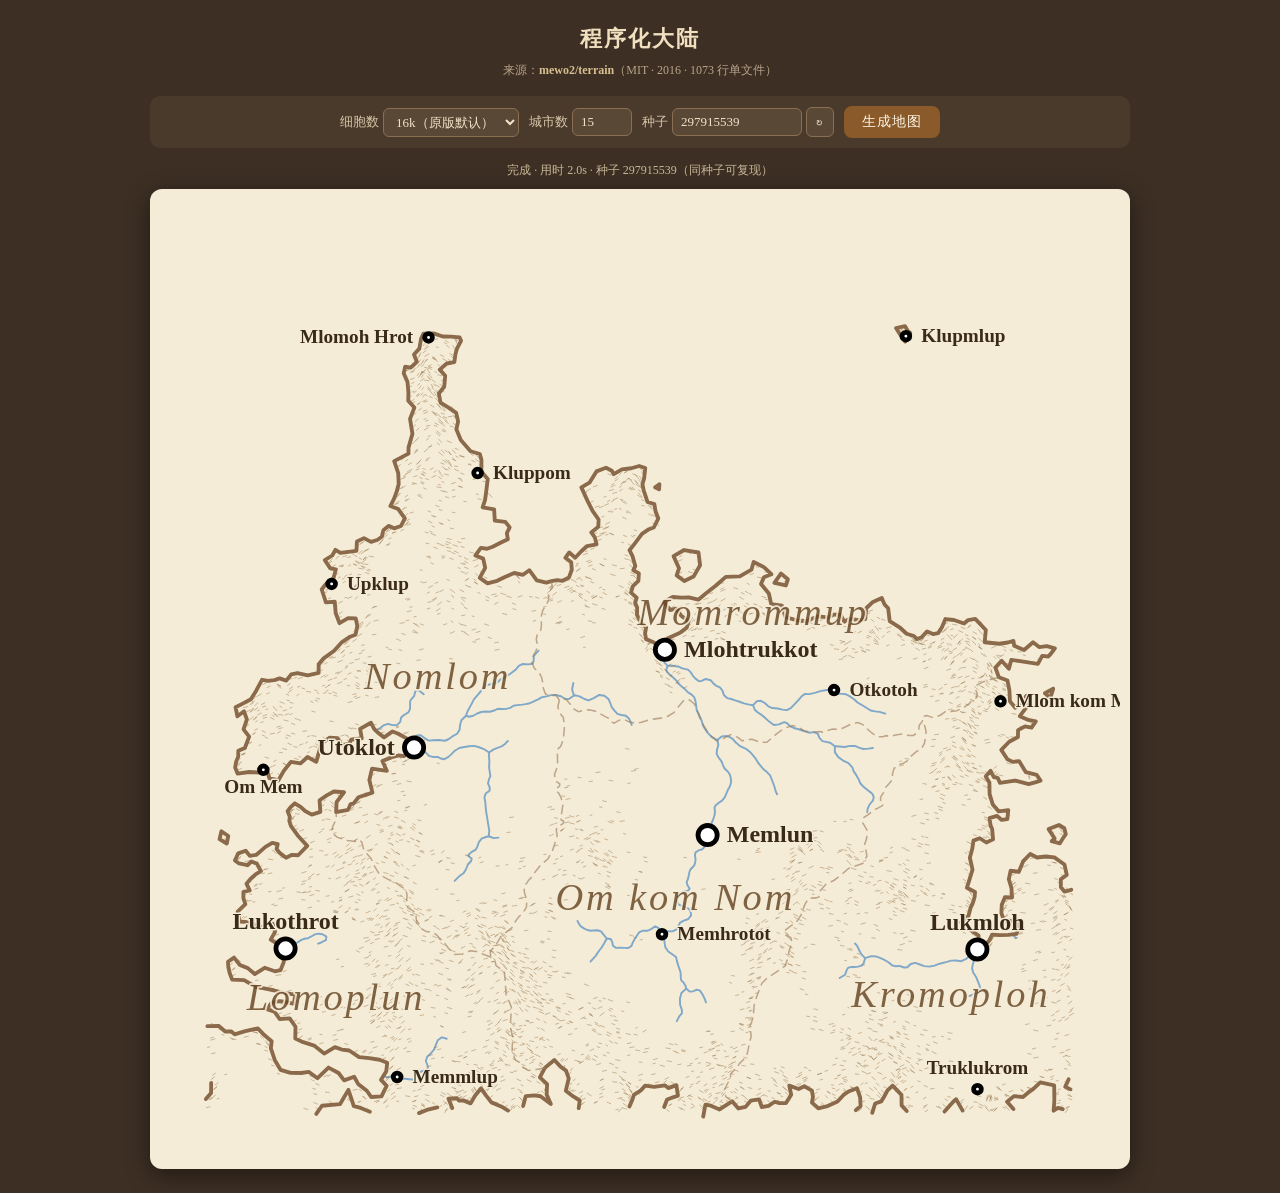
<file: 旧版/terrain-demo-V2无依赖版.html>
<!DOCTYPE html>
<html lang="zh-CN">
<head>
<meta charset="UTF-8">
<meta name="viewport" content="width=device-width, initial-scale=1.0">
<title>mewo2/terrain 程序化大陆</title>
<style>
  * { margin: 0; padding: 0; box-sizing: border-box; }
  body { font-family: 'Georgia', 'Songti SC', serif; background: #3d2f24; color: #e8dcc0; padding: 24px; }
  .wrap { max-width: 980px; margin: 0 auto; }
  h1 { text-align: center; font-size: 22px; color: #f0e0c0; margin-bottom: 6px; letter-spacing: 2px; }
  .sub { text-align: center; font-size: 12px; color: #b8a488; margin-bottom: 16px; line-height: 1.7; }
  .sub b { color: #d8c090; }
  .controls { display: flex; flex-wrap: nowrap; gap: 10px; justify-content: center; align-items: center; margin-bottom: 14px; background: #4a3a2c; border-radius: 10px; padding: 10px 14px; }
  .controls label { font-size: 13px; color: #d8c8a8; }
  .controls select, .controls input { background: #5a4836; color: #f0e4c8; border: 1px solid #8a6f52; border-radius: 6px; padding: 5px 8px; font-size: 13px; font-family: inherit; }
  .controls button { background: #8a5a2a; color: #fff6e6; border: none; border-radius: 8px; padding: 7px 18px; font-size: 14px; cursor: pointer; font-family: inherit; letter-spacing: 1px; }
  .controls button:hover { background: #a06a30; }
  #status { font-size: 12px; color: #c8b898; text-align: center; margin-bottom: 10px; min-height: 16px; }
  .mapbox { background: #f5ecd7; border-radius: 12px; padding: 10px; box-shadow: 0 6px 24px rgba(0,0,0,.45); }
  svg#map { display: block; width: 100%; height: auto; background: #f5ecd7; border-radius: 8px; }
  /* 羊皮纸风样式（mewo2/terrain 原版风格） */
  path.river { fill: none; stroke: #7fa8c9; stroke-width: 2; stroke-linecap: round; stroke-linejoin: round; }
  path.coast { fill: none; stroke: #8a6a4a; stroke-width: 4; stroke-linecap: round; stroke-linejoin: round; }
  path.border { fill: none; stroke: #a08060; stroke-width: 1.6; stroke-dasharray: 10 5; opacity: .65; }
  line.slope { stroke: #9a7b52; opacity: .5; }
  circle.city { fill: #fdf6e3; stroke: #4a3018; stroke-width: 3; }
  text.city { font-family: Georgia, serif; fill: #3a2a18; font-size: 20px; font-weight: bold; paint-order: stroke; stroke: #f5ecd7; stroke-width: 3px; stroke-linejoin: round; }
  text.region { font-family: Georgia, serif; fill: #6a4a28; font-size: 36px; font-style: italic; letter-spacing: 3px; paint-order: stroke; stroke: #f5ecd7; stroke-width: 4px; stroke-linejoin: round; opacity: .85; }
  .note { margin-top: 14px; font-size: 12px; color: #b8a488; line-height: 1.9; background: #4a3a2c; border-radius: 10px; padding: 12px 16px; }
  .note b { color: #e8c890; }
  .controls label { display: inline-flex; align-items: center; gap: 4px; white-space: nowrap; }
  .controls select, .controls input, .controls button { flex-shrink: 0; white-space: nowrap; }
  button.seed-rnd { height: 30px; line-height: 28px; padding: 0 9px; background:#5a4836; color:#f0e4c8; border:1px solid #8a6f52; border-radius:6px; cursor:pointer; font-size:13px; }
  button.seed-rnd:hover { background:#6a5540; }
</style>
</head>
<body>
<div class="wrap">
<h1>程序化大陆</h1>
<p class="sub">来源：<b>mewo2/terrain</b>（MIT · 2016 · 1073 行单文件）</p>
<div class="controls">
  <label>细胞数
    <select id="npts">
      <option value="4096">4k（快）</option>
      <option value="8192">8k（中）</option>
      <option value="16384" selected>16k（原版默认）</option>
    </select>
  </label>
  <label>城市数 <input id="ncities" type="number" value="15" min="4" max="40" style="width:60px"></label>
  <label>种子 <input id="seed" type="text" placeholder="留空 = 随机" style="width:130px"><button type="button" onclick="randomSeed()" title="随机种子" class="seed-rnd">↻</button></label>
  <button onclick="gen()">生成地图</button>
</div>
<div id="status">点击「生成地图」开始</div>
<div class="mapbox"><svg id="map" viewBox="-500 -500 1000 1000" width="960" height="960"></svg></div>
</div>
<script>
/* ============================================================
   原生替代库（替换原版内嵌的 d3 v4.13.0 全量 220KB + js-priority-queue）
   仅提供本演示页用到的 d3 API 子集，行为与 d3 v4 一致。
   体积：约 6KB（含 viridis 色表）；d3.voronoi 由下方 d3-voronoi@1.1.4 单库提供（9KB）。
   ============================================================ */
var d3 = window.d3 = window.d3 || {};
/* ---- 统计工具（等价 d3 v4 的 min/max/mean/quantile/scan/ascending/descending）---- */
function dmin(a) { var m = Infinity; for (var i = 0; i < a.length; i++) if (a[i] < m) m = a[i]; return m; }
function dmax(a) { var m = -Infinity; for (var i = 0; i < a.length; i++) if (a[i] > m) m = a[i]; return m; }
function dmean(a) { var s = 0; for (var i = 0; i < a.length; i++) s += a[i]; return s / a.length; }
function dascending(a, b) { return a < b ? -1 : a > b ? 1 : a >= b ? 0 : NaN; }
function ddescending(a, b) { return b < a ? -1 : b > a ? 1 : b >= a ? 0 : NaN; }
function dquantileSorted(sorted, q) {
  var n = sorted.length;
  if (q <= 0 || n < 2) return sorted[0];
  if (q >= 1) return sorted[n - 1];
  var i = (n - 1) * q, i0 = Math.floor(i);
  return sorted[i0] + (sorted[i0 + 1] - sorted[i0]) * (i - i0);
}
function dscan(values, compare) {
  var n = values.length;
  if (!n) return undefined;
  compare = compare || dascending;
  var i = 0, j = 0, xi, xj = values[j];
  while (++i < n) {
    if (compare(xi = values[i], xj) < 0) { xj = xi; j = i; }
  }
  if (compare(xj, xj) !== 0) return undefined;
  return j;
}
d3.min = dmin; d3.max = dmax; d3.mean = dmean;
d3.ascending = dascending; d3.descending = ddescending;
d3.quantile = dquantileSorted; d3.scan = dscan;

/* ---- SVG path 构造器（等价 d3.path；数字按 JS 默认字符串拼接，与原版一致）---- */
function svgPath() {
  var cmds = [];
  return {
    moveTo: function (x, y) { cmds.push('M' + x + ',' + y); },
    lineTo: function (x, y) { cmds.push('L' + x + ',' + y); },
    closePath: function () { cmds.push('Z'); },
    toString: function () { return cmds.join(''); }
  };
}
d3.path = svgPath;

/* ---- viridis 色（256 色表，取自原版内嵌 d3 v4；本页仅在 visualizeVoronoi 使用）---- */
var viridisHex = "[base64]";
var viridisColors = (function () {
  var arr = [];
  for (var i = 0; i < viridisHex.length; i += 6) {
    var c = parseInt(viridisHex.substr(i, 6), 16);
    arr.push('rgb(' + ((c >> 16) & 255) + ',' + ((c >> 8) & 255) + ',' + (c & 255) + ')');
  }
  return arr;
})();
function viridisColor(t) {
  if (t === undefined || t !== t) t = 0.5;
  t = t < 0 ? 0 : t > 1 ? 1 : t;
  return viridisColors[Math.floor(t * 255)] || viridisColors[255];
}
d3.interpolateViridis = viridisColor;

/* ---- 极简选择集（等价 d3 v4 select/selectAll 的本页用法子集）---- */
function select(sel) {
  if (typeof sel === 'string') return selection([document.querySelector(sel)]);
  return selection(sel && sel.length !== undefined ? Array.prototype.slice.call(sel) : [sel]);
}
function selectAll(sel) {
  return selection(Array.prototype.slice.call(document.querySelectorAll(sel)), document);
}
function selection(nodes, parent) {
  nodes = nodes || [];
  var sel = {
    _parent: parent || null,
    attr: function (name, value) {
      if (value === undefined) return nodes[0] ? nodes[0].getAttribute(name) : null;
      for (var i = 0; i < nodes.length; i++) {
        var v = typeof value === 'function' ? value.call(nodes[i], nodes[i].__datum, i) : value;
        if (v == null) nodes[i].removeAttribute(name); else nodes[i].setAttribute(name, v);
      }
      return sel;
    },
    style: function (name, value) {
      for (var i = 0; i < nodes.length; i++) {
        var v = typeof value === 'function' ? value.call(nodes[i], nodes[i].__datum, i) : value;
        nodes[i].style[name] = v;
      }
      return sel;
    },
    classed: function (name, add) {
      for (var i = 0; i < nodes.length; i++) {
        var cur = (nodes[i].getAttribute('class') || '').split(/\s+/).filter(function (s) { return s; });
        var names = name.split(/\s+/).filter(function (s) { return s; });
        for (var j = 0; j < names.length; j++) {
          var idx = cur.indexOf(names[j]);
          if (add && idx === -1) cur.push(names[j]);
          if (!add && idx !== -1) cur.splice(idx, 1);
        }
        if (cur.length) nodes[i].setAttribute('class', cur.join(' ')); else nodes[i].removeAttribute('class');
      }
      return sel;
    },
    text: function (value) {
      for (var i = 0; i < nodes.length; i++) {
        nodes[i].textContent = typeof value === 'function' ? value.call(nodes[i], nodes[i].__datum, i) : value;
      }
      return sel;
    },
    data: function (data) {
      var parent = sel._parent || (nodes.length && nodes[0].parentNode) || null;
      var enterNodes = [], exitNodes = [];
      for (var i = 0; i < data.length; i++) {
        if (i < nodes.length) nodes[i].__datum = data[i];
        else enterNodes.push({ __parent: parent, __datum: data[i] });
      }
      for (var j = data.length; j < nodes.length; j++) exitNodes.push(nodes[j]);
      sel.__enter = selection(enterNodes);
      sel.__exit = selection(exitNodes);
      return sel;
    },
    enter: function () { return sel.__enter; },
    exit: function () { return sel.__exit; },
    append: function (tag) {
      var ns = 'http://www.w3.org/2000/svg';
      var out = [];
      for (var i = 0; i < nodes.length; i++) {
        var el = document.createElementNS(ns, tag);
        if (nodes[i].__parent) nodes[i].__parent.appendChild(el);
        if (nodes[i].__datum !== undefined) el.__datum = nodes[i].__datum;
        out.push(el);
      }
      return selection(out);
    },
    remove: function () {
      for (var i = 0; i < nodes.length; i++) {
        if (nodes[i].parentNode) nodes[i].parentNode.removeChild(nodes[i]);
      }
      return sel;
    },
    raise: function () {
      for (var i = 0; i < nodes.length; i++) {
        if (nodes[i].parentNode) nodes[i].parentNode.appendChild(nodes[i]);
      }
      return sel;
    },
    selectAll: function (selector) {
      var out = [];
      var host = nodes.length ? nodes[0] : null;
      for (var i = 0; i < nodes.length; i++) {
        var found = nodes[i].querySelectorAll(selector == null ? '*' : selector);
        for (var j = 0; j < found.length; j++) out.push(found[j]);
      }
      return selection(out, host);
    }
  };
  return sel;
}
d3.select = select; d3.selectAll = selectAll;

/* ---- 二叉堆优先队列（复刻 js-priority-queue 的 BinaryHeapStrategy，行为一致）---- */
function PriorityQueue(cfg) {
  cfg = cfg || {};
  var cmp = cfg.comparator || function (a, b) { return (a || 0) - (b || 0); };
  var data = [];
  function swap(a, i, j) { var t = a[i]; a[i] = a[j]; a[j] = t; }
  function bubbleUp(pos) {
    while (pos > 0) {
      var parent = (pos - 1) >> 1;
      if (cmp(data[parent], data[pos]) < 0) break;
      swap(data, parent, pos);
      pos = parent;
    }
  }
  function sinkDown(pos) {
    while (true) {
      var left = 2 * pos + 1, right = 2 * pos + 2, minIndex = pos;
      if (left < data.length && cmp(data[left], data[minIndex]) < 0) minIndex = left;
      if (right < data.length && cmp(data[right], data[minIndex]) < 0) minIndex = right;
      if (minIndex !== pos) { swap(data, minIndex, pos); pos = minIndex; }
      else break;
    }
  }
  return {
    queue: function (value) { data.push(value); bubbleUp(data.length - 1); },
    dequeue: function () {
      var ret = data[0];
      var last = data.pop();
      if (data.length > 0) { data[0] = last; sinkDown(0); }
      return ret;
    },
    get length() { return data.length; }
  };
}

</script>
<script>
// https://d3js.org/d3-voronoi/ v1.1.4 Copyright 2018 Mike Bostock
!function(e,t){"object"==typeof exports&&"undefined"!=typeof module?t(exports):"function"==typeof define&&define.amd?define(["exports"],t):t(e.d3=e.d3||{})}(this,function(e){"use strict";function t(e){return function(){return e}}function n(e){return e[0]}function i(e){return e[1]}function r(){this._=null}function f(e){e.U=e.C=e.L=e.R=e.P=e.N=null}function s(e,t){var n=t,i=t.R,r=n.U;r?r.L===n?r.L=i:r.R=i:e._=i,i.U=r,n.U=i,n.R=i.L,n.R&&(n.R.U=n),i.L=n}function u(e,t){var n=t,i=t.L,r=n.U;r?r.L===n?r.L=i:r.R=i:e._=i,i.U=r,n.U=i,n.L=i.R,n.L&&(n.L.U=n),i.R=n}function l(e){for(;e.L;)e=e.L;return e}function a(e,t,n,i){var r=[null,null],f=q.push(r)-1;return r.left=e,r.right=t,n&&h(r,e,t,n),i&&h(r,t,e,i),A[e.index].halfedges.push(f),A[t.index].halfedges.push(f),r}function o(e,t,n){var i=[t,n];return i.left=e,i}function h(e,t,n,i){e[0]||e[1]?e.left===n?e[1]=i:e[0]=i:(e[0]=i,e.left=t,e.right=n)}function c(e,t,n,i,r){var f,s=e[0],u=e[1],l=s[0],a=s[1],o=0,h=1,c=u[0]-l,d=u[1]-a;if(f=t-l,c||!(f>0)){if(f/=c,c<0){if(f<o)return;f<h&&(h=f)}else if(c>0){if(f>h)return;f>o&&(o=f)}if(f=i-l,c||!(f<0)){if(f/=c,c<0){if(f>h)return;f>o&&(o=f)}else if(c>0){if(f<o)return;f<h&&(h=f)}if(f=n-a,d||!(f>0)){if(f/=d,d<0){if(f<o)return;f<h&&(h=f)}else if(d>0){if(f>h)return;f>o&&(o=f)}if(f=r-a,d||!(f<0)){if(f/=d,d<0){if(f>h)return;f>o&&(o=f)}else if(d>0){if(f<o)return;f<h&&(h=f)}return!(o>0||h<1)||(o>0&&(e[0]=[l+o*c,a+o*d]),h<1&&(e[1]=[l+h*c,a+h*d]),!0)}}}}}function d(e,t,n,i,r){var f=e[1];if(f)return!0;var s,u,l=e[0],a=e.left,o=e.right,h=a[0],c=a[1],d=o[0],v=o[1],g=(h+d)/2,C=(c+v)/2;if(v===c){if(g<t||g>=i)return;if(h>d){if(l){if(l[1]>=r)return}else l=[g,n];f=[g,r]}else{if(l){if(l[1]<n)return}else l=[g,r];f=[g,n]}}else if(u=C-(s=(h-d)/(v-c))*g,s<-1||s>1)if(h>d){if(l){if(l[1]>=r)return}else l=[(n-u)/s,n];f=[(r-u)/s,r]}else{if(l){if(l[1]<n)return}else l=[(r-u)/s,r];f=[(n-u)/s,n]}else if(c<v){if(l){if(l[0]>=i)return}else l=[t,s*t+u];f=[i,s*i+u]}else{if(l){if(l[0]<t)return}else l=[i,s*i+u];f=[t,s*t+u]}return e[0]=l,e[1]=f,!0}function v(e,t){var n=e.site,i=t.left,r=t.right;return n===r&&(r=i,i=n),r?Math.atan2(r[1]-i[1],r[0]-i[0]):(n===i?(i=t[1],r=t[0]):(i=t[0],r=t[1]),Math.atan2(i[0]-r[0],r[1]-i[1]))}function g(e,t){return t[+(t.left!==e.site)]}function C(e,t){return t[+(t.left===e.site)]}r.prototype={constructor:r,insert:function(e,t){var n,i,r;if(e){if(t.P=e,t.N=e.N,e.N&&(e.N.P=t),e.N=t,e.R){for(e=e.R;e.L;)e=e.L;e.L=t}else e.R=t;n=e}else this._?(e=l(this._),t.P=null,t.N=e,e.P=e.L=t,n=e):(t.P=t.N=null,this._=t,n=null);for(t.L=t.R=null,t.U=n,t.C=!0,e=t;n&&n.C;)n===(i=n.U).L?(r=i.R)&&r.C?(n.C=r.C=!1,i.C=!0,e=i):(e===n.R&&(s(this,n),n=(e=n).U),n.C=!1,i.C=!0,u(this,i)):(r=i.L)&&r.C?(n.C=r.C=!1,i.C=!0,e=i):(e===n.L&&(u(this,n),n=(e=n).U),n.C=!1,i.C=!0,s(this,i)),n=e.U;this._.C=!1},remove:function(e){e.N&&(e.N.P=e.P),e.P&&(e.P.N=e.N),e.N=e.P=null;var t,n,i,r=e.U,f=e.L,a=e.R;if(n=f?a?l(a):f:a,r?r.L===e?r.L=n:r.R=n:this._=n,f&&a?(i=n.C,n.C=e.C,n.L=f,f.U=n,n!==a?(r=n.U,n.U=e.U,e=n.R,r.L=e,n.R=a,a.U=n):(n.U=r,r=n,e=n.R)):(i=e.C,e=n),e&&(e.U=r),!i)if(e&&e.C)e.C=!1;else{do{if(e===this._)break;if(e===r.L){if((t=r.R).C&&(t.C=!1,r.C=!0,s(this,r),t=r.R),t.L&&t.L.C||t.R&&t.R.C){t.R&&t.R.C||(t.L.C=!1,t.C=!0,u(this,t),t=r.R),t.C=r.C,r.C=t.R.C=!1,s(this,r),e=this._;break}}else if((t=r.L).C&&(t.C=!1,r.C=!0,u(this,r),t=r.L),t.L&&t.L.C||t.R&&t.R.C){t.L&&t.L.C||(t.R.C=!1,t.C=!0,s(this,t),t=r.L),t.C=r.C,r.C=t.L.C=!1,u(this,r),e=this._;break}t.C=!0,e=r,r=r.U}while(!e.C);e&&(e.C=!1)}}};var p,L=[];function R(){f(this),this.x=this.y=this.arc=this.site=this.cy=null}function y(e){var t=e.P,n=e.N;if(t&&n){var i=t.site,r=e.site,f=n.site;if(i!==f){var s=r[0],u=r[1],l=i[0]-s,a=i[1]-u,o=f[0]-s,h=f[1]-u,c=2*(l*h-a*o);if(!(c>=-z)){var d=l*l+a*a,v=o*o+h*h,g=(h*d-a*v)/c,C=(l*v-o*d)/c,y=L.pop()||new R;y.arc=e,y.site=r,y.x=g+s,y.y=(y.cy=C+u)+Math.sqrt(g*g+C*C),e.circle=y;for(var b=null,M=j._;M;)if(y.y<M.y||y.y===M.y&&y.x<=M.x){if(!M.L){b=M.P;break}M=M.L}else{if(!M.R){b=M;break}M=M.R}j.insert(b,y),b||(p=y)}}}}function b(e){var t=e.circle;t&&(t.P||(p=t.N),j.remove(t),L.push(t),f(t),e.circle=null)}var M=[];function U(){f(this),this.edge=this.site=this.circle=null}function x(e){var t=M.pop()||new U;return t.site=e,t}function N(e){b(e),m.remove(e),M.push(e),f(e)}function P(e){var t=e.circle,n=t.x,i=t.cy,r=[n,i],f=e.P,s=e.N,u=[e];N(e);for(var l=f;l.circle&&Math.abs(n-l.circle.x)<E&&Math.abs(i-l.circle.cy)<E;)f=l.P,u.unshift(l),N(l),l=f;u.unshift(l),b(l);for(var o=s;o.circle&&Math.abs(n-o.circle.x)<E&&Math.abs(i-o.circle.cy)<E;)s=o.N,u.push(o),N(o),o=s;u.push(o),b(o);var c,d=u.length;for(c=1;c<d;++c)o=u[c],l=u[c-1],h(o.edge,l.site,o.site,r);l=u[0],(o=u[d-1]).edge=a(l.site,o.site,null,r),y(l),y(o)}function _(e){for(var t,n,i,r,f=e[0],s=e[1],u=m._;u;)if((i=k(u,s)-f)>E)u=u.L;else{if(!((r=f-w(u,s))>E)){i>-E?(t=u.P,n=u):r>-E?(t=u,n=u.N):t=n=u;break}if(!u.R){t=u;break}u=u.R}!function(e){A[e.index]={site:e,halfedges:[]}}(e);var l=x(e);if(m.insert(t,l),t||n){if(t===n)return b(t),n=x(t.site),m.insert(l,n),l.edge=n.edge=a(t.site,l.site),y(t),void y(n);if(n){b(t),b(n);var o=t.site,c=o[0],d=o[1],v=e[0]-c,g=e[1]-d,C=n.site,p=C[0]-c,L=C[1]-d,R=2*(v*L-g*p),M=v*v+g*g,U=p*p+L*L,N=[(L*M-g*U)/R+c,(v*U-p*M)/R+d];h(n.edge,o,C,N),l.edge=a(o,e,null,N),n.edge=a(e,C,null,N),y(t),y(n)}else l.edge=a(t.site,l.site)}}function k(e,t){var n=e.site,i=n[0],r=n[1],f=r-t;if(!f)return i;var s=e.P;if(!s)return-1/0;var u=(n=s.site)[0],l=n[1],a=l-t;if(!a)return u;var o=u-i,h=1/f-1/a,c=o/a;return h?(-c+Math.sqrt(c*c-2*h*(o*o/(-2*a)-l+a/2+r-f/2)))/h+i:(i+u)/2}function w(e,t){var n=e.N;if(n)return k(n,t);var i=e.site;return i[1]===t?i[0]:1/0}var m,A,j,q,E=1e-6,z=1e-12;function O(e,t){return t[1]-e[1]||t[0]-e[0]}function B(e,t){var n,i,f,s=e.sort(O).pop();for(q=[],A=new Array(e.length),m=new r,j=new r;;)if(f=p,s&&(!f||s[1]<f.y||s[1]===f.y&&s[0]<f.x))s[0]===n&&s[1]===i||(_(s),n=s[0],i=s[1]),s=e.pop();else{if(!f)break;P(f.arc)}if(function(){for(var e,t,n,i,r=0,f=A.length;r<f;++r)if((e=A[r])&&(i=(t=e.halfedges).length)){var s=new Array(i),u=new Array(i);for(n=0;n<i;++n)s[n]=n,u[n]=v(e,q[t[n]]);for(s.sort(function(e,t){return u[t]-u[e]}),n=0;n<i;++n)u[n]=t[s[n]];for(n=0;n<i;++n)t[n]=u[n]}}(),t){var u=+t[0][0],l=+t[0][1],a=+t[1][0],h=+t[1][1];!function(e,t,n,i){for(var r,f=q.length;f--;)d(r=q[f],e,t,n,i)&&c(r,e,t,n,i)&&(Math.abs(r[0][0]-r[1][0])>E||Math.abs(r[0][1]-r[1][1])>E)||delete q[f]}(u,l,a,h),function(e,t,n,i){var r,f,s,u,l,a,h,c,d,v,p,L,R=A.length,y=!0;for(r=0;r<R;++r)if(f=A[r]){for(s=f.site,u=(l=f.halfedges).length;u--;)q[l[u]]||l.splice(u,1);for(u=0,a=l.length;u<a;)p=(v=C(f,q[l[u]]))[0],L=v[1],c=(h=g(f,q[l[++u%a]]))[0],d=h[1],(Math.abs(p-c)>E||Math.abs(L-d)>E)&&(l.splice(u,0,q.push(o(s,v,Math.abs(p-e)<E&&i-L>E?[e,Math.abs(c-e)<E?d:i]:Math.abs(L-i)<E&&n-p>E?[Math.abs(d-i)<E?c:n,i]:Math.abs(p-n)<E&&L-t>E?[n,Math.abs(c-n)<E?d:t]:Math.abs(L-t)<E&&p-e>E?[Math.abs(d-t)<E?c:e,t]:null))-1),++a);a&&(y=!1)}if(y){var b,M,U,x=1/0;for(r=0,y=null;r<R;++r)(f=A[r])&&(U=(b=(s=f.site)[0]-e)*b+(M=s[1]-t)*M)<x&&(x=U,y=f);if(y){var N=[e,t],P=[e,i],_=[n,i],k=[n,t];y.halfedges.push(q.push(o(s=y.site,N,P))-1,q.push(o(s,P,_))-1,q.push(o(s,_,k))-1,q.push(o(s,k,N))-1)}}for(r=0;r<R;++r)(f=A[r])&&(f.halfedges.length||delete A[r])}(u,l,a,h)}this.edges=q,this.cells=A,m=j=q=A=null}B.prototype={constructor:B,polygons:function(){var e=this.edges;return this.cells.map(function(t){var n=t.halfedges.map(function(n){return g(t,e[n])});return n.data=t.site.data,n})},triangles:function(){var e=[],t=this.edges;return this.cells.forEach(function(n,i){if(f=(r=n.halfedges).length)for(var r,f,s,u,l,a,o=n.site,h=-1,c=t[r[f-1]],d=c.left===o?c.right:c.left;++h<f;)s=d,d=(c=t[r[h]]).left===o?c.right:c.left,s&&d&&i<s.index&&i<d.index&&(l=s,a=d,((u=o)[0]-a[0])*(l[1]-u[1])-(u[0]-l[0])*(a[1]-u[1])<0)&&e.push([o.data,s.data,d.data])}),e},links:function(){return this.edges.filter(function(e){return e.right}).map(function(e){return{source:e.left.data,target:e.right.data}})},find:function(e,t,n){for(var i,r,f=this,s=f._found||0,u=f.cells.length;!(r=f.cells[s]);)if(++s>=u)return null;var l=e-r.site[0],a=t-r.site[1],o=l*l+a*a;do{r=f.cells[i=s],s=null,r.halfedges.forEach(function(n){var i=f.edges[n],u=i.left;if(u!==r.site&&u||(u=i.right)){var l=e-u[0],a=t-u[1],h=l*l+a*a;h<o&&(o=h,s=u.index)}})}while(null!==s);return f._found=i,null==n||o<=n*n?r.site:null}},e.voronoi=function(){var e=n,r=i,f=null;function s(t){return new B(t.map(function(n,i){var f=[Math.round(e(n,i,t)/E)*E,Math.round(r(n,i,t)/E)*E];return f.index=i,f.data=n,f}),f)}return s.polygons=function(e){return s(e).polygons()},s.links=function(e){return s(e).links()},s.triangles=function(e){return s(e).triangles()},s.x=function(n){return arguments.length?(e="function"==typeof n?n:t(+n),s):e},s.y=function(e){return arguments.length?(r="function"==typeof e?e:t(+e),s):r},s.extent=function(e){return arguments.length?(f=null==e?null:[[+e[0][0],+e[0][1]],[+e[1][0],+e[1][1]]],s):f&&[[f[0][0],f[0][1]],[f[1][0],f[1][1]]]},s.size=function(e){return arguments.length?(f=null==e?null:[[0,0],[+e[0],+e[1]]],s):f&&[f[1][0]-f[0][0],f[1][1]-f[0][1]]},s},Object.defineProperty(e,"__esModule",{value:!0})});
</script>
<script>
function shuffled(list) {
    var newlist = [];
    for (var i = 0; i < list.length; i++) {
        newlist.push(list[i]);
    }
    for (var i = list.length - 1; i > 0; i--) {
        var tmp = newlist[i];
        var j = randrange(i);
        newlist[i] = newlist[j];
        newlist[j] = tmp;
    }
    return newlist;
}

function choose(list, exponent) {
    exponent = exponent || 1;
    return list[Math.floor(Math.pow(Math.random(), exponent) * list.length)];
}

function randrange(lo, hi) {
    if (hi == undefined) {
        hi = lo;
        lo = 0;
    }
    return Math.floor(Math.random() * (hi - lo)) + lo;
}

function join(list, sep) {
    if (list.length == 0) return '';
    sep = sep || '';
    var s = list[0];
    for (var i = 1; i < list.length; i++) {
        s += sep;
        s += list[i];
    }
    return s;
}

function capitalize(word) {
    return word[0].toUpperCase() + word.slice(1);
}

function spell(lang, syll) {
    if (lang.noortho) return syll;
    var s = '';
    for (var i = 0; i < syll.length; i++) {
        var c = syll[i];
        s += lang.cortho[c] || lang.vortho[c] || defaultOrtho[c] || c;
    }
    return s;
}

function makeSyllable(lang) {
    while (true) {
        var syll = "";
        for (var i = 0; i < lang.structure.length; i++) {
            var ptype = lang.structure[i];
            if (lang.structure[i+1] == '?') {
                i++;
                if (Math.random() < 0.5) {
                    continue;
                }
            }
            syll += choose(lang.phonemes[ptype], lang.exponent);
        }
        var bad = false;
        for (var i = 0; i < lang.restricts.length; i++) {
            if (lang.restricts[i].test(syll)) {
                bad = true;
                break;
            }
        }
        if (bad) continue;
        return spell(lang, syll);
    }
}

function getMorpheme(lang, key) {
    if (lang.nomorph) {
        return makeSyllable(lang);
    }
    key = key || '';
    var list = lang.morphemes[key] || [];
    var extras = 10;
    if (key) extras = 1;
    while (true) {
        var n = randrange(list.length + extras);
        if (list[n]) return list[n];
        var morph = makeSyllable(lang);
        var bad = false;
        for (var k in lang.morphemes) {
            if (lang.morphemes[k].includes(morph)) {
                bad = true;
                break;
            }
        }
        if (bad) continue;
        list.push(morph);
        lang.morphemes[key] = list;
        return morph;
    }
}

function makeWord(lang, key) {
    var nsylls = randrange(lang.minsyll, lang.maxsyll + 1);
    var w = '';
    var keys = [];
    keys[randrange(nsylls)] = key;
    for (var i = 0; i < nsylls; i++) {
        w += getMorpheme(lang, keys[i]);
    }
    return w;
}

function getWord(lang, key) {
    key = key || '';
    var ws = lang.words[key] || [];
    var extras = 3;
    if (key) extras = 2;
    while (true) {
        var n = randrange(ws.length + extras);
        var w = ws[n];
        if (w) {
            return w;
        }
        w = makeWord(lang, key);
        var bad = false;
        for (var k in lang.words) {
            if (lang.words[k].includes(w)) {
                bad = true;
                break;
            }
        }
        if (bad) continue;
        ws.push(w);
        lang.words[key] = ws;
        return w;
    }
}
function makeName(lang, key) {
    key = key || '';
    lang.genitive = lang.genitive || getMorpheme(lang, 'of');
    lang.definite = lang.definite || getMorpheme(lang, 'the');
    while (true) {
        var name = null;
        if (Math.random() < 0.5) {
            name = capitalize(getWord(lang, key));
        } else {
            var w1 = capitalize(getWord(lang, Math.random() < 0.6 ? key : ''));
            var w2 = capitalize(getWord(lang, Math.random() < 0.6 ? key : ''));
            if (w1 == w2) continue;
            if (Math.random() > 0.5) {
                name = join([w1, w2], lang.joiner);
            } else {
                name = join([w1, lang.genitive, w2], lang.joiner);
            }
        }
        if (Math.random() < 0.1) {
            name = join([lang.definite, name], lang.joiner);
        }

        if ((name.length < lang.minchar) || (name.length > lang.maxchar)) continue;
        var used = false;
        for (var i = 0; i < lang.names.length; i++) {
            var name2 = lang.names[i];
            if ((name.indexOf(name2) != -1) || (name2.indexOf(name) != -1)) {
                used = true;
                break;
            }
        }
        if (used) continue;
        lang.names.push(name);
        return name;
    }
}

function makeBasicLanguage() {
    return {
        phonemes: {
            C: "ptkmnls",
            V: "aeiou",
            S: "s",
            F: "mn",
            L: "rl"
        },
        structure: "CVC",
        exponent: 2,
        restricts: [],
        cortho: {},
        vortho: {},
        noortho: true,
        nomorph: true,
        nowordpool: true,
        minsyll: 1,
        maxsyll: 1,
        morphemes: {},
        words: {},
        names: [],
        joiner: ' ',
        maxchar: 12,
        minchar: 5
    };
}

function makeOrthoLanguage() {
    var lang = makeBasicLanguage();
    lang.noortho = false;
    return lang;
}

function makeRandomLanguage() {
    var lang = makeBasicLanguage();
    lang.noortho = false;
    lang.nomorph = false;
    lang.nowordpool = false;
    lang.phonemes.C = shuffled(choose(consets, 2).C);
    lang.phonemes.V = shuffled(choose(vowsets, 2).V);
    lang.phonemes.L = shuffled(choose(lsets, 2).L);
    lang.phonemes.S = shuffled(choose(ssets, 2).S);
    lang.phonemes.F = shuffled(choose(fsets, 2).F);
    lang.structure = choose(syllstructs);
    lang.restricts = ressets[2].res;
    lang.cortho = choose(corthsets, 2).orth;
    lang.vortho = choose(vorthsets, 2).orth;
    lang.minsyll = randrange(1, 3);
    if (lang.structure.length < 3) lang.minsyll++;
    lang.maxsyll = randrange(lang.minsyll + 1, 7);
    lang.joiner = choose('   -');
    return lang;
}
var defaultOrtho = {
    'ʃ': 'sh',
    'ʒ': 'zh',
    'ʧ': 'ch',
    'ʤ': 'j',
    'ŋ': 'ng',
    'j': 'y',
    'x': 'kh',
    'ɣ': 'gh',
    'ʔ': '‘',
    A: "á",
    E: "é",
    I: "í",
    O: "ó",
    U: "ú"
};

var corthsets = [
    {
        name: "Default",
        orth: {}
    },
    {
        name: "Slavic",
        orth: {
            'ʃ': 'š',
            'ʒ': 'ž',
            'ʧ': 'č',
            'ʤ': 'ǧ',
            'j': 'j'
        }
    },
    {
        name: "German",
        orth: {
            'ʃ': 'sch',
            'ʒ': 'zh',
            'ʧ': 'tsch',
            'ʤ': 'dz',
            'j': 'j',
            'x': 'ch'
        }
    },
    {
        name: "French",
        orth: {
            'ʃ': 'ch',
            'ʒ': 'j',
            'ʧ': 'tch',
            'ʤ': 'dj',
            'x': 'kh'
        }
    },
    {
        name: "Chinese (pinyin)",
        orth: {
            'ʃ': 'x',
            'ʧ': 'q',
            'ʤ': 'j',
        }
    }
];

var vorthsets = [
    {
        name: "Ácutes",
        orth: {}
    },
    {
        name: "Ümlauts",
        orth: {
            A: "ä",
            E: "ë",
            I: "ï",
            O: "ö",
            U: "ü"
        }
    },
    {
        name: "Welsh",
        orth: {
            A: "â",
            E: "ê",
            I: "y",
            O: "ô",
            U: "w"
        }
    },
    {
        name: "Diphthongs",
        orth: {
            A: "au",
            E: "ei",
            I: "ie",
            O: "ou",
            U: "oo"
        }
    },
    {
        name: "Doubles",
        orth: {
            A: "aa",
            E: "ee",
            I: "ii",
            O: "oo",
            U: "uu"
        }
    }
];

var consets = [
    {
        name: "Minimal",
        C: "ptkmnls"
    },
    {
        name: "English-ish",
        C: "ptkbdgmnlrsʃzʒʧ"
    },
    {
        name: "Pirahã (very simple)",
        C: "ptkmnh"
    },
    {
        name: "Hawaiian-ish",
        C: "hklmnpwʔ"
    },
    {
        name: "Greenlandic-ish",
        C: "ptkqvsgrmnŋlj"
    },
    {
        name: "Arabic-ish",
        C: "tksʃdbqɣxmnlrwj"
    },
    {
        name: "Arabic-lite",
        C: "tkdgmnsʃ"
    },
    {
        name: "English-lite",
        C: "ptkbdgmnszʒʧhjw"
    }
];

var ssets = [
    {
        name: "Just s",
        S: "s"
    },
    {
        name: "s ʃ",
        S: "sʃ"
    },
    {
        name: "s ʃ f",
        S: "sʃf"
    }
];

var lsets = [
    {
        name: "r l",
        L: "rl"
    },
    {
        name: "Just r",
        L: "r"
    },
    {
        name: "Just l",
        L: "l"
    },
    {
        name: "w j",
        L: "wj"
    },
    {
        name: "r l w j",
        L: "rlwj"
    }
];

var fsets = [
    {
        name: "m n",
        F: "mn"
    },
    {
        name: "s k",
        F: "sk"
    },
    {
        name: "m n ŋ",
        F: "mnŋ"
    },
    {
        name: "s ʃ z ʒ",
        F: "sʃzʒ"
    }
];

var vowsets = [
    {
        name: "Standard 5-vowel",
        V: "aeiou"
    },
    {
        name: "3-vowel a i u",
        V: "aiu"
    },
    {
        name: "Extra A E I",
        V: "aeiouAEI"
    },
    {
        name: "Extra U",
        V: "aeiouU"
    },
    {
        name: "5-vowel a i u A I",
        V: "aiuAI"
    },
    {
        name: "3-vowel e o u",
        V: "eou"
    },
    {
        name: "Extra A O U",
        V: "aeiouAOU"
    }
];

var syllstructs = [
    "CVC",
    "CVV?C",
    "CVVC?", "CVC?", "CV", "VC", "CVF", "C?VC", "CVF?",
    "CL?VC", "CL?VF", "S?CVC", "S?CVF", "S?CVC?",
    "C?VF", "C?VC?", "C?VF?", "C?L?VC", "VC",
    "CVL?C?", "C?VL?C", "C?VLC?"];

var ressets = [
    {
        name: "None",
        res: []
    },
    {
        name: "Double sounds",
        res: [/(.)\1/]
    },
    {
        name: "Doubles and hard clusters",
        res: [/[sʃf][sʃ]/, /(.)\1/, /[rl][rl]/]
    }
];


</script>
<script>
"use strict";

function runif(lo, hi) {
    return lo + Math.random() * (hi - lo);
}

var rnorm = (function () {
    var z2 = null;
    function rnorm() {
        if (z2 != null) {
            var tmp = z2;
            z2 = null;
            return tmp;
        }
        var x1 = 0;
        var x2 = 0;
        var w = 2.0;
        while (w >= 1) {
            x1 = runif(-1, 1);
            x2 = runif(-1, 1);
            w = x1 * x1 + x2 * x2;
        }
        w = Math.sqrt(-2 * Math.log(w) / w);
        z2 = x2 * w;
        return x1 * w;
    }
    return rnorm;
})();

function randomVector(scale) {
    return [scale * rnorm(), scale * rnorm()];
}

var defaultExtent = {
    width: 1,
    height: 1
};

function generatePoints(n, extent) {
    extent = extent || defaultExtent;
    var pts = [];
    for (var i = 0; i < n; i++) {
        pts.push([(Math.random() - 0.5) * extent.width, (Math.random() - 0.5) * extent.height]);
    }
    return pts;
}

function centroid(pts) {
    var x = 0;
    var y = 0;
    for (var i = 0; i < pts.length; i++) {
        x += pts[i][0];
        y += pts[i][1];
    }
    return [x/pts.length, y/pts.length];
}

function improvePoints(pts, n, extent) {
    n = n || 1;
    extent = extent || defaultExtent;
    for (var i = 0; i < n; i++) {
        pts = voronoi(pts, extent)
            .polygons(pts)
            .map(centroid);
    }
    return pts;
}

function generateGoodPoints(n, extent) {
    extent = extent || defaultExtent;
    var pts = generatePoints(n, extent);
    pts = pts.sort(function (a, b) {
        return a[0] - b[0];
    });
    return improvePoints(pts, 1, extent);
}

function voronoi(pts, extent) {
    extent = extent || defaultExtent;
    var w = extent.width/2;
    var h = extent.height/2;
    return d3.voronoi().extent([[-w, -h], [w, h]])(pts);
}

function makeMesh(pts, extent) {
    extent = extent || defaultExtent;
    var vor = voronoi(pts, extent);
    var vxs = [];
    var vxids = {};
    var adj = [];
    var edges = [];
    var tris = [];
    for (var i = 0; i < vor.edges.length; i++) {
        var e = vor.edges[i];
        if (e == undefined) continue;
        var e0 = vxids[e[0]];
        var e1 = vxids[e[1]];
        if (e0 == undefined) {
            e0 = vxs.length;
            vxids[e[0]] = e0;
            vxs.push(e[0]);
        }
        if (e1 == undefined) {
            e1 = vxs.length;
            vxids[e[1]] = e1;
            vxs.push(e[1]);
        }
        adj[e0] = adj[e0] || [];
        adj[e0].push(e1);
        adj[e1] = adj[e1] || [];
        adj[e1].push(e0);
        edges.push([e0, e1, e.left, e.right]);
        tris[e0] = tris[e0] || [];
        if (!tris[e0].includes(e.left)) tris[e0].push(e.left);
        if (e.right && !tris[e0].includes(e.right)) tris[e0].push(e.right);
        tris[e1] = tris[e1] || [];
        if (!tris[e1].includes(e.left)) tris[e1].push(e.left);
        if (e.right && !tris[e1].includes(e.right)) tris[e1].push(e.right);
    }

    var mesh = {
        pts: pts,
        vor: vor,
        vxs: vxs,
        adj: adj,
        tris: tris,
        edges: edges,
        extent: extent
    }
    mesh.map = function (f) {
        var mapped = vxs.map(f);
        mapped.mesh = mesh;
        return mapped;
    }
    return mesh;
}



function generateGoodMesh(n, extent) {
    extent = extent || defaultExtent;
    var pts = generateGoodPoints(n, extent);
    return makeMesh(pts, extent);
}
function isedge(mesh, i) {
    return (mesh.adj[i].length < 3);
}

function isnearedge(mesh, i) {
    var x = mesh.vxs[i][0];
    var y = mesh.vxs[i][1];
    var w = mesh.extent.width;
    var h = mesh.extent.height;
    return x < -0.45 * w || x > 0.45 * w || y < -0.45 * h || y > 0.45 * h;
}

function neighbours(mesh, i) {
    var onbs = mesh.adj[i];
    var nbs = [];
    for (var i = 0; i < onbs.length; i++) {
        nbs.push(onbs[i]);
    }
    return nbs;
}

function distance(mesh, i, j) {
    var p = mesh.vxs[i];
    var q = mesh.vxs[j];
    return Math.sqrt((p[0] - q[0]) * (p[0] - q[0]) + (p[1] - q[1]) * (p[1] - q[1]));
}

function quantile(h, q) {
    var sortedh = [];
    for (var i = 0; i < h.length; i++) {
        sortedh[i] = h[i];
    }
    sortedh.sort(d3.ascending);
    return d3.quantile(sortedh, q);
}

function zero(mesh) {
    var z = [];
    for (var i = 0; i < mesh.vxs.length; i++) {
        z[i] = 0;
    }
    z.mesh = mesh;
    return z;
}

function slope(mesh, direction) {
    return mesh.map(function (x) {
        return x[0] * direction[0] + x[1] * direction[1];
    });
}

function cone(mesh, slope) {
    return mesh.map(function (x) {
        return Math.pow(x[0] * x[0] + x[1] * x[1], 0.5) * slope;
    });
}

function map(h, f) {
    var newh = h.map(f);
    newh.mesh = h.mesh;
    return newh;
}

function normalize(h) {
    var lo = d3.min(h);
    var hi = d3.max(h);
    return map(h, function (x) {return (x - lo) / (hi - lo)});
}

function peaky(h) {
    return map(normalize(h), Math.sqrt);
}

function add() {
    var n = arguments[0].length;
    var newvals = zero(arguments[0].mesh);
    for (var i = 0; i < n; i++) {
        for (var j = 0; j < arguments.length; j++) {
            newvals[i] += arguments[j][i];
        }
    }
    return newvals;
}

function mountains(mesh, n, r) {
    r = r || 0.05;
    var mounts = [];
    for (var i = 0; i < n; i++) {
        mounts.push([mesh.extent.width * (Math.random() - 0.5), mesh.extent.height * (Math.random() - 0.5)]);
    }
    var newvals = zero(mesh);
    for (var i = 0; i < mesh.vxs.length; i++) {
        var p = mesh.vxs[i];
        for (var j = 0; j < n; j++) {
            var m = mounts[j];
            newvals[i] += Math.pow(Math.exp(-((p[0] - m[0]) * (p[0] - m[0]) + (p[1] - m[1]) * (p[1] - m[1])) / (2 * r * r)), 2);
        }
    }
    return newvals;
}

function relax(h) {
    var newh = zero(h.mesh);
    for (var i = 0; i < h.length; i++) {
        var nbs = neighbours(h.mesh, i);
        if (nbs.length < 3) {
            newh[i] = 0;
            continue;
        }
        newh[i] = d3.mean(nbs.map(function (j) {return h[j]}));
    }
    return newh;
}

function downhill(h) {
    if (h.downhill) return h.downhill;
    function downfrom(i) {
        if (isedge(h.mesh, i)) return -2;
        var best = -1;
        var besth = h[i];
        var nbs = neighbours(h.mesh, i);
        for (var j = 0; j < nbs.length; j++) {
            if (h[nbs[j]] < besth) {
                besth = h[nbs[j]];
                best = nbs[j];
            }
        }
        return best;
    }
    var downs = [];
    for (var i = 0; i < h.length; i++) {
        downs[i] = downfrom(i);
    }
    h.downhill = downs;
    return downs;
}

function findSinks(h) {
    var dh = downhill(h);
    var sinks = [];
    for (var i = 0; i < dh.length; i++) {
        var node = i;
        while (true) {
            if (isedge(h.mesh, node)) {
                sinks[i] = -2;
                break;
            }
            if (dh[node] == -1) {
                sinks[i] = node;
                break;
            }
            node = dh[node];
        }
    }
}

function fillSinks(h, epsilon) {
    epsilon = epsilon || 1e-5;
    var infinity = 999999;
    var newh = zero(h.mesh);
    for (var i = 0; i < h.length; i++) {
        if (isnearedge(h.mesh, i)) {
            newh[i] = h[i];
        } else {
            newh[i] = infinity;
        }
    }
    while (true) {
        var changed = false;
        for (var i = 0; i < h.length; i++) {
            if (newh[i] == h[i]) continue;
            var nbs = neighbours(h.mesh, i);
            for (var j = 0; j < nbs.length; j++) {
                if (h[i] >= newh[nbs[j]] + epsilon) {
                    newh[i] = h[i];
                    changed = true;
                    break;
                }
                var oh = newh[nbs[j]] + epsilon;
                if ((newh[i] > oh) && (oh > h[i])) {
                    newh[i] = oh;
                    changed = true;
                }
            }
        }
        if (!changed) return newh;
    }
}

function getFlux(h) {
    var dh = downhill(h);
    var idxs = [];
    var flux = zero(h.mesh); 
    for (var i = 0; i < h.length; i++) {
        idxs[i] = i;
        flux[i] = 1/h.length;
    }
    idxs.sort(function (a, b) {
        return h[b] - h[a];
    });
    for (var i = 0; i < h.length; i++) {
        var j = idxs[i];
        if (dh[j] >= 0) {
            flux[dh[j]] += flux[j];
        }
    }
    return flux;
}

function getSlope(h) {
    var dh = downhill(h);
    var slope = zero(h.mesh);
    for (var i = 0; i < h.length; i++) {
        var s = trislope(h, i);
        slope[i] = Math.sqrt(s[0] * s[0] + s[1] * s[1]);
        continue;
        if (dh[i] < 0) {
            slope[i] = 0;
        } else {
            slope[i] = (h[i] - h[dh[i]]) / distance(h.mesh, i, dh[i]);
        }
    }
    return slope;
}

function erosionRate(h) {
    var flux = getFlux(h);
    var slope = getSlope(h);
    var newh = zero(h.mesh);
    for (var i = 0; i < h.length; i++) {
        var river = Math.sqrt(flux[i]) * slope[i];
        var creep = slope[i] * slope[i];
        var total = 1000 * river + creep;
        total = total > 200 ? 200 : total;
        newh[i] = total;
    }
    return newh;
}

function erode(h, amount) {
    var er = erosionRate(h);
    var newh = zero(h.mesh);
    var maxr = d3.max(er);
    for (var i = 0; i < h.length; i++) {
        newh[i] = h[i] - amount * (er[i] / maxr);
    }
    return newh;
}

function doErosion(h, amount, n) {
    n = n || 1;
    h = fillSinks(h);
    for (var i = 0; i < n; i++) {
        h = erode(h, amount);
        h = fillSinks(h);
    }
    return h;
}

function setSeaLevel(h, q) {
    var newh = zero(h.mesh);
    var delta = quantile(h, q);
    for (var i = 0; i < h.length; i++) {
        newh[i] = h[i] - delta;
    }
    return newh;
}

function cleanCoast(h, iters) {
    for (var iter = 0; iter < iters; iter++) {
        var changed = 0;
        var newh = zero(h.mesh);
        for (var i = 0; i < h.length; i++) {
            newh[i] = h[i];
            var nbs = neighbours(h.mesh, i);
            if (h[i] <= 0 || nbs.length != 3) continue;
            var count = 0;
            var best = -999999;
            for (var j = 0; j < nbs.length; j++) {
                if (h[nbs[j]] > 0) {
                    count++;
                } else if (h[nbs[j]] > best) {
                    best = h[nbs[j]];    
                }
            }
            if (count > 1) continue;
            newh[i] = best / 2;
            changed++;
        }
        h = newh;
        newh = zero(h.mesh);
        for (var i = 0; i < h.length; i++) {
            newh[i] = h[i];
            var nbs = neighbours(h.mesh, i);
            if (h[i] > 0 || nbs.length != 3) continue;
            var count = 0;
            var best = 999999;
            for (var j = 0; j < nbs.length; j++) {
                if (h[nbs[j]] <= 0) {
                    count++;
                } else if (h[nbs[j]] < best) {
                    best = h[nbs[j]];
                }
            }
            if (count > 1) continue;
            newh[i] = best / 2;
            changed++;
        }
        h = newh;
    }
    return h;
}

function trislope(h, i) {
    var nbs = neighbours(h.mesh, i);
    if (nbs.length != 3) return [0,0];
    var p0 = h.mesh.vxs[nbs[0]];
    var p1 = h.mesh.vxs[nbs[1]];
    var p2 = h.mesh.vxs[nbs[2]];

    var x1 = p1[0] - p0[0];
    var x2 = p2[0] - p0[0];
    var y1 = p1[1] - p0[1];
    var y2 = p2[1] - p0[1];

    var det = x1 * y2 - x2 * y1;
    var h1 = h[nbs[1]] - h[nbs[0]];
    var h2 = h[nbs[2]] - h[nbs[0]];

    return [(y2 * h1 - y1 * h2) / det,
            (-x2 * h1 + x1 * h2) / det];
}

function cityScore(h, cities) {
    var score = map(getFlux(h), Math.sqrt);
    for (var i = 0; i < h.length; i++) {
        if (h[i] <= 0 || isnearedge(h.mesh, i)) {
            score[i] = -999999;
            continue;
        }
        score[i] += 0.01 / (1e-9 + Math.abs(h.mesh.vxs[i][0]) - h.mesh.extent.width/2)
        score[i] += 0.01 / (1e-9 + Math.abs(h.mesh.vxs[i][1]) - h.mesh.extent.height/2)
        for (var j = 0; j < cities.length; j++) {
            score[i] -= 0.02 / (distance(h.mesh, cities[j], i) + 1e-9);
        }
    }
    return score;
}
function placeCity(render) {
    render.cities = render.cities || [];
    var score = cityScore(render.h, render.cities);
    var newcity = d3.scan(score, d3.descending);
    render.cities.push(newcity);
}

function placeCities(render) {
    var params = render.params;
    var h = render.h;
    var n = params.ncities;
    for (var i = 0; i < n; i++) {
        placeCity(render);
    }
}

function contour(h, level) {
    level = level || 0;
    var edges = [];
    for (var i = 0; i < h.mesh.edges.length; i++) {
        var e = h.mesh.edges[i];
        if (e[3] == undefined) continue;
        if (isnearedge(h.mesh, e[0]) || isnearedge(h.mesh, e[1])) continue;
        if ((h[e[0]] > level && h[e[1]] <= level) ||
            (h[e[1]] > level && h[e[0]] <= level)) {
            edges.push([e[2], e[3]]);
        }
    }
    return mergeSegments(edges);
}

function getRivers(h, limit) {
    var dh = downhill(h);
    var flux = getFlux(h);
    var links = [];
    var above = 0;
    for (var i = 0; i < h.length; i++) {
        if (h[i] > 0) above++;
    }
    limit *= above / h.length;
    for (var i = 0; i < dh.length; i++) {
        if (isnearedge(h.mesh, i)) continue;
        if (flux[i] > limit && h[i] > 0 && dh[i] >= 0) {
            var up = h.mesh.vxs[i];
            var down = h.mesh.vxs[dh[i]];
            if (h[dh[i]] > 0) {
                links.push([up, down]);
            } else {
                links.push([up, [(up[0] + down[0])/2, (up[1] + down[1])/2]]);
            }
        }
    }
    return mergeSegments(links).map(relaxPath);
}

function getTerritories(render) {
    var h = render.h;
    var cities = render.cities;
    var n = render.params.nterrs;
    if (n > render.cities.length) n = render.cities.length;
    var flux = getFlux(h);
    var terr = [];
    var queue = new PriorityQueue({comparator: function (a, b) {return a.score - b.score}});
    function weight(u, v) {
        var horiz = distance(h.mesh, u, v);
        var vert = h[v] - h[u];
        if (vert > 0) vert /= 10;
        var diff = 1 + 0.25 * Math.pow(vert/horiz, 2);
        diff += 100 * Math.sqrt(flux[u]);
        if (h[u] <= 0) diff = 100;
        if ((h[u] > 0) != (h[v] > 0)) return 1000;
        return horiz * diff;
    }
    for (var i = 0; i < n; i++) {
        terr[cities[i]] = cities[i];
        var nbs = neighbours(h.mesh, cities[i]);
        for (var j = 0; j < nbs.length; j++) {
            queue.queue({
                score: weight(cities[i], nbs[j]),
                city: cities[i],
                vx: nbs[j]
            });
        }
    }
    while (queue.length) {
        var u = queue.dequeue();
        if (terr[u.vx] != undefined) continue;
        terr[u.vx] = u.city;
        var nbs = neighbours(h.mesh, u.vx);
        for (var i = 0; i < nbs.length; i++) {
            var v = nbs[i];
            if (terr[v] != undefined) continue;
            var newdist = weight(u.vx, v);
            queue.queue({
                score: u.score + newdist,
                city: u.city,
                vx: v
            });
        }
    }
    terr.mesh = h.mesh;
    return terr;
}

function getBorders(render) {
    var terr = render.terr;
    var h = render.h;
    var edges = [];
    for (var i = 0; i < terr.mesh.edges.length; i++) {
        var e = terr.mesh.edges[i];
        if (e[3] == undefined) continue;
        if (isnearedge(terr.mesh, e[0]) || isnearedge(terr.mesh, e[1])) continue;
        if (h[e[0]] < 0 || h[e[1]] < 0) continue;
        if (terr[e[0]] != terr[e[1]]) {
            edges.push([e[2], e[3]]);
        }
    }
    return mergeSegments(edges).map(relaxPath);
}

function mergeSegments(segs) {
    var adj = {};
    for (var i = 0; i < segs.length; i++) {
        var seg = segs[i];
        var a0 = adj[seg[0]] || [];
        var a1 = adj[seg[1]] || [];
        a0.push(seg[1]);
        a1.push(seg[0]);
        adj[seg[0]] = a0;
        adj[seg[1]] = a1;
    }
    var done = [];
    var paths = [];
    var path = null;
    while (true) {
        if (path == null) {
            for (var i = 0; i < segs.length; i++) {
                if (done[i]) continue;
                done[i] = true;
                path = [segs[i][0], segs[i][1]];
                break;
            }
            if (path == null) break;
        }
        var changed = false;
        for (var i = 0; i < segs.length; i++) {
            if (done[i]) continue;
            if (adj[path[0]].length == 2 && segs[i][0] == path[0]) {
                path.unshift(segs[i][1]);
            } else if (adj[path[0]].length == 2 && segs[i][1] == path[0]) {
                path.unshift(segs[i][0]);
            } else if (adj[path[path.length - 1]].length == 2 && segs[i][0] == path[path.length - 1]) {
                path.push(segs[i][1]);
            } else if (adj[path[path.length - 1]].length == 2 && segs[i][1] == path[path.length - 1]) {
                path.push(segs[i][0]);
            } else {
                continue;
            }
            done[i] = true;
            changed = true;
            break;
        }
        if (!changed) {
            paths.push(path);
            path = null;
        }
    }
    return paths;
}

function relaxPath(path) {
    var newpath = [path[0]];
    for (var i = 1; i < path.length - 1; i++) {
        var newpt = [0.25 * path[i-1][0] + 0.5 * path[i][0] + 0.25 * path[i+1][0],
                     0.25 * path[i-1][1] + 0.5 * path[i][1] + 0.25 * path[i+1][1]];
        newpath.push(newpt);
    }
    newpath.push(path[path.length - 1]);
    return newpath;
}
function visualizePoints(svg, pts) {
    var circle = svg.selectAll('circle').data(pts);
    circle.enter()
        .append('circle');
    circle.exit().remove();
    d3.selectAll('circle')
        .attr('cx', function (d) {return 1000*d[0]})
        .attr('cy', function (d) {return 1000*d[1]})
        .attr('r', 100 / Math.sqrt(pts.length));
}

function makeD3Path(path) {
    var p = d3.path();
    p.moveTo(1000*path[0][0], 1000*path[0][1]);
    for (var i = 1; i < path.length; i++) {
        p.lineTo(1000*path[i][0], 1000*path[i][1]);
    }
    return p.toString();
}

function visualizeVoronoi(svg, field, lo, hi) {
    if (hi == undefined) hi = d3.max(field) + 1e-9;
    if (lo == undefined) lo = d3.min(field) - 1e-9;
    var mappedvals = field.map(function (x) {return x > hi ? 1 : x < lo ? 0 : (x - lo) / (hi - lo)});
    var tris = svg.selectAll('path.field').data(field.mesh.tris)
    tris.enter()
        .append('path')
        .classed('field', true);
    
    tris.exit()
        .remove();

    svg.selectAll('path.field')
        .attr('d', makeD3Path)
        .style('fill', function (d, i) {
            return d3.interpolateViridis(mappedvals[i]);
        });
}

function visualizeDownhill(h) {
    var links = getRivers(h, 0.01);
    drawPaths('river', links);
}

function drawPaths(svg, cls, paths) {
    var paths = svg.selectAll('path.' + cls).data(paths)
    paths.enter()
            .append('path')
            .classed(cls, true)
    paths.exit()
            .remove();
    svg.selectAll('path.' + cls)
        .attr('d', makeD3Path);
}

function visualizeSlopes(svg, render) {
    var h = render.h;
    var strokes = [];
    var r = 0.25 / Math.sqrt(h.length);
    for (var i = 0; i < h.length; i++) {
        if (h[i] <= 0 || isnearedge(h.mesh, i)) continue;
        var nbs = neighbours(h.mesh, i);
        nbs.push(i);
        var s = 0;
        var s2 = 0;
        for (var j = 0; j < nbs.length; j++) {
            var slopes = trislope(h, nbs[j]);
            s += slopes[0] / 10;
            s2 += slopes[1];
        }
        s /= nbs.length;
        s2 /= nbs.length;
        if (Math.abs(s) < runif(0.1, 0.4)) continue;
        var l = r * runif(1, 2) * (1 - 0.2 * Math.pow(Math.atan(s), 2)) * Math.exp(s2/100);
        var x = h.mesh.vxs[i][0];
        var y = h.mesh.vxs[i][1];
        if (Math.abs(l*s) > 2 * r) {
            var n = Math.floor(Math.abs(l*s/r));
            l /= n;
            if (n > 4) n = 4;
            for (var j = 0; j < n; j++) {
                var u = rnorm() * r;
                var v = rnorm() * r;
                strokes.push([[x+u-l, y+v+l*s], [x+u+l, y+v-l*s]]);
            }
        } else {
            strokes.push([[x-l, y+l*s], [x+l, y-l*s]]);
        }
    }
    var lines = svg.selectAll('line.slope').data(strokes)
    lines.enter()
            .append('line')
            .classed('slope', true);
    lines.exit()
            .remove();
    svg.selectAll('line.slope')
        .attr('x1', function (d) {return 1000*d[0][0]})
        .attr('y1', function (d) {return 1000*d[0][1]})
        .attr('x2', function (d) {return 1000*d[1][0]})
        .attr('y2', function (d) {return 1000*d[1][1]})
}


function visualizeContour(h, level) {
    level = level || 0;
    var links = contour(h, level);
    drawPaths('coast', links);
}

function visualizeBorders(h, cities, n) {
    var links = getBorders(h, getTerritories(h, cities, n));
    drawPaths('border', links);
}


function visualizeCities(svg, render) {
    var cities = render.cities;
    var h = render.h;
    var n = render.params.nterrs;

    var circs = svg.selectAll('circle.city').data(cities);
    circs.enter()
            .append('circle')
            .classed('city', true);
    circs.exit()
            .remove();
    svg.selectAll('circle.city')
        .attr('cx', function (d) {return 1000*h.mesh.vxs[d][0]})
        .attr('cy', function (d) {return 1000*h.mesh.vxs[d][1]})
        .attr('r', function (d, i) {return i >= n ? 4 : 10})
        .style('fill', 'white')
        .style('stroke-width', 5)
        .style('stroke-linecap', 'round')
        .style('stroke', 'black')
        .raise();
}

function dropEdge(h, p) {
    p = p || 4
    var newh = zero(h.mesh);
    for (var i = 0; i < h.length; i++) {
        var v = h.mesh.vxs[i];
        var x = 2.4*v[0] / h.mesh.extent.width;
        var y = 2.4*v[1] / h.mesh.extent.height;
        newh[i] = h[i] - Math.exp(10*(Math.pow(Math.pow(x, p) + Math.pow(y, p), 1/p) - 1));
    }
    return newh;
}

function generateCoast(params) {
    var mesh = generateGoodMesh(params.npts, params.extent);
    var h = add(
            slope(mesh, randomVector(4)),
            cone(mesh, runif(-1, -1)),
            mountains(mesh, 50)
            );
    for (var i = 0; i < 10; i++) {
        h = relax(h);
    }
    h = peaky(h);
    h = doErosion(h, runif(0, 0.1), 5);
    h = setSeaLevel(h, runif(0.2, 0.6));
    h = fillSinks(h);
    h = cleanCoast(h, 3);
    return h;
}

function terrCenter(h, terr, city, landOnly) {
    var x = 0;
    var y = 0;
    var n = 0;
    for (var i = 0; i < terr.length; i++) {
        if (terr[i] != city) continue;
        if (landOnly && h[i] <= 0) continue;
        x += terr.mesh.vxs[i][0];
        y += terr.mesh.vxs[i][1];
        n++;
    }
    return [x/n, y/n];
}

function drawLabels(svg, render) {
    var params = render.params;
    var h = render.h;
    var terr = render.terr;
    var cities = render.cities;
    var nterrs = render.params.nterrs;
    var avoids = [render.rivers, render.coasts, render.borders];
    var lang = makeRandomLanguage();
    var citylabels = [];
    function penalty(label) {
        var pen = 0;
        if (label.x0 < -0.45 * h.mesh.extent.width) pen += 100;
        if (label.x1 > 0.45 * h.mesh.extent.width) pen += 100;
        if (label.y0 < -0.45 * h.mesh.extent.height) pen += 100;
        if (label.y1 > 0.45 * h.mesh.extent.height) pen += 100;
        for (var i = 0; i < citylabels.length; i++) {
            var olabel = citylabels[i];
            if (label.x0 < olabel.x1 && label.x1 > olabel.x0 &&
                label.y0 < olabel.y1 && label.y1 > olabel.y0) {
                pen += 100;
            }
        }

        for (var i = 0; i < cities.length; i++) {
            var c = h.mesh.vxs[cities[i]];
            if (label.x0 < c[0] && label.x1 > c[0] && label.y0 < c[1] && label.y1 > c[1]) {
                pen += 100;
            }
        }
        for (var i = 0; i < avoids.length; i++) {
            var avoid = avoids[i];
            for (var j = 0; j < avoid.length; j++) {
                var avpath = avoid[j];
                for (var k = 0; k < avpath.length; k++) {
                    var pt = avpath[k];
                    if (pt[0] > label.x0 && pt[0] < label.x1 && pt[1] > label.y0 && pt[1] < label.y1) {
                        pen++;
                    }
                }
            }
        }
        return pen;
    }
    for (var i = 0; i < cities.length; i++) {
        var x = h.mesh.vxs[cities[i]][0];
        var y = h.mesh.vxs[cities[i]][1];
        var text = makeName(lang, 'city');
        var size = i < nterrs ? params.fontsizes.city : params.fontsizes.town;
        var sx = 0.65 * size/1000 * text.length;
        var sy = size/1000;
        var posslabels = [
        {
            x: x + 0.8 * sy,
            y: y + 0.3 * sy,
            align: 'start',
            x0: x + 0.7 * sy,
            y0: y - 0.6 * sy,
            x1: x + 0.7 * sy + sx,
            y1: y + 0.6 * sy
        },
        {
            x: x - 0.8 * sy,
            y: y + 0.3 * sy,
            align: 'end',
            x0: x - 0.9 * sy - sx,
            y0: y - 0.7 * sy,
            x1: x - 0.9 * sy,
            y1: y + 0.7 * sy
        },
        {
            x: x,
            y: y - 0.8 * sy,
            align: 'middle',
            x0: x - sx/2,
            y0: y - 1.9*sy,
            x1: x + sx/2,
            y1: y - 0.7 * sy
        },
        {
            x: x,
            y: y + 1.2 * sy,
            align: 'middle',
            x0: x - sx/2,
            y0: y + 0.1*sy,
            x1: x + sx/2,
            y1: y + 1.3*sy
        }
        ];
        var label = posslabels[d3.scan(posslabels, function (a, b) {return penalty(a) - penalty(b)})];
        label.text = text;
        label.size = size;
        citylabels.push(label);
    }
    var texts = svg.selectAll('text.city').data(citylabels);
    texts.enter()
        .append('text')
        .classed('city', true);
    texts.exit()
        .remove();
    svg.selectAll('text.city')
        .attr('x', function (d) {return 1000*d.x})
        .attr('y', function (d) {return 1000*d.y})
        .style('font-size', function (d) {return d.size})
        .style('text-anchor', function (d) {return d.align})
        .text(function (d) {return d.text})
        .raise();

    var reglabels = [];
    for (var i = 0; i < nterrs; i++) {
        var city = cities[i];
        var text = makeName(lang, 'region');
        var sy = params.fontsizes.region / 1000;
        var sx = 0.6 * text.length * sy;
        var lc = terrCenter(h, terr, city, true);
        var oc = terrCenter(h, terr, city, false);
        var best = 0;
        var bestscore = -999999;
        for (var j = 0; j < h.length; j++) {
            var score = 0;
            var v = h.mesh.vxs[j];
            score -= 3000 * Math.sqrt((v[0] - lc[0]) * (v[0] - lc[0]) + (v[1] - lc[1]) * (v[1] - lc[1]));
            score -= 1000 * Math.sqrt((v[0] - oc[0]) * (v[0] - oc[0]) + (v[1] - oc[1]) * (v[1] - oc[1]));
            if (terr[j] != city) score -= 3000;
            for (var k = 0; k < cities.length; k++) {
                var u = h.mesh.vxs[cities[k]];
                if (Math.abs(v[0] - u[0]) < sx && 
                    Math.abs(v[1] - sy/2 - u[1]) < sy) {
                    score -= k < nterrs ? 4000 : 500;
                }
                if (v[0] - sx/2 < citylabels[k].x1 &&
                    v[0] + sx/2 > citylabels[k].x0 &&
                    v[1] - sy < citylabels[k].y1 &&
                    v[1] > citylabels[k].y0) {
                    score -= 5000;
                }
            }
            for (var k = 0; k < reglabels.length; k++) {
                var label = reglabels[k];
                if (v[0] - sx/2 < label.x + label.width/2 &&
                    v[0] + sx/2 > label.x - label.width/2 &&
                    v[1] - sy < label.y &&
                    v[1] > label.y - label.size) {
                    score -= 20000;
                }
            }
            if (h[j] <= 0) score -= 500;
            if (v[0] + sx/2 > 0.5 * h.mesh.extent.width) score -= 50000;
            if (v[0] - sx/2 < -0.5 * h.mesh.extent.width) score -= 50000;
            if (v[1] > 0.5 * h.mesh.extent.height) score -= 50000;
            if (v[1] - sy < -0.5 * h.mesh.extent.height) score -= 50000;
            if (score > bestscore) {
                bestscore = score;
                best = j;
            }
        }
        reglabels.push({
            text: text, 
            x: h.mesh.vxs[best][0], 
            y: h.mesh.vxs[best][1], 
            size:sy, 
            width:sx
        });
    }
    texts = svg.selectAll('text.region').data(reglabels);
    texts.enter()
        .append('text')
        .classed('region', true);
    texts.exit()
        .remove();
    svg.selectAll('text.region')
        .attr('x', function (d) {return 1000*d.x})
        .attr('y', function (d) {return 1000*d.y})
        .style('font-size', function (d) {return 1000*d.size})
        .style('text-anchor', 'middle')
        .text(function (d) {return d.text})
        .raise();

}
function drawMap(svg, render) {
    render.rivers = getRivers(render.h, 0.01);
    render.coasts = contour(render.h, 0);
    render.terr = getTerritories(render);
    render.borders = getBorders(render);
    drawPaths(svg, 'river', render.rivers);
    drawPaths(svg, 'coast', render.coasts);
    drawPaths(svg, 'border', render.borders);
    visualizeSlopes(svg, render);
    visualizeCities(svg, render);
    drawLabels(svg, render);
}

function doMap(svg, params) {
    var render = {
        params: params
    };
    var width = svg.attr('width');
    svg.attr('height', width * params.extent.height / params.extent.width);
    svg.attr('viewBox', -1000 * params.extent.width/2 + ' ' + 
                        -1000 * params.extent.height/2 + ' ' + 
                        1000 * params.extent.width + ' ' + 
                        1000 * params.extent.height);
    svg.selectAll().remove();
    render.h = params.generator(params);
    placeCities(render);
    drawMap(svg, render);
}

var defaultParams = {
    extent: defaultExtent,
    generator: generateCoast,
    npts: 16384,
    ncities: 15,
    nterrs: 5,
    fontsizes: {
        region: 40,
        city: 25,
        town: 20
    }
}



</script>
<script>
/* 页面控制：种子化随机 + 生成 */
function hashStr(s) {
  var h = 1779033703 ^ s.length;
  for (var i = 0; i < s.length; i++) {
    h = Math.imul(h ^ s.charCodeAt(i), 3432918353);
    h = (h << 13) | (h >>> 19);
  }
  h = Math.imul(h ^ (h >>> 16), 2246822507);
  h = Math.imul(h ^ (h >>> 13), 3266489909);
  return (h ^= h >>> 16) >>> 0;
}
function mulberry32(a) {
  return function () {
    a |= 0; a = (a + 0x6D2B79F5) | 0;
    var t = Math.imul(a ^ (a >>> 15), 1 | a);
    t = (t + Math.imul(t ^ (t >>> 7), 61 | t)) ^ t;
    return ((t ^ (t >>> 14)) >>> 0) / 4294967296;
  };
}
var svg = d3.select('#map');
/* 随机种子：只填入随机数字种子，不立即生成（生成交给「生成地图」按钮） */
function randomSeed() {
  var seed = Math.floor(Math.random() * 1e9) >>> 0;
  document.getElementById('seed').value = seed;
  document.getElementById('status').textContent = '随机种子已填入：' + seed + '（点「生成地图」生成）';
}
function gen() {
  var seedTxt = document.getElementById('seed').value.trim();
  var seed = seedTxt ? hashStr(seedTxt) : (Math.floor(Math.random() * 1e9) >>> 0);
  if (!seedTxt) document.getElementById('seed').value = seed; // 固定种子时保留文字输入，不覆盖
  Math.random = mulberry32(seed);
  var params = Object.assign({}, defaultParams);
  params.npts = parseInt(document.getElementById('npts').value, 10);
  params.ncities = parseInt(document.getElementById('ncities').value, 10) || 15;
  var status = document.getElementById('status');
  status.textContent = '生成中…（' + params.npts.toLocaleString() + ' 细胞 · 种子 ' + seed + '）';
  setTimeout(function () {
    var t0 = Date.now();
    try {
      doMap(svg, params);
      status.textContent = '完成 · 用时 ' + ((Date.now() - t0) / 1000).toFixed(1) + 's · 种子 ' + seed + '（同种子可复现）';
    } catch (e) {
      status.textContent = '生成出错: ' + e.message;
      console.error(e);
    }
  }, 30);
}
gen();

</script>
</body>
</html>
</file>
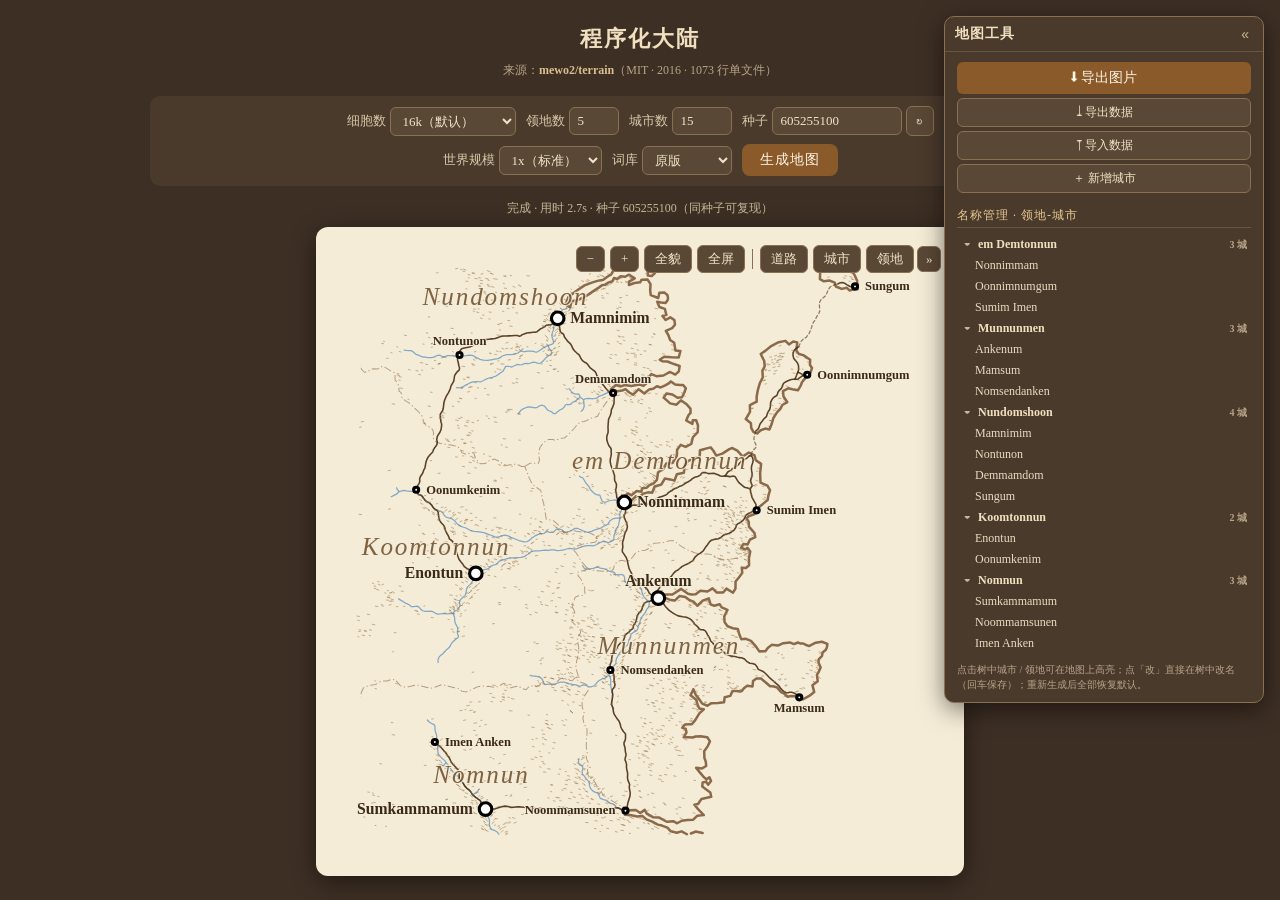
<file: 版本存档/terrain-V6道路版.html>
<!DOCTYPE html>
<html lang="zh-CN">
<head>
<meta charset="UTF-8">
<meta name="viewport" content="width=device-width, initial-scale=1.0">
<title>mewo2/terrain 程序化大陆</title>
<style>
  * { margin: 0; padding: 0; box-sizing: border-box; }
  html, body { overflow-x: hidden; }
  body { font-family: 'Georgia', 'Songti SC', serif; background: #3d2f24; color: #e8dcc0; padding: 24px; }
  .wrap { max-width: 980px; margin: 0 auto; }
  h1 { text-align: center; font-size: 22px; color: #f0e0c0; margin-bottom: 6px; letter-spacing: 2px; }
  .sub { text-align: center; font-size: 12px; color: #b8a488; margin-bottom: 16px; line-height: 1.7; }
  .sub b { color: #d8c090; }
  .controls { display: flex; flex-direction: column; gap: 8px; justify-content: center; align-items: center; margin-bottom: 14px; background: #4a3a2c; border-radius: 10px; padding: 10px 14px; }
  .controls .ctrl-row { display: flex; flex-wrap: wrap; gap: 10px; justify-content: center; align-items: center; }
  .controls label { font-size: 13px; color: #d8c8a8; display: inline-flex; align-items: center; gap: 4px; white-space: nowrap; }
  .controls select, .controls input { background: #5a4836; color: #f0e4c8; border: 1px solid #8a6f52; border-radius: 6px; padding: 5px 8px; font-size: 13px; font-family: inherit; flex-shrink: 0; white-space: nowrap; }
  .controls button { background: #8a5a2a; color: #fff6e6; border: none; border-radius: 8px; padding: 7px 18px; font-size: 14px; cursor: pointer; font-family: inherit; letter-spacing: 1px; flex-shrink: 0; white-space: nowrap; }
  .controls button:hover { background: #a06a30; }
  #status { font-size: 12px; color: #c8b898; text-align: center; margin-bottom: 10px; min-height: 16px; }
  .mapbox { background: #f5ecd7; border-radius: 12px; padding: 10px; box-shadow: 0 6px 24px rgba(0,0,0,.45); position: relative; overflow: auto; width: fit-content; margin: 0 auto; }
  .map-wrap { position: relative; width: fit-content; margin: 0 auto; }
  .mapbox.fullscreen { position: fixed; inset: 0; width: 100%; z-index: 9999; border-radius: 0; padding: 12px; background: #241b12; display: flex; align-items: center; justify-content: center; overflow: hidden; }
  .mapbox.fullscreen svg#map { max-width: 96vw; max-height: 94vh; }
  .map-tools { position: absolute; top: 8px; right: 8px; z-index: 10; display: flex; max-width: 470px; overflow: hidden; transition: max-width .35s ease; }
  .map-tools.collapsed { max-width: 32px; }
  .map-tools .tool-group { display: flex; gap: 5px; align-items: center; padding-right: 32px; opacity: 1; transition: opacity .25s ease; }
  .map-tools.collapsed .tool-group { opacity: 0; pointer-events: none; }
  .map-tools button { background:#5a4836; color:#f0e4c8; border:1px solid #8a6f52; border-radius:6px; cursor:pointer; padding:4px 10px; font-size:13px; font-family:inherit; flex-shrink: 0; white-space: nowrap; }
  .map-tools button:hover { background:#6a5540; }
  /* 折叠按钮绝对定位于右侧，不参与 flex 收缩，折叠时永远可见 */
  .map-tools .fold-btn { position: absolute; right: 5px; top: 50%; transform: translateY(-50%); z-index: 2; flex-shrink: 0; min-width: 24px; padding: 4px 6px; text-align: center; }
  /* 图层显隐开关：隐藏时按钮高亮（橙色）表示该层当前被隐藏 */
  .map-tools .sep { width: 1px; height: 20px; align-self: center; background: #8a6f52; margin: 0 2px; flex-shrink: 0; }
  .map-tools button.layer-btn.active { background: #c0762e; color: #fff6e6; border-color: #e8b070; }
  .map-tools button.layer-btn.active:hover { background: #d0863e; }
  /* 被隐藏的图层：标记与文字一律不显示 */
  svg#map .layer-hidden { display: none; }
  svg#map { cursor: grab; touch-action: none; display: block; width: 100%; height: auto; background: #f5ecd7; border-radius: 8px; }
  svg#map.dragging { cursor: grabbing; }
  /* 羊皮纸风样式（mewo2/terrain 原版风格） */
  path.river { fill: none; stroke: #7fa8c9; stroke-width: 2; stroke-linecap: round; stroke-linejoin: round; }
  path.coast { fill: none; stroke: #8a6a4a; stroke-width: 4; stroke-linecap: round; stroke-linejoin: round; }
  path.border { fill: none; stroke: #a08060; stroke-width: 1.6; stroke-dasharray: 12 4 2 4; opacity: .75; }
  path.road { fill: none; stroke: #4a2f16; stroke-width: 2.5; stroke-linecap: round; stroke-linejoin: round; opacity: .9; }
  path.roadsea { fill: none; stroke: #4a2f16; stroke-width: 2; stroke-linecap: round; stroke-linejoin: round; stroke-dasharray: 5 4; opacity: .6; }
  line.slope { stroke: #9a7b52; opacity: .7; }
  circle.city { fill: #fdf6e3; stroke: #4a3018; stroke-width: 3; }
  text.city { font-family: Georgia, serif; fill: #3a2a18; font-size: 20px; font-weight: bold; paint-order: stroke; stroke: #f5ecd7; stroke-width: 3px; stroke-linejoin: round; }
  text.region { font-family: Georgia, serif; fill: #6a4a28; font-size: 36px; font-style: italic; letter-spacing: 3px; paint-order: stroke; stroke: #f5ecd7; stroke-width: 4px; stroke-linejoin: round; opacity: .85; }
  text.city.fantasy, text.region.fantasy { font-family: "KaiTi","STKaiti","SimSun",serif; }
  button.seed-rnd { height: 30px; line-height: 28px; padding: 0 9px; background:#5a4836; color:#f0e4c8; border:1px solid #8a6f52; border-radius:6px; cursor:pointer; font-size:13px; }
  button.seed-rnd:hover { background:#6a5540; }
  /* 侧边栏（地图工具：导出 + 名称管理三级关联） */
  #sidePanel { position: fixed; top: 16px; right: 16px; width: 320px; max-height: 92vh; display: flex; flex-direction: column; background: #4a3a2c; border: 1px solid #8a6f52; border-radius: 10px; color: #e8dcc0; font-family: 'Georgia','Songti SC',serif; z-index: 100; box-shadow: 0 6px 24px rgba(0,0,0,.5); overflow: hidden; }
  #sidePanel.closed { width: 34px; }
  #sidePanel.closed .sp-body, #sidePanel.closed .sp-title { display: none; }
  #sidePanel .sp-head { display: flex; justify-content: space-between; align-items: center; padding: 8px 10px; border-bottom: 1px solid #6a5540; }
  #sidePanel .sp-title { font-size: 14px; font-weight: bold; color: #f0e0c0; letter-spacing: 1px; }
  #sidePanel .sp-fold { background: none; border: none; color: #c8b898; font-size: 14px; cursor: pointer; padding: 0 4px; }
  #sidePanel .sp-fold:hover { color: #f0e0c0; }
  #sidePanel .sp-body { padding: 10px 12px; overflow-y: auto; }
  #sidePanel .sp-export { width: 100%; margin-bottom: 4px; padding: 7px; background: #8a5a2a; color: #fff6e6; border: none; border-radius: 6px; font-size: 14px; cursor: pointer; font-family: inherit; }
  #sidePanel .sp-export:hover { background: #a06a30; }
  #sidePanel .sp-export.small { padding: 5px; font-size: 12px; background: #5a4836; color: #f0e4c8; border: 1px solid #8a6f52; }
  #sidePanel .sp-export.small:hover { background: #6a5540; }
  /* 新增城市：按钮高亮态 + 地图右下角坐标浮层 */
  #sidePanel .sp-export.small.active { background: #c0762e; color: #fff6e6; border-color: #e8b070; }
  #sidePanel .sp-export.small.active:hover { background: #d0863e; }
  .map-coords { position: absolute; right: 8px; bottom: 8px; z-index: 12; display: none; background: rgba(74,58,44,.92); color: #f0e4c8; font-size: 12px; font-family: Consolas, monospace; padding: 3px 9px; border-radius: 6px; border: 1px solid #8a6f52; pointer-events: none; white-space: nowrap; }
  .map-coords.show { display: block; }
  #sidePanel .sp-sec { font-size: 12px; color: #e8c890; margin: 10px 0 6px; letter-spacing: 1px; border-bottom: 1px solid #6a5540; padding-bottom: 3px; }
  #sidePanel .sp-empty { font-size: 12px; color: #b8a488; padding: 6px 0; }
  /* 三级树 */
  #sidePanel .sp-node { display: flex; align-items: center; gap: 5px; font-size: 12px; padding: 3px 4px; border-radius: 5px; cursor: pointer; }
  #sidePanel .sp-node:hover { background: #5a4836; }
  #sidePanel .sp-node.hl-node { background: #c0762e; color: #fff6e6; }
  #sidePanel .sp-node .sp-caret { width: 12px; text-align: center; flex-shrink: 0; color: #c8b898; }
  #sidePanel .sp-node .sp-count { margin-left: auto; font-size: 10px; color: #b8a488; flex-shrink: 0; }
  #sidePanel .sp-children { padding-left: 14px; }
  #sidePanel .sp-node.sp-region { font-weight: bold; color: #f0e0c0; }
  #sidePanel .sp-node.sp-city { color: #e8dcc0; }
  #sidePanel .sp-node .sp-edit { background: #5a4836; color: #f0e4c8; border: 1px solid #8a6f52; border-radius: 4px; font-size: 10px; padding: 1px 5px; cursor: pointer; font-family: inherit; flex-shrink: 0; display: none; }
  #sidePanel .sp-node:hover .sp-edit { display: inline-block; }
  #sidePanel .sp-node .sp-edit:hover { background: #6a5540; }
  #sidePanel .sp-node .sp-edit.ok { background: #8a5a2a; display: inline-block; }
  #sidePanel .sp-node .sp-edit.no { background: #7a3a2a; display: inline-block; }
  #sidePanel .sp-node .sp-edit.del { background: #7a3a2a; }
  #sidePanel .sp-node .sp-edit.del:hover { background: #8a4a3a; }
  #sidePanel .sp-node input { flex: 1; min-width: 0; background: #5a4836; color: #f0e4c8; border: 1px solid #8a6f52; border-radius: 4px; padding: 2px 5px; font-size: 12px; font-family: inherit; }
  #sidePanel .sp-tip { font-size: 10px; color: #b8a488; margin-top: 8px; line-height: 1.5; }
  /* 地图联动高亮 */
  #map circle.city.hl { stroke: #d0762e; stroke-width: 6; }

</style>
</head>
<body>
<div class="wrap">
<h1>程序化大陆</h1>
<p class="sub">来源：<b>mewo2/terrain</b>（MIT · 2016 · 1073 行单文件）</p>
<div class="controls">
  <div class="ctrl-row">
    <label>细胞数
      <select id="npts">
        <option value="4096">4k（快）</option>
        <option value="8192">8k（中）</option>
        <option value="16384" selected>16k（默认）</option>
        <option value="32768">32k（高细节）</option>
        <option value="65536">64k（最高·重）</option>
      </select>
    </label>
    <label>领地数 <input id="nterrs" type="number" value="5" min="1" max="15" style="width:50px" title="领地（区域）数量，自动不超过城市数"></label>
    <label>城市数 <input id="ncities" type="number" value="15" min="4" max="40" style="width:60px"></label>
    <label>种子 <input id="seed" type="text" placeholder="留空 = 随机" style="width:130px"><button type="button" onclick="randomSeed()" title="随机种子" class="seed-rnd">↻</button></label>
  </div>
  <div class="ctrl-row">
    <label>世界规模
      <select id="resol" title="地图世界规模：面积按倍率²等比放大，组件尺寸不变，同屏可容纳更多领地（切换后点「生成地图」应用）">
        <option value="1" selected>1x（标准）</option>
        <option value="2">2x</option>
        <option value="4">4x</option>
      </select>
    </label>
    <label>词库 <select id="lexsel" onchange="setLex(this.value)"></select></label>
    <button id="genbtn" onclick="gen()">生成地图</button>
  </div>
</div>
<div id="status">点击「生成地图」开始</div>
<div class="mapbox">
  <div class="map-wrap">
    <div class="map-tools">
      <span class="tool-group">
        <button onclick="zoomBy(1.25)" title="缩小">−</button>
        <button onclick="zoomBy(0.8)" title="放大">+</button>
        <button onclick="resetView()" title="复位全貌">全貌</button>
        <button onclick="toggleFullscreen()" title="网页内全屏 / 还原" data-fs>全屏</button>
        <span class="sep"></span>
        <button class="layer-btn" data-layer="road" onclick="toggleLayer('road')" title="隐藏 / 显示道路（实线与海上虚线）">道路</button>
        <button class="layer-btn" data-layer="city" onclick="toggleLayer('city')" title="隐藏 / 显示城市（标记与名称）">城市</button>
        <button class="layer-btn" data-layer="terr" onclick="toggleLayer('terr')" title="隐藏 / 显示领地（边界与名称）">领地</button>
      </span>
      <button class="fold-btn" onclick="toggleTools()" title="折叠工具按钮">»</button>
    </div>
    <svg id="map" viewBox="-500 -500 1000 1000" width="960" height="960"></svg>
    <div class="map-coords" id="mapCoords"></div>
  </div>
</div>
</div>
<aside id="sidePanel">
  <div class="sp-head">
    <span class="sp-title">地图工具</span>
    <button class="sp-fold" onclick="toggleSide()" title="收起 / 展开侧栏">«</button>
  </div>
  <div class="sp-body">
    <button class="sp-export" onclick="exportPNG()" title="导出完整地图为 PNG（包含临时命名，不受缩放影响）">⬇ 导出图片</button>
    <button class="sp-export small" onclick="exportData()" title="导出当前地图数据为 txt（种子 / 细胞数 / 城市数 / 领地数 + 领地城市名称），可用任意文本编辑器修改后导入恢复">⤓ 导出数据</button>
    <button class="sp-export small" onclick="document.getElementById('importFile').click()" title="导入地图数据文件（txt）：自动用文件中的参数重新生成地图并恢复当时的名称">⤒ 导入数据</button>
    <input type="file" id="importFile" accept=".txt,text/plain" style="display:none" onchange="onImportFile(event)">
    <button class="sp-export small" id="addCityBtn" onclick="toggleAddCity()" title="新增模式：进入后鼠标移到地图上右下角显示坐标，点击地图放置新城市（自动命名 / 归属领地 / 连接道路），Esc 或再点退出">＋ 新增城市</button>
    <div class="sp-sec">名称管理 · 领地-城市</div>
    <div id="spTree"></div>
  </div>
</aside>
<script>
/* ============================================================
   原生替代库（替换原版内嵌的 d3 v4.13.0 全量 220KB + js-priority-queue）
   仅提供本演示页用到的 d3 API 子集，行为与 d3 v4 一致。
   体积：约 4KB；d3.voronoi 由下方 d3-voronoi@1.1.4 单库提供（9KB）。
   ============================================================ */
var d3 = window.d3 = window.d3 || {};
/* ---- 统计工具（等价 d3 v4 的 min/max/mean/quantile/scan/ascending/descending）---- */
function dmin(a) { var m = Infinity; for (var i = 0; i < a.length; i++) if (a[i] < m) m = a[i]; return m; }
function dmax(a) { var m = -Infinity; for (var i = 0; i < a.length; i++) if (a[i] > m) m = a[i]; return m; }
function dmean(a) { var s = 0; for (var i = 0; i < a.length; i++) s += a[i]; return s / a.length; }
function dascending(a, b) { return a < b ? -1 : a > b ? 1 : a >= b ? 0 : NaN; }
function ddescending(a, b) { return b < a ? -1 : b > a ? 1 : b >= a ? 0 : NaN; }
function dquantileSorted(sorted, q) {
  var n = sorted.length;
  if (q <= 0 || n < 2) return sorted[0];
  if (q >= 1) return sorted[n - 1];
  var i = (n - 1) * q, i0 = Math.floor(i);
  return sorted[i0] + (sorted[i0 + 1] - sorted[i0]) * (i - i0);
}
function dscan(values, compare) {
  var n = values.length;
  if (!n) return undefined;
  compare = compare || dascending;
  var i = 0, j = 0, xi, xj = values[j];
  while (++i < n) {
    if (compare(xi = values[i], xj) < 0) { xj = xi; j = i; }
  }
  if (compare(xj, xj) !== 0) return undefined;
  return j;
}
d3.min = dmin; d3.max = dmax; d3.mean = dmean;
d3.ascending = dascending; d3.descending = ddescending;
d3.quantile = dquantileSorted; d3.scan = dscan;

/* ---- SVG path 构造器（等价 d3.path；数字按 JS 默认字符串拼接，与原版一致）---- */
function svgPath() {
  var cmds = [];
  return {
    moveTo: function (x, y) { cmds.push('M' + x + ',' + y); },
    lineTo: function (x, y) { cmds.push('L' + x + ',' + y); },
    closePath: function () { cmds.push('Z'); },
    toString: function () { return cmds.join(''); }
  };
}
d3.path = svgPath;

/* ---- 极简选择集（等价 d3 v4 select/selectAll 的本页用法子集）---- */
function select(sel) {
  if (typeof sel === 'string') return selection([document.querySelector(sel)]);
  return selection(sel && sel.length !== undefined ? Array.prototype.slice.call(sel) : [sel]);
}
function selectAll(sel) {
  return selection(Array.prototype.slice.call(document.querySelectorAll(sel)), document);
}
function selection(nodes, parent) {
  nodes = nodes || [];
  var sel = {
    _parent: parent || null,
    attr: function (name, value) {
      if (value === undefined) return nodes[0] ? nodes[0].getAttribute(name) : null;
      for (var i = 0; i < nodes.length; i++) {
        var v = typeof value === 'function' ? value.call(nodes[i], nodes[i].__datum, i) : value;
        if (v == null) nodes[i].removeAttribute(name); else nodes[i].setAttribute(name, v);
      }
      return sel;
    },
    style: function (name, value) {
      for (var i = 0; i < nodes.length; i++) {
        var v = typeof value === 'function' ? value.call(nodes[i], nodes[i].__datum, i) : value;
        nodes[i].style[name] = v;
      }
      return sel;
    },
    classed: function (name, add) {
      for (var i = 0; i < nodes.length; i++) {
        var cur = (nodes[i].getAttribute('class') || '').split(/\s+/).filter(function (s) { return s; });
        var names = name.split(/\s+/).filter(function (s) { return s; });
        for (var j = 0; j < names.length; j++) {
          var idx = cur.indexOf(names[j]);
          if (add && idx === -1) cur.push(names[j]);
          if (!add && idx !== -1) cur.splice(idx, 1);
        }
        if (cur.length) nodes[i].setAttribute('class', cur.join(' ')); else nodes[i].removeAttribute('class');
      }
      return sel;
    },
    text: function (value) {
      for (var i = 0; i < nodes.length; i++) {
        nodes[i].textContent = typeof value === 'function' ? value.call(nodes[i], nodes[i].__datum, i) : value;
      }
      return sel;
    },
    data: function (data) {
      var parent = sel._parent || (nodes.length && nodes[0].parentNode) || null;
      var enterNodes = [], exitNodes = [];
      for (var i = 0; i < data.length; i++) {
        if (i < nodes.length) nodes[i].__datum = data[i];
        else enterNodes.push({ __parent: parent, __datum: data[i] });
      }
      for (var j = data.length; j < nodes.length; j++) exitNodes.push(nodes[j]);
      sel.__enter = selection(enterNodes);
      sel.__exit = selection(exitNodes);
      return sel;
    },
    enter: function () { return sel.__enter; },
    exit: function () { return sel.__exit; },
    append: function (tag) {
      var ns = 'http://www.w3.org/2000/svg';
      var out = [];
      for (var i = 0; i < nodes.length; i++) {
        var el = document.createElementNS(ns, tag);
        if (nodes[i].__parent) nodes[i].__parent.appendChild(el);
        if (nodes[i].__datum !== undefined) el.__datum = nodes[i].__datum;
        out.push(el);
      }
      return selection(out);
    },
    remove: function () {
      for (var i = 0; i < nodes.length; i++) {
        if (nodes[i].parentNode) nodes[i].parentNode.removeChild(nodes[i]);
      }
      return sel;
    },
    raise: function () {
      for (var i = 0; i < nodes.length; i++) {
        if (nodes[i].parentNode) nodes[i].parentNode.appendChild(nodes[i]);
      }
      return sel;
    },
    selectAll: function (selector) {
      var out = [];
      var host = nodes.length ? nodes[0] : null;
      for (var i = 0; i < nodes.length; i++) {
        var found = nodes[i].querySelectorAll(selector == null ? '*' : selector);
        for (var j = 0; j < found.length; j++) out.push(found[j]);
      }
      return selection(out, host);
    }
  };
  return sel;
}
d3.select = select; d3.selectAll = selectAll;

/* ---- 二叉堆优先队列（复刻 js-priority-queue 的 BinaryHeapStrategy，行为一致）---- */
function PriorityQueue(cfg) {
  cfg = cfg || {};
  var cmp = cfg.comparator || function (a, b) { return (a || 0) - (b || 0); };
  var data = [];
  function swap(a, i, j) { var t = a[i]; a[i] = a[j]; a[j] = t; }
  function bubbleUp(pos) {
    while (pos > 0) {
      var parent = (pos - 1) >> 1;
      if (cmp(data[parent], data[pos]) < 0) break;
      swap(data, parent, pos);
      pos = parent;
    }
  }
  function sinkDown(pos) {
    while (true) {
      var left = 2 * pos + 1, right = 2 * pos + 2, minIndex = pos;
      if (left < data.length && cmp(data[left], data[minIndex]) < 0) minIndex = left;
      if (right < data.length && cmp(data[right], data[minIndex]) < 0) minIndex = right;
      if (minIndex !== pos) { swap(data, minIndex, pos); pos = minIndex; }
      else break;
    }
  }
  return {
    queue: function (value) { data.push(value); bubbleUp(data.length - 1); },
    dequeue: function () {
      var ret = data[0];
      var last = data.pop();
      if (data.length > 0) { data[0] = last; sinkDown(0); }
      return ret;
    },
    get length() { return data.length; }
  };
}


</script>
<script>
// https://d3js.org/d3-voronoi/ v1.1.4 Copyright 2018 Mike Bostock
!function(e,t){"object"==typeof exports&&"undefined"!=typeof module?t(exports):"function"==typeof define&&define.amd?define(["exports"],t):t(e.d3=e.d3||{})}(this,function(e){"use strict";function t(e){return function(){return e}}function n(e){return e[0]}function i(e){return e[1]}function r(){this._=null}function f(e){e.U=e.C=e.L=e.R=e.P=e.N=null}function s(e,t){var n=t,i=t.R,r=n.U;r?r.L===n?r.L=i:r.R=i:e._=i,i.U=r,n.U=i,n.R=i.L,n.R&&(n.R.U=n),i.L=n}function u(e,t){var n=t,i=t.L,r=n.U;r?r.L===n?r.L=i:r.R=i:e._=i,i.U=r,n.U=i,n.L=i.R,n.L&&(n.L.U=n),i.R=n}function l(e){for(;e.L;)e=e.L;return e}function a(e,t,n,i){var r=[null,null],f=q.push(r)-1;return r.left=e,r.right=t,n&&h(r,e,t,n),i&&h(r,t,e,i),A[e.index].halfedges.push(f),A[t.index].halfedges.push(f),r}function o(e,t,n){var i=[t,n];return i.left=e,i}function h(e,t,n,i){e[0]||e[1]?e.left===n?e[1]=i:e[0]=i:(e[0]=i,e.left=t,e.right=n)}function c(e,t,n,i,r){var f,s=e[0],u=e[1],l=s[0],a=s[1],o=0,h=1,c=u[0]-l,d=u[1]-a;if(f=t-l,c||!(f>0)){if(f/=c,c<0){if(f<o)return;f<h&&(h=f)}else if(c>0){if(f>h)return;f>o&&(o=f)}if(f=i-l,c||!(f<0)){if(f/=c,c<0){if(f>h)return;f>o&&(o=f)}else if(c>0){if(f<o)return;f<h&&(h=f)}if(f=n-a,d||!(f>0)){if(f/=d,d<0){if(f<o)return;f<h&&(h=f)}else if(d>0){if(f>h)return;f>o&&(o=f)}if(f=r-a,d||!(f<0)){if(f/=d,d<0){if(f>h)return;f>o&&(o=f)}else if(d>0){if(f<o)return;f<h&&(h=f)}return!(o>0||h<1)||(o>0&&(e[0]=[l+o*c,a+o*d]),h<1&&(e[1]=[l+h*c,a+h*d]),!0)}}}}}function d(e,t,n,i,r){var f=e[1];if(f)return!0;var s,u,l=e[0],a=e.left,o=e.right,h=a[0],c=a[1],d=o[0],v=o[1],g=(h+d)/2,C=(c+v)/2;if(v===c){if(g<t||g>=i)return;if(h>d){if(l){if(l[1]>=r)return}else l=[g,n];f=[g,r]}else{if(l){if(l[1]<n)return}else l=[g,r];f=[g,n]}}else if(u=C-(s=(h-d)/(v-c))*g,s<-1||s>1)if(h>d){if(l){if(l[1]>=r)return}else l=[(n-u)/s,n];f=[(r-u)/s,r]}else{if(l){if(l[1]<n)return}else l=[(r-u)/s,r];f=[(n-u)/s,n]}else if(c<v){if(l){if(l[0]>=i)return}else l=[t,s*t+u];f=[i,s*i+u]}else{if(l){if(l[0]<t)return}else l=[i,s*i+u];f=[t,s*t+u]}return e[0]=l,e[1]=f,!0}function v(e,t){var n=e.site,i=t.left,r=t.right;return n===r&&(r=i,i=n),r?Math.atan2(r[1]-i[1],r[0]-i[0]):(n===i?(i=t[1],r=t[0]):(i=t[0],r=t[1]),Math.atan2(i[0]-r[0],r[1]-i[1]))}function g(e,t){return t[+(t.left!==e.site)]}function C(e,t){return t[+(t.left===e.site)]}r.prototype={constructor:r,insert:function(e,t){var n,i,r;if(e){if(t.P=e,t.N=e.N,e.N&&(e.N.P=t),e.N=t,e.R){for(e=e.R;e.L;)e=e.L;e.L=t}else e.R=t;n=e}else this._?(e=l(this._),t.P=null,t.N=e,e.P=e.L=t,n=e):(t.P=t.N=null,this._=t,n=null);for(t.L=t.R=null,t.U=n,t.C=!0,e=t;n&&n.C;)n===(i=n.U).L?(r=i.R)&&r.C?(n.C=r.C=!1,i.C=!0,e=i):(e===n.R&&(s(this,n),n=(e=n).U),n.C=!1,i.C=!0,u(this,i)):(r=i.L)&&r.C?(n.C=r.C=!1,i.C=!0,e=i):(e===n.L&&(u(this,n),n=(e=n).U),n.C=!1,i.C=!0,s(this,i)),n=e.U;this._.C=!1},remove:function(e){e.N&&(e.N.P=e.P),e.P&&(e.P.N=e.N),e.N=e.P=null;var t,n,i,r=e.U,f=e.L,a=e.R;if(n=f?a?l(a):f:a,r?r.L===e?r.L=n:r.R=n:this._=n,f&&a?(i=n.C,n.C=e.C,n.L=f,f.U=n,n!==a?(r=n.U,n.U=e.U,e=n.R,r.L=e,n.R=a,a.U=n):(n.U=r,r=n,e=n.R)):(i=e.C,e=n),e&&(e.U=r),!i)if(e&&e.C)e.C=!1;else{do{if(e===this._)break;if(e===r.L){if((t=r.R).C&&(t.C=!1,r.C=!0,s(this,r),t=r.R),t.L&&t.L.C||t.R&&t.R.C){t.R&&t.R.C||(t.L.C=!1,t.C=!0,u(this,t),t=r.R),t.C=r.C,r.C=t.R.C=!1,s(this,r),e=this._;break}}else if((t=r.L).C&&(t.C=!1,r.C=!0,u(this,r),t=r.L),t.L&&t.L.C||t.R&&t.R.C){t.L&&t.L.C||(t.R.C=!1,t.C=!0,s(this,t),t=r.L),t.C=r.C,r.C=t.L.C=!1,u(this,r),e=this._;break}t.C=!0,e=r,r=r.U}while(!e.C);e&&(e.C=!1)}}};var p,L=[];function R(){f(this),this.x=this.y=this.arc=this.site=this.cy=null}function y(e){var t=e.P,n=e.N;if(t&&n){var i=t.site,r=e.site,f=n.site;if(i!==f){var s=r[0],u=r[1],l=i[0]-s,a=i[1]-u,o=f[0]-s,h=f[1]-u,c=2*(l*h-a*o);if(!(c>=-z)){var d=l*l+a*a,v=o*o+h*h,g=(h*d-a*v)/c,C=(l*v-o*d)/c,y=L.pop()||new R;y.arc=e,y.site=r,y.x=g+s,y.y=(y.cy=C+u)+Math.sqrt(g*g+C*C),e.circle=y;for(var b=null,M=j._;M;)if(y.y<M.y||y.y===M.y&&y.x<=M.x){if(!M.L){b=M.P;break}M=M.L}else{if(!M.R){b=M;break}M=M.R}j.insert(b,y),b||(p=y)}}}}function b(e){var t=e.circle;t&&(t.P||(p=t.N),j.remove(t),L.push(t),f(t),e.circle=null)}var M=[];function U(){f(this),this.edge=this.site=this.circle=null}function x(e){var t=M.pop()||new U;return t.site=e,t}function N(e){b(e),m.remove(e),M.push(e),f(e)}function P(e){var t=e.circle,n=t.x,i=t.cy,r=[n,i],f=e.P,s=e.N,u=[e];N(e);for(var l=f;l.circle&&Math.abs(n-l.circle.x)<E&&Math.abs(i-l.circle.cy)<E;)f=l.P,u.unshift(l),N(l),l=f;u.unshift(l),b(l);for(var o=s;o.circle&&Math.abs(n-o.circle.x)<E&&Math.abs(i-o.circle.cy)<E;)s=o.N,u.push(o),N(o),o=s;u.push(o),b(o);var c,d=u.length;for(c=1;c<d;++c)o=u[c],l=u[c-1],h(o.edge,l.site,o.site,r);l=u[0],(o=u[d-1]).edge=a(l.site,o.site,null,r),y(l),y(o)}function _(e){for(var t,n,i,r,f=e[0],s=e[1],u=m._;u;)if((i=k(u,s)-f)>E)u=u.L;else{if(!((r=f-w(u,s))>E)){i>-E?(t=u.P,n=u):r>-E?(t=u,n=u.N):t=n=u;break}if(!u.R){t=u;break}u=u.R}!function(e){A[e.index]={site:e,halfedges:[]}}(e);var l=x(e);if(m.insert(t,l),t||n){if(t===n)return b(t),n=x(t.site),m.insert(l,n),l.edge=n.edge=a(t.site,l.site),y(t),void y(n);if(n){b(t),b(n);var o=t.site,c=o[0],d=o[1],v=e[0]-c,g=e[1]-d,C=n.site,p=C[0]-c,L=C[1]-d,R=2*(v*L-g*p),M=v*v+g*g,U=p*p+L*L,N=[(L*M-g*U)/R+c,(v*U-p*M)/R+d];h(n.edge,o,C,N),l.edge=a(o,e,null,N),n.edge=a(e,C,null,N),y(t),y(n)}else l.edge=a(t.site,l.site)}}function k(e,t){var n=e.site,i=n[0],r=n[1],f=r-t;if(!f)return i;var s=e.P;if(!s)return-1/0;var u=(n=s.site)[0],l=n[1],a=l-t;if(!a)return u;var o=u-i,h=1/f-1/a,c=o/a;return h?(-c+Math.sqrt(c*c-2*h*(o*o/(-2*a)-l+a/2+r-f/2)))/h+i:(i+u)/2}function w(e,t){var n=e.N;if(n)return k(n,t);var i=e.site;return i[1]===t?i[0]:1/0}var m,A,j,q,E=1e-6,z=1e-12;function O(e,t){return t[1]-e[1]||t[0]-e[0]}function B(e,t){var n,i,f,s=e.sort(O).pop();for(q=[],A=new Array(e.length),m=new r,j=new r;;)if(f=p,s&&(!f||s[1]<f.y||s[1]===f.y&&s[0]<f.x))s[0]===n&&s[1]===i||(_(s),n=s[0],i=s[1]),s=e.pop();else{if(!f)break;P(f.arc)}if(function(){for(var e,t,n,i,r=0,f=A.length;r<f;++r)if((e=A[r])&&(i=(t=e.halfedges).length)){var s=new Array(i),u=new Array(i);for(n=0;n<i;++n)s[n]=n,u[n]=v(e,q[t[n]]);for(s.sort(function(e,t){return u[t]-u[e]}),n=0;n<i;++n)u[n]=t[s[n]];for(n=0;n<i;++n)t[n]=u[n]}}(),t){var u=+t[0][0],l=+t[0][1],a=+t[1][0],h=+t[1][1];!function(e,t,n,i){for(var r,f=q.length;f--;)d(r=q[f],e,t,n,i)&&c(r,e,t,n,i)&&(Math.abs(r[0][0]-r[1][0])>E||Math.abs(r[0][1]-r[1][1])>E)||delete q[f]}(u,l,a,h),function(e,t,n,i){var r,f,s,u,l,a,h,c,d,v,p,L,R=A.length,y=!0;for(r=0;r<R;++r)if(f=A[r]){for(s=f.site,u=(l=f.halfedges).length;u--;)q[l[u]]||l.splice(u,1);for(u=0,a=l.length;u<a;)p=(v=C(f,q[l[u]]))[0],L=v[1],c=(h=g(f,q[l[++u%a]]))[0],d=h[1],(Math.abs(p-c)>E||Math.abs(L-d)>E)&&(l.splice(u,0,q.push(o(s,v,Math.abs(p-e)<E&&i-L>E?[e,Math.abs(c-e)<E?d:i]:Math.abs(L-i)<E&&n-p>E?[Math.abs(d-i)<E?c:n,i]:Math.abs(p-n)<E&&L-t>E?[n,Math.abs(c-n)<E?d:t]:Math.abs(L-t)<E&&p-e>E?[Math.abs(d-t)<E?c:e,t]:null))-1),++a);a&&(y=!1)}if(y){var b,M,U,x=1/0;for(r=0,y=null;r<R;++r)(f=A[r])&&(U=(b=(s=f.site)[0]-e)*b+(M=s[1]-t)*M)<x&&(x=U,y=f);if(y){var N=[e,t],P=[e,i],_=[n,i],k=[n,t];y.halfedges.push(q.push(o(s=y.site,N,P))-1,q.push(o(s,P,_))-1,q.push(o(s,_,k))-1,q.push(o(s,k,N))-1)}}for(r=0;r<R;++r)(f=A[r])&&(f.halfedges.length||delete A[r])}(u,l,a,h)}this.edges=q,this.cells=A,m=j=q=A=null}B.prototype={constructor:B,polygons:function(){var e=this.edges;return this.cells.map(function(t){var n=t.halfedges.map(function(n){return g(t,e[n])});return n.data=t.site.data,n})},triangles:function(){var e=[],t=this.edges;return this.cells.forEach(function(n,i){if(f=(r=n.halfedges).length)for(var r,f,s,u,l,a,o=n.site,h=-1,c=t[r[f-1]],d=c.left===o?c.right:c.left;++h<f;)s=d,d=(c=t[r[h]]).left===o?c.right:c.left,s&&d&&i<s.index&&i<d.index&&(l=s,a=d,((u=o)[0]-a[0])*(l[1]-u[1])-(u[0]-l[0])*(a[1]-u[1])<0)&&e.push([o.data,s.data,d.data])}),e},links:function(){return this.edges.filter(function(e){return e.right}).map(function(e){return{source:e.left.data,target:e.right.data}})},find:function(e,t,n){for(var i,r,f=this,s=f._found||0,u=f.cells.length;!(r=f.cells[s]);)if(++s>=u)return null;var l=e-r.site[0],a=t-r.site[1],o=l*l+a*a;do{r=f.cells[i=s],s=null,r.halfedges.forEach(function(n){var i=f.edges[n],u=i.left;if(u!==r.site&&u||(u=i.right)){var l=e-u[0],a=t-u[1],h=l*l+a*a;h<o&&(o=h,s=u.index)}})}while(null!==s);return f._found=i,null==n||o<=n*n?r.site:null}},e.voronoi=function(){var e=n,r=i,f=null;function s(t){return new B(t.map(function(n,i){var f=[Math.round(e(n,i,t)/E)*E,Math.round(r(n,i,t)/E)*E];return f.index=i,f.data=n,f}),f)}return s.polygons=function(e){return s(e).polygons()},s.links=function(e){return s(e).links()},s.triangles=function(e){return s(e).triangles()},s.x=function(n){return arguments.length?(e="function"==typeof n?n:t(+n),s):e},s.y=function(e){return arguments.length?(r="function"==typeof e?e:t(+e),s):r},s.extent=function(e){return arguments.length?(f=null==e?null:[[+e[0][0],+e[0][1]],[+e[1][0],+e[1][1]]],s):f&&[[f[0][0],f[0][1]],[f[1][0],f[1][1]]]},s.size=function(e){return arguments.length?(f=null==e?null:[[0,0],[+e[0],+e[1]]],s):f&&[f[1][0]-f[0][0],f[1][1]-f[0][1]]},s},Object.defineProperty(e,"__esModule",{value:!0})});

</script>
<script>
function shuffled(list) {
    var newlist = [];
    for (var i = 0; i < list.length; i++) {
        newlist.push(list[i]);
    }
    for (var i = list.length - 1; i > 0; i--) {
        var tmp = newlist[i];
        var j = randrange(i);
        newlist[i] = newlist[j];
        newlist[j] = tmp;
    }
    return newlist;
}

function choose(list, exponent) {
    exponent = exponent || 1;
    return list[Math.floor(Math.pow(Math.random(), exponent) * list.length)];
}

function randrange(lo, hi) {
    if (hi == undefined) {
        hi = lo;
        lo = 0;
    }
    return Math.floor(Math.random() * (hi - lo)) + lo;
}

function join(list, sep) {
    if (list.length == 0) return '';
    sep = sep || '';
    var s = list[0];
    for (var i = 1; i < list.length; i++) {
        s += sep;
        s += list[i];
    }
    return s;
}

function capitalize(word) {
    return word[0].toUpperCase() + word.slice(1);
}

function spell(lang, syll) {
    if (lang.noortho) return syll;
    var s = '';
    for (var i = 0; i < syll.length; i++) {
        var c = syll[i];
        s += lang.cortho[c] || lang.vortho[c] || defaultOrtho[c] || c;
    }
    return s;
}

function makeSyllable(lang) {
    while (true) {
        var syll = "";
        for (var i = 0; i < lang.structure.length; i++) {
            var ptype = lang.structure[i];
            if (lang.structure[i+1] == '?') {
                i++;
                if (Math.random() < 0.5) {
                    continue;
                }
            }
            syll += choose(lang.phonemes[ptype], lang.exponent);
        }
        var bad = false;
        for (var i = 0; i < lang.restricts.length; i++) {
            if (lang.restricts[i].test(syll)) {
                bad = true;
                break;
            }
        }
        if (bad) continue;
        return spell(lang, syll);
    }
}

function getMorpheme(lang, key) {
    if (lang.nomorph) {
        return makeSyllable(lang);
    }
    key = key || '';
    var list = lang.morphemes[key] || [];
    var extras = 10;
    if (key) extras = 1;
    while (true) {
        var n = randrange(list.length + extras);
        if (list[n]) return list[n];
        var morph = makeSyllable(lang);
        var bad = false;
        for (var k in lang.morphemes) {
            if (lang.morphemes[k].includes(morph)) {
                bad = true;
                break;
            }
        }
        if (bad) continue;
        list.push(morph);
        lang.morphemes[key] = list;
        return morph;
    }
}

function makeWord(lang, key) {
    var nsylls = randrange(lang.minsyll, lang.maxsyll + 1);
    var w = '';
    var keys = [];
    keys[randrange(nsylls)] = key;
    for (var i = 0; i < nsylls; i++) {
        w += getMorpheme(lang, keys[i]);
    }
    return w;
}

function getWord(lang, key) {
    key = key || '';
    var ws = lang.words[key] || [];
    var extras = 3;
    if (key) extras = 2;
    while (true) {
        var n = randrange(ws.length + extras);
        var w = ws[n];
        if (w) {
            return w;
        }
        w = makeWord(lang, key);
        var bad = false;
        for (var k in lang.words) {
            if (lang.words[k].includes(w)) {
                bad = true;
                break;
            }
        }
        if (bad) continue;
        ws.push(w);
        lang.words[key] = ws;
        return w;
    }
}
function makeName(lang, key) {
    key = key || '';
    lang.genitive = lang.genitive || getMorpheme(lang, 'of');
    lang.definite = lang.definite || getMorpheme(lang, 'the');
    var tries = 0;
    while (true) {
        if (++tries > 2000) {   // 防呆：名字组合极端紧张时给唯一兜底名（正常场景不会触发）
            var fb = 'Unnamed' + (lang.names.length + 1);
            lang.names.push(fb);
            return fb;
        }
        var name = null;
        if (Math.random() < 0.5) {
            name = capitalize(getWord(lang, key));
        } else {
            var w1 = capitalize(getWord(lang, Math.random() < 0.6 ? key : ''));
            var w2 = capitalize(getWord(lang, Math.random() < 0.6 ? key : ''));
            if (w1 == w2) continue;
            if (Math.random() > 0.5) {
                name = join([w1, w2], lang.joiner);
            } else {
                name = join([w1, lang.genitive, w2], lang.joiner);
            }
        }
        if (Math.random() < 0.1) {
            name = join([lang.definite, name], lang.joiner);
        }

        if ((name.length < lang.minchar) || (name.length > lang.maxchar)) continue;
        var used = false;
        for (var i = 0; i < lang.names.length; i++) {
            var name2 = lang.names[i];
            if ((name.indexOf(name2) != -1) || (name2.indexOf(name) != -1)) {
                used = true;
                break;
            }
        }
        if (used) continue;
        lang.names.push(name);
        return name;
    }
}

function makeBasicLanguage() {
    return {
        phonemes: {
            C: "ptkmnls",
            V: "aeiou",
            S: "s",
            F: "mn",
            L: "rl"
        },
        structure: "CVC",
        exponent: 2,
        restricts: [],
        cortho: {},
        vortho: {},
        noortho: true,
        nomorph: true,
        nowordpool: true,
        minsyll: 1,
        maxsyll: 1,
        morphemes: {},
        words: {},
        names: [],
        joiner: ' ',
        maxchar: 12,
        minchar: 5
    };
}

function makeRandomLanguage() {
    var lang = makeBasicLanguage();
    lang.noortho = false;
    lang.nomorph = false;
    lang.nowordpool = false;
    lang.phonemes.C = shuffled(choose(consets, 2).C);
    lang.phonemes.V = shuffled(choose(vowsets, 2).V);
    lang.phonemes.L = shuffled(choose(lsets, 2).L);
    lang.phonemes.S = shuffled(choose(ssets, 2).S);
    lang.phonemes.F = shuffled(choose(fsets, 2).F);
    lang.structure = choose(syllstructs);
    lang.restricts = ressets[2].res;
    lang.cortho = choose(corthsets, 2).orth;
    lang.vortho = choose(vorthsets, 2).orth;
    lang.minsyll = randrange(1, 3);
    if (lang.structure.length < 3) lang.minsyll++;
    lang.maxsyll = randrange(lang.minsyll + 1, 7);
    lang.joiner = choose('   -');
    return lang;
}
var defaultOrtho = {
    'ʃ': 'sh',
    'ʒ': 'zh',
    'ʧ': 'ch',
    'ʤ': 'j',
    'ŋ': 'ng',
    'j': 'y',
    'x': 'kh',
    'ɣ': 'gh',
    'ʔ': '‘',
    A: "á",
    E: "é",
    I: "í",
    O: "ó",
    U: "ú"
};

var corthsets = [
    {
        name: "Default",
        orth: {}
    },
    {
        name: "Slavic",
        orth: {
            'ʃ': 'š',
            'ʒ': 'ž',
            'ʧ': 'č',
            'ʤ': 'ǧ',
            'j': 'j'
        }
    },
    {
        name: "German",
        orth: {
            'ʃ': 'sch',
            'ʒ': 'zh',
            'ʧ': 'tsch',
            'ʤ': 'dz',
            'j': 'j',
            'x': 'ch'
        }
    },
    {
        name: "French",
        orth: {
            'ʃ': 'ch',
            'ʒ': 'j',
            'ʧ': 'tch',
            'ʤ': 'dj',
            'x': 'kh'
        }
    },
    {
        name: "Chinese (pinyin)",
        orth: {
            'ʃ': 'x',
            'ʧ': 'q',
            'ʤ': 'j',
        }
    }
];

var vorthsets = [
    {
        name: "Ácutes",
        orth: {}
    },
    {
        name: "Ümlauts",
        orth: {
            A: "ä",
            E: "ë",
            I: "ï",
            O: "ö",
            U: "ü"
        }
    },
    {
        name: "Welsh",
        orth: {
            A: "â",
            E: "ê",
            I: "y",
            O: "ô",
            U: "w"
        }
    },
    {
        name: "Diphthongs",
        orth: {
            A: "au",
            E: "ei",
            I: "ie",
            O: "ou",
            U: "oo"
        }
    },
    {
        name: "Doubles",
        orth: {
            A: "aa",
            E: "ee",
            I: "ii",
            O: "oo",
            U: "uu"
        }
    }
];

var consets = [
    {
        name: "Minimal",
        C: "ptkmnls"
    },
    {
        name: "English-ish",
        C: "ptkbdgmnlrsʃzʒʧ"
    },
    {
        name: "Pirahã (very simple)",
        C: "ptkmnh"
    },
    {
        name: "Hawaiian-ish",
        C: "hklmnpwʔ"
    },
    {
        name: "Greenlandic-ish",
        C: "ptkqvsgrmnŋlj"
    },
    {
        name: "Arabic-ish",
        C: "tksʃdbqɣxmnlrwj"
    },
    {
        name: "Arabic-lite",
        C: "tkdgmnsʃ"
    },
    {
        name: "English-lite",
        C: "ptkbdgmnszʒʧhjw"
    }
];

var ssets = [
    {
        name: "Just s",
        S: "s"
    },
    {
        name: "s ʃ",
        S: "sʃ"
    },
    {
        name: "s ʃ f",
        S: "sʃf"
    }
];

var lsets = [
    {
        name: "r l",
        L: "rl"
    },
    {
        name: "Just r",
        L: "r"
    },
    {
        name: "Just l",
        L: "l"
    },
    {
        name: "w j",
        L: "wj"
    },
    {
        name: "r l w j",
        L: "rlwj"
    }
];

var fsets = [
    {
        name: "m n",
        F: "mn"
    },
    {
        name: "s k",
        F: "sk"
    },
    {
        name: "m n ŋ",
        F: "mnŋ"
    },
    {
        name: "s ʃ z ʒ",
        F: "sʃzʒ"
    }
];

var vowsets = [
    {
        name: "Standard 5-vowel",
        V: "aeiou"
    },
    {
        name: "3-vowel a i u",
        V: "aiu"
    },
    {
        name: "Extra A E I",
        V: "aeiouAEI"
    },
    {
        name: "Extra U",
        V: "aeiouU"
    },
    {
        name: "5-vowel a i u A I",
        V: "aiuAI"
    },
    {
        name: "3-vowel e o u",
        V: "eou"
    },
    {
        name: "Extra A O U",
        V: "aeiouAOU"
    }
];

var syllstructs = [
    "CVC",
    "CVV?C",
    "CVVC?", "CVC?", "CV", "VC", "CVF", "C?VC", "CVF?",
    "CL?VC", "CL?VF", "S?CVC", "S?CVF", "S?CVC?",
    "C?VF", "C?VC?", "C?VF?", "C?L?VC", "VC",
    "CVL?C?", "C?VL?C", "C?VLC?"];

var ressets = [
    {
        name: "None",
        res: []
    },
    {
        name: "Double sounds",
        res: [/(.)\1/]
    },
    {
        name: "Doubles and hard clusters",
        res: [/[sʃf][sʃ]/, /(.)\1/, /[rl][rl]/]
    }
];


</script>
<script>
"use strict";

function runif(lo, hi) {
    return lo + Math.random() * (hi - lo);
}

var rnorm = (function () {
    var z2 = null;
    function rnorm() {
        if (z2 != null) {
            var tmp = z2;
            z2 = null;
            return tmp;
        }
        var x1 = 0;
        var x2 = 0;
        var w = 2.0;
        while (w >= 1) {
            x1 = runif(-1, 1);
            x2 = runif(-1, 1);
            w = x1 * x1 + x2 * x2;
        }
        w = Math.sqrt(-2 * Math.log(w) / w);
        z2 = x2 * w;
        return x1 * w;
    }
    return rnorm;
})();

function randomVector(scale) {
    return [scale * rnorm(), scale * rnorm()];
}

var defaultExtent = {
    width: 1,
    height: 1
};

function generatePoints(n, extent) {
    extent = extent || defaultExtent;
    var pts = [];
    for (var i = 0; i < n; i++) {
        pts.push([(Math.random() - 0.5) * extent.width, (Math.random() - 0.5) * extent.height]);
    }
    return pts;
}

function centroid(pts) {
    var x = 0;
    var y = 0;
    for (var i = 0; i < pts.length; i++) {
        x += pts[i][0];
        y += pts[i][1];
    }
    return [x/pts.length, y/pts.length];
}

function improvePoints(pts, n, extent) {
    n = n || 1;
    extent = extent || defaultExtent;
    for (var i = 0; i < n; i++) {
        pts = voronoi(pts, extent)
            .polygons(pts)
            .map(centroid);
    }
    return pts;
}

function generateGoodPoints(n, extent) {
    extent = extent || defaultExtent;
    var pts = generatePoints(n, extent);
    pts = pts.sort(function (a, b) {
        return a[0] - b[0];
    });
    return improvePoints(pts, 1, extent);
}

function voronoi(pts, extent) {
    extent = extent || defaultExtent;
    var w = extent.width/2;
    var h = extent.height/2;
    return d3.voronoi().extent([[-w, -h], [w, h]])(pts);
}

function makeMesh(pts, extent) {
    extent = extent || defaultExtent;
    var vor = voronoi(pts, extent);
    var vxs = [];
    var vxids = {};
    var adj = [];
    var edges = [];
    var tris = [];
    for (var i = 0; i < vor.edges.length; i++) {
        var e = vor.edges[i];
        if (e == undefined) continue;
        var e0 = vxids[e[0]];
        var e1 = vxids[e[1]];
        if (e0 == undefined) {
            e0 = vxs.length;
            vxids[e[0]] = e0;
            vxs.push(e[0]);
        }
        if (e1 == undefined) {
            e1 = vxs.length;
            vxids[e[1]] = e1;
            vxs.push(e[1]);
        }
        adj[e0] = adj[e0] || [];
        adj[e0].push(e1);
        adj[e1] = adj[e1] || [];
        adj[e1].push(e0);
        edges.push([e0, e1, e.left, e.right]);
        tris[e0] = tris[e0] || [];
        if (!tris[e0].includes(e.left)) tris[e0].push(e.left);
        if (e.right && !tris[e0].includes(e.right)) tris[e0].push(e.right);
        tris[e1] = tris[e1] || [];
        if (!tris[e1].includes(e.left)) tris[e1].push(e.left);
        if (e.right && !tris[e1].includes(e.right)) tris[e1].push(e.right);
    }

    /* 预计算邻接边距离缓存（与 adj 同构），供 distance() 查表 —— 减少大量重复 sqrt */
    var dist = [];
    for (var di = 0; di < adj.length; di++) {
        var ai = adj[di], diArr = new Array(ai.length);
        for (var dk = 0; dk < ai.length; dk++) {
            var p1 = vxs[di], p2 = vxs[ai[dk]];
            diArr[dk] = Math.sqrt((p1[0]-p2[0])*(p1[0]-p2[0]) + (p1[1]-p2[1])*(p1[1]-p2[1]));
        }
        dist[di] = diArr;
    }

    var mesh = {
        pts: pts,
        vor: vor,
        vxs: vxs,
        adj: adj,
        dist: dist,       // 邻接距离缓存
        tris: tris,
        edges: edges,
        extent: extent
    }
    mesh.map = function (f) {
        var mapped = vxs.map(f);
        mapped.mesh = mesh;
        return mapped;
    }
    return mesh;
}

function generateGoodMesh(n, extent) {
    extent = extent || defaultExtent;
    var pts = generateGoodPoints(n, extent);
    return makeMesh(pts, extent);
}
function isedge(mesh, i) {
    return (mesh.adj[i].length < 3);
}

function isnearedge(mesh, i) {
    var x = mesh.vxs[i][0];
    var y = mesh.vxs[i][1];
    var w = mesh.extent.width;
    var h = mesh.extent.height;
    return x < -0.45 * w || x > 0.45 * w || y < -0.45 * h || y > 0.45 * h;
}

function neighbours(mesh, i) {
    return mesh.adj[i].slice();   // 浅拷贝邻接表（与原实现逐项复制等价）
}

function distance(mesh, i, j) {
    var ai = mesh.adj[i];
    var di = mesh.dist && mesh.dist[i];
    if (di) {
        for (var k = 0; k < ai.length; k++) if (ai[k] === j) return di[k];  // 邻居：查预计算缓存
    }
    var p = mesh.vxs[i];
    var q = mesh.vxs[j];
    return Math.sqrt((p[0] - q[0]) * (p[0] - q[0]) + (p[1] - q[1]) * (p[1] - q[1]));
}

function quantile(h, q) {
    var sortedh = [];
    for (var i = 0; i < h.length; i++) {
        sortedh[i] = h[i];
    }
    sortedh.sort(d3.ascending);
    return d3.quantile(sortedh, q);
}

function zero(mesh) {
    var z = [];
    for (var i = 0; i < mesh.vxs.length; i++) {
        z[i] = 0;
    }
    z.mesh = mesh;
    return z;
}

function slope(mesh, direction) {
    return mesh.map(function (x) {
        return x[0] * direction[0] + x[1] * direction[1];
    });
}

function cone(mesh, slope) {
    return mesh.map(function (x) {
        return Math.pow(x[0] * x[0] + x[1] * x[1], 0.5) * slope;
    });
}

function map(h, f) {
    var newh = h.map(f);
    newh.mesh = h.mesh;
    return newh;
}

function normalize(h) {
    var lo = d3.min(h);
    var hi = d3.max(h);
    return map(h, function (x) {return (x - lo) / (hi - lo)});
}

function peaky(h) {
    return map(normalize(h), Math.sqrt);
}

function add() {
    var n = arguments[0].length;
    var newvals = zero(arguments[0].mesh);
    for (var i = 0; i < n; i++) {
        for (var j = 0; j < arguments.length; j++) {
            newvals[i] += arguments[j][i];
        }
    }
    return newvals;
}

function mountains(mesh, n, r) {
    r = r || 0.05 * mesh.extent.width;   // 山峰影响半径随世界规模等比放大（1x 时 = 0.05，显示不变）
    var amp = mesh.extent.width;         // 山峰幅度随世界规模等比放大：与 slope/cone（随坐标×k）同比例，
                                         // 归一化后山地起伏/坡度与 1x 完全一致（海湾质感、影线密度不变）
    var mounts = [];
    for (var i = 0; i < n; i++) {
        mounts.push([mesh.extent.width * (Math.random() - 0.5), mesh.extent.height * (Math.random() - 0.5)]);
    }
    var newvals = zero(mesh);
    for (var i = 0; i < mesh.vxs.length; i++) {
        var p = mesh.vxs[i];
        for (var j = 0; j < n; j++) {
            var m = mounts[j];
            newvals[i] += amp * Math.pow(Math.exp(-((p[0] - m[0]) * (p[0] - m[0]) + (p[1] - m[1]) * (p[1] - m[1])) / (2 * r * r)), 2);
        }
    }
    return newvals;
}

function relax(h) {
    var newh = zero(h.mesh);
    for (var i = 0; i < h.length; i++) {
        var nbs = neighbours(h.mesh, i);
        if (nbs.length < 3) {
            newh[i] = 0;
            continue;
        }
        newh[i] = d3.mean(nbs.map(function (j) {return h[j]}));
    }
    return newh;
}

function downhill(h) {
    if (h.downhill) return h.downhill;
    function downfrom(i) {
        if (isedge(h.mesh, i)) return -2;
        var best = -1;
        var besth = h[i];
        var nbs = neighbours(h.mesh, i);
        for (var j = 0; j < nbs.length; j++) {
            if (h[nbs[j]] < besth) {
                besth = h[nbs[j]];
                best = nbs[j];
            }
        }
        return best;
    }
    var downs = [];
    for (var i = 0; i < h.length; i++) {
        downs[i] = downfrom(i);
    }
    h.downhill = downs;
    return downs;
}

function fillSinks(h, epsilon) {
    epsilon = epsilon || 1e-5;
    var infinity = 999999;
    var newh = zero(h.mesh);
    for (var i = 0; i < h.length; i++) {
        if (isnearedge(h.mesh, i)) {
            newh[i] = h[i];
        } else {
            newh[i] = infinity;
        }
    }
    while (true) {
        var changed = false;
        for (var i = 0; i < h.length; i++) {
            if (newh[i] == h[i]) continue;
            var nbs = neighbours(h.mesh, i);
            for (var j = 0; j < nbs.length; j++) {
                if (h[i] >= newh[nbs[j]] + epsilon) {
                    newh[i] = h[i];
                    changed = true;
                    break;
                }
                var oh = newh[nbs[j]] + epsilon;
                if ((newh[i] > oh) && (oh > h[i])) {
                    newh[i] = oh;
                    changed = true;
                }
            }
        }
        if (!changed) return newh;
    }
}

function getFlux(h) {
    var dh = downhill(h);
    var idxs = [];
    var flux = zero(h.mesh); 
    for (var i = 0; i < h.length; i++) {
        idxs[i] = i;
        flux[i] = 1/h.length;
    }
    idxs.sort(function (a, b) {
        return h[b] - h[a];
    });
    for (var i = 0; i < h.length; i++) {
        var j = idxs[i];
        if (dh[j] >= 0) {
            flux[dh[j]] += flux[j];
        }
    }
    return flux;
}

function getSlope(h) {
    var slope = zero(h.mesh);
    for (var i = 0; i < h.length; i++) {
        var s = trislope(h, i);
        slope[i] = Math.sqrt(s[0] * s[0] + s[1] * s[1]);
    }
    return slope;
}

function erosionRate(h) {
    var flux = getFlux(h);
    var slope = getSlope(h);
    var newh = zero(h.mesh);
    for (var i = 0; i < h.length; i++) {
        var river = Math.sqrt(flux[i]) * slope[i];
        var creep = slope[i] * slope[i];
        var total = 1000 * river + creep;
        total = total > 200 ? 200 : total;
        newh[i] = total;
    }
    return newh;
}

function erode(h, amount) {
    var er = erosionRate(h);
    var newh = zero(h.mesh);
    var maxr = d3.max(er);
    for (var i = 0; i < h.length; i++) {
        newh[i] = h[i] - amount * (er[i] / maxr);
    }
    return newh;
}

function doErosion(h, amount, n) {
    n = n || 1;
    h = fillSinks(h);
    for (var i = 0; i < n; i++) {
        h = erode(h, amount);
        h = fillSinks(h);
    }
    return h;
}

function setSeaLevel(h, q) {
    var newh = zero(h.mesh);
    var delta = quantile(h, q);
    for (var i = 0; i < h.length; i++) {
        newh[i] = h[i] - delta;
    }
    return newh;
}

function cleanCoast(h, iters) {
    for (var iter = 0; iter < iters; iter++) {
        var changed = 0;
        var newh = zero(h.mesh);
        for (var i = 0; i < h.length; i++) {
            newh[i] = h[i];
            var nbs = neighbours(h.mesh, i);
            if (h[i] <= 0 || nbs.length != 3) continue;
            var count = 0;
            var best = -999999;
            for (var j = 0; j < nbs.length; j++) {
                if (h[nbs[j]] > 0) {
                    count++;
                } else if (h[nbs[j]] > best) {
                    best = h[nbs[j]];    
                }
            }
            if (count > 1) continue;
            newh[i] = best / 2;
            changed++;
        }
        h = newh;
        newh = zero(h.mesh);
        for (var i = 0; i < h.length; i++) {
            newh[i] = h[i];
            var nbs = neighbours(h.mesh, i);
            if (h[i] > 0 || nbs.length != 3) continue;
            var count = 0;
            var best = 999999;
            for (var j = 0; j < nbs.length; j++) {
                if (h[nbs[j]] <= 0) {
                    count++;
                } else if (h[nbs[j]] < best) {
                    best = h[nbs[j]];
                }
            }
            if (count > 1) continue;
            newh[i] = best / 2;
            changed++;
        }
        h = newh;
    }
    return h;
}

function trislope(h, i) {
    var nbs = neighbours(h.mesh, i);
    if (nbs.length != 3) return [0,0];
    var p0 = h.mesh.vxs[nbs[0]];
    var p1 = h.mesh.vxs[nbs[1]];
    var p2 = h.mesh.vxs[nbs[2]];

    var x1 = p1[0] - p0[0];
    var x2 = p2[0] - p0[0];
    var y1 = p1[1] - p0[1];
    var y2 = p2[1] - p0[1];

    var det = x1 * y2 - x2 * y1;
    var h1 = h[nbs[1]] - h[nbs[0]];
    var h2 = h[nbs[2]] - h[nbs[0]];

    return [(y2 * h1 - y1 * h2) / det,
            (-x2 * h1 + x1 * h2) / det];
}

function cityScore(h, cities, flux) {
    var score = map(flux || getFlux(h), Math.sqrt);
    for (var i = 0; i < h.length; i++) {
        if (h[i] <= 0 || isnearedge(h.mesh, i)) {
            score[i] = -999999;
            continue;
        }
        score[i] += 0.01 / (1e-9 + Math.abs(h.mesh.vxs[i][0]) - h.mesh.extent.width/2)
        score[i] += 0.01 / (1e-9 + Math.abs(h.mesh.vxs[i][1]) - h.mesh.extent.height/2)
        for (var j = 0; j < cities.length; j++) {
            score[i] -= 0.02 / (distance(h.mesh, cities[j], i) + 1e-9);
        }
    }
    return score;
}
function placeCity(render, flux) {
    render.cities = render.cities || [];
    var score = cityScore(render.h, render.cities, flux);
    var newcity = d3.scan(score, d3.descending);
    render.cities.push(newcity);
}

function placeCities(render) {
    var params = render.params;
    var h = render.h;
    var n = params.ncities;
    var flux = getFlux(h);   // h 在放置城市期间不变 → flux 只需计算一次（结果一致）
    for (var i = 0; i < n; i++) {
        placeCity(render, flux);
    }
}

function contour(h, level) {
    level = level || 0;
    var edges = [];
    for (var i = 0; i < h.mesh.edges.length; i++) {
        var e = h.mesh.edges[i];
        if (e[3] == undefined) continue;
        if (isnearedge(h.mesh, e[0]) || isnearedge(h.mesh, e[1])) continue;
        if ((h[e[0]] > level && h[e[1]] <= level) ||
            (h[e[1]] > level && h[e[0]] <= level)) {
            edges.push([e[2], e[3]]);
        }
    }
    return mergeSegments(edges);
}

function getRivers(h, limit) {
    var dh = downhill(h);
    var flux = getFlux(h);
    var links = [];
    var above = 0;
    for (var i = 0; i < h.length; i++) {
        if (h[i] > 0) above++;
    }
    limit *= above / h.length;
    for (var i = 0; i < dh.length; i++) {
        if (isnearedge(h.mesh, i)) continue;
        if (flux[i] > limit && h[i] > 0 && dh[i] >= 0) {
            var up = h.mesh.vxs[i];
            var down = h.mesh.vxs[dh[i]];
            if (h[dh[i]] > 0) {
                links.push([up, down]);
            } else {
                links.push([up, [(up[0] + down[0])/2, (up[1] + down[1])/2]]);
            }
        }
    }
    return mergeSegments(links).map(relaxPath);
}

/* ============ 城市间道路：MST 主干 + 领地辐射 + 叶节点支线（Prim-Dijkstra 混合）============
   阶段 A：短路径优先 MST —— 每次接入欧氏距离最近的未接入城市（相邻优先），
           超长连接（> LIMIT）延迟到最后才允许（满足全连通前提下禁止超长路线）
   阶段 B：补充 城镇→领地首都 直达（连接倾向次高；与 MST 重复的边自动去重）
   阶段 C：叶节点城市（度=1）补第二连接 → 路网略微丰富（末端城市有支路）
   权重：上坡 x1.2 轻罚、过海 x15 重罚（弱化惩罚 → 路线更短更直，2.3）
   兜底：仍未接入的城市沿地形 trace 连最近已入树城市（真正不可达才直线）
   路网吸引：全量生成同样启用（attract = render.__roadSeen，权重 0.5 弱于新增城市的 0.3）——
             边生成边记录已生成道路，后续道路优先沿已有路网走廊再岔向目标，避免交叉/首都锐角分叉
   依赖现有：mesh/roadTrace/cityEuclid/makeRoadCollector/PriorityQueue
   =============================================================== */
/* 公共寻路：单源 Dijkstra（过海重罚：陆地优先、孤岛可渡海），src → target 的路径边（索引对，靠 src 的在前），
   返回 null 表示不可达。getRoads 全量生成与 addCityToRender 增量连路共用。
   cityVerts 可空：传城市顶点集合时对边缘带（非城市）重罚（×8），避免道路贴近地图边框。
   attract（可选）：已有道路边集 {land:{key:true}, sea:{key:true}} —— 命中该集的网格边权重 ×attractW，
   引导路径优先沿已有路网走（新道路先并入旧路走廊、接近目标才离开，避免首都处锐角分叉与穿插交叉）。
   attractW（可选，默认 0.3）：吸引强度。getRoads 全量生成传 0.5（适度减弱 → 道路更独立、路网更丰富），
   addCityToRender 增量连路不传（0.3，保持汇入式自然连接）*/
function roadTrace(mesh, h, src, target, cityVerts, attract, attractW) {
    var dist = [], prev = [];
    var pq = new PriorityQueue({comparator: function (a, b) {return a.d - b.d;}});
    dist[src] = 0;
    pq.queue({v: src, d: 0});
    while (pq.length) {
        var item = pq.dequeue();
        var u = item.v;
        if (dist[u] !== item.d) continue;
        if (u === target) break;
        var nbs = mesh.adj[u];          // 邻接表（只读）
        var ds = mesh.dist[u];          // 距离缓存
        for (var j = 0; j < nbs.length; j++) {
            var v = nbs[j];
            var w = ds[j];
            if (h[v] <= 0) w *= 15;                 // 过海重罚：优先陆地，孤岛渡海（虚线显示）
            else if (h[v] > h[u]) w *= 1.2;         // 上坡轻罚（路线更短更直）
            if (cityVerts && isnearedge(mesh, v) && !cityVerts[v]) w *= 8;   // 边缘带（非城市顶点）重罚：避免贴近地图边框
            if (attract) {                          // 路网吸引：已有道路边低权重 → 沿旧路走
                var k2 = (u < v ? u + '|' + v : v + '|' + u);
                if (attract.land[k2] || attract.sea[k2]) w *= (attractW === undefined ? 0.3 : attractW);
            }
            var nd = dist[u] + w;
            if (dist[v] === undefined || nd < dist[v]) { dist[v] = nd; prev[v] = u; pq.queue({v: v, d: nd}); }
        }
    }
    var segs = [], x = target;
    while (x !== undefined && x !== src) {
        var p = prev[x];
        if (p === undefined) return null;
        segs.push([p, x]);                          // 索引对
        x = p;
    }
    return x === src ? segs : null;
}
/* 公共：两城市（网格顶点索引）的欧氏距离 —— getRoads / addCityToRender 共用 */
function cityEuclid(mesh, a, b) {
    var dx = mesh.vxs[a][0] - mesh.vxs[b][0], dy = mesh.vxs[a][1] - mesh.vxs[b][1];
    return Math.sqrt(dx * dx + dy * dy);
}
/* 公共：道路边收集器 —— 陆/海分组 + 去重，done() 产出 mergeSegments+relaxPath 路径
   getRoads（全量）与 addCityToRender（增量）共用同一套收边/去重/合并逻辑。
   去重边集挂在 render.__roadSeen 上共享：getRoads 全量重算时重置（render 每次生成也是新的），
   addCityToRender 增量沿用 —— 新道路与旧道路（含之前新增城市的路）走相同网格边时自动去重，
   避免重叠/交叉/首都处锐角分叉 */
function makeRoadCollector(render) {
    if (!render.__roadSeen) render.__roadSeen = { land: {}, sea: {} };
    var seenLand = render.__roadSeen.land, seenSea = render.__roadSeen.sea;
    var land = [], sea = [];
    return {
        add: function (a, b) {                      // 接收网格顶点索引对
            var h = render.h;
            var key = (a < b ? a + '|' + b : b + '|' + a);
            if (h[a] <= 0 || h[b] <= 0) {           // 任一端在海里 → 海上路段
                if (seenSea[key]) return; seenSea[key] = true;
                sea.push([h.mesh.vxs[a], h.mesh.vxs[b]]);
            } else {
                if (seenLand[key]) return; seenLand[key] = true;
                land.push([h.mesh.vxs[a], h.mesh.vxs[b]]);
            }
        },
        addTrace: function (segs) {                 // 批量接收 roadTrace 返回的索引对（靠 src 在前 → 倒序加入）
            if (!segs) return;                      // getRoads / addCityToRender 共用的收边循环（原 7 处重复内联）
            for (var k = segs.length - 1; k >= 0; k--) this.add(segs[k][0], segs[k][1]);
        },
        done: function () {
            return { land: mergeSegments(land).map(relaxPath), sea: mergeSegments(sea).map(relaxPath) };
        }
    };
}
/* 手动新增城市：把网格顶点 vx 作为城镇加入地图 —— 归入所在领地（terr[vx] 原有归属）。
   道路生成参考原始 getRoads 两阶段逻辑（增量版，原道路不动）：
   阶段 A：接入路网中欧氏距离最近的已有城市（MST 主干连接，参考 getRoads 阶段 A）
   阶段 B：补充 领地首都 直达（参考 getRoads 阶段 B；与阶段 A 目标相同则跳过，避免重复）
   两阶段寻路均传入路网吸引（render.__roadSeen）：新路沿旧路走廊汇入，避免锐角/交叉。
   边收集/去重/合并复用公共 makeRoadCollector（与 getRoads 同一套逻辑）。
   返回 {cap, landPaths, seaPaths}：cap=领地首都索引，路径为 mergeSegments+relaxPath 后的可绘制路径数组 */
function addCityToRender(render, vx) {
    var h = render.h, mesh = h.mesh;
    render.cities.push(vx);
    var cityVerts = {};
    for (var i = 0; i < render.cities.length; i++) cityVerts[render.cities[i]] = true;
    var cap = render.terr[vx];
    if (cap === undefined) cap = vx;                // 兜底（理论上 terr 全图覆盖）
    var col = makeRoadCollector(render);
    var attract = render.__roadSeen;                // 路网吸引：已有道路边低权重，新路沿旧路走廊汇入（避免锐角/交叉）
    /* 阶段 A：接入路网中欧氏距离最近的已有城市（主干连接）*/
    var nPrev = render.cities.length - 1;           // 不含新城市
    var nearJ = -1;
    if (nPrev >= 1) {
        var bestD = Infinity;
        for (var i = 0; i < nPrev; i++) {
            var d = cityEuclid(mesh, render.cities[i], vx);
            if (d < bestD) { bestD = d; nearJ = i; }
        }
        if (nearJ >= 0) col.addTrace(roadTrace(mesh, h, render.cities[nearJ], vx, cityVerts, attract));
    }
    /* 阶段 B：补充 领地首都 直达（首都不是阶段 A 目标时）*/
    if (cap !== vx && cap !== (nearJ >= 0 ? render.cities[nearJ] : -1)) {
        col.addTrace(roadTrace(mesh, h, cap, vx, cityVerts, attract));
    }
    var out = col.done();
    for (var li = 0; li < out.land.length; li++) render.landRoads.push(out.land[li]);
    for (var si = 0; si < out.sea.length; si++) render.seaRoads.push(out.sea[si]);
    return {cap: cap, landPaths: out.land, seaPaths: out.sea};
}
function getRoads(render) {
    var h = render.h, mesh = h.mesh;
    var cities = render.cities, terr = render.terr;
    var nterrs = Math.min(render.params.nterrs, cities.length);
    var n = cities.length;
    render.__roadSeen = { land: {}, sea: {} };      // 全量重算 → 重置共享去重边集（删城重连/重新生成场景）
    var col = makeRoadCollector(render);            // 公共：陆/海分组 + 去重 + mergeSegments/relaxPath
    var attract = render.__roadSeen;                // 路网吸引：col.add() 已把边同步写入该边集，下一条路沿已生成道路走廊汇入（机制与 addCityToRender 相同，权重 0.5 见 trace）
    var cityVerts = {};                     // 城市所在网格顶点：边缘带重罚时豁免端点（城市本身）
    for (var ci = 0; ci < cities.length; ci++) cityVerts[cities[ci]] = true;
    /* 单源 Dijkstra（过海重罚：陆地优先、孤岛可渡海），复用公共 roadTrace（与手动新增城市逻辑一致）：
       传入 attract（render.__roadSeen）→ 边生成边吸引，后续道路优先并入已有路网走廊再岔向目标；
       吸引权重 0.5（弱于手动新增的 0.3）→ 道路更独立、全量路网更丰富 */
    function trace(src, target) {
        return roadTrace(mesh, h, src, target, cityVerts, attract, 0.5);
    }
    /* 阶段 A：短路径优先 MST（瓶颈限制）——每次接入欧氏距离最近的未接入城市（相邻优先），
       超长连接（> LIMIT）延迟到最后才允许：满足全连通的前提下禁止超长路线
       LIMIT 动态自适应：城市对欧氏距离 60 分位 × 1.3（随种子城市分布变化）*/
    var pairDists = [];
    for (var i = 0; i < n; i++) for (var j = i + 1; j < n; j++) pairDists.push(cityEuclid(mesh, cities[i], cities[j]));
    pairDists.sort(function (a, b) { return a - b; });
    var LIMIT = Math.min(pairDists[Math.floor(pairDists.length * 0.6)] * 1.3, 0.38 * mesh.extent.width);   // 超长阈值：动态自适应 + 随世界规模档位等比放大
    var inTreeCity = {}; inTreeCity[0] = true;      // cities 数组下标是否已接入
    var connected = 1;
    var tried = {};                                 // 本次尝试过但超长的城市（延迟）
    function pathLen(segs) {
        var L = 0;
        for (var i = 0; i < segs.length; i++) L += cityEuclid(mesh, segs[i][0], segs[i][1]);
        return L;
    }
    function nearestInTree(i) {                     // 距 cities[i] 欧氏距离最近的已接入城市 {j: 下标, d: 距离}（阶段 A / 兜底共用）
        var bj = -1, bd = Infinity;
        for (var j = 0; j < n; j++) {
            if (!inTreeCity[j]) continue;
            var dd = cityEuclid(mesh, cities[i], cities[j]);
            if (dd < bd) { bd = dd; bj = j; }
        }
        return {j: bj, d: bd};
    }
    var guard = 0;
    while (connected < n && guard++ < n * 8) {
        var best = -1, bestD = Infinity, nearJ = -1;   // best=欧氏最近的未接入城市；nearJ=其最近已接入城市（同轮已算，直接缓存）
        for (var i = 0; i < n; i++) {
            if (inTreeCity[i] || tried[i]) continue;
            var nr = nearestInTree(i);
            if (nr.d < bestD) { bestD = nr.d; best = i; nearJ = nr.j; }
        }
        if (best < 0) { tried = {}; continue; }     // 全部被延迟 → 解除限制（兜底长连接）
        var segs = trace(cities[nearJ], cities[best]);
        if (segs && pathLen(segs) <= LIMIT) {       // 短路径 → 接入
            col.addTrace(segs);
            inTreeCity[best] = true;
            connected++;
        } else { tried[best] = true; }              // 超长或 trace 失败 → 延迟到最后
    }
    /* 兜底：仍无法接入 → 沿地形 trace 连最近已入树城市（超长允许但绝不直线；trace 真失败才直线，极罕见）*/
    for (var i = 0; i < n; i++) {
        if (inTreeCity[i]) continue;
        var best2 = nearestInTree(i).j;             // 最近的已接入城市
        if (best2 >= 0) {
            var segs = trace(cities[best2], cities[i]);    // 沿地形（可绕海绕山，非直线）
            if (segs) col.addTrace(segs);
            else col.add(cities[i], cities[best2]);        // 真正不可达才直线（几乎不发生）
            inTreeCity[i] = true;
        }
    }
    /* 阶段 B：补充 城镇→领地首都 直达（连接倾向次高；与 MST 重复的边自动去重）*/
    for (var i = nterrs; i < n; i++) {
        var town = cities[i], cap = terr[town];
        if (cap === undefined || cap === town) continue;
        col.addTrace(trace(cap, town));
    }
    /* 阶段 C：给"叶节点城市"补第二连接（略微丰富路网）——
       当前路网度=1 的末端城市，再沿地形 trace 连一条到欧氏最近的其他城市（< LIMIT 才连，带路网吸引）。
       效果：末端城市从"尽头"变"有支路"，路网略密；col 去重保证与已有边不重叠 */
    function cityDeg(vx) {                          // 当前路网中某城市的度数（作为网格边端点的出现次数）
        var d = 0;
        function cnt(set) {
            for (var key in set) {
                var p = key.indexOf('|');
                var u = +key.slice(0, p), v = +key.slice(p + 1);
                if (u === vx || v === vx) d++;
            }
        }
        cnt(render.__roadSeen.land);
        cnt(render.__roadSeen.sea);
        return d;
    }
    for (var i = 0; i < n; i++) {
        var c = cities[i];
        if (cityDeg(c) !== 1) continue;             // 只补叶节点（度=1），主干道城市不动
        var order = [];
        for (var j = 0; j < n; j++) {
            if (j === i) continue;
            order.push([j, cityEuclid(mesh, c, cities[j])]);
        }
        order.sort(function (a, b) { return a[1] - b[1]; });   // 按欧氏距离从近到远
        for (var k = 0; k < order.length; k++) {
            var segs = trace(c, cities[order[k][0]]);
            if (segs && pathLen(segs) <= LIMIT) {   // 可达且不过长 → 补上，只补一条
                col.addTrace(segs);
                break;
            }
        }
    }
    return col.done();
}
function getTerritories(render) {
    var h = render.h;
    var cities = render.cities;
    var n = render.params.nterrs;
    if (n > render.cities.length) n = render.cities.length;
    var flux = getFlux(h);
    var terr = [];
    var queue = new PriorityQueue({comparator: function (a, b) {return a.score - b.score}});
    function weight(u, v) {
        var horiz = distance(h.mesh, u, v);
        var vert = h[v] - h[u];
        if (vert > 0) vert /= 10;
        var diff = 1 + 0.25 * Math.pow(vert/horiz, 2);
        diff += 100 * Math.sqrt(flux[u]);
        if (h[u] <= 0) diff = 100;
        if ((h[u] > 0) != (h[v] > 0)) return 1000;
        return horiz * diff;
    }
    for (var i = 0; i < n; i++) {
        terr[cities[i]] = cities[i];
        var nbs = neighbours(h.mesh, cities[i]);
        for (var j = 0; j < nbs.length; j++) {
            queue.queue({
                score: weight(cities[i], nbs[j]),
                city: cities[i],
                vx: nbs[j]
            });
        }
    }
    while (queue.length) {
        var u = queue.dequeue();
        if (terr[u.vx] != undefined) continue;
        terr[u.vx] = u.city;
        var nbs = neighbours(h.mesh, u.vx);
        for (var i = 0; i < nbs.length; i++) {
            var v = nbs[i];
            if (terr[v] != undefined) continue;
            var newdist = weight(u.vx, v);
            queue.queue({
                score: u.score + newdist,
                city: u.city,
                vx: v
            });
        }
    }
    terr.mesh = h.mesh;
    return terr;
}

function getBorders(render) {
    var terr = render.terr;
    var h = render.h;
    var edges = [];
    for (var i = 0; i < terr.mesh.edges.length; i++) {
        var e = terr.mesh.edges[i];
        if (e[3] == undefined) continue;
        if (isnearedge(terr.mesh, e[0]) || isnearedge(terr.mesh, e[1])) continue;
        if (h[e[0]] < 0 || h[e[1]] < 0) continue;
        if (terr[e[0]] != terr[e[1]]) {
            edges.push([e[2], e[3]]);
        }
    }
    return mergeSegments(edges).map(relaxPath);
}

function mergeSegments(segs) {
    var adj = {};
    for (var i = 0; i < segs.length; i++) {
        var seg = segs[i];
        var a0 = adj[seg[0]] || [];
        var a1 = adj[seg[1]] || [];
        a0.push(seg[1]);
        a1.push(seg[0]);
        adj[seg[0]] = a0;
        adj[seg[1]] = a1;
    }
    var done = [];
    var paths = [];
    var path = null;
    while (true) {
        if (path == null) {
            for (var i = 0; i < segs.length; i++) {
                if (done[i]) continue;
                done[i] = true;
                path = [segs[i][0], segs[i][1]];
                break;
            }
            if (path == null) break;
        }
        var changed = false;
        for (var i = 0; i < segs.length; i++) {
            if (done[i]) continue;
            if (adj[path[0]].length == 2 && segs[i][0] == path[0]) {
                path.unshift(segs[i][1]);
            } else if (adj[path[0]].length == 2 && segs[i][1] == path[0]) {
                path.unshift(segs[i][0]);
            } else if (adj[path[path.length - 1]].length == 2 && segs[i][0] == path[path.length - 1]) {
                path.push(segs[i][1]);
            } else if (adj[path[path.length - 1]].length == 2 && segs[i][1] == path[path.length - 1]) {
                path.push(segs[i][0]);
            } else {
                continue;
            }
            done[i] = true;
            changed = true;
            break;
        }
        if (!changed) {
            paths.push(path);
            path = null;
        }
    }
    return paths;
}

function relaxPath(path) {
    var newpath = [path[0]];
    for (var i = 1; i < path.length - 1; i++) {
        var newpt = [0.25 * path[i-1][0] + 0.5 * path[i][0] + 0.25 * path[i+1][0],
                     0.25 * path[i-1][1] + 0.5 * path[i][1] + 0.25 * path[i+1][1]];
        newpath.push(newpt);
    }
    newpath.push(path[path.length - 1]);
    return newpath;
}
function makeD3Path(path) {
    var p = d3.path();
    p.moveTo(1000*path[0][0], 1000*path[0][1]);
    for (var i = 1; i < path.length; i++) {
        p.lineTo(1000*path[i][0], 1000*path[i][1]);
    }
    return p.toString();
}

/* 通用 enter/exit 数据绑定（drawPaths / visualizeSlopes / visualizeCities / drawLabels 共用，
   替代原先 5 处重复的 selectAll→enter/append/classed→exit/remove→selectAll 模板）*/
function bindEnter(svg, selector, tag, data) {
    var sel = svg.selectAll(selector).data(data);
    sel.enter().append(tag).classed(selector.split('.')[1], true);
    sel.exit().remove();
    return svg.selectAll(selector);
}

function drawPaths(svg, cls, paths) {
    bindEnter(svg, 'path.' + cls, 'path', paths)
        .attr('d', makeD3Path);
}

function visualizeSlopes(svg, render) {
    var h = render.h;
    var strokes = [];
    var k = h.mesh.extent.width;                 // 世界规模倍率：影线长度/线宽随世界等比放大，显示效果与 1x 一致
    var r = 0.25 / Math.sqrt(h.length) * k;
    for (var i = 0; i < h.length; i++) {
        if (h[i] <= 0 || isnearedge(h.mesh, i)) continue;
        var nbs = neighbours(h.mesh, i);
        nbs.push(i);
        var s = 0;
        var s2 = 0;
        for (var j = 0; j < nbs.length; j++) {
            var slopes = trislope(h, nbs[j]);
            s += slopes[0] / 10;
            s2 += slopes[1];
        }
        s /= nbs.length;
        s2 /= nbs.length;
        s *= k;      // 世界放大 k 倍 → 世界单位梯度缩小 1/k → 补偿恢复（影线密度/坡度阈值/形态与 1x 完全一致）
        s2 *= k;
        if (Math.abs(s) < runif(0.1, 0.4)) continue;
        var l = r * runif(1, 2) * (1 - 0.2 * Math.pow(Math.atan(s), 2)) * Math.exp(s2/100);
        var x = h.mesh.vxs[i][0];
        var y = h.mesh.vxs[i][1];
        if (Math.abs(l*s) > 2 * r) {
            var n = Math.floor(Math.abs(l*s/r));
            l /= n;
            if (n > 4) n = 4;
            for (var j = 0; j < n; j++) {
                var u = rnorm() * r;
                var v = rnorm() * r;
                strokes.push([[x+u-l, y+v+l*s], [x+u+l, y+v-l*s]]);
            }
        } else {
            strokes.push([[x-l, y+l*s], [x+l, y-l*s]]);
        }
    }
    bindEnter(svg, 'line.slope', 'line', strokes)
        .attr('x1', function (d) {return 1000*d[0][0]})
        .attr('y1', function (d) {return 1000*d[0][1]})
        .attr('x2', function (d) {return 1000*d[1][0]})
        .attr('y2', function (d) {return 1000*d[1][1]})
        .attr('stroke-width', k * 1.25);   // 线宽随世界规模等比放大并略加粗（显示 ≈1.2px，1x 时 = 1.25）
}

function visualizeCities(svg, render) {
    var cities = render.cities;
    var h = render.h;
    var n = render.params.nterrs;

    bindEnter(svg, 'circle.city', 'circle', cities)
        .attr('cx', function (d) {return 1000*h.mesh.vxs[d][0]})
        .attr('cy', function (d) {return 1000*h.mesh.vxs[d][1]})
        .attr('r', function (d, i) {return i >= n ? 4 : 10})
        .style('fill', 'white')
        .style('stroke-width', 5)
        .style('stroke-linecap', 'round')
        .style('stroke', 'black')
        .raise();
}

function terrCenter(h, terr, city, landOnly) {
    var x = 0;
    var y = 0;
    var n = 0;
    for (var i = 0; i < terr.length; i++) {
        if (terr[i] != city) continue;
        if (landOnly && h[i] <= 0) continue;
        x += terr.mesh.vxs[i][0];
        y += terr.mesh.vxs[i][1];
        n++;
    }
    return [x/n, y/n];
}

/* ============ 通用词库系统：地形分类 + 词库注册表 ============
   地形标签（通用，与词库无关）：
     城市 {coast 临海, wet 近河/湖}  领地 {flat 平坦, dry 干燥河流少, wet 河流多}
   词库对象按地形标签提供名字部件池 → 新增词库只需在 LEXICONS 加条目，
   即可复用同一套地形分类与生成逻辑（不再是特定词库（奇幻/仙侠）的专用代码）。
   =============================================================== */
var zhUsed = [];
function zhPick(s) { return s[Math.floor(Math.random() * s.length)]; }
function zhPickWord(s) { var a = s.split(' '); return a[Math.floor(Math.random() * a.length)]; }
function zhOk(name) {
  if (name.length < 2 || name.length > 4) return false;
  for (var i = 0; i < zhUsed.length; i++) {
    var u = zhUsed[i];
    if (u.indexOf(name) !== -1 || name.indexOf(u) !== -1) return false;
  }
  zhUsed.push(name);
  return true;
}
/* 单个城市的地形分类（coast 临海 / wet 近河）：classifyTerrains 批量分类与
   手动新增城市命名（cityTerrainAt）共用同一套判断逻辑 */
function cityTerrClass(h, rivers, vx) {
    var coast = false;
    var nbs = neighbours(h.mesh, vx);
    for (var j = 0; j < nbs.length; j++) if (h[nbs[j]] <= 0) { coast = true; break; }
    var p = h.mesh.vxs[vx], wet = coast;               // 临海即水域；否则看近河
    if (!wet) {
        for (var i = 0; i < rivers.length; i++) {
            var rp = rivers[i];
            for (var k = 0; k < rp.length; k++) {
                var dx = rp[k][0] - p[0], dy = rp[k][1] - p[1];
                if (dx * dx + dy * dy < 0.0016) { wet = true; break; }   // 0.04 世界 ≈ 40px
            }
            if (wet) break;
        }
    }
    return {coast: coast, wet: wet};
}
/* 地形分类（通用）：为所有城市/领地计算地形标签 */
function classifyTerrains(render) {
  var h = render.h, terrArr = render.terr;
  var cities = render.cities;
  var nterrs = Math.min(render.params.nterrs, cities.length);
  var riverPts = [];
  for (var i = 0; i < render.rivers.length; i++) {
    var rp = render.rivers[i];
    for (var j = 0; j < rp.length; j++) riverPts.push(rp[j]);
  }
  var cityTerr = [];
  for (var i = 0; i < cities.length; i++) {
    cityTerr.push(cityTerrClass(h, render.rivers, cities[i]));   // 复用公共分类（与手动新增城市一致）
  }
  var regionTerr = [];
  for (var i = 0; i < nterrs; i++) {
    var cap = cities[i];
    var ssum = 0, cnt = 0;
    for (var j = 0; j < h.length; j++) if (terrArr[j] === cap) { ssum += h[j]; cnt++; }
    var mean = cnt ? ssum / cnt : 0;
    var vsum = 0;
    for (var j = 0; j < h.length; j++) if (terrArr[j] === cap) { var d = h[j] - mean; vsum += d * d; }
    var varr = cnt ? vsum / cnt : 0;
    var lc = terrCenter(h, terrArr, cap, true);
    var wetCnt = 0;
    for (var k = 0; k < riverPts.length; k++) {
      var dx = riverPts[k][0] - lc[0], dy = riverPts[k][1] - lc[1];
      if (dx * dx + dy * dy < 0.0036) wetCnt++;
    }
    regionTerr.push({flat: varr < 0.006, dry: wetCnt <= 2, wet: wetCnt > 2});
  }
  return {cities: cityTerr, regions: regionTerr};
}
/* 单个城市的地形分类（coast/wet），供手动新增城市命名使用（与 classifyTerrains 复用同一公共判断）*/
function cityTerrainAt(render, vx) {
    return cityTerrClass(render.h, render.rivers, vx);
}
/* 通用中文名生成器：lex=词库对象（提供部件池），terr=地形标签 */
function makeNameZh(key, lex, terr) {
  terr = terr || {};
  var sfx1 = (key === 'region') ? (terr.flat ? lex.regionSfx1.flat : lex.regionSfx1.hill) : '';
  var sfx2 = '';
  if (key === 'region') {
    if (terr.dry) sfx2 = lex.regionSfx2.dry;
    else if (terr.flat) sfx2 = lex.regionSfx2.flat;
    else sfx2 = lex.regionSfx2.hill;
  }
  var citySfx = (key === 'city') ? (terr.coast ? lex.citySfx.coast : (terr.wet ? lex.citySfx.wet : lex.citySfx.inland)) : '';
  for (var t = 0; t < 800; t++) {
    var m1 = zhPick(lex.m1), m2 = zhPick(lex.m2);
    var name;
    if (key === 'region') {
      var r = Math.random();
      if (r < 0.25) name = m1 + m2 + '之' + zhPick(sfx1);
      else if (r < 0.55) name = m1 + m2 + zhPick(sfx1);
      else name = m1 + m2 + zhPickWord(sfx2);
    } else {
      var r = Math.random();
      if (r < 0.08) name = m1 + zhPick(citySfx);
      else if (r < 0.28) name = m1 + m2 + '之' + zhPick(citySfx);
      else if (r < 0.96) name = m1 + m2 + zhPick(citySfx);
      else name = m1 + m2;
    }
    if (zhOk(name)) return name;
  }
  /* 兜底：组合空间极端紧张时返回序号唯一名（必须入表，否则多个兜底名会完全相同导致重名）*/
  var fb = '无名地' + (zhUsed.length + 1);
  zhUsed.push(fb);
  return fb;
}
/* 词库注册表：运行时由外部词库脚本填充（lexicons/lex-<id>.js 定义 window.LEX_DEFS[id]）。
   HTML 仅内置原版（英文音素）词库；新增词库 = 在 lexicons 文件夹加 .js 文件，
   并把 id 加入 lexicons/index.js 的 LEX_MANIFEST 清单（HTML 无需改动）。词库缺失/加载失败时回退原版。 */
var LEXICONS = {};
function getLex() { return LEXICONS[currentLex] || null; }
var lastLang = null;    // 最近一次生成的英文命名上下文（makeName 去重池），供手动新增城市命名复用
function drawLabels(svg, render) {
    var params = render.params;
    var h = render.h;
    var terr = render.terr;
    var cities = render.cities;
    var nterrs = render.params.nterrs;
    var avoids = [render.rivers, render.coasts, render.borders];
    lastLang = makeRandomLanguage();
    var lang = lastLang;
    zhUsed = []; // 每次生成重置中文名去重表
    // 先生成全部英文名、再生成全部中文名：英文名随机流与原版完全一致，中文名独立且同种子可复现
    var cityTextsEn = [], cityTextsZh = [], regionTextsEn = [], regionTextsZh = [];
    for (var i = 0; i < cities.length; i++) cityTextsEn.push(makeName(lang, 'city'));
    for (var i = 0; i < nterrs; i++) regionTextsEn.push(makeName(lang, 'region'));
    /* 通用地形分类 + 词库（currentLex 可切换）：城市 coast/wet、领地 flat/dry/wet */
    var terrains = classifyTerrains(render);
    var lex = getLex();
    if (lex) { // 外部词库已加载 → 生成中文名；原版（orig/词库缺失）时中文名占位空
      for (var i = 0; i < cities.length; i++) cityTextsZh.push(makeNameZh('city', lex, terrains.cities[i]));
      for (var i = 0; i < nterrs; i++) regionTextsZh.push(makeNameZh('region', lex, terrains.regions[i]));
    } else {
      for (var i = 0; i < cities.length; i++) cityTextsZh.push('');
      for (var i = 0; i < nterrs; i++) regionTextsZh.push('');
    }
    var citylabels = [];
    function penalty(label) {
        var pen = 0;
        if (label.x0 < -0.45 * h.mesh.extent.width) pen += 100;
        if (label.x1 > 0.45 * h.mesh.extent.width) pen += 100;
        if (label.y0 < -0.45 * h.mesh.extent.height) pen += 100;
        if (label.y1 > 0.45 * h.mesh.extent.height) pen += 100;
        for (var i = 0; i < citylabels.length; i++) {
            var olabel = citylabels[i];
            if (label.x0 < olabel.x1 && label.x1 > olabel.x0 &&
                label.y0 < olabel.y1 && label.y1 > olabel.y0) {
                pen += 100;
            }
        }

        for (var i = 0; i < cities.length; i++) {
            var c = h.mesh.vxs[cities[i]];
            if (label.x0 < c[0] && label.x1 > c[0] && label.y0 < c[1] && label.y1 > c[1]) {
                pen += 100;
            }
        }
        for (var i = 0; i < avoids.length; i++) {
            var avoid = avoids[i];
            for (var j = 0; j < avoid.length; j++) {
                var avpath = avoid[j];
                for (var k = 0; k < avpath.length; k++) {
                    var pt = avpath[k];
                    if (pt[0] > label.x0 && pt[0] < label.x1 && pt[1] > label.y0 && pt[1] < label.y1) {
                        pen++;
                    }
                }
            }
        }
        return pen;
    }
    for (var i = 0; i < cities.length; i++) {
        var x = h.mesh.vxs[cities[i]][0];
        var y = h.mesh.vxs[cities[i]][1];
        var textEn = cityTextsEn[i];
        var textZh = cityTextsZh[i];
        var size = i < nterrs ? params.fontsizes.city : params.fontsizes.town;
        var sx = 0.65 * size/1000 * Math.max(textEn.length, 1.7 * textZh.length);
        var sy = size/1000;
        var posslabels = [
        {
            x: x + 0.8 * sy,
            y: y + 0.3 * sy,
            align: 'start',
            x0: x + 0.7 * sy,
            y0: y - 0.6 * sy,
            x1: x + 0.7 * sy + sx,
            y1: y + 0.6 * sy
        },
        {
            x: x - 0.8 * sy,
            y: y + 0.3 * sy,
            align: 'end',
            x0: x - 0.9 * sy - sx,
            y0: y - 0.7 * sy,
            x1: x - 0.9 * sy,
            y1: y + 0.7 * sy
        },
        {
            x: x,
            y: y - 0.8 * sy,
            align: 'middle',
            x0: x - sx/2,
            y0: y - 1.9*sy,
            x1: x + sx/2,
            y1: y - 0.7 * sy
        },
        {
            x: x,
            y: y + 1.2 * sy,
            align: 'middle',
            x0: x - sx/2,
            y0: y + 0.1*sy,
            x1: x + sx/2,
            y1: y + 1.3*sy
        }
        ];
        var label = posslabels[d3.scan(posslabels, function (a, b) {return penalty(a) - penalty(b)})];
        label.text = textEn;
        label.textZh = textZh;
        label.size = size;
        citylabels.push(label);
    }
    bindEnter(svg, 'text.city', 'text', citylabels)
        .attr('x', function (d) {return 1000*d.x})
        .attr('y', function (d) {return 1000*d.y})
        .style('font-size', function (d) {return d.size})
        .style('text-anchor', function (d) {return d.align})
        .classed('fantasy', currentLex !== 'orig')
        .text(function (d) {return currentLex !== 'orig' ? d.textZh : d.text})
        .raise();

    var reglabels = [];
    for (var i = 0; i < nterrs; i++) {
        var city = cities[i];
        var textEn = regionTextsEn[i];
        var textZh = regionTextsZh[i];
        var sy = params.fontsizes.region / 1000;
        var sx = 0.6 * Math.max(textEn.length, 1.7 * textZh.length) * sy;
        var lc = terrCenter(h, terr, city, true);
        var oc = terrCenter(h, terr, city, false);
        var best = 0;
        var bestscore = -999999;
        for (var j = 0; j < h.length; j++) {
            var score = 0;
            var v = h.mesh.vxs[j];
            score -= 3000 * Math.sqrt((v[0] - lc[0]) * (v[0] - lc[0]) + (v[1] - lc[1]) * (v[1] - lc[1]));
            score -= 1000 * Math.sqrt((v[0] - oc[0]) * (v[0] - oc[0]) + (v[1] - oc[1]) * (v[1] - oc[1]));
            if (terr[j] != city) score -= 3000;
            for (var k = 0; k < cities.length; k++) {
                var u = h.mesh.vxs[cities[k]];
                if (Math.abs(v[0] - u[0]) < sx && 
                    Math.abs(v[1] - sy/2 - u[1]) < sy) {
                    score -= k < nterrs ? 4000 : 500;
                }
                if (v[0] - sx/2 < citylabels[k].x1 &&
                    v[0] + sx/2 > citylabels[k].x0 &&
                    v[1] - sy < citylabels[k].y1 &&
                    v[1] > citylabels[k].y0) {
                    score -= 5000;
                }
            }
            for (var k = 0; k < reglabels.length; k++) {
                var label = reglabels[k];
                if (v[0] - sx/2 < label.x + label.width/2 &&
                    v[0] + sx/2 > label.x - label.width/2 &&
                    v[1] - sy < label.y &&
                    v[1] > label.y - label.size) {
                    score -= 20000;
                }
            }
            if (h[j] <= 0) score -= 500;
            if (v[0] + sx/2 > 0.5 * h.mesh.extent.width) score -= 50000;
            if (v[0] - sx/2 < -0.5 * h.mesh.extent.width) score -= 50000;
            if (v[1] > 0.5 * h.mesh.extent.height) score -= 50000;
            if (v[1] - sy < -0.5 * h.mesh.extent.height) score -= 50000;
            if (score > bestscore) {
                bestscore = score;
                best = j;
            }
        }
        reglabels.push({
            text: textEn,
            textZh: textZh, 
            x: h.mesh.vxs[best][0], 
            y: h.mesh.vxs[best][1], 
            size:sy, 
            width:sx
        });
    }
    bindEnter(svg, 'text.region', 'text', reglabels)
        .attr('x', function (d) {return 1000*d.x})
        .attr('y', function (d) {return 1000*d.y})
        .style('font-size', function (d) {return 1000*d.size})
        .style('text-anchor', 'middle')
        .classed('fantasy', currentLex !== 'orig')
        .text(function (d) {return currentLex !== 'orig' ? d.textZh : d.text})
        .raise();

}
/* ---- 分步生成（UI 体验优化）：把地图生成切成多个阶段，阶段间让出主线程并更新进度提示，
       避免生成期间页面完全冻结；各阶段计算内容与顺序与单次生成完全一致 → 结果不变 ---- */
function genCoastMesh(params) {   // 第 1 段：Voronoi 网格
    return generateGoodMesh(params.npts, params.extent);
}
function genCoastField(mesh) {    // 第 2 段：高度场（侵蚀/海平面/海岸清洗等全部地形流程）
    var h = add(slope(mesh, randomVector(4)), cone(mesh, runif(-1, -1)), mountains(mesh, 50));
    for (var i = 0; i < 10; i++) h = relax(h);
    h = peaky(h);
    h = doErosion(h, runif(0, 0.1), 5);
    h = setSeaLevel(h, runif(0.2, 0.6));
    h = fillSinks(h);
    return cleanCoast(h, 3);
}
function doMapStepped(svg, params, step, done) {
    var status = document.getElementById('status');
    if (step === 0) {   // 初始化：视图框 + 清空
        render = { params: params };
        var width = svg.attr('width');
        svg.attr('height', width * params.extent.height / params.extent.width);
        svg.attr('viewBox', -1000 * params.extent.width/2 + ' ' + -1000 * params.extent.height/2 + ' ' +
                 1000 * params.extent.width + ' ' + 1000 * params.extent.height);
        svg.selectAll().remove();
        status.textContent = '生成中… ① 构建地形网格';
        setTimeout(function () { doMapStepped(svg, params, 1, done); }, 16);
        return;
    }
    if (step === 1) {   // 网格 + 高度场（最耗时段）
        render.mesh = genCoastMesh(params);
        render.h = genCoastField(render.mesh);
        status.textContent = '生成中… ② 放置城市';
        setTimeout(function () { doMapStepped(svg, params, 2, done); }, 16);
        return;
    }
    if (step === 2) {   // 城市
        placeCities(render);
        status.textContent = '生成中… ③ 计算河流与领地';
        setTimeout(function () { doMapStepped(svg, params, 3, done); }, 16);
        return;
    }
    if (step === 3) {   // 河流 / 海岸 / 领地 / 边界
        render.rivers = getRivers(render.h, 0.01);
        render.coasts = contour(render.h, 0);
        render.terr = getTerritories(render);
        render.borders = getBorders(render);
        status.textContent = '生成中… ④ 计算道路';
        setTimeout(function () { doMapStepped(svg, params, 4, done); }, 16);
        return;
    }
    if (step === 4) {   // 道路
        render.roads = getRoads(render);
        render.landRoads = render.roads.land;
        render.seaRoads = render.roads.sea;
        status.textContent = '生成中… ⑤ 绘制地图';
        setTimeout(function () { doMapStepped(svg, params, 5, done); }, 16);
        return;
    }
    /* step 5：绘制（与原 drawMap 一致）*/
    drawPaths(svg, 'river', render.rivers);
    drawPaths(svg, 'coast', render.coasts);
    drawPaths(svg, 'border', render.borders);
    drawPaths(svg, 'road', render.landRoads);
    drawPaths(svg, 'roadsea', render.seaRoads);
    visualizeSlopes(svg, render);
    visualizeCities(svg, render);
    drawLabels(svg, render);
    if (done) done();
}

var defaultParams = {
    extent: defaultExtent,
    npts: 16384,
    ncities: 15,
    nterrs: 5,
    fontsizes: {
        region: 40,
        city: 25,
        town: 20
    }
}


</script>
<script>
/* 词库清单（manifest）：列出 lexicons/ 文件夹下所有词库的 id
   新增词库步骤（HTML 无需任何改动）：
     1. 在 lexicons/ 文件夹放入 lex-<id>.js（<id> 为词库唯一标识，全小写英文）
     2. 把 '<id>' 加入下方数组
     3. 重新打开 HTML 即自动加载。清单缺失时 HTML 自动回退「原版」。 */
window.LEX_MANIFEST = ['fantasy', 'xiuxian'];

</script>
<script>
/* 词库: 奇幻风格
   字段格式说明：
     label      词库显示名
     m1 / m2    首字库 / 次字库（组合成双字修饰，如 深+水 → 深水）
     citySfx    城市后缀池，按城市地形分为 coast（临海）/ wet（近水）/ inland（内陆）
     regionSfx1 领地单字后缀，按领地地形分为 flat（平坦）/ hill（山地）
     regionSfx2 领地双字后缀，按领地地形分为 flat / hill / dry（干燥）
*/
window.LEX_DEFS = window.LEX_DEFS || {};
window.LEX_DEFS['fantasy'] = {
  "label": "奇幻风格",  // 词库显示名（词库下拉菜单中显示的名称）
  "m1": "深无银冰迷幽暮剑龙灰烛永蓝翠赤白黑月星风霜雪雨雾云雷秘圣古高寒荒铁金石王暗",  // 首字库：气象/元素/材质/神话等修饰首字
  "m2": "水冬月光影焰火翼角爪枪盾斧弓钟冠晶珠歌语吟啸虹涛澜泉瀑谷崖峰林森泽湾河湖潮聚鹰灯桥",  // 次字库：意象次字（与水、火、山、武器、器物等意象相关）
  "citySfx": {
    "coast": "城堡港镇关塔湾埠",  // 临海城市后缀（可含 港/湾/埠 等海港字）
    "wet": "水河湖泉潮泽桥",  // 近河/湖城市后缀（含 水/河/湖/泉/潮/泽 等水域字）
    "inland": "城堡镇关塔门桥",  // 内陆城市后缀（不含水域字，避免港/湾/水等词）
  },  // 城市后缀池（按城市地形分类取用）
  "regionSfx1": {
    "flat": "谷地原泽林",  // 平坦领地后缀（平原/草原/荒野等地貌）
    "hill": "山崖峰岭岸",  // 山地领地后缀（山脉/高地/冰原等）
  },  // 领地单字后缀（按领地地形分类取用）
  "regionSfx2": {
    "flat": "平原 草原 荒野 谷地 林地 沼泽",  // 平坦领地后缀（平原/草原/荒野等地貌）
    "hill": "山脉 高地 冰原 苔原 崖峰 谷地",  // 山地领地后缀（山脉/高地/冰原等）
    "dry": "荒漠 荒野 沙丘 平原",  // 干燥（河流少）领地后缀（荒漠/沙丘等）
  },  // 领地双字后缀（按领地地形分类取用）
};

</script>
<script>
/* 词库: 仙侠风 
   字段格式说明：
     label      词库显示名
     m1 / m2    首字库 / 次字库（组合成双字修饰，如 深+水 → 深水）
     citySfx    城市后缀池，按城市地形分为 coast（临海）/ wet（近水）/ inland（内陆）
     regionSfx1 领地单字后缀，按领地地形分为 flat（平坦）/ hill（山地）
     regionSfx2 领地双字后缀，按领地地形分为 flat / hill / dry（干燥）
*/
window.LEX_DEFS = window.LEX_DEFS || {};
window.LEX_DEFS['xiuxian'] = {
  "label": "仙侠风",  // 词库显示名（词库下拉菜单中显示的名称）
  "m1": "青云紫霄碧落丹霞玄幽灵仙剑鹤松竹梅风月星云霜雪天岚烟雨霞虹瑶琼芷兰溪",  // 首字库：气象/元素/材质/神话等修饰首字
  "m2": "霞烟灵鹤道丹炉鼎山泉谷峰崖云月松竹梅溪涧潭瀑钟磬琴书剑符箓莲荷芝兰",  // 次字库：意象次字（与水、火、山、武器、器物等意象相关）
  "citySfx": {
    "coast": "渡口港津湾埠",  // 临海城市后缀（可含 港/湾/埠 等海港字）
    "wet": "泉溪潭泽涧桥",  // 近河/湖城市后缀（含 水/河/湖/泉/潮/泽 等水域字）
    "inland": "城观台阁楼庄坊",  // 内陆城市后缀（不含水域字，避免港/湾/水等词）
  },  // 城市后缀池（按城市地形分类取用）
  "regionSfx1": {
    "flat": "原野川泽",  // 平坦领地后缀（平原/草原/荒野等地貌）
    "hill": "峰崖岭岳",  // 山地领地后缀（山脉/高地/冰原等）
  },  // 领地单字后缀（按领地地形分类取用）
  "regionSfx2": {
    "flat": "平原 草原 仙乡 灵田 谷地 沼泽",  // 平坦领地后缀（平原/草原/荒野等地貌）
    "hill": "山脉 洞天 福地 峰峦 幽谷 剑冢",  // 山地领地后缀（山脉/高地/冰原等）
    "dry": "荒漠 戈壁 沙洲 残丘",  // 干燥（河流少）领地后缀（荒漠/沙丘等）
  },  // 领地双字后缀（按领地地形分类取用）
};

</script>
<script>
/* 页面控制：种子化随机 + 生成 */
function hashStr(s) {
  var h = 1779033703 ^ s.length;
  for (var i = 0; i < s.length; i++) {
    h = Math.imul(h ^ s.charCodeAt(i), 3432918353);
    h = (h << 13) | (h >>> 19);
  }
  h = Math.imul(h ^ (h >>> 16), 2246822507);
  h = Math.imul(h ^ (h >>> 13), 3266489909);
  return (h ^= h >>> 16) >>> 0;
}
function mulberry32(a) {
  return function () {
    a |= 0; a = (a + 0x6D2B79F5) | 0;
    var t = Math.imul(a ^ (a >>> 15), 1 | a);
    t = (t + Math.imul(t ^ (t >>> 7), 61 | t)) ^ t;
    return ((t ^ (t >>> 14)) >>> 0) / 4294967296;
  };
}
var svg = d3.select('#map');
var EXTERNAL_LEXES = [];  // 运行时从 lexicons/index.js 读取词库清单（加词库无需改 HTML）
/* 词库切换：orig = 原版随机音素名（内置），其余 = 外部词库（lexicons 文件夹，运行时加载）*/ 
var currentLex = 'orig';
function setLex(v) {
  currentLex = LEXICONS[v] ? v : 'orig';
  var zh = currentLex !== 'orig';
  d3.selectAll('text.city').classed('fantasy', zh).text(function (d) {return zh ? d.textZh : d.text;});
  d3.selectAll('text.region').classed('fantasy', zh).text(function (d) {return zh ? d.textZh : d.text;});
}
/* 词库下拉动态生成（按运行时已加载的词库）*/
function buildLexSelect() {
  var sel = document.getElementById('lexsel');
  if (!sel) return;
  sel.innerHTML = '';
  var items = [['orig', '原版']];
  for (var id in LEXICONS) items.push([id, LEXICONS[id].label || id]);
  for (var i = 0; i < items.length; i++) {
    var o = document.createElement('option');
    o.value = items[i][0]; o.textContent = items[i][1];
    if (items[i][0] === currentLex) o.selected = true;
    sel.appendChild(o);
  }
}
/* 词库异步加载：动态 <script src> 加载 lexicons/lex-<id>.js（file:// 下 script 不受 CORS 限制）
   清单来自 lexicons/index.js（window.LEX_MANIFEST）；缺失/失败 → 自动回退原版，绝不报错 */
function __loadLexes(list) {
  EXTERNAL_LEXES = list || [];
  var pending = EXTERNAL_LEXES.length;
  function done() {
    if (--pending > 0) return;
    if (!LEXICONS[currentLex]) currentLex = 'orig';
    buildLexSelect();
    gen();
  }
  if (!EXTERNAL_LEXES.length) { buildLexSelect(); gen(); return; }
  for (var i = 0; i < EXTERNAL_LEXES.length; i++) {
    (function (id) {
      var s = document.createElement('script');
      s.src = 'lexicons/lex-' + id + '.js';
      s.onload = s.onerror = function () {
        if (window.LEX_DEFS && window.LEX_DEFS[id]) LEXICONS[id] = window.LEX_DEFS[id];
        done();
      };
      document.head.appendChild(s);
    })(EXTERNAL_LEXES[i]);
  }
}
(function () {
  var m = location.search.match(/[?&]lex=([a-z]+)/);
  if (m) currentLex = m[1];
})();
/* 单文件版：词库定义已内联，注册后直接初始化词库下拉并生成地图 */
for (var __id in (window.LEX_DEFS || {})) { if (window.LEX_DEFS[__id]) LEXICONS[__id] = window.LEX_DEFS[__id]; }
buildLexSelect();
gen();
/* 随机种子：只填入随机数字种子，不立即生成（生成交给「生成地图」按钮） */
function randomSeed() {
  var seed = Math.floor(Math.random() * 1e9) >>> 0;
  document.getElementById('seed').value = seed;
  statusbar('随机种子已填入：' + seed + '（点「生成地图」生成）');
}
/* ---- 地图缩放（viewBox 动态控制：滚轮缩放 + 拖拽平移 + 双击复位 + 按钮组）----
   worldK = 当前世界规模倍率（档位 1/2/4），世界边长 = 1000*worldK
   全貌 / 复位 / 缩放边界始终基于当前世界范围（世界变大后仍可看到完整地图） */
var worldK = 1;   // 世界规模档位倍率（由 #resol 决定，gen 时同步）
function worldW() { return 1000 * worldK; }
var vb = { x: -500, y: -500, w: 1000, h: 1000 };
var VB_MIN_W = 1000 / 8; // 最大放大 8 倍
var mapEl = document.getElementById('map');
function applyVB() { mapEl.setAttribute('viewBox', vb.x + ' ' + vb.y + ' ' + vb.w + ' ' + vb.h); }
function clampVB() {
  var W = worldW(), half = -500 * worldK;
  if (vb.w < VB_MIN_W * worldK) { var k = (VB_MIN_W * worldK) / vb.w; vb.w = VB_MIN_W * worldK; vb.h *= k; }
  if (vb.w > W) { var k = W / vb.w; vb.w = W; vb.h *= k; }
  var maxX = half + W - vb.w, maxY = half + W - vb.h;
  if (vb.x < half) vb.x = half; if (vb.x > maxX) vb.x = maxX;
  if (vb.y < half) vb.y = half; if (vb.y > maxY) vb.y = maxY;
}
function zoomAt(cx, cy, factor) {
  vb.w *= factor; vb.h *= factor;
  vb.x = cx - (cx - vb.x) * factor; vb.y = cy - (cy - vb.y) * factor;
  clampVB(); applyVB();
}
function zoomBy(f) { zoomAt(vb.x + vb.w / 2, vb.y + vb.h / 2, f); }
function resetView() { vb = { x: -500 * worldK, y: -500 * worldK, w: 1000 * worldK, h: 1000 * worldK }; applyVB(); }
mapEl.addEventListener('wheel', function (e) {
  e.preventDefault();
  var c = worldCoordsOf(e);   // 复用公共换算（与新增城市坐标浮层同一套公式）
  zoomAt(c[0], c[1], e.deltaY > 0 ? 1.2 : 1 / 1.2);
}, { passive: false });
var drag = null;
mapEl.addEventListener('mousedown', function (e) {
  if (e.button !== 0) return;
  drag = { sx: e.clientX, sy: e.clientY, bx: vb.x, by: vb.y };
  mapEl.classList.add('dragging');
  e.preventDefault();
});
window.addEventListener('mousemove', function (e) {
  if (!drag) return;
  var r = mapEl.getBoundingClientRect();
  vb.x = drag.bx - (e.clientX - drag.sx) / r.width * vb.w;
  vb.y = drag.by - (e.clientY - drag.sy) / r.height * vb.h;
  clampVB(); applyVB();
});
window.addEventListener('mouseup', function () {
  if (drag) { drag = null; mapEl.classList.remove('dragging'); }
});
mapEl.addEventListener('dblclick', resetView);
/* ---- 世界规模档位（extent）：1x / 2x / 4x ----
   档位提高 → 世界面积等比放大（×倍率²）→ 同一显示区域可容纳更多领地/城市
   地图组件（显示尺寸）固定不变；缩放 / 全貌 / 复位始终基于当前世界范围 */
function resScale() {
  var el = document.getElementById('resol');
  var v = el ? parseInt(el.value, 10) : 1;
  return (v >= 1 && v <= 4) ? v : 1;
}
/* 城市/领地上限随档位提高：世界边长 k 倍 → 城市上限 40k、领地上限 15k */
function updateCapacityLimits() {
  var k = resScale();
  var nc = document.getElementById('ncities');
  var nt = document.getElementById('nterrs');
  if (nc) nc.max = 40 * k;
  if (nt) nt.max = 15 * k;
}
/* ---- 地图组件尺寸固定：svg 保持正方形，尺寸 = min(960, 容器宽, 视口剩余高)，不随屏幕分辨率扩大 ---- */
function fitSvg() {
  var box = document.querySelector('.mapbox');
  var top = box.getBoundingClientRect().top; // mapbox 顶部到视口顶（含头部与 body padding）
  var availW = window.innerWidth - 48; // body padding 24*2，地图可用的视口宽度
  var availH = window.innerHeight - top - 44; // 44 = mapbox padding 20 + body 底部 padding 24
  var s = Math.min(960, availW, availH);
  if (s < 200) s = 200;
  mapEl.style.width = s + 'px';
  mapEl.style.height = s + 'px';
}
window.addEventListener('resize', function () {
  if (document.querySelector('.mapbox').classList.contains('fullscreen')) applyFsSize();
  else fitSvg();
});
fitSvg();
updateCapacityLimits();
/* 世界规模档位切换：只更新容量上限并提示，不自动生成（由用户点「生成地图」应用新规模） */
(function () {
  var sel = document.getElementById('resol');
  if (!sel) return;
  sel.addEventListener('change', function () {
    var k = resScale();
    updateCapacityLimits();
    statusbar('世界规模：' + k + 'x —— 世界面积 ' + (k * k) + ' 倍，可容纳更多领地（点「生成地图」应用新规模）');
  });
})();
/* ---- 网页内全屏：mapbox 放大占满整个网页（再点还原），非浏览器全屏 ---- */
function applyFsSize() {
  // 全屏时 svg 放大到视口允许的最大正方形（与 CSS max-width/max-height 一致）
  var s = Math.min(window.innerWidth * 0.96, window.innerHeight * 0.94);
  mapEl.style.width = s + 'px';
  mapEl.style.height = s + 'px';
}
function toggleFullscreen() {
  var mb = document.querySelector('.mapbox');
  var isFs = mb.classList.toggle('fullscreen');
  var b = document.querySelector('.map-tools button[data-fs]');
  if (b) b.textContent = isFs ? '还原' : '全屏';
  if (isFs) { resetView(); applyFsSize(); }
  else fitSvg();
}
/* ---- 图层显隐开关：道路 / 城市 / 领地（标记与文字一起隐藏）----
   切换式按钮：点击一次隐藏、再点恢复；隐藏时按钮高亮。
   layerState[k]=true 表示该层当前被隐藏；生成新地图后自动重新应用。 */
var layerState = { road: false, city: false, terr: false };
var layerSelectors = {
  road: 'path.road, path.roadsea',   // 陆地道路（实线）+ 海上道路（虚线）
  city: 'circle.city, text.city',    // 城市圆点 + 城市名称
  terr: 'path.border, text.region'   // 领地边界 + 领地名称
};
function applyLayers() {
  for (var k in layerState) {
    d3.selectAll(layerSelectors[k]).classed('layer-hidden', layerState[k]);
    var btn = document.querySelector('.map-tools button[data-layer="' + k + '"]');
    if (btn) btn.classList.toggle('active', layerState[k]);
  }
}
function toggleLayer(k) {
  if (!(k in layerState)) return;
  layerState[k] = !layerState[k];
  applyLayers();
}
/* ---- 工具条折叠 / 展开：按钮组向右侧收起，只留右侧的小按钮 ---- */
function toggleTools() {
  var mt = document.querySelector('.map-tools');
  if (!mt) return;
  var collapsed = mt.classList.toggle('collapsed');
  var b = mt.querySelector('.fold-btn');
  if (b) {
    b.textContent = collapsed ? '«' : '»';
    b.title = collapsed ? '展开工具按钮' : '折叠工具按钮';
  }
}
/* 公共下载：Blob → 临时 <a> → 点击下载（exportPNG / exportData 共用）*/
function downloadBlob(blob, filename) {
  var url = URL.createObjectURL(blob);
  var a = document.createElement('a');
  a.href = url;
  a.download = filename;
  document.body.appendChild(a);
  a.click();
  document.body.removeChild(a);
  URL.revokeObjectURL(url);
}
/* ---- 导出当前地图为 PNG 图片 ----
   特性：
   1) 受图层隐藏开关影响：克隆 SVG 时保留 layer-hidden class，注入页面样式后 display:none 规则同步生效；
   2) 不受缩放 / 全屏影响：始终用生成时的完整 viewBox 导出（缩放按钮会改写 svg 的 viewBox，这里显式覆盖），
      分辨率 = 完整地图 x2（1000 → 2000px，可调 scale）。 */
function exportPNG() {
  var map = document.getElementById('map');
  if (!map || map.childNodes.length === 0) {
    statusbar('请先点「生成地图」，再导出图片');
    return;
  }
  statusbar('正在导出图片…');
  var ex = (render && render.params && render.params.extent) || defaultParams.extent;  // 当前世界规模档位
  var fullVB = (-1000 * ex.width / 2) + ' ' + (-1000 * ex.height / 2) + ' ' +
               (1000 * ex.width) + ' ' + (1000 * ex.height);
  var scale = 2;                                              // 导出分辨率倍率
  var cw = Math.round(1000 * ex.width * scale);
  var ch = Math.round(1000 * ex.height * scale);
  /* 克隆 SVG（保留 id 与图层 class，隐藏状态随样式注入生效），注入页面全部样式 */
  var clone = map.cloneNode(true);
  clone.setAttribute('viewBox', fullVB);
  var hlEls = clone.querySelectorAll('.hl');   // 导出时不带联动高亮（用户修改的名称保留）
  for (var hi = 0; hi < hlEls.length; hi++) hlEls[hi].classList.remove('hl');
  var styles = [];
  var sels = document.querySelectorAll('style');
  for (var i = 0; i < sels.length; i++) styles.push(sels[i].textContent);
  styles.push('svg#map{width:' + cw + 'px!important;height:' + ch + 'px!important;' +
              'max-width:none!important;max-height:none!important;display:block;}');
  var st = document.createElementNS('http://www.w3.org/2000/svg', 'style');
  st.textContent = styles.join('\n');
  clone.insertBefore(st, clone.firstChild);
  clone.setAttribute('xmlns', 'http://www.w3.org/2000/svg');
  var xml = new XMLSerializer().serializeToString(clone);
  var img = new Image();
  img.onload = function () {
    var canvas = document.createElement('canvas');
    canvas.width = cw;
    canvas.height = ch;
    var ctx = canvas.getContext('2d');
    ctx.fillStyle = '#f5ecd7';                                // 羊皮纸底色（与页面一致）
    ctx.fillRect(0, 0, cw, ch);
    ctx.drawImage(img, 0, 0, cw, ch);
    canvas.toBlob(function (blob) {
      var seedTxt = document.getElementById('seed').value.trim();
      var fname = '程序化大陆-种子' + (seedTxt || '随机') + '.png';
      downloadBlob(blob, fname);
      statusbar('图片已导出：' + fname + '（' + cw + '×' + ch + 'px）');
    }, 'image/png');
  };
  img.onerror = function () {
    statusbar('导出失败：SVG 渲染出错');
  };
  img.src = 'data:image/svg+xml;charset=utf-8,' + encodeURIComponent(xml);
}
/* ---- 侧边栏：导出 + 名称管理（领地-城市两级）----
   临时修改：重新生成地图后全部恢复默认；导出 PNG 时名称生效（高亮不导出）---- */
var render = null;          // 全局 render（doMap 中赋值），侧边栏读取领地/城市/道路数据
var hlState = null;         // 当前高亮：{type:'city'|'region', idx}

function esc(s) {
  return String(s).replace(/&/g, '&amp;').replace(/"/g, '&quot;').replace(/</g, '&lt;').replace(/>/g, '&gt;');
}
/* ---- 三级关联：领地 → 城市 → 道路 ---- */
function regionMembers(r) {
  var cities = render.cities, terr = render.terr, nterrs = Math.min(render.params.nterrs, cities.length);
  var members = [r];
  for (var i = nterrs; i < cities.length; i++) {
    if (terr[cities[i]] === cities[r]) members.push(i);
  }
  return members;
}
function cityNameOf(i) {
  var els = document.querySelectorAll('#map text.city');
  return els[i] ? els[i].textContent : ('城市' + (i + 1));
}
function regionNameOf(i) {
  var els = document.querySelectorAll('#map text.region');
  return els[i] ? els[i].textContent : ('领地' + (i + 1));
}
function renderSideTree() {
  var tree = document.getElementById('spTree');
  if (!tree) return;
  if (!render || !render.cities) { tree.innerHTML = '<div class="sp-empty">先生成地图</div>'; return; }
  var nterrs = Math.min(render.params.nterrs, render.cities.length);
  var html = '';
  for (var r = 0; r < nterrs; r++) {
    var members = regionMembers(r);
    var regEditing = (editing && editing.kind === 'region' && editing.idx === r);
    html += '<div class="sp-node sp-region' + (hlState && hlState.type === 'region' && hlState.idx === r ? ' hl-node' : '') + '">' +
            '<span class="sp-caret" onclick="toggleRegion(this)">▾</span>' +
            (regEditing
              ? '<input id="sp-edit-region-' + r + '" value="' + esc(regionNameOf(r)) + '" onkeydown="editKey(event,\'region\',' + r + ')" onblur="editBlur(\'region\',' + r + ')">' +
                '<button class="sp-edit ok" onclick="event.stopPropagation();editSave(\'region\',' + r + ')" title="保存">✓</button>' +
                '<button class="sp-edit no" onclick="event.stopPropagation();editCancel()" title="取消">✕</button>'
              : esc(regionNameOf(r)) +
                '<button class="sp-edit" onclick="event.stopPropagation();startEdit(\'region\',' + r + ')" title="改名">改</button>' +
                '<span class="sp-count">' + members.length + ' 城</span>') +
            '</div>';
    html += '<div class="sp-children" data-region="' + r + '">';
    for (var m = 0; m < members.length; m++) {
      var ci = members[m];
      var cityEditing = (editing && editing.kind === 'city' && editing.idx === ci);
      html += '<div class="sp-node sp-city' + (hlState && hlState.type === 'city' && hlState.idx === ci ? ' hl-node' : '') + '" onclick="highlightCity(' + ci + ')">' +
              (cityEditing
                ? '<input id="sp-edit-city-' + ci + '" value="' + esc(cityNameOf(ci)) + '" onkeydown="editKey(event,\'city\',' + ci + ')" onblur="editBlur(\'city\',' + ci + ')">' +
                  '<button class="sp-edit ok" onclick="event.stopPropagation();editSave(\'city\',' + ci + ')" title="保存">✓</button>' +
                  '<button class="sp-edit no" onclick="event.stopPropagation();editCancel()" title="取消">✕</button>'
                : esc(cityNameOf(ci)) +
                  '<button class="sp-edit" onclick="event.stopPropagation();startEdit(\'city\',' + ci + ')" title="改名">改</button>' +
                  '<button class="sp-edit del" onclick="event.stopPropagation();deleteCity(' + ci + ')" title="' + (ci >= nterrs ? '删除城市' : '领地首都不可删除') + '">删</button>') +
              '</div>';
    }
    html += '</div>';
  }
  html += '<div class="sp-tip">点击树中城市 / 领地可在地图上高亮；点「改」直接在树中改名（回车保存）；重新生成后全部恢复默认。</div>';
  tree.innerHTML = html;
}
function toggleRegion(caret) {
  var ch = caret.parentNode.nextElementSibling;
  if (!ch) return;
  if (ch.style.display === 'none') {   // 当前收起 → 展开
    ch.style.display = '';
    caret.textContent = '▾';
  } else {                             // 当前展开 → 收起
    ch.style.display = 'none';
    caret.textContent = '▸';
  }
}
function renderSidePanel() {
  renderSideTree();
}
/* ---- 行内改名：点「改」原地变输入框，回车 / ✓ 保存，Esc / ✕ 取消，失焦也保存 ---- */
var editing = null;   // 当前编辑项 {kind:'region'|'city', idx}
function startEdit(kind, idx) {
  editing = {kind: kind, idx: idx};
  renderSideTree();
  var inp = document.getElementById('sp-edit-' + kind + '-' + idx);
  if (inp) { inp.focus(); inp.select(); }
}
function editSave(kind, idx) {
  var inp = document.getElementById('sp-edit-' + kind + '-' + idx);
  var v = inp ? inp.value.trim() : '';
  editing = null;
  if (v) {
    var els = document.querySelectorAll('#map ' + (kind === 'region' ? 'text.region' : 'text.city'));
    var el = els[idx];
    if (el) {
      var d = el.__datum;
      if (d) { d.text = v; d.textZh = v; }   // 中英文名同步更新，切换词库后保留用户修改
      el.textContent = v;
    }
  }
  renderSideTree();
}
function editCancel() {
  editing = null;
  renderSideTree();
}
function editKey(e, kind, idx) {
  if (e.key === 'Enter') { e.preventDefault(); editSave(kind, idx); }
  else if (e.key === 'Escape') { e.preventDefault(); editCancel(); }
}
function editBlur(kind, idx) {
  setTimeout(function () {   // 延迟让 ✓ / ✕ 的 click 先处理，避免重复保存
    if (editing && editing.kind === kind && editing.idx === idx) editSave(kind, idx);
  }, 120);
}
function toggleSide() {
  var p = document.getElementById('sidePanel');
  var closed = p.classList.toggle('closed');
  var b = p.querySelector('.sp-fold');
  if (b) { b.textContent = closed ? '»' : '«'; b.title = closed ? '展开侧栏' : '收起侧栏'; }
}
/* ---- 地图点击联动高亮：城市 → 相连道路；领地 → 领地内城市 ---- */
function clearHighlightNoRender() {
  var els = document.querySelectorAll('#map .hl');
  for (var i = 0; i < els.length; i++) els[i].classList.remove('hl');
  hlState = null;
}
function clearHighlight() {
  clearHighlightNoRender();
  renderSideTree();
}
function highlightCity(ci) {
  clearHighlightNoRender();
  hlState = {type: 'city', idx: ci};
  var circs = document.querySelectorAll('#map circle.city');
  if (circs[ci]) circs[ci].classList.add('hl');
  renderSideTree();
}
function highlightRegion(r) {
  clearHighlightNoRender();
  hlState = {type: 'region', idx: r};
  var members = regionMembers(r);
  var circs = document.querySelectorAll('#map circle.city');
  for (var i = 0; i < members.length; i++) if (circs[members[i]]) circs[members[i]].classList.add('hl');
  renderSideTree();
}
/* 地图点击：点击城市 / 领地联动高亮，点空白清除（新增模式下点击为放置城市） */
mapEl.addEventListener('click', function (e) {
  if (drag) return;
  if (addCityMode) { placeCityAt(e); return; }
  var t = e.target;
  if (t && t.tagName === 'circle' && t.classList.contains('city')) {
    var circs = document.querySelectorAll('#map circle.city');
    for (var i = 0; i < circs.length; i++) if (circs[i] === t) { highlightCity(i); break; }
  } else if (t && t.tagName === 'text' && t.classList.contains('region')) {
    var regs = document.querySelectorAll('#map text.region');
    for (var j = 0; j < regs.length; j++) if (regs[j] === t) { highlightRegion(j); break; }
  } else {
    clearHighlight();
  }
});
/* ---- 手动新增城市 ----
   侧栏按钮切换新增模式；鼠标在地图上移动时右下角浮层实时显示世界坐标（离开隐藏）；
   点击地图放置新城市：校验陆地/未占用 → 自动命名（当前词库 + 去重）→ 归入所在领地
   （terr[vx] 原有归属）→ 参考原始 getRoads 两阶段增量连路（MST 最近城市主干 +
   领地首都直达，含路网吸引，原道路不动）；
   记入 extraCities 供导出 txt 与导入恢复；不触碰 viewBox，缩放/平移状态下照常可用。 */
var addCityMode = false;
var extraCities = [];        // 手动新增城市记录（导出/导入）：[{x, y, name}] 世界坐标 + 当前显示名
var pendingExtra = null;     // 导入待应用的新增城市（gen 开头转为 extraCities）
var deletedCities = [];      // 已删除的初始城市（导出/导入）：[{idx, name, terr}] 原始索引 + 名字 + 领地
var pendingDeleted = null;   // 导入待应用的已删除城市（gen 开头转为 deletedCities）
var coordsEl = document.getElementById('mapCoords');
function worldCoordsOf(e) {
  var r = mapEl.getBoundingClientRect();
  return [vb.x + (e.clientX - r.left) / r.width * vb.w,
          vb.y + (e.clientY - r.top) / r.height * vb.h];
}
function nearestVx(wx, wy) {
  var vxs = render.h.mesh.vxs;
  var best = 0, bd = Infinity;
  for (var i = 0; i < vxs.length; i++) {
    var dx = vxs[i][0] - wx, dy = vxs[i][1] - wy;
    var d = dx * dx + dy * dy;
    if (d < bd) { bd = d; best = i; }
  }
  return best;
}
mapEl.addEventListener('mousemove', function (e) {
  if (!addCityMode || !render) return;
  var c = worldCoordsOf(e);   // viewBox 坐标 → 除以 1000 显示世界坐标
  coordsEl.textContent = '世界坐标：' + (c[0] / 1000).toFixed(2) + ', ' + (c[1] / 1000).toFixed(2);
  coordsEl.classList.add('show');
});
mapEl.addEventListener('mouseleave', function () { coordsEl.classList.remove('show'); });
function toggleAddCity() {
  addCityMode = !addCityMode;
  var b = document.getElementById('addCityBtn');
  if (b) b.classList.toggle('active', addCityMode);
  if (!addCityMode) coordsEl.classList.remove('show');
  statusbar(addCityMode ? '新增模式：移动鼠标到地图查看坐标，点击地图放置城市（Esc 或再点按钮退出）' : '已退出新增模式');
}
document.addEventListener('keydown', function (e) {
  if (e.key === 'Escape' && addCityMode) toggleAddCity();
});
/* 新城市命名：当前词库 + 去重（orig → makeName/lastLang；中文 → makeNameZh/zhUsed）*/
function nameNewCity(render, vx) {
  var zh = currentLex !== 'orig';
  var textEn = lastLang ? makeName(lastLang, 'city') : ('City' + (render.cities.length + 1));
  var textZh = '';
  if (zh) {
    var lex = getLex();
    if (lex) textZh = makeNameZh('city', lex, cityTerrainAt(render, vx));
    else { textZh = textEn; zh = false; }
  }
  return { text: textEn, textZh: textZh || textEn, zh: zh };
}
/* 放置一个城市（手动新增或导入恢复共用）：加数据 + 复用现有绘制（与初始城市同一套样式）*/
function placeExtraCity(render, vx, displayName) {
  var res = addCityToRender(render, vx);
  /* 绘制顺序与初始地图一致（terrain-core drawAll：道路在下、城市圆点在上、名称最上）：
     先画道路，再画圆点（visualizeCities 内部 raise），最后画名称 */
  drawPaths(d3.select('#map'), 'road', render.landRoads);
  drawPaths(d3.select('#map'), 'roadsea', render.seaRoads);
  visualizeCities(d3.select('#map'), render);
  d3.select('#map').selectAll('text.city').raise();   // 名称保持在圆点之上（与 drawLabels 层级一致）
  /* 名称：复用 text.city 的 CSS 样式（描边/字号与初始城市一致），位置沿用 drawLabels 的上方偏移 */
  var p = render.h.mesh.vxs[vx];
  var zh = currentLex !== 'orig';
  var t = document.createElementNS('http://www.w3.org/2000/svg', 'text');
  t.setAttribute('class', 'city' + (zh ? ' fantasy' : ''));
  t.setAttribute('x', 1000 * p[0]);
  t.setAttribute('y', 1000 * (p[1] - 0.016 * worldK));
  t.setAttribute('text-anchor', 'middle');
  t.textContent = displayName;
  t.__datum = { text: displayName, textZh: displayName };
  mapEl.appendChild(t);
  renderSidePanel();
  return res;
}
function placeCityAt(e) {
  if (!render || !render.cities) { statusbar('请先生成地图，再新增城市'); return; }
  var c = worldCoordsOf(e);          // viewBox 坐标（vb 数值，-500k~500k）
  var wx = c[0] / 1000, wy = c[1] / 1000;   // 世界坐标（-0.5k~0.5k，与 mesh.vxs / vor.find 同单位）
  var h = render.h;
  /* 定位点击位置的陆地单元：
     - vor.find(x,y) 返回最近单元中心 site（世界坐标），其索引体系与 vxs/h 不同，不能直接用；
     - 点击点距最近陆地中心超过 2×单元半径 → 视为海上（避免点击海域却放偏到隔海陆地）；
     - 命中后用 nearestVx 把单元中心映射回最近边界顶点（vxs/h 索引体系）。 */
  var vx;
  if (h.mesh.vor && typeof h.mesh.vor.find === 'function') {
    var found = h.mesh.vor.find(wx, wy);
    if (found) {
      var unitR = h.mesh.extent.width / Math.sqrt(h.mesh.pts.length);   // 平均单元半径（世界单位）
      var ddx = wx - found[0], ddy = wy - found[1];
      if (Math.sqrt(ddx * ddx + ddy * ddy) <= unitR * 2) {
        vx = nearestVx(found[0], found[1]);
      } else {
        vx = -1;
      }
    } else {
      vx = -1;
    }
  } else {
    vx = nearestVx(wx, wy);
  }
  if (vx < 0 || h[vx] <= 0) { statusbar('不能放在海上，请选择陆地位置'); return; }
  /* 位置校验：只拒绝海上；陆地任意位置均可放置（道路贴边由 roadTrace 的避边权重处理）*/
  if (render.cities.indexOf(vx) >= 0) { statusbar('该位置已有城市'); return; }
  var nm = nameNewCity(render, vx);
  var display = nm.zh ? nm.textZh : nm.text;
  placeExtraCity(render, vx, display);
  /* 记录城市【实际所在顶点】的世界坐标（非点击点）——导出括号坐标与地图位置一致，导入精确还原同一顶点 */
  var pv = h.mesh.vxs[vx];
  extraCities.push({ x: +pv[0].toFixed(4), y: +pv[1].toFixed(4), name: display });
  statusbar('已新增城市：' + display + '（已归入领地并连接道路；Esc / 再点按钮退出新增模式）');
}
/* 删除城市：首都不可删；其余（初始城镇 / 新增城市）可删。
   删除后：移除圆点与标签、全量重算道路（路网重连）、刷新侧栏；
   新增城市从 extraCities 移除；初始城市记入 deletedCities（供导出/导入恢复一致）。 */
function deleteCity(idx, silent, noRecord) {
  if (!render || !render.cities) { statusbar('先生成地图再操作'); return; }
  var nterrs = Math.min(render.params.nterrs, render.cities.length);
  if (idx < 0 || idx >= render.cities.length) return;
  if (idx < nterrs) { statusbar('领地首都不可删除（可先删除其城镇）'); return; }
  var name = cityNameOf(idx);
  var vx = render.cities[idx];
  if (!noRecord) {   // 导入恢复时（noRecord）不重复记录
    var nExtra = extraCities.length;
    var isExtra = idx >= render.cities.length - nExtra;
    if (isExtra) {
      extraCities.splice(idx - (render.cities.length - nExtra), 1);
    } else {
      /* 记录 {原始索引, 名字, 所属领地}——导入时按索引删除（同种子索引确定），导出时归位到领地段落 */
      var terrOf = render.terr[vx];                       // 首都顶点索引
      var terrIdx = render.cities.indexOf(terrOf);        // 领地（首都的城市索引 0..nterrs-1）
      if (terrIdx < 0) terrIdx = 0;
      deletedCities.push({ idx: idx, name: name, terr: terrIdx });
    }
  }
  /* 移除 DOM 元素与数据 */
  var circs = document.querySelectorAll('#map circle.city');
  var texts = document.querySelectorAll('#map text.city');
  if (circs[idx]) circs[idx].remove();
  if (texts[idx]) texts[idx].remove();
  render.cities.splice(idx, 1);
  /* 全量重算道路（删除后路网重连，包含剩余城市）*/
  var roads = getRoads(render);
  render.landRoads = roads.land;
  render.seaRoads = roads.sea;
  drawPaths(d3.select('#map'), 'road', render.landRoads);
  drawPaths(d3.select('#map'), 'roadsea', render.seaRoads);
  renderSidePanel();
  if (!silent) statusbar('已删除城市：' + name + '（道路已重新连接）');
  return vx;
}
/* ---- 地图数据导出 / 导入：保存影响随机地图的参数（种子 / 细胞数 / 城市数 / 领地数）
   与领地城市名称，导入时自动恢复当时的地图与名称 ---- */
var lastGenParams = null;   // 最近一次生成生效的参数（导出数据用）
var pendingNames = null;    // 导入待应用的名称 {byIndex, byRegionIndex}（按索引恢复）

function statusbar(msg) {
  var st = document.getElementById('status');
  if (st) st.textContent = msg;
}
/* ---- 导出：易读纯文本（字段名为英文：Seed / World Scale / Cells / Territories / Cities + 领地城市归属），可直接编辑后导入 ----
   城市名按【原始索引】[序号] 输出（生成时的索引；删除的城市位置补齐、带 (deleted) 标记，
   新增城市索引 = 基础城市数 + 放置序号）——导入按同一索引恢复，与当前数组下标无关 */
function exportData() {
  if (!lastGenParams || !render || !render.cities) { statusbar('先生成地图，再导出数据'); return; }
  var cityEls = document.querySelectorAll('#map text.city');
  var cityNames = [];
  for (var j = 0; j < cityEls.length; j++) cityNames.push(cityEls[j].textContent);
  var regEls = document.querySelectorAll('#map text.region');
  var regNames = [];
  for (var i = 0; i < regEls.length; i++) regNames.push(regEls[i].textContent);
  var nterrs = Math.min(render.params.nterrs, render.cities.length);
  var baseN = lastGenParams.ncities;              // 基础城市数：索引 >= baseN 的是手动新增
  var lines = [];
  lines.push('# Procedural Continent - Map Data | 程序化大陆·地图数据');
  lines.push('# Plain text — edit & re-import | 纯文本，可直接修改后重新导入');
  lines.push('# Seed: 种子（同种子可复现）| map seed, same seed → same map');
  lines.push('# World Scale: 世界规模倍率（1x/2x/4x）| world size multiplier');
  lines.push('# Cells: 细胞数（地形细节）| terrain detail level');
  lines.push('# Territories: 领地数 | territory count');
  lines.push('# Cities: 城市数 | city count');
  lines.push('# New Cities: 手动新增城市数 | manually added city count');
  lines.push('Seed: ' + lastGenParams.seedTxt);
  lines.push('World Scale: ' + (lastGenParams.extent ? lastGenParams.extent.width : 1) + 'x');
  lines.push('Cells: ' + lastGenParams.npts);
  lines.push('Territories: ' + lastGenParams.nterrs);
  lines.push('Cities: ' + lastGenParams.ncities);
  lines.push('New Cities: ' + extraCities.length);
  lines.push('');
  lines.push('# Territory-City Membership | 领地与城市归属');
  lines.push('# [序号] 城市名 — 普通城市 | normal city');
  lines.push('# [序号] 城市名(x, y) — 新增城市，改括号内坐标可移动 | new city, edit coords to move');
  lines.push('# [序号] 城市名 (deleted) — 已删除城市，去掉标记即恢复 | deleted, remove marker to restore');
  /* 原始索引重建：初始城市按已删除记录补齐原始索引——删除后当前索引会前移，导入必须按原始索引恢复 */
  var delSet = {};
  for (var dd = 0; dd < deletedCities.length; dd++) delSet[deletedCities[dd].idx] = true;
  var curInit = render.cities.length - extraCities.length;   // 当前初始城市数量
  var origIdx = [];
  var oi = 0;
  for (var ci = 0; ci < curInit; ci++) {
    while (delSet[oi]) oi++;
    origIdx.push(oi);
    oi++;
  }
  for (var r = 0; r < nterrs; r++) {
    lines.push('[' + (regNames[r] || ('Territory ' + (r + 1))) + ']');
    lines.push('  [' + r + '] ' + cityNames[r]);   // 首都原始索引 = r（首都不可删，索引不变）
    var mems = [];
    /* 现有初始城市（跳过首都行，首都已单独输出）*/
    for (var mi = 0; mi < curInit; mi++) {
      if (mi === r) continue;
      if (render.terr[render.cities[mi]] === render.cities[r]) mems.push({ idx: origIdx[mi], kind: 'city', ci: mi });
    }
    /* 该领地被删城市（删除标记） */
    for (var dd2 = 0; dd2 < deletedCities.length; dd2++) {
      if (deletedCities[dd2].terr === r) mems.push({ idx: deletedCities[dd2].idx, kind: 'del', name: deletedCities[dd2].name });
    }
    /* 新增城市（坐标括号） */
    for (var ej = 0; ej < extraCities.length; ej++) {
      var eci = curInit + ej;   // 新增城市当前索引（紧随初始城市之后）
      if (render.terr[render.cities[eci]] === render.cities[r]) mems.push({ idx: baseN + ej, kind: 'extra', ej: ej, ci: eci });
    }
    mems.sort(function (a, b) { return a.idx - b.idx; });
    for (var mi2 = 0; mi2 < mems.length; mi2++) {
      var it = mems[mi2];
      if (it.kind === 'del') {
        lines.push('  [' + it.idx + '] ' + it.name + ' (deleted)');
      } else if (it.kind === 'extra') {
        lines.push('  [' + it.idx + '] ' + cityNames[it.ci] + ' (' + extraCities[it.ej].x + ', ' + extraCities[it.ej].y + ')');
      } else {
        lines.push('  [' + it.idx + '] ' + cityNames[it.ci]);
      }
    }
  }
  var text = lines.join('\n');
  var blob = new Blob([text], { type: 'text/plain;charset=utf-8' });
  downloadBlob(blob, '地图数据-种子' + lastGenParams.seedTxt + '.txt');
  statusbar('已导出数据：种子 ' + lastGenParams.seedTxt + ' · ' + regNames.length + ' 领地 / ' + cityNames.length + ' 城市（含新增 ' + extraCities.length + '）');
}
/* 解析导入文件（txt 纯文本，最新版格式：英文字段名 + 中英双语注释），返回统一结构
   { params, names, extraCities, deletedCities }
   - params: { seedTxt, npts, ncities, nterrs, extent }
   - names: { byIndex, byRegionIndex }（按索引恢复名称）
   - extraCities: [{x, y, name}]（带坐标括号的城市）
   - deletedCities: [{idx, name}]（带 (deleted) 标记的城市，按索引删除）
   归属列表行格式：城市名后带括号 (x, y) → 新增；括号内 deleted → 删除标记；无括号 → 普通城市。
   仅支持最新版格式（Seed / World Scale / Cells / Territories / Cities），不再兼容旧中文字段名 */
function parseMapData(text) {
  var s = String(text).replace(/^\uFEFF/, '').trim();
  if (!s) return null;
  var params = { seedTxt: '', npts: 0, ncities: 0, nterrs: 0, extent: null };
  var byIndex = {}, byRegionIndex = {};
  var extraCities = [], deletedCities = [];
  var lines = s.split(/\r?\n/);
  for (var i = 0; i < lines.length; i++) {
    var line = lines[i].trim();
    if (!line || line.charAt(0) === '#') continue;
    var m;
    if ((m = line.match(/^Seed\s*[:：]\s*(.+)$/i))) { params.seedTxt = m[1].trim(); }
    else if ((m = line.match(/^World\s*Scale\s*[:：]\s*(\d+)/i))) { var kv = Math.min(Math.round(+m[1]), 4) || 1; params.extent = { width: kv, height: kv }; }
    else if ((m = line.match(/^Cells?\s*[:：]\s*(\d+)/i))) { params.npts = +m[1]; }
    else if ((m = line.match(/^Territories?\s*[:：]\s*(\d+)/i))) { params.nterrs = +m[1]; }
    else if ((m = line.match(/^Cities?\s*[:：]\s*(\d+)/i))) { params.ncities = +m[1]; }
    else if ((m = line.match(/^\[(.+)\]$/))) { byRegionIndex[Object.keys(byRegionIndex).length] = m[1].trim(); }
    else if ((m = line.match(/^\[(\d+)\]\s*(.+)$/))) {
      var idx = +m[1];
      var nm = m[2].trim();
      /* 坐标括号 → 新增城市 */
      var cm = nm.match(/^(.*?)\s*[（(]\s*(-?\d+(?:\.\d+)?)\s*[，,]\s*(-?\d+(?:\.\d+)?)\s*[）)]\s*$/);
      if (cm) {
        nm = cm[1].trim();
        if (nm) byIndex[idx] = nm;
        extraCities.push({ x: +cm[2], y: +cm[3], name: nm });
      } else {
        /* 删除标记括号 → 按索引删除（不写入 byIndex：该城市导入后将被删除）*/
        var dm = nm.match(/^(.*?)\s*[（(]\s*deleted\s*[）)]\s*$/i);
        if (dm) {
          nm = dm[1].trim();
          deletedCities.push({ idx: idx, name: nm || ('City ' + idx) });
        } else {
          nm = nm.trim();
          if (nm) byIndex[idx] = nm;
        }
      }
    }
  }
  if (!params.seedTxt && !params.npts) throw new Error('缺少必要字段（需 Seed / Cells，仅支持最新版导出格式）');
  return { params: params, names: { byIndex: byIndex, byRegionIndex: byRegionIndex }, extraCities: extraCities, deletedCities: deletedCities };
}
function onImportFile(e) {
  var f = e.target.files && e.target.files[0];
  e.target.value = '';
  if (!f) return;
  var rd = new FileReader();
  rd.onload = function () {
    try {
      var data = parseMapData(rd.result);
      if (!data) throw new Error('文件为空');
      if (generating) { statusbar('正在生成中，请稍后再导入'); return; }
      var p = data.params;
      document.getElementById('seed').value = p.seedTxt || '';
      if (p.npts) document.getElementById('npts').value = p.npts;
      if (p.ncities) document.getElementById('ncities').value = p.ncities;
      if (p.nterrs) document.getElementById('nterrs').value = p.nterrs;
      /* 恢复世界规模档位（超限值回落 4x）*/
      if (p.extent && p.extent.width) {
        var k = Math.min(Math.round(p.extent.width), 4);
        var sel = document.getElementById('resol');
        if (sel && [1, 2, 4].indexOf(k) >= 0) sel.value = String(k);
        worldK = (k >= 1 && k <= 4) ? k : 1;
      }
      updateCapacityLimits();
      /* 手动编辑 txt 可能让城市/领地数超当前档位上限 → 裁剪，避免超密生成 */
      (function () {
        var ncEl = document.getElementById('ncities'), ntEl = document.getElementById('nterrs');
        if (ncEl && ncEl.max && parseInt(ncEl.value, 10) > parseInt(ncEl.max, 10)) ncEl.value = ncEl.max;
        if (ntEl && ntEl.max && parseInt(ntEl.value, 10) > parseInt(ntEl.max, 10)) ntEl.value = ntEl.max;
      })();
      pendingNames = data.names || null;
      pendingExtra = data.extraCities && data.extraCities.length ? data.extraCities : null;
      pendingDeleted = data.deletedCities && data.deletedCities.length ? data.deletedCities : null;
      statusbar('正在导入：种子 ' + (p.seedTxt || '') + ' …');
      gen();
    } catch (err) {
      statusbar('导入失败：文件不是有效的导出数据（可先导出一份对照格式）。' + err.message);
    }
  };
  rd.onerror = function () { statusbar('导入失败：文件读取错误'); };
  rd.readAsText(f);
}
/* 把保存的名称按索引应用到新生成的领地 / 城市标签（与行内改名的 editSave 逻辑一致）*/
function applyImportedNames(names) {
  editing = null;
  var regEls = document.querySelectorAll('#map text.region');
  var cityEls = document.querySelectorAll('#map text.city');
  for (var ri = 0; ri < regEls.length; ri++) {
    var rv = names && names.byRegionIndex && names.byRegionIndex[ri];
    if (!rv) continue;
    var dr = regEls[ri].__datum;
    if (dr) { dr.text = rv; dr.textZh = rv; }
    regEls[ri].textContent = rv;
  }
  for (var ci = 0; ci < cityEls.length; ci++) {
    var cv = names && names.byIndex && names.byIndex[ci];
    if (!cv) continue;
    var dc = cityEls[ci].__datum;
    if (dc) { dc.text = cv; dc.textZh = cv; }
    cityEls[ci].textContent = cv;
  }
}

var generating = false;   // 生成中标志：防止生成期间重复点击
function gen() {
  if (generating) return;   // 生成中忽略重复点击
  var seedTxt = document.getElementById('seed').value.trim();
  var seed;
  if (/^\d+$/.test(seedTxt)) {
    seed = parseInt(seedTxt, 10) >>> 0;              // 数字种子：直接使用，不哈希 —— 输入框值 = 地图种子 = 状态栏显示，生成按钮不改动输入框
  } else if (seedTxt) {
    seed = hashStr(seedTxt);                         // 文字种子：哈希后使用（原版行为，仍可复现）
  } else {
    seed = (Math.floor(Math.random() * 1e9) >>> 0);  // 空种子：随机生成并填入输入框
    document.getElementById('seed').value = seed;
  }
  Math.random = mulberry32(seed);
  extraCities = pendingExtra || [];   // 重新生成 → 手动新增城市重置；导入时替换为导入数据
  pendingExtra = null;
  deletedCities = pendingDeleted || [];   // 已删除的初始城市同理（导入恢复时应用）
  pendingDeleted = null;
  var params = Object.assign({}, defaultParams);
  params.npts = parseInt(document.getElementById('npts').value, 10);
  params.ncities = parseInt(document.getElementById('ncities').value, 10) || 15;
  params.nterrs = Math.min(parseInt(document.getElementById('nterrs').value, 10) || 5, params.ncities);
  /* 世界规模档位 → extent：世界等比放大（面积 = 倍率²），组件尺寸不变，同屏容纳更多领地 */
  var k = resScale();
  worldK = k;
  params.extent = { width: k, height: k };
  vb = { x: -500 * k, y: -500 * k, w: 1000 * k, h: 1000 * k };  // 缩放状态同步到新世界全貌
  updateCapacityLimits();
  lastGenParams = {   // 记录本次生成生效的参数（导出数据用；种子以最终数字为准，可复现）
    seed: seed,
    seedTxt: document.getElementById('seed').value.trim() || String(seed),
    npts: params.npts,
    ncities: params.ncities,
    nterrs: params.nterrs,
    extent: { width: k, height: k }
  };
  var gb = document.getElementById('genbtn');
  generating = true;
  if (gb) { gb.disabled = true; gb.textContent = '生成中…'; }
  statusbar('生成中…（' + params.npts.toLocaleString() + ' 细胞 · 种子 ' + seed + '）');
  setTimeout(function () {
    var t0 = Date.now();
    try {
      doMapStepped(svg, params, 0, function () {
        applyLayers();      // 重新生成后应用当前的隐藏设置（svg 已被清空重建）
        clearHighlight();   // 重新生成 → 名称修改恢复默认
        var imported = false;
        if (pendingNames) { applyImportedNames(pendingNames); pendingNames = null; imported = true; }
        /* 恢复手动新增城市（导入数据）：按坐标找最近顶点放置，跳过无效位置 */
        if (extraCities && extraCities.length) {
          for (var ei = 0; ei < extraCities.length; ei++) {
            var ec = extraCities[ei];
            var vx2 = nearestVx(ec.x, ec.y);
            if (render.h[vx2] <= 0) continue;
            if (render.cities.indexOf(vx2) >= 0) continue;   // 已占用（与 placeCityAt 校验一致）
            placeExtraCity(render, vx2, ec.name);
            imported = true;
          }
        }
        /* 恢复已删除城市（导入数据）：按原始索引从大到小删除（同种子 → 索引确定；倒序避免 splice 前移错位）*/
        if (deletedCities && deletedCities.length) {
          var dels = deletedCities.slice().sort(function (a, b) { return b.idx - a.idx; });
          var nterrs0 = Math.min(render.params.nterrs, render.cities.length);
          for (var di = 0; di < dels.length; di++) {
            var dci = dels[di].idx;
            if (dci >= nterrs0 && dci < render.cities.length) { deleteCity(dci, true, true); imported = true; }
          }
        }
        renderSidePanel();
        generating = false;
        if (gb) { gb.disabled = false; gb.textContent = '生成地图'; }
        statusbar((imported ? '已导入 · ' : '') + '完成 · 用时 ' + ((Date.now() - t0) / 1000).toFixed(1) + 's · 种子 ' + seed + '（同种子可复现）');
      });
    } catch (e) {
      generating = false;
      if (gb) { gb.disabled = false; gb.textContent = '生成地图'; }
      statusbar('生成出错: ' + e.message);
      console.error(e);
    }
  }, 30);
}
renderSidePanel();   // 页面初始化：侧栏显示「先生成地图」提示

</script>
</body>
</html>
</file>
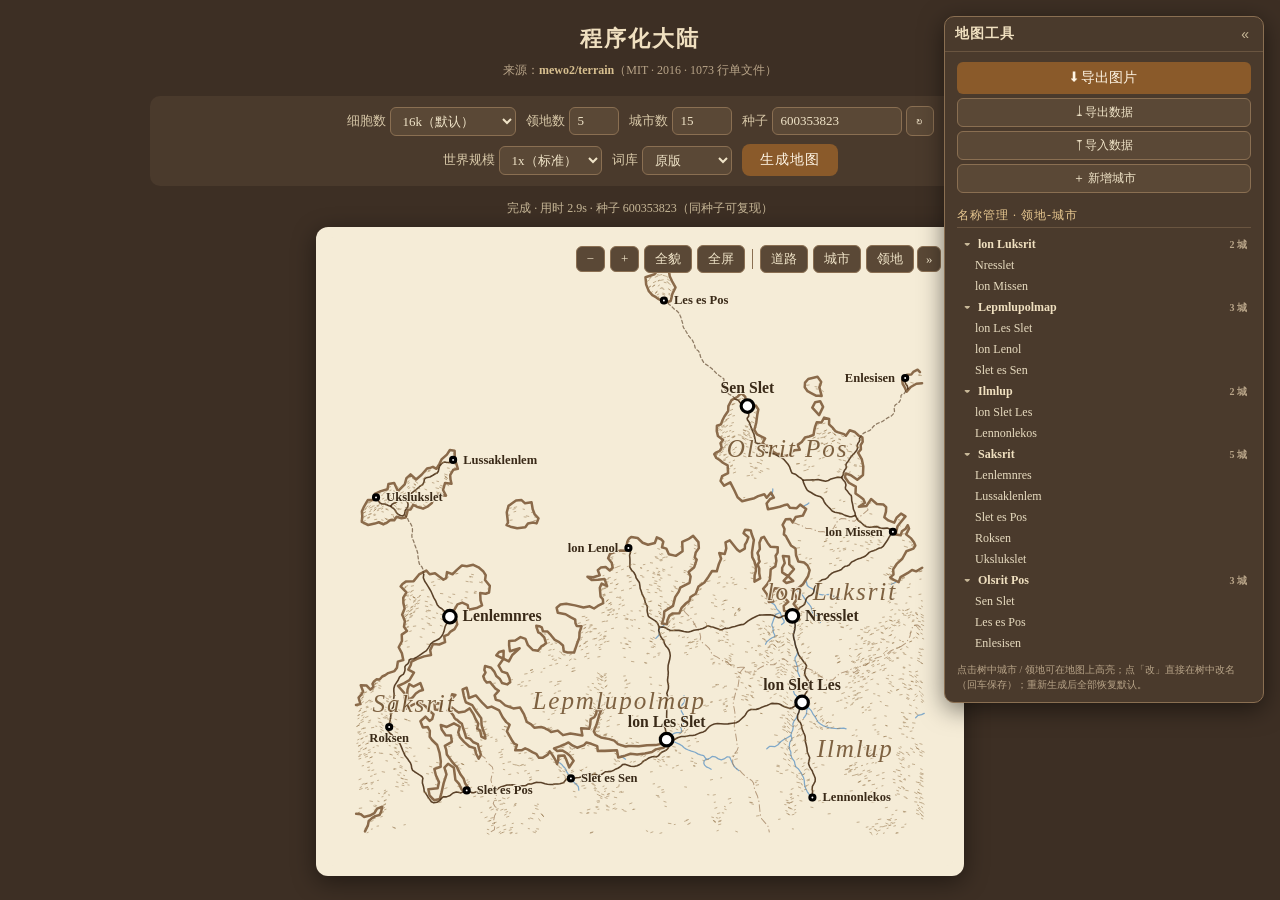
<file: 版本存档/terrain-V7道路版.html>
<!DOCTYPE html>
<html lang="zh-CN">
<head>
<meta charset="UTF-8">
<meta name="viewport" content="width=device-width, initial-scale=1.0">
<title>mewo2/terrain 程序化大陆</title>
<style>
  * { margin: 0; padding: 0; box-sizing: border-box; }
  html, body { overflow-x: hidden; }
  body { font-family: 'Georgia', 'Songti SC', serif; background: #3d2f24; color: #e8dcc0; padding: 24px; }
  .wrap { max-width: 980px; margin: 0 auto; }
  h1 { text-align: center; font-size: 22px; color: #f0e0c0; margin-bottom: 6px; letter-spacing: 2px; }
  .sub { text-align: center; font-size: 12px; color: #b8a488; margin-bottom: 16px; line-height: 1.7; }
  .sub b { color: #d8c090; }
  .controls { display: flex; flex-direction: column; gap: 8px; justify-content: center; align-items: center; margin-bottom: 14px; background: #4a3a2c; border-radius: 10px; padding: 10px 14px; }
  .controls .ctrl-row { display: flex; flex-wrap: wrap; gap: 10px; justify-content: center; align-items: center; }
  .controls label { font-size: 13px; color: #d8c8a8; display: inline-flex; align-items: center; gap: 4px; white-space: nowrap; }
  .controls select, .controls input { background: #5a4836; color: #f0e4c8; border: 1px solid #8a6f52; border-radius: 6px; padding: 5px 8px; font-size: 13px; font-family: inherit; flex-shrink: 0; white-space: nowrap; }
  .controls button { background: #8a5a2a; color: #fff6e6; border: none; border-radius: 8px; padding: 7px 18px; font-size: 14px; cursor: pointer; font-family: inherit; letter-spacing: 1px; flex-shrink: 0; white-space: nowrap; }
  .controls button:hover { background: #a06a30; }
  #status { font-size: 12px; color: #c8b898; text-align: center; margin-bottom: 10px; min-height: 16px; }
  .mapbox { background: #f5ecd7; border-radius: 12px; padding: 10px; box-shadow: 0 6px 24px rgba(0,0,0,.45); position: relative; overflow: auto; width: fit-content; margin: 0 auto; }
  .map-wrap { position: relative; width: fit-content; margin: 0 auto; }
  .mapbox.fullscreen { position: fixed; inset: 0; width: 100%; z-index: 9999; border-radius: 0; padding: 12px; background: #241b12; display: flex; align-items: center; justify-content: center; overflow: hidden; }
  .mapbox.fullscreen svg#map { max-width: 96vw; max-height: 94vh; }
  .map-tools { position: absolute; top: 8px; right: 8px; z-index: 10; display: flex; max-width: 470px; overflow: hidden; transition: max-width .35s ease; }
  .map-tools.collapsed { max-width: 32px; }
  .map-tools .tool-group { display: flex; gap: 5px; align-items: center; padding-right: 32px; opacity: 1; transition: opacity .25s ease; }
  .map-tools.collapsed .tool-group { opacity: 0; pointer-events: none; }
  .map-tools button { background:#5a4836; color:#f0e4c8; border:1px solid #8a6f52; border-radius:6px; cursor:pointer; padding:4px 10px; font-size:13px; font-family:inherit; flex-shrink: 0; white-space: nowrap; }
  .map-tools button:hover { background:#6a5540; }
  /* 折叠按钮绝对定位于右侧，不参与 flex 收缩，折叠时永远可见 */
  .map-tools .fold-btn { position: absolute; right: 5px; top: 50%; transform: translateY(-50%); z-index: 2; flex-shrink: 0; min-width: 24px; padding: 4px 6px; text-align: center; }
  /* 图层显隐开关：隐藏时按钮高亮（橙色）表示该层当前被隐藏 */
  .map-tools .sep { width: 1px; height: 20px; align-self: center; background: #8a6f52; margin: 0 2px; flex-shrink: 0; }
  .map-tools button.layer-btn.active { background: #c0762e; color: #fff6e6; border-color: #e8b070; }
  .map-tools button.layer-btn.active:hover { background: #d0863e; }
  /* 被隐藏的图层：标记与文字一律不显示 */
  svg#map .layer-hidden { display: none; }
  svg#map { cursor: grab; touch-action: none; display: block; width: 100%; height: auto; background: #f5ecd7; border-radius: 8px; }
  svg#map.dragging { cursor: grabbing; }
  /* 羊皮纸风样式（mewo2/terrain 原版风格） */
  path.river { fill: none; stroke: #7fa8c9; stroke-width: 2; stroke-linecap: round; stroke-linejoin: round; }
  path.coast { fill: none; stroke: #8a6a4a; stroke-width: 4; stroke-linecap: round; stroke-linejoin: round; }
  path.border { fill: none; stroke: #a08060; stroke-width: 1.6; stroke-dasharray: 12 4 2 4; opacity: .75; }
  path.road { fill: none; stroke: #4a2f16; stroke-width: 2.5; stroke-linecap: round; stroke-linejoin: round; opacity: .9; }
  path.roadsea { fill: none; stroke: #4a2f16; stroke-width: 2; stroke-linecap: round; stroke-linejoin: round; stroke-dasharray: 5 4; opacity: .6; }
  line.slope { stroke: #9a7b52; opacity: .7; }
  circle.city { fill: #fdf6e3; stroke: #4a3018; stroke-width: 3; }
  text.city { font-family: Georgia, serif; fill: #3a2a18; font-size: 20px; font-weight: bold; paint-order: stroke; stroke: #f5ecd7; stroke-width: 3px; stroke-linejoin: round; }
  text.region { font-family: Georgia, serif; fill: #6a4a28; font-size: 36px; font-style: italic; letter-spacing: 3px; paint-order: stroke; stroke: #f5ecd7; stroke-width: 4px; stroke-linejoin: round; opacity: .85; }
  text.city.fantasy, text.region.fantasy { font-family: "KaiTi","STKaiti","SimSun",serif; }
  button.seed-rnd { height: 30px; line-height: 28px; padding: 0 9px; background:#5a4836; color:#f0e4c8; border:1px solid #8a6f52; border-radius:6px; cursor:pointer; font-size:13px; }
  button.seed-rnd:hover { background:#6a5540; }
  /* 侧边栏（地图工具：导出 + 名称管理三级关联） */
  #sidePanel { position: fixed; top: 16px; right: 16px; width: 320px; max-height: 92vh; display: flex; flex-direction: column; background: #4a3a2c; border: 1px solid #8a6f52; border-radius: 10px; color: #e8dcc0; font-family: 'Georgia','Songti SC',serif; z-index: 100; box-shadow: 0 6px 24px rgba(0,0,0,.5); overflow: hidden; }
  #sidePanel.closed { width: 34px; }
  #sidePanel.closed .sp-body, #sidePanel.closed .sp-title { display: none; }
  #sidePanel .sp-head { display: flex; justify-content: space-between; align-items: center; padding: 8px 10px; border-bottom: 1px solid #6a5540; }
  #sidePanel .sp-title { font-size: 14px; font-weight: bold; color: #f0e0c0; letter-spacing: 1px; }
  #sidePanel .sp-fold { background: none; border: none; color: #c8b898; font-size: 14px; cursor: pointer; padding: 0 4px; }
  #sidePanel .sp-fold:hover { color: #f0e0c0; }
  #sidePanel .sp-body { padding: 10px 12px; overflow-y: auto; }
  #sidePanel .sp-export { width: 100%; margin-bottom: 4px; padding: 7px; background: #8a5a2a; color: #fff6e6; border: none; border-radius: 6px; font-size: 14px; cursor: pointer; font-family: inherit; }
  #sidePanel .sp-export:hover { background: #a06a30; }
  #sidePanel .sp-export.small { padding: 5px; font-size: 12px; background: #5a4836; color: #f0e4c8; border: 1px solid #8a6f52; }
  #sidePanel .sp-export.small:hover { background: #6a5540; }
  /* 新增城市：按钮高亮态 + 地图右下角坐标浮层 */
  #sidePanel .sp-export.small.active { background: #c0762e; color: #fff6e6; border-color: #e8b070; }
  #sidePanel .sp-export.small.active:hover { background: #d0863e; }
  .map-coords { position: absolute; right: 8px; bottom: 8px; z-index: 12; display: none; background: rgba(74,58,44,.92); color: #f0e4c8; font-size: 12px; font-family: Consolas, monospace; padding: 3px 9px; border-radius: 6px; border: 1px solid #8a6f52; pointer-events: none; white-space: nowrap; }
  .map-coords.show { display: block; }
  #sidePanel .sp-sec { font-size: 12px; color: #e8c890; margin: 10px 0 6px; letter-spacing: 1px; border-bottom: 1px solid #6a5540; padding-bottom: 3px; }
  #sidePanel .sp-empty { font-size: 12px; color: #b8a488; padding: 6px 0; }
  /* 三级树 */
  #sidePanel .sp-node { display: flex; align-items: center; gap: 5px; font-size: 12px; padding: 3px 4px; border-radius: 5px; cursor: pointer; }
  #sidePanel .sp-node:hover { background: #5a4836; }
  #sidePanel .sp-node.hl-node { background: #c0762e; color: #fff6e6; }
  #sidePanel .sp-node .sp-caret { width: 12px; text-align: center; flex-shrink: 0; color: #c8b898; }
  #sidePanel .sp-node .sp-count { margin-left: auto; font-size: 10px; color: #b8a488; flex-shrink: 0; }
  #sidePanel .sp-children { padding-left: 14px; }
  #sidePanel .sp-node.sp-region { font-weight: bold; color: #f0e0c0; }
  #sidePanel .sp-node.sp-city { color: #e8dcc0; }
  #sidePanel .sp-node .sp-edit { background: #5a4836; color: #f0e4c8; border: 1px solid #8a6f52; border-radius: 4px; font-size: 10px; padding: 1px 5px; cursor: pointer; font-family: inherit; flex-shrink: 0; display: none; }
  #sidePanel .sp-node:hover .sp-edit { display: inline-block; }
  #sidePanel .sp-node .sp-edit:hover { background: #6a5540; }
  #sidePanel .sp-node .sp-edit.ok { background: #8a5a2a; display: inline-block; }
  #sidePanel .sp-node .sp-edit.no { background: #7a3a2a; display: inline-block; }
  #sidePanel .sp-node .sp-edit.del { background: #7a3a2a; }
  #sidePanel .sp-node .sp-edit.del:hover { background: #8a4a3a; }
  #sidePanel .sp-node input { flex: 1; min-width: 0; background: #5a4836; color: #f0e4c8; border: 1px solid #8a6f52; border-radius: 4px; padding: 2px 5px; font-size: 12px; font-family: inherit; }
  #sidePanel .sp-tip { font-size: 10px; color: #b8a488; margin-top: 8px; line-height: 1.5; }
  /* 地图联动高亮 */
  #map circle.city.hl { stroke: #d0762e; stroke-width: 6; }

</style>
</head>
<body>
<div class="wrap">
<h1>程序化大陆</h1>
<p class="sub">来源：<b>mewo2/terrain</b>（MIT · 2016 · 1073 行单文件）</p>
<div class="controls">
  <div class="ctrl-row">
    <label>细胞数
      <select id="npts">
        <option value="4096">4k（快）</option>
        <option value="8192">8k（中）</option>
        <option value="16384" selected>16k（默认）</option>
        <option value="32768">32k（高细节）</option>
        <option value="65536">64k（最高·重）</option>
      </select>
    </label>
    <label>领地数 <input id="nterrs" type="number" value="5" min="1" max="15" style="width:50px" title="领地（区域）数量，自动不超过城市数"></label>
    <label>城市数 <input id="ncities" type="number" value="15" min="4" max="40" style="width:60px"></label>
    <label>种子 <input id="seed" type="text" placeholder="留空 = 随机" style="width:130px"><button type="button" onclick="randomSeed()" title="随机种子" class="seed-rnd">↻</button></label>
  </div>
  <div class="ctrl-row">
    <label>世界规模
      <select id="resol" title="地图世界规模：面积按倍率²等比放大，组件尺寸不变，同屏可容纳更多领地（切换后点「生成地图」应用）">
        <option value="1" selected>1x（标准）</option>
        <option value="2">2x</option>
        <option value="4">4x</option>
      </select>
    </label>
    <label>词库 <select id="lexsel" onchange="setLex(this.value)"></select></label>
    <button id="genbtn" onclick="gen()">生成地图</button>
  </div>
</div>
<div id="status">点击「生成地图」开始</div>
<div class="mapbox">
  <div class="map-wrap">
    <div class="map-tools">
      <span class="tool-group">
        <button onclick="zoomBy(1.25)" title="缩小">−</button>
        <button onclick="zoomBy(0.8)" title="放大">+</button>
        <button onclick="resetView()" title="复位全貌">全貌</button>
        <button onclick="toggleFullscreen()" title="网页内全屏 / 还原" data-fs>全屏</button>
        <span class="sep"></span>
        <button class="layer-btn" data-layer="road" onclick="toggleLayer('road')" title="隐藏 / 显示道路（实线与海上虚线）">道路</button>
        <button class="layer-btn" data-layer="city" onclick="toggleLayer('city')" title="隐藏 / 显示城市（标记与名称）">城市</button>
        <button class="layer-btn" data-layer="terr" onclick="toggleLayer('terr')" title="隐藏 / 显示领地（边界与名称）">领地</button>
      </span>
      <button class="fold-btn" onclick="toggleTools()" title="折叠工具按钮">»</button>
    </div>
    <svg id="map" viewBox="-500 -500 1000 1000" width="960" height="960"></svg>
    <div class="map-coords" id="mapCoords"></div>
  </div>
</div>
</div>
<aside id="sidePanel">
  <div class="sp-head">
    <span class="sp-title">地图工具</span>
    <button class="sp-fold" onclick="toggleSide()" title="收起 / 展开侧栏">«</button>
  </div>
  <div class="sp-body">
    <button class="sp-export" onclick="exportPNG()" title="导出完整地图为 PNG（包含临时命名，不受缩放影响）">⬇ 导出图片</button>
    <button class="sp-export small" onclick="exportData()" title="导出当前地图数据为 txt（种子 / 细胞数 / 城市数 / 领地数 + 领地城市名称），可用任意文本编辑器修改后导入恢复">⤓ 导出数据</button>
    <button class="sp-export small" onclick="document.getElementById('importFile').click()" title="导入地图数据文件（txt）：自动用文件中的参数重新生成地图并恢复当时的名称">⤒ 导入数据</button>
    <input type="file" id="importFile" accept=".txt,text/plain" style="display:none" onchange="onImportFile(event)">
    <button class="sp-export small" id="addCityBtn" onclick="toggleAddCity()" title="新增模式：进入后鼠标移到地图上右下角显示坐标，点击地图放置新城市（自动命名 / 归属领地 / 连接道路），Esc 或再点退出">＋ 新增城市</button>
    <div class="sp-sec">名称管理 · 领地-城市</div>
    <div id="spTree"></div>
  </div>
</aside>
<script>
/* ============================================================
   原生替代库（替换原版内嵌的 d3 v4.13.0 全量 220KB + js-priority-queue）
   仅提供本演示页用到的 d3 API 子集，行为与 d3 v4 一致。
   体积：约 4KB；d3.voronoi 由下方 d3-voronoi@1.1.4 单库提供（9KB）。
   ============================================================ */
var d3 = window.d3 = window.d3 || {};
/* ---- 统计工具（等价 d3 v4 的 min/max/mean/quantile/scan/ascending/descending）---- */
function dmin(a) { var m = Infinity; for (var i = 0; i < a.length; i++) if (a[i] < m) m = a[i]; return m; }
function dmax(a) { var m = -Infinity; for (var i = 0; i < a.length; i++) if (a[i] > m) m = a[i]; return m; }
function dmean(a) { var s = 0; for (var i = 0; i < a.length; i++) s += a[i]; return s / a.length; }
function dascending(a, b) { return a < b ? -1 : a > b ? 1 : a >= b ? 0 : NaN; }
function ddescending(a, b) { return b < a ? -1 : b > a ? 1 : b >= a ? 0 : NaN; }
function dquantileSorted(sorted, q) {
  var n = sorted.length;
  if (q <= 0 || n < 2) return sorted[0];
  if (q >= 1) return sorted[n - 1];
  var i = (n - 1) * q, i0 = Math.floor(i);
  return sorted[i0] + (sorted[i0 + 1] - sorted[i0]) * (i - i0);
}
function dscan(values, compare) {
  var n = values.length;
  if (!n) return undefined;
  compare = compare || dascending;
  var i = 0, j = 0, xi, xj = values[j];
  while (++i < n) {
    if (compare(xi = values[i], xj) < 0) { xj = xi; j = i; }
  }
  if (compare(xj, xj) !== 0) return undefined;
  return j;
}
d3.min = dmin; d3.max = dmax; d3.mean = dmean;
d3.ascending = dascending; d3.descending = ddescending;
d3.quantile = dquantileSorted; d3.scan = dscan;

/* ---- SVG path 构造器（等价 d3.path；数字按 JS 默认字符串拼接，与原版一致）---- */
function svgPath() {
  var cmds = [];
  return {
    moveTo: function (x, y) { cmds.push('M' + x + ',' + y); },
    lineTo: function (x, y) { cmds.push('L' + x + ',' + y); },
    toString: function () { return cmds.join(''); }
  };
}
d3.path = svgPath;

/* ---- 极简选择集（等价 d3 v4 select/selectAll 的本页用法子集）---- */
function select(sel) {
  if (typeof sel === 'string') return selection([document.querySelector(sel)]);
  return selection(sel && sel.length !== undefined ? Array.prototype.slice.call(sel) : [sel]);
}
function selectAll(sel) {
  return selection(Array.prototype.slice.call(document.querySelectorAll(sel)), document);
}
function selection(nodes, parent) {
  nodes = nodes || [];
  var sel = {
    _parent: parent || null,
    attr: function (name, value) {
      if (value === undefined) return nodes[0] ? nodes[0].getAttribute(name) : null;
      for (var i = 0; i < nodes.length; i++) {
        var v = typeof value === 'function' ? value.call(nodes[i], nodes[i].__datum, i) : value;
        if (v == null) nodes[i].removeAttribute(name); else nodes[i].setAttribute(name, v);
      }
      return sel;
    },
    style: function (name, value) {
      for (var i = 0; i < nodes.length; i++) {
        var v = typeof value === 'function' ? value.call(nodes[i], nodes[i].__datum, i) : value;
        nodes[i].style[name] = v;
      }
      return sel;
    },
    classed: function (name, add) {
      for (var i = 0; i < nodes.length; i++) {
        var cur = (nodes[i].getAttribute('class') || '').split(/\s+/).filter(function (s) { return s; });
        var names = name.split(/\s+/).filter(function (s) { return s; });
        for (var j = 0; j < names.length; j++) {
          var idx = cur.indexOf(names[j]);
          if (add && idx === -1) cur.push(names[j]);
          if (!add && idx !== -1) cur.splice(idx, 1);
        }
        if (cur.length) nodes[i].setAttribute('class', cur.join(' ')); else nodes[i].removeAttribute('class');
      }
      return sel;
    },
    text: function (value) {
      for (var i = 0; i < nodes.length; i++) {
        nodes[i].textContent = typeof value === 'function' ? value.call(nodes[i], nodes[i].__datum, i) : value;
      }
      return sel;
    },
    data: function (data) {
      var parent = sel._parent || (nodes.length && nodes[0].parentNode) || null;
      var enterNodes = [], exitNodes = [];
      for (var i = 0; i < data.length; i++) {
        if (i < nodes.length) nodes[i].__datum = data[i];
        else enterNodes.push({ __parent: parent, __datum: data[i] });
      }
      for (var j = data.length; j < nodes.length; j++) exitNodes.push(nodes[j]);
      sel.__enter = selection(enterNodes);
      sel.__exit = selection(exitNodes);
      return sel;
    },
    enter: function () { return sel.__enter; },
    exit: function () { return sel.__exit; },
    append: function (tag) {
      var ns = 'http://www.w3.org/2000/svg';
      var out = [];
      for (var i = 0; i < nodes.length; i++) {
        var el = document.createElementNS(ns, tag);
        if (nodes[i].__parent) nodes[i].__parent.appendChild(el);
        if (nodes[i].__datum !== undefined) el.__datum = nodes[i].__datum;
        out.push(el);
      }
      return selection(out);
    },
    remove: function () {
      for (var i = 0; i < nodes.length; i++) {
        if (nodes[i].parentNode) nodes[i].parentNode.removeChild(nodes[i]);
      }
      return sel;
    },
    raise: function () {
      for (var i = 0; i < nodes.length; i++) {
        if (nodes[i].parentNode) nodes[i].parentNode.appendChild(nodes[i]);
      }
      return sel;
    },
    selectAll: function (selector) {
      var out = [];
      var host = nodes.length ? nodes[0] : null;
      for (var i = 0; i < nodes.length; i++) {
        var found = nodes[i].querySelectorAll(selector == null ? '*' : selector);
        for (var j = 0; j < found.length; j++) out.push(found[j]);
      }
      return selection(out, host);
    }
  };
  return sel;
}
d3.select = select; d3.selectAll = selectAll;

/* ---- 二叉堆优先队列（复刻 js-priority-queue 的 BinaryHeapStrategy，行为一致）---- */
function PriorityQueue(cfg) {
  cfg = cfg || {};
  var cmp = cfg.comparator || function (a, b) { return (a || 0) - (b || 0); };
  var data = [];
  function swap(a, i, j) { var t = a[i]; a[i] = a[j]; a[j] = t; }
  function bubbleUp(pos) {
    while (pos > 0) {
      var parent = (pos - 1) >> 1;
      if (cmp(data[parent], data[pos]) < 0) break;
      swap(data, parent, pos);
      pos = parent;
    }
  }
  function sinkDown(pos) {
    while (true) {
      var left = 2 * pos + 1, right = 2 * pos + 2, minIndex = pos;
      if (left < data.length && cmp(data[left], data[minIndex]) < 0) minIndex = left;
      if (right < data.length && cmp(data[right], data[minIndex]) < 0) minIndex = right;
      if (minIndex !== pos) { swap(data, minIndex, pos); pos = minIndex; }
      else break;
    }
  }
  return {
    queue: function (value) { data.push(value); bubbleUp(data.length - 1); },
    dequeue: function () {
      var ret = data[0];
      var last = data.pop();
      if (data.length > 0) { data[0] = last; sinkDown(0); }
      return ret;
    },
    get length() { return data.length; }
  };
}


</script>
<script>
// https://d3js.org/d3-voronoi/ v1.1.4 Copyright 2018 Mike Bostock
!function(e,t){"object"==typeof exports&&"undefined"!=typeof module?t(exports):"function"==typeof define&&define.amd?define(["exports"],t):t(e.d3=e.d3||{})}(this,function(e){"use strict";function t(e){return function(){return e}}function n(e){return e[0]}function i(e){return e[1]}function r(){this._=null}function f(e){e.U=e.C=e.L=e.R=e.P=e.N=null}function s(e,t){var n=t,i=t.R,r=n.U;r?r.L===n?r.L=i:r.R=i:e._=i,i.U=r,n.U=i,n.R=i.L,n.R&&(n.R.U=n),i.L=n}function u(e,t){var n=t,i=t.L,r=n.U;r?r.L===n?r.L=i:r.R=i:e._=i,i.U=r,n.U=i,n.L=i.R,n.L&&(n.L.U=n),i.R=n}function l(e){for(;e.L;)e=e.L;return e}function a(e,t,n,i){var r=[null,null],f=q.push(r)-1;return r.left=e,r.right=t,n&&h(r,e,t,n),i&&h(r,t,e,i),A[e.index].halfedges.push(f),A[t.index].halfedges.push(f),r}function o(e,t,n){var i=[t,n];return i.left=e,i}function h(e,t,n,i){e[0]||e[1]?e.left===n?e[1]=i:e[0]=i:(e[0]=i,e.left=t,e.right=n)}function c(e,t,n,i,r){var f,s=e[0],u=e[1],l=s[0],a=s[1],o=0,h=1,c=u[0]-l,d=u[1]-a;if(f=t-l,c||!(f>0)){if(f/=c,c<0){if(f<o)return;f<h&&(h=f)}else if(c>0){if(f>h)return;f>o&&(o=f)}if(f=i-l,c||!(f<0)){if(f/=c,c<0){if(f>h)return;f>o&&(o=f)}else if(c>0){if(f<o)return;f<h&&(h=f)}if(f=n-a,d||!(f>0)){if(f/=d,d<0){if(f<o)return;f<h&&(h=f)}else if(d>0){if(f>h)return;f>o&&(o=f)}if(f=r-a,d||!(f<0)){if(f/=d,d<0){if(f>h)return;f>o&&(o=f)}else if(d>0){if(f<o)return;f<h&&(h=f)}return!(o>0||h<1)||(o>0&&(e[0]=[l+o*c,a+o*d]),h<1&&(e[1]=[l+h*c,a+h*d]),!0)}}}}}function d(e,t,n,i,r){var f=e[1];if(f)return!0;var s,u,l=e[0],a=e.left,o=e.right,h=a[0],c=a[1],d=o[0],v=o[1],g=(h+d)/2,C=(c+v)/2;if(v===c){if(g<t||g>=i)return;if(h>d){if(l){if(l[1]>=r)return}else l=[g,n];f=[g,r]}else{if(l){if(l[1]<n)return}else l=[g,r];f=[g,n]}}else if(u=C-(s=(h-d)/(v-c))*g,s<-1||s>1)if(h>d){if(l){if(l[1]>=r)return}else l=[(n-u)/s,n];f=[(r-u)/s,r]}else{if(l){if(l[1]<n)return}else l=[(r-u)/s,r];f=[(n-u)/s,n]}else if(c<v){if(l){if(l[0]>=i)return}else l=[t,s*t+u];f=[i,s*i+u]}else{if(l){if(l[0]<t)return}else l=[i,s*i+u];f=[t,s*t+u]}return e[0]=l,e[1]=f,!0}function v(e,t){var n=e.site,i=t.left,r=t.right;return n===r&&(r=i,i=n),r?Math.atan2(r[1]-i[1],r[0]-i[0]):(n===i?(i=t[1],r=t[0]):(i=t[0],r=t[1]),Math.atan2(i[0]-r[0],r[1]-i[1]))}function g(e,t){return t[+(t.left!==e.site)]}function C(e,t){return t[+(t.left===e.site)]}r.prototype={constructor:r,insert:function(e,t){var n,i,r;if(e){if(t.P=e,t.N=e.N,e.N&&(e.N.P=t),e.N=t,e.R){for(e=e.R;e.L;)e=e.L;e.L=t}else e.R=t;n=e}else this._?(e=l(this._),t.P=null,t.N=e,e.P=e.L=t,n=e):(t.P=t.N=null,this._=t,n=null);for(t.L=t.R=null,t.U=n,t.C=!0,e=t;n&&n.C;)n===(i=n.U).L?(r=i.R)&&r.C?(n.C=r.C=!1,i.C=!0,e=i):(e===n.R&&(s(this,n),n=(e=n).U),n.C=!1,i.C=!0,u(this,i)):(r=i.L)&&r.C?(n.C=r.C=!1,i.C=!0,e=i):(e===n.L&&(u(this,n),n=(e=n).U),n.C=!1,i.C=!0,s(this,i)),n=e.U;this._.C=!1},remove:function(e){e.N&&(e.N.P=e.P),e.P&&(e.P.N=e.N),e.N=e.P=null;var t,n,i,r=e.U,f=e.L,a=e.R;if(n=f?a?l(a):f:a,r?r.L===e?r.L=n:r.R=n:this._=n,f&&a?(i=n.C,n.C=e.C,n.L=f,f.U=n,n!==a?(r=n.U,n.U=e.U,e=n.R,r.L=e,n.R=a,a.U=n):(n.U=r,r=n,e=n.R)):(i=e.C,e=n),e&&(e.U=r),!i)if(e&&e.C)e.C=!1;else{do{if(e===this._)break;if(e===r.L){if((t=r.R).C&&(t.C=!1,r.C=!0,s(this,r),t=r.R),t.L&&t.L.C||t.R&&t.R.C){t.R&&t.R.C||(t.L.C=!1,t.C=!0,u(this,t),t=r.R),t.C=r.C,r.C=t.R.C=!1,s(this,r),e=this._;break}}else if((t=r.L).C&&(t.C=!1,r.C=!0,u(this,r),t=r.L),t.L&&t.L.C||t.R&&t.R.C){t.L&&t.L.C||(t.R.C=!1,t.C=!0,s(this,t),t=r.L),t.C=r.C,r.C=t.L.C=!1,u(this,r),e=this._;break}t.C=!0,e=r,r=r.U}while(!e.C);e&&(e.C=!1)}}};var p,L=[];function R(){f(this),this.x=this.y=this.arc=this.site=this.cy=null}function y(e){var t=e.P,n=e.N;if(t&&n){var i=t.site,r=e.site,f=n.site;if(i!==f){var s=r[0],u=r[1],l=i[0]-s,a=i[1]-u,o=f[0]-s,h=f[1]-u,c=2*(l*h-a*o);if(!(c>=-z)){var d=l*l+a*a,v=o*o+h*h,g=(h*d-a*v)/c,C=(l*v-o*d)/c,y=L.pop()||new R;y.arc=e,y.site=r,y.x=g+s,y.y=(y.cy=C+u)+Math.sqrt(g*g+C*C),e.circle=y;for(var b=null,M=j._;M;)if(y.y<M.y||y.y===M.y&&y.x<=M.x){if(!M.L){b=M.P;break}M=M.L}else{if(!M.R){b=M;break}M=M.R}j.insert(b,y),b||(p=y)}}}}function b(e){var t=e.circle;t&&(t.P||(p=t.N),j.remove(t),L.push(t),f(t),e.circle=null)}var M=[];function U(){f(this),this.edge=this.site=this.circle=null}function x(e){var t=M.pop()||new U;return t.site=e,t}function N(e){b(e),m.remove(e),M.push(e),f(e)}function P(e){var t=e.circle,n=t.x,i=t.cy,r=[n,i],f=e.P,s=e.N,u=[e];N(e);for(var l=f;l.circle&&Math.abs(n-l.circle.x)<E&&Math.abs(i-l.circle.cy)<E;)f=l.P,u.unshift(l),N(l),l=f;u.unshift(l),b(l);for(var o=s;o.circle&&Math.abs(n-o.circle.x)<E&&Math.abs(i-o.circle.cy)<E;)s=o.N,u.push(o),N(o),o=s;u.push(o),b(o);var c,d=u.length;for(c=1;c<d;++c)o=u[c],l=u[c-1],h(o.edge,l.site,o.site,r);l=u[0],(o=u[d-1]).edge=a(l.site,o.site,null,r),y(l),y(o)}function _(e){for(var t,n,i,r,f=e[0],s=e[1],u=m._;u;)if((i=k(u,s)-f)>E)u=u.L;else{if(!((r=f-w(u,s))>E)){i>-E?(t=u.P,n=u):r>-E?(t=u,n=u.N):t=n=u;break}if(!u.R){t=u;break}u=u.R}!function(e){A[e.index]={site:e,halfedges:[]}}(e);var l=x(e);if(m.insert(t,l),t||n){if(t===n)return b(t),n=x(t.site),m.insert(l,n),l.edge=n.edge=a(t.site,l.site),y(t),void y(n);if(n){b(t),b(n);var o=t.site,c=o[0],d=o[1],v=e[0]-c,g=e[1]-d,C=n.site,p=C[0]-c,L=C[1]-d,R=2*(v*L-g*p),M=v*v+g*g,U=p*p+L*L,N=[(L*M-g*U)/R+c,(v*U-p*M)/R+d];h(n.edge,o,C,N),l.edge=a(o,e,null,N),n.edge=a(e,C,null,N),y(t),y(n)}else l.edge=a(t.site,l.site)}}function k(e,t){var n=e.site,i=n[0],r=n[1],f=r-t;if(!f)return i;var s=e.P;if(!s)return-1/0;var u=(n=s.site)[0],l=n[1],a=l-t;if(!a)return u;var o=u-i,h=1/f-1/a,c=o/a;return h?(-c+Math.sqrt(c*c-2*h*(o*o/(-2*a)-l+a/2+r-f/2)))/h+i:(i+u)/2}function w(e,t){var n=e.N;if(n)return k(n,t);var i=e.site;return i[1]===t?i[0]:1/0}var m,A,j,q,E=1e-6,z=1e-12;function O(e,t){return t[1]-e[1]||t[0]-e[0]}function B(e,t){var n,i,f,s=e.sort(O).pop();for(q=[],A=new Array(e.length),m=new r,j=new r;;)if(f=p,s&&(!f||s[1]<f.y||s[1]===f.y&&s[0]<f.x))s[0]===n&&s[1]===i||(_(s),n=s[0],i=s[1]),s=e.pop();else{if(!f)break;P(f.arc)}if(function(){for(var e,t,n,i,r=0,f=A.length;r<f;++r)if((e=A[r])&&(i=(t=e.halfedges).length)){var s=new Array(i),u=new Array(i);for(n=0;n<i;++n)s[n]=n,u[n]=v(e,q[t[n]]);for(s.sort(function(e,t){return u[t]-u[e]}),n=0;n<i;++n)u[n]=t[s[n]];for(n=0;n<i;++n)t[n]=u[n]}}(),t){var u=+t[0][0],l=+t[0][1],a=+t[1][0],h=+t[1][1];!function(e,t,n,i){for(var r,f=q.length;f--;)d(r=q[f],e,t,n,i)&&c(r,e,t,n,i)&&(Math.abs(r[0][0]-r[1][0])>E||Math.abs(r[0][1]-r[1][1])>E)||delete q[f]}(u,l,a,h),function(e,t,n,i){var r,f,s,u,l,a,h,c,d,v,p,L,R=A.length,y=!0;for(r=0;r<R;++r)if(f=A[r]){for(s=f.site,u=(l=f.halfedges).length;u--;)q[l[u]]||l.splice(u,1);for(u=0,a=l.length;u<a;)p=(v=C(f,q[l[u]]))[0],L=v[1],c=(h=g(f,q[l[++u%a]]))[0],d=h[1],(Math.abs(p-c)>E||Math.abs(L-d)>E)&&(l.splice(u,0,q.push(o(s,v,Math.abs(p-e)<E&&i-L>E?[e,Math.abs(c-e)<E?d:i]:Math.abs(L-i)<E&&n-p>E?[Math.abs(d-i)<E?c:n,i]:Math.abs(p-n)<E&&L-t>E?[n,Math.abs(c-n)<E?d:t]:Math.abs(L-t)<E&&p-e>E?[Math.abs(d-t)<E?c:e,t]:null))-1),++a);a&&(y=!1)}if(y){var b,M,U,x=1/0;for(r=0,y=null;r<R;++r)(f=A[r])&&(U=(b=(s=f.site)[0]-e)*b+(M=s[1]-t)*M)<x&&(x=U,y=f);if(y){var N=[e,t],P=[e,i],_=[n,i],k=[n,t];y.halfedges.push(q.push(o(s=y.site,N,P))-1,q.push(o(s,P,_))-1,q.push(o(s,_,k))-1,q.push(o(s,k,N))-1)}}for(r=0;r<R;++r)(f=A[r])&&(f.halfedges.length||delete A[r])}(u,l,a,h)}this.edges=q,this.cells=A,m=j=q=A=null}B.prototype={constructor:B,polygons:function(){var e=this.edges;return this.cells.map(function(t){var n=t.halfedges.map(function(n){return g(t,e[n])});return n.data=t.site.data,n})},triangles:function(){var e=[],t=this.edges;return this.cells.forEach(function(n,i){if(f=(r=n.halfedges).length)for(var r,f,s,u,l,a,o=n.site,h=-1,c=t[r[f-1]],d=c.left===o?c.right:c.left;++h<f;)s=d,d=(c=t[r[h]]).left===o?c.right:c.left,s&&d&&i<s.index&&i<d.index&&(l=s,a=d,((u=o)[0]-a[0])*(l[1]-u[1])-(u[0]-l[0])*(a[1]-u[1])<0)&&e.push([o.data,s.data,d.data])}),e},links:function(){return this.edges.filter(function(e){return e.right}).map(function(e){return{source:e.left.data,target:e.right.data}})},find:function(e,t,n){for(var i,r,f=this,s=f._found||0,u=f.cells.length;!(r=f.cells[s]);)if(++s>=u)return null;var l=e-r.site[0],a=t-r.site[1],o=l*l+a*a;do{r=f.cells[i=s],s=null,r.halfedges.forEach(function(n){var i=f.edges[n],u=i.left;if(u!==r.site&&u||(u=i.right)){var l=e-u[0],a=t-u[1],h=l*l+a*a;h<o&&(o=h,s=u.index)}})}while(null!==s);return f._found=i,null==n||o<=n*n?r.site:null}},e.voronoi=function(){var e=n,r=i,f=null;function s(t){return new B(t.map(function(n,i){var f=[Math.round(e(n,i,t)/E)*E,Math.round(r(n,i,t)/E)*E];return f.index=i,f.data=n,f}),f)}return s.polygons=function(e){return s(e).polygons()},s.links=function(e){return s(e).links()},s.triangles=function(e){return s(e).triangles()},s.x=function(n){return arguments.length?(e="function"==typeof n?n:t(+n),s):e},s.y=function(e){return arguments.length?(r="function"==typeof e?e:t(+e),s):r},s.extent=function(e){return arguments.length?(f=null==e?null:[[+e[0][0],+e[0][1]],[+e[1][0],+e[1][1]]],s):f&&[[f[0][0],f[0][1]],[f[1][0],f[1][1]]]},s.size=function(e){return arguments.length?(f=null==e?null:[[0,0],[+e[0],+e[1]]],s):f&&[f[1][0]-f[0][0],f[1][1]-f[0][1]]},s},Object.defineProperty(e,"__esModule",{value:!0})});

</script>
<script>
function shuffled(list) {
    var newlist = [];
    for (var i = 0; i < list.length; i++) {
        newlist.push(list[i]);
    }
    for (var i = list.length - 1; i > 0; i--) {
        var tmp = newlist[i];
        var j = randrange(i);
        newlist[i] = newlist[j];
        newlist[j] = tmp;
    }
    return newlist;
}

function choose(list, exponent) {
    exponent = exponent || 1;
    return list[Math.floor(Math.pow(Math.random(), exponent) * list.length)];
}

function randrange(lo, hi) {
    if (hi == undefined) {
        hi = lo;
        lo = 0;
    }
    return Math.floor(Math.random() * (hi - lo)) + lo;
}

function join(list, sep) {
    if (list.length == 0) return '';
    sep = sep || '';
    var s = list[0];
    for (var i = 1; i < list.length; i++) {
        s += sep;
        s += list[i];
    }
    return s;
}

function capitalize(word) {
    return word[0].toUpperCase() + word.slice(1);
}

function spell(lang, syll) {
    if (lang.noortho) return syll;
    var s = '';
    for (var i = 0; i < syll.length; i++) {
        var c = syll[i];
        s += lang.cortho[c] || lang.vortho[c] || defaultOrtho[c] || c;
    }
    return s;
}

function makeSyllable(lang) {
    while (true) {
        var syll = "";
        for (var i = 0; i < lang.structure.length; i++) {
            var ptype = lang.structure[i];
            if (lang.structure[i+1] == '?') {
                i++;
                if (Math.random() < 0.5) {
                    continue;
                }
            }
            syll += choose(lang.phonemes[ptype], lang.exponent);
        }
        var bad = false;
        for (var i = 0; i < lang.restricts.length; i++) {
            if (lang.restricts[i].test(syll)) {
                bad = true;
                break;
            }
        }
        if (bad) continue;
        return spell(lang, syll);
    }
}

function getMorpheme(lang, key) {
    if (lang.nomorph) {
        return makeSyllable(lang);
    }
    key = key || '';
    var list = lang.morphemes[key] || [];
    var extras = 10;
    if (key) extras = 1;
    while (true) {
        var n = randrange(list.length + extras);
        if (list[n]) return list[n];
        var morph = makeSyllable(lang);
        var bad = false;
        for (var k in lang.morphemes) {
            if (lang.morphemes[k].includes(morph)) {
                bad = true;
                break;
            }
        }
        if (bad) continue;
        list.push(morph);
        lang.morphemes[key] = list;
        return morph;
    }
}

function makeWord(lang, key) {
    var nsylls = randrange(lang.minsyll, lang.maxsyll + 1);
    var w = '';
    var keys = [];
    keys[randrange(nsylls)] = key;
    for (var i = 0; i < nsylls; i++) {
        w += getMorpheme(lang, keys[i]);
    }
    return w;
}

function getWord(lang, key) {
    key = key || '';
    var ws = lang.words[key] || [];
    var extras = 3;
    if (key) extras = 2;
    while (true) {
        var n = randrange(ws.length + extras);
        var w = ws[n];
        if (w) {
            return w;
        }
        w = makeWord(lang, key);
        var bad = false;
        for (var k in lang.words) {
            if (lang.words[k].includes(w)) {
                bad = true;
                break;
            }
        }
        if (bad) continue;
        ws.push(w);
        lang.words[key] = ws;
        return w;
    }
}
function makeName(lang, key) {
    key = key || '';
    lang.genitive = lang.genitive || getMorpheme(lang, 'of');
    lang.definite = lang.definite || getMorpheme(lang, 'the');
    var tries = 0;
    while (true) {
        if (++tries > 2000) {   // 防呆：名字组合极端紧张时给唯一兜底名（正常场景不会触发）
            var fb = 'Unnamed' + (lang.names.length + 1);
            lang.names.push(fb);
            return fb;
        }
        var name = null;
        if (Math.random() < 0.5) {
            name = capitalize(getWord(lang, key));
        } else {
            var w1 = capitalize(getWord(lang, Math.random() < 0.6 ? key : ''));
            var w2 = capitalize(getWord(lang, Math.random() < 0.6 ? key : ''));
            if (w1 == w2) continue;
            if (Math.random() > 0.5) {
                name = join([w1, w2], lang.joiner);
            } else {
                name = join([w1, lang.genitive, w2], lang.joiner);
            }
        }
        if (Math.random() < 0.1) {
            name = join([lang.definite, name], lang.joiner);
        }

        if ((name.length < lang.minchar) || (name.length > lang.maxchar)) continue;
        var used = false;
        for (var i = 0; i < lang.names.length; i++) {
            var name2 = lang.names[i];
            if ((name.indexOf(name2) != -1) || (name2.indexOf(name) != -1)) {
                used = true;
                break;
            }
        }
        if (used) continue;
        lang.names.push(name);
        return name;
    }
}

function makeBasicLanguage() {
    return {
        phonemes: {
            C: "ptkmnls",
            V: "aeiou",
            S: "s",
            F: "mn",
            L: "rl"
        },
        structure: "CVC",
        exponent: 2,
        restricts: [],
        cortho: {},
        vortho: {},
        noortho: true,
        nomorph: true,
        minsyll: 1,
        maxsyll: 1,
        morphemes: {},
        words: {},
        names: [],
        joiner: ' ',
        maxchar: 12,
        minchar: 5
    };
}

function makeRandomLanguage() {
    var lang = makeBasicLanguage();
    lang.noortho = false;
    lang.nomorph = false;
    lang.phonemes.C = shuffled(choose(consets, 2).C);
    lang.phonemes.V = shuffled(choose(vowsets, 2).V);
    lang.phonemes.L = shuffled(choose(lsets, 2).L);
    lang.phonemes.S = shuffled(choose(ssets, 2).S);
    lang.phonemes.F = shuffled(choose(fsets, 2).F);
    lang.structure = choose(syllstructs);
    lang.restricts = ressets[2].res;
    lang.cortho = choose(corthsets, 2).orth;
    lang.vortho = choose(vorthsets, 2).orth;
    lang.minsyll = randrange(1, 3);
    if (lang.structure.length < 3) lang.minsyll++;
    lang.maxsyll = randrange(lang.minsyll + 1, 7);
    lang.joiner = choose('   -');
    return lang;
}
var defaultOrtho = {
    'ʃ': 'sh',
    'ʒ': 'zh',
    'ʧ': 'ch',
    'ʤ': 'j',
    'ŋ': 'ng',
    'j': 'y',
    'x': 'kh',
    'ɣ': 'gh',
    'ʔ': '‘',
    A: "á",
    E: "é",
    I: "í",
    O: "ó",
    U: "ú"
};

var corthsets = [
    {
        name: "Default",
        orth: {}
    },
    {
        name: "Slavic",
        orth: {
            'ʃ': 'š',
            'ʒ': 'ž',
            'ʧ': 'č',
            'ʤ': 'ǧ',
            'j': 'j'
        }
    },
    {
        name: "German",
        orth: {
            'ʃ': 'sch',
            'ʒ': 'zh',
            'ʧ': 'tsch',
            'ʤ': 'dz',
            'j': 'j',
            'x': 'ch'
        }
    },
    {
        name: "French",
        orth: {
            'ʃ': 'ch',
            'ʒ': 'j',
            'ʧ': 'tch',
            'ʤ': 'dj',
            'x': 'kh'
        }
    },
    {
        name: "Chinese (pinyin)",
        orth: {
            'ʃ': 'x',
            'ʧ': 'q',
            'ʤ': 'j',
        }
    }
];

var vorthsets = [
    {
        name: "Ácutes",
        orth: {}
    },
    {
        name: "Ümlauts",
        orth: {
            A: "ä",
            E: "ë",
            I: "ï",
            O: "ö",
            U: "ü"
        }
    },
    {
        name: "Welsh",
        orth: {
            A: "â",
            E: "ê",
            I: "y",
            O: "ô",
            U: "w"
        }
    },
    {
        name: "Diphthongs",
        orth: {
            A: "au",
            E: "ei",
            I: "ie",
            O: "ou",
            U: "oo"
        }
    },
    {
        name: "Doubles",
        orth: {
            A: "aa",
            E: "ee",
            I: "ii",
            O: "oo",
            U: "uu"
        }
    }
];

var consets = [
    {
        name: "Minimal",
        C: "ptkmnls"
    },
    {
        name: "English-ish",
        C: "ptkbdgmnlrsʃzʒʧ"
    },
    {
        name: "Pirahã (very simple)",
        C: "ptkmnh"
    },
    {
        name: "Hawaiian-ish",
        C: "hklmnpwʔ"
    },
    {
        name: "Greenlandic-ish",
        C: "ptkqvsgrmnŋlj"
    },
    {
        name: "Arabic-ish",
        C: "tksʃdbqɣxmnlrwj"
    },
    {
        name: "Arabic-lite",
        C: "tkdgmnsʃ"
    },
    {
        name: "English-lite",
        C: "ptkbdgmnszʒʧhjw"
    }
];

var ssets = [
    {
        name: "Just s",
        S: "s"
    },
    {
        name: "s ʃ",
        S: "sʃ"
    },
    {
        name: "s ʃ f",
        S: "sʃf"
    }
];

var lsets = [
    {
        name: "r l",
        L: "rl"
    },
    {
        name: "Just r",
        L: "r"
    },
    {
        name: "Just l",
        L: "l"
    },
    {
        name: "w j",
        L: "wj"
    },
    {
        name: "r l w j",
        L: "rlwj"
    }
];

var fsets = [
    {
        name: "m n",
        F: "mn"
    },
    {
        name: "s k",
        F: "sk"
    },
    {
        name: "m n ŋ",
        F: "mnŋ"
    },
    {
        name: "s ʃ z ʒ",
        F: "sʃzʒ"
    }
];

var vowsets = [
    {
        name: "Standard 5-vowel",
        V: "aeiou"
    },
    {
        name: "3-vowel a i u",
        V: "aiu"
    },
    {
        name: "Extra A E I",
        V: "aeiouAEI"
    },
    {
        name: "Extra U",
        V: "aeiouU"
    },
    {
        name: "5-vowel a i u A I",
        V: "aiuAI"
    },
    {
        name: "3-vowel e o u",
        V: "eou"
    },
    {
        name: "Extra A O U",
        V: "aeiouAOU"
    }
];

var syllstructs = [
    "CVC",
    "CVV?C",
    "CVVC?", "CVC?", "CV", "VC", "CVF", "C?VC", "CVF?",
    "CL?VC", "CL?VF", "S?CVC", "S?CVF", "S?CVC?",
    "C?VF", "C?VC?", "C?VF?", "C?L?VC", "VC",
    "CVL?C?", "C?VL?C", "C?VLC?"];

var ressets = [
    {
        name: "None",
        res: []
    },
    {
        name: "Double sounds",
        res: [/(.)\1/]
    },
    {
        name: "Doubles and hard clusters",
        res: [/[sʃf][sʃ]/, /(.)\1/, /[rl][rl]/]
    }
];


</script>
<script>
"use strict";

function runif(lo, hi) {
    return lo + Math.random() * (hi - lo);
}

var rnorm = (function () {
    var z2 = null;
    function rnorm() {
        if (z2 != null) {
            var tmp = z2;
            z2 = null;
            return tmp;
        }
        var x1 = 0;
        var x2 = 0;
        var w = 2.0;
        while (w >= 1) {
            x1 = runif(-1, 1);
            x2 = runif(-1, 1);
            w = x1 * x1 + x2 * x2;
        }
        w = Math.sqrt(-2 * Math.log(w) / w);
        z2 = x2 * w;
        return x1 * w;
    }
    return rnorm;
})();

function randomVector(scale) {
    return [scale * rnorm(), scale * rnorm()];
}

var defaultExtent = {
    width: 1,
    height: 1
};

function generatePoints(n, extent) {
    extent = extent || defaultExtent;
    var pts = [];
    for (var i = 0; i < n; i++) {
        pts.push([(Math.random() - 0.5) * extent.width, (Math.random() - 0.5) * extent.height]);
    }
    return pts;
}

function centroid(pts) {
    var x = 0;
    var y = 0;
    for (var i = 0; i < pts.length; i++) {
        x += pts[i][0];
        y += pts[i][1];
    }
    return [x/pts.length, y/pts.length];
}

function improvePoints(pts, n, extent) {
    n = n || 1;
    extent = extent || defaultExtent;
    for (var i = 0; i < n; i++) {
        pts = voronoi(pts, extent)
            .polygons(pts)
            .map(centroid);
    }
    return pts;
}

function generateGoodPoints(n, extent) {
    extent = extent || defaultExtent;
    var pts = generatePoints(n, extent);
    pts = pts.sort(function (a, b) {
        return a[0] - b[0];
    });
    return improvePoints(pts, 1, extent);
}

function voronoi(pts, extent) {
    extent = extent || defaultExtent;
    var w = extent.width/2;
    var h = extent.height/2;
    return d3.voronoi().extent([[-w, -h], [w, h]])(pts);
}

function makeMesh(pts, extent) {
    extent = extent || defaultExtent;
    var vor = voronoi(pts, extent);
    var vxs = [];
    var vxids = {};
    var adj = [];
    var edges = [];
    var tris = [];
    for (var i = 0; i < vor.edges.length; i++) {
        var e = vor.edges[i];
        if (e == undefined) continue;
        var e0 = vxids[e[0]];
        var e1 = vxids[e[1]];
        if (e0 == undefined) {
            e0 = vxs.length;
            vxids[e[0]] = e0;
            vxs.push(e[0]);
        }
        if (e1 == undefined) {
            e1 = vxs.length;
            vxids[e[1]] = e1;
            vxs.push(e[1]);
        }
        adj[e0] = adj[e0] || [];
        adj[e0].push(e1);
        adj[e1] = adj[e1] || [];
        adj[e1].push(e0);
        edges.push([e0, e1, e.left, e.right]);
        tris[e0] = tris[e0] || [];
        if (!tris[e0].includes(e.left)) tris[e0].push(e.left);
        if (e.right && !tris[e0].includes(e.right)) tris[e0].push(e.right);
        tris[e1] = tris[e1] || [];
        if (!tris[e1].includes(e.left)) tris[e1].push(e.left);
        if (e.right && !tris[e1].includes(e.right)) tris[e1].push(e.right);
    }

    /* 预计算邻接边距离缓存（与 adj 同构），供 distance() 查表 —— 减少大量重复 sqrt */
    var dist = [];
    for (var di = 0; di < adj.length; di++) {
        var ai = adj[di], diArr = new Array(ai.length);
        for (var dk = 0; dk < ai.length; dk++) {
            var p1 = vxs[di], p2 = vxs[ai[dk]];
            diArr[dk] = Math.sqrt((p1[0]-p2[0])*(p1[0]-p2[0]) + (p1[1]-p2[1])*(p1[1]-p2[1]));
        }
        dist[di] = diArr;
    }

    var mesh = {
        pts: pts,
        vor: vor,
        vxs: vxs,
        adj: adj,
        dist: dist,       // 邻接距离缓存
        tris: tris,
        edges: edges,
        extent: extent
    }
    mesh.map = function (f) {
        var mapped = vxs.map(f);
        mapped.mesh = mesh;
        return mapped;
    }
    return mesh;
}

function generateGoodMesh(n, extent) {
    extent = extent || defaultExtent;
    var pts = generateGoodPoints(n, extent);
    return makeMesh(pts, extent);
}
function isedge(mesh, i) {
    return (mesh.adj[i].length < 3);
}

function isnearedge(mesh, i) {
    var x = mesh.vxs[i][0];
    var y = mesh.vxs[i][1];
    var w = mesh.extent.width;
    var h = mesh.extent.height;
    return x < -0.45 * w || x > 0.45 * w || y < -0.45 * h || y > 0.45 * h;
}

function neighbours(mesh, i) {
    return mesh.adj[i].slice();   // 浅拷贝邻接表（与原实现逐项复制等价）
}

function distance(mesh, i, j) {
    var ai = mesh.adj[i];
    var di = mesh.dist && mesh.dist[i];
    if (di) {
        for (var k = 0; k < ai.length; k++) if (ai[k] === j) return di[k];  // 邻居：查预计算缓存
    }
    var p = mesh.vxs[i];
    var q = mesh.vxs[j];
    return Math.sqrt((p[0] - q[0]) * (p[0] - q[0]) + (p[1] - q[1]) * (p[1] - q[1]));
}

function quantile(h, q) {
    var sortedh = [];
    for (var i = 0; i < h.length; i++) {
        sortedh[i] = h[i];
    }
    sortedh.sort(d3.ascending);
    return d3.quantile(sortedh, q);
}

function zero(mesh) {
    var z = [];
    for (var i = 0; i < mesh.vxs.length; i++) {
        z[i] = 0;
    }
    z.mesh = mesh;
    return z;
}

function slope(mesh, direction) {
    return mesh.map(function (x) {
        return x[0] * direction[0] + x[1] * direction[1];
    });
}

function cone(mesh, slope) {
    return mesh.map(function (x) {
        return Math.pow(x[0] * x[0] + x[1] * x[1], 0.5) * slope;
    });
}

function map(h, f) {
    var newh = h.map(f);
    newh.mesh = h.mesh;
    return newh;
}

function normalize(h) {
    var lo = d3.min(h);
    var hi = d3.max(h);
    return map(h, function (x) {return (x - lo) / (hi - lo)});
}

function peaky(h) {
    return map(normalize(h), Math.sqrt);
}

function add() {
    var n = arguments[0].length;
    var newvals = zero(arguments[0].mesh);
    for (var i = 0; i < n; i++) {
        for (var j = 0; j < arguments.length; j++) {
            newvals[i] += arguments[j][i];
        }
    }
    return newvals;
}

function mountains(mesh, n, r) {
    r = r || 0.05 * mesh.extent.width;   // 山峰影响半径随世界规模等比放大（1x 时 = 0.05，显示不变）
    var amp = mesh.extent.width;         // 山峰幅度随世界规模等比放大：与 slope/cone（随坐标×k）同比例，
                                         // 归一化后山地起伏/坡度与 1x 完全一致（海湾质感、影线密度不变）
    var mounts = [];
    for (var i = 0; i < n; i++) {
        mounts.push([mesh.extent.width * (Math.random() - 0.5), mesh.extent.height * (Math.random() - 0.5)]);
    }
    var newvals = zero(mesh);
    for (var i = 0; i < mesh.vxs.length; i++) {
        var p = mesh.vxs[i];
        for (var j = 0; j < n; j++) {
            var m = mounts[j];
            newvals[i] += amp * Math.pow(Math.exp(-((p[0] - m[0]) * (p[0] - m[0]) + (p[1] - m[1]) * (p[1] - m[1])) / (2 * r * r)), 2);
        }
    }
    return newvals;
}

function relax(h) {
    var newh = zero(h.mesh);
    for (var i = 0; i < h.length; i++) {
        var nbs = neighbours(h.mesh, i);
        if (nbs.length < 3) {
            newh[i] = 0;
            continue;
        }
        newh[i] = d3.mean(nbs.map(function (j) {return h[j]}));
    }
    return newh;
}

function downhill(h) {
    if (h.downhill) return h.downhill;
    function downfrom(i) {
        if (isedge(h.mesh, i)) return -2;
        var best = -1;
        var besth = h[i];
        var nbs = neighbours(h.mesh, i);
        for (var j = 0; j < nbs.length; j++) {
            if (h[nbs[j]] < besth) {
                besth = h[nbs[j]];
                best = nbs[j];
            }
        }
        return best;
    }
    var downs = [];
    for (var i = 0; i < h.length; i++) {
        downs[i] = downfrom(i);
    }
    h.downhill = downs;
    return downs;
}

function fillSinks(h, epsilon) {
    epsilon = epsilon || 1e-5;
    var infinity = 999999;
    var newh = zero(h.mesh);
    for (var i = 0; i < h.length; i++) {
        if (isnearedge(h.mesh, i)) {
            newh[i] = h[i];
        } else {
            newh[i] = infinity;
        }
    }
    while (true) {
        var changed = false;
        for (var i = 0; i < h.length; i++) {
            if (newh[i] == h[i]) continue;
            var nbs = neighbours(h.mesh, i);
            for (var j = 0; j < nbs.length; j++) {
                if (h[i] >= newh[nbs[j]] + epsilon) {
                    newh[i] = h[i];
                    changed = true;
                    break;
                }
                var oh = newh[nbs[j]] + epsilon;
                if ((newh[i] > oh) && (oh > h[i])) {
                    newh[i] = oh;
                    changed = true;
                }
            }
        }
        if (!changed) return newh;
    }
}

function getFlux(h) {
    var dh = downhill(h);
    var idxs = [];
    var flux = zero(h.mesh); 
    for (var i = 0; i < h.length; i++) {
        idxs[i] = i;
        flux[i] = 1/h.length;
    }
    idxs.sort(function (a, b) {
        return h[b] - h[a];
    });
    for (var i = 0; i < h.length; i++) {
        var j = idxs[i];
        if (dh[j] >= 0) {
            flux[dh[j]] += flux[j];
        }
    }
    return flux;
}

function getSlope(h) {
    var slope = zero(h.mesh);
    for (var i = 0; i < h.length; i++) {
        var s = trislope(h, i);
        slope[i] = Math.sqrt(s[0] * s[0] + s[1] * s[1]);
    }
    return slope;
}

function erosionRate(h) {
    var flux = getFlux(h);
    var slope = getSlope(h);
    var newh = zero(h.mesh);
    for (var i = 0; i < h.length; i++) {
        var river = Math.sqrt(flux[i]) * slope[i];
        var creep = slope[i] * slope[i];
        var total = 1000 * river + creep;
        total = total > 200 ? 200 : total;
        newh[i] = total;
    }
    return newh;
}

function erode(h, amount) {
    var er = erosionRate(h);
    var newh = zero(h.mesh);
    var maxr = d3.max(er);
    for (var i = 0; i < h.length; i++) {
        newh[i] = h[i] - amount * (er[i] / maxr);
    }
    return newh;
}

function doErosion(h, amount, n) {
    n = n || 1;
    h = fillSinks(h);
    for (var i = 0; i < n; i++) {
        h = erode(h, amount);
        h = fillSinks(h);
    }
    return h;
}

function setSeaLevel(h, q) {
    var newh = zero(h.mesh);
    var delta = quantile(h, q);
    for (var i = 0; i < h.length; i++) {
        newh[i] = h[i] - delta;
    }
    return newh;
}

function cleanCoast(h, iters) {
    /* 单方向海岸清洗：cellIsLand=true 处理陆地（清除单侧邻水的陆地尖端），false 处理水域（清除单侧邻陆的水域尖端）*/
    function sweep(cellIsLand) {
        var newh = zero(h.mesh);
        for (var i = 0; i < h.length; i++) {
            newh[i] = h[i];
            var nbs = neighbours(h.mesh, i);
            if ((cellIsLand ? h[i] <= 0 : h[i] > 0) || nbs.length != 3) continue;
            var count = 0;
            var best = cellIsLand ? -999999 : 999999;
            for (var j = 0; j < nbs.length; j++) {
                if (cellIsLand ? h[nbs[j]] > 0 : h[nbs[j]] <= 0) count++;
                else if (cellIsLand ? h[nbs[j]] > best : h[nbs[j]] < best) best = h[nbs[j]];
            }
            if (count > 1) continue;
            newh[i] = best / 2;
        }
        return newh;
    }
    for (var iter = 0; iter < iters; iter++) {
        h = sweep(true);   // 陆地：清除单侧邻水的陆地尖端
        h = sweep(false);  // 水域：清除单侧邻陆的水域尖端
    }
    return h;
}

function trislope(h, i) {
    var nbs = neighbours(h.mesh, i);
    if (nbs.length != 3) return [0,0];
    var p0 = h.mesh.vxs[nbs[0]];
    var p1 = h.mesh.vxs[nbs[1]];
    var p2 = h.mesh.vxs[nbs[2]];

    var x1 = p1[0] - p0[0];
    var x2 = p2[0] - p0[0];
    var y1 = p1[1] - p0[1];
    var y2 = p2[1] - p0[1];

    var det = x1 * y2 - x2 * y1;
    var h1 = h[nbs[1]] - h[nbs[0]];
    var h2 = h[nbs[2]] - h[nbs[0]];

    return [(y2 * h1 - y1 * h2) / det,
            (-x2 * h1 + x1 * h2) / det];
}

function cityScore(h, cities, flux) {
    var score = map(flux || getFlux(h), Math.sqrt);
    for (var i = 0; i < h.length; i++) {
        if (h[i] <= 0 || isnearedge(h.mesh, i)) {
            score[i] = -999999;
            continue;
        }
        score[i] += 0.01 / (1e-9 + Math.abs(h.mesh.vxs[i][0]) - h.mesh.extent.width/2)
        score[i] += 0.01 / (1e-9 + Math.abs(h.mesh.vxs[i][1]) - h.mesh.extent.height/2)
        for (var j = 0; j < cities.length; j++) {
            score[i] -= 0.02 / (distance(h.mesh, cities[j], i) + 1e-9);
        }
    }
    return score;
}
function placeCity(render, flux) {
    render.cities = render.cities || [];
    var score = cityScore(render.h, render.cities, flux);
    var newcity = d3.scan(score, d3.descending);
    render.cities.push(newcity);
}

function placeCities(render) {
    var params = render.params;
    var h = render.h;
    var n = params.ncities;
    var flux = getFlux(h);   // h 在放置城市期间不变 → flux 只需计算一次（结果一致）
    for (var i = 0; i < n; i++) {
        placeCity(render, flux);
    }
}

function contour(h, level) {
    level = level || 0;
    var edges = [];
    for (var i = 0; i < h.mesh.edges.length; i++) {
        var e = h.mesh.edges[i];
        if (e[3] == undefined) continue;
        if (isnearedge(h.mesh, e[0]) || isnearedge(h.mesh, e[1])) continue;
        if ((h[e[0]] > level && h[e[1]] <= level) ||
            (h[e[1]] > level && h[e[0]] <= level)) {
            edges.push([e[2], e[3]]);
        }
    }
    return mergeSegments(edges);
}

function getRivers(h, limit) {
    var dh = downhill(h);
    var flux = getFlux(h);
    var links = [];
    var above = 0;
    for (var i = 0; i < h.length; i++) {
        if (h[i] > 0) above++;
    }
    limit *= above / h.length;
    for (var i = 0; i < dh.length; i++) {
        if (isnearedge(h.mesh, i)) continue;
        if (flux[i] > limit && h[i] > 0 && dh[i] >= 0) {
            var up = h.mesh.vxs[i];
            var down = h.mesh.vxs[dh[i]];
            if (h[dh[i]] > 0) {
                links.push([up, down]);
            } else {
                links.push([up, [(up[0] + down[0])/2, (up[1] + down[1])/2]]);
            }
        }
    }
    return mergeSegments(links).map(relaxPath);
}

/* ============ 城市间道路：MST 主干 + 领地辐射 + 叶节点支线（A* 寻路 + MST 选择）============
   阶段 A：短路径优先 MST —— 每次接入欧氏距离最近的未接入城市（相邻优先），
           超长连接（> LIMIT）延迟，最终由兜底允许超长接入（满足全连通前提下优先避免超长路线）
   阶段 B：补充 城镇→领地首都 直达（连接倾向次高；与 MST 重复的边自动去重）
   阶段 C：叶节点城市（度=1）补第二连接 → 路网略微丰富（末端城市有支路），最多试最近 3 个近邻
   权重：上坡 x1.2 轻罚、过海 x15 重罚、边缘带（非城市）x8 重罚
   兜底：仍未接入的城市沿地形 trace 连最近已入树城市（真正不可达才直线）
   路网吸引：attract = render.__roadSeen，权重 0.5（弱于新增城市的 0.3，机制详见 roadTrace）
   依赖现有：mesh/roadTrace/cityEuclid/makeRoadCollector/PriorityQueue
   =============================================================== */
/* 公共寻路：A*（欧氏启发式，过海重罚：陆地优先、孤岛可渡海），src → target 的路径边（索引对，靠 src 的在前），
   返回 null 表示不可达。getRoads 全量生成与 addCityToRender 增量连路共用。
   cityVerts 可空：传城市顶点集合时对边缘带（非城市）重罚（×8），避免道路贴近地图边框。
   attract（可选）：已有道路边集 {land:{key:true}, sea:{key:true}} —— 命中该集的网格边权重 ×attractW，
   引导路径优先沿已有路网走（新道路先并入旧路走廊、接近目标才离开，避免首都处锐角分叉与穿插交叉）。
   attractW（可选，默认 0.3）：吸引强度。getRoads 全量生成传 0.5（适度减弱 → 道路更独立、路网更丰富），
   addCityToRender 增量连路不传（0.3，保持汇入式自然连接）*/
function roadTrace(mesh, h, src, target, cityVerts, attract, attractW) {
    var dist = [], prev = [];
    /* A*：f = g + 欧氏启发式（到目标）。网格边权通常 ≥ 欧氏距离，启发式接近可采纳；
       吸引/惩罚权重（0.3×/15×/8×）会让启发式非一致 → 可能找到次优路径，但加速显著且路径依然合理 */
    var pq = new PriorityQueue({comparator: function (a, b) {return a.f - b.f;}});
    var tx = mesh.vxs[target][0], ty = mesh.vxs[target][1];
    function heu(v) {
        var dx = mesh.vxs[v][0] - tx, dy = mesh.vxs[v][1] - ty;
        return Math.sqrt(dx * dx + dy * dy);
    }
    dist[src] = 0;
    pq.queue({v: src, d: 0, f: heu(src)});
    while (pq.length) {
        var item = pq.dequeue();
        var u = item.v;
        if (dist[u] !== item.d) continue;   // 过期项：已有更短的 g
        if (u === target) break;
        var nbs = mesh.adj[u];          // 邻接表（只读）
        var ds = mesh.dist[u];          // 距离缓存
        for (var j = 0; j < nbs.length; j++) {
            var v = nbs[j];
            var w = ds[j];
            if (h[v] <= 0) w *= 15;                 // 过海重罚：优先陆地，孤岛渡海（虚线显示）
            else if (h[v] > h[u]) w *= 1.2;         // 上坡轻罚（路线更短更直）
            if (cityVerts && isnearedge(mesh, v) && !cityVerts[v]) w *= 8;   // 边缘带（非城市顶点）重罚：避免贴近地图边框
            if (attract) {                          // 路网吸引：已有道路边低权重 → 沿旧路走
                var k2 = (u < v ? u + '|' + v : v + '|' + u);
                if (attract.land[k2] || attract.sea[k2]) w *= (attractW === undefined ? 0.3 : attractW);
            }
            var nd = dist[u] + w;
            if (dist[v] === undefined || nd < dist[v]) { dist[v] = nd; prev[v] = u; pq.queue({v: v, d: nd, f: nd + heu(v)}); }
        }
    }
    var segs = [], x = target;
    while (x !== undefined && x !== src) {
        var p = prev[x];
        if (p === undefined) return null;
        segs.push([p, x]);                          // 索引对
        x = p;
    }
    return x === src ? segs : null;
}
/* 公共：两城市（网格顶点索引）的欧氏距离 —— getRoads / addCityToRender 共用 */
function cityEuclid(mesh, a, b) {
    var dx = mesh.vxs[a][0] - mesh.vxs[b][0], dy = mesh.vxs[a][1] - mesh.vxs[b][1];
    return Math.sqrt(dx * dx + dy * dy);
}
/* 公共：道路边收集器 —— 陆/海分组 + 去重，done() 产出 mergeSegments+relaxPath 路径
   getRoads（全量）与 addCityToRender（增量）共用同一套收边/去重/合并逻辑。
   去重边集挂在 render.__roadSeen 上共享：getRoads 全量重算时重置（render 每次生成也是新的），
   addCityToRender 增量沿用 —— 新道路与旧道路（含之前新增城市的路）走相同网格边时自动去重，
   避免重叠/交叉/首都处锐角分叉 */
function makeRoadCollector(render) {
    if (!render.__roadSeen) render.__roadSeen = { land: {}, sea: {} };
    var seenLand = render.__roadSeen.land, seenSea = render.__roadSeen.sea;
    var land = [], sea = [];
    return {
        add: function (a, b) {                      // 接收网格顶点索引对
            var h = render.h;
            var key = (a < b ? a + '|' + b : b + '|' + a);
            if (h[a] <= 0 || h[b] <= 0) {           // 任一端在海里 → 海上路段
                if (seenSea[key]) return; seenSea[key] = true;
                sea.push([h.mesh.vxs[a], h.mesh.vxs[b]]);
            } else {
                if (seenLand[key]) return; seenLand[key] = true;
                land.push([h.mesh.vxs[a], h.mesh.vxs[b]]);
            }
        },
        addTrace: function (segs) {                 // 批量接收 roadTrace 返回的索引对（靠 src 在前 → 倒序加入）
            if (!segs) return;                      // getRoads / addCityToRender 共用的收边循环（原 7 处重复内联）
            for (var k = segs.length - 1; k >= 0; k--) this.add(segs[k][0], segs[k][1]);
        },
        done: function () {
            return { land: mergeSegments(land).map(relaxPath), sea: mergeSegments(sea).map(relaxPath) };
        }
    };
}
/* 手动新增城市：把网格顶点 vx 作为城镇加入地图 —— 归入所在领地（terr[vx] 原有归属）。
   道路生成参考原始 getRoads 两阶段逻辑（增量版，原道路不动）：
   阶段 A：接入路网中欧氏距离最近的已有城市（MST 主干连接，参考 getRoads 阶段 A）
   阶段 B：补充 领地首都 直达（参考 getRoads 阶段 B；与阶段 A 目标相同则跳过，避免重复）
   两阶段寻路均传入路网吸引（render.__roadSeen）：新路沿旧路走廊汇入，避免锐角/交叉。
   边收集/去重/合并复用公共 makeRoadCollector（与 getRoads 同一套逻辑）。
   返回 {cap, landPaths, seaPaths}：cap=领地首都索引，路径为 mergeSegments+relaxPath 后的可绘制路径数组 */
function addCityToRender(render, vx) {
    var h = render.h, mesh = h.mesh;
    render.cities.push(vx);
    var cityVerts = {};
    for (var i = 0; i < render.cities.length; i++) cityVerts[render.cities[i]] = true;
    var cap = render.terr[vx];
    if (cap === undefined) cap = vx;                // 兜底（理论上 terr 全图覆盖）
    var col = makeRoadCollector(render);
    var attract = render.__roadSeen;                // 路网吸引：已有道路边低权重，新路沿旧路走廊汇入（避免锐角/交叉）
    /* 阶段 A：接入路网中欧氏距离最近的已有城市（主干连接）*/
    var nPrev = render.cities.length - 1;           // 不含新城市
    var nearJ = -1;
    if (nPrev >= 1) {
        var bestD = Infinity;
        for (var i = 0; i < nPrev; i++) {
            var d = cityEuclid(mesh, render.cities[i], vx);
            if (d < bestD) { bestD = d; nearJ = i; }
        }
        if (nearJ >= 0) col.addTrace(roadTrace(mesh, h, render.cities[nearJ], vx, cityVerts, attract));
    }
    /* 阶段 B：补充 领地首都 直达（首都不是阶段 A 目标时）*/
    if (cap !== vx && cap !== (nearJ >= 0 ? render.cities[nearJ] : -1)) {
        col.addTrace(roadTrace(mesh, h, cap, vx, cityVerts, attract));
    }
    var out = col.done();
    for (var li = 0; li < out.land.length; li++) render.landRoads.push(out.land[li]);
    for (var si = 0; si < out.sea.length; si++) render.seaRoads.push(out.sea[si]);
    return {cap: cap, landPaths: out.land, seaPaths: out.sea};
}
function getRoads(render) {
    var h = render.h, mesh = h.mesh;
    var cities = render.cities, terr = render.terr;
    var nterrs = Math.min(render.params.nterrs, cities.length);
    var n = cities.length;
    render.__roadSeen = { land: {}, sea: {} };      // 全量重算 → 重置共享去重边集（删城重连/重新生成场景）
    var col = makeRoadCollector(render);            // 公共：陆/海分组 + 去重 + mergeSegments/relaxPath
    var attract = render.__roadSeen;                // 路网吸引：col.add() 已把边同步写入该边集，下一条路沿已生成道路走廊汇入（机制与 addCityToRender 相同，权重 0.5 见 trace）
    var cityVerts = {};                     // 城市所在网格顶点：边缘带重罚时豁免端点（城市本身）
    for (var ci = 0; ci < cities.length; ci++) cityVerts[cities[ci]] = true;
    /* 寻路：复用公共 roadTrace，吸引权重传 0.5（机制见 roadTrace）*/
    function trace(src, target) {
        return roadTrace(mesh, h, src, target, cityVerts, attract, 0.5);
    }
    /* 阶段 A：短路径优先 MST（瓶颈限制）——每次接入欧氏距离最近的未接入城市（相邻优先），
       超长连接（> LIMIT）延迟到最后才允许：满足全连通的前提下禁止超长路线
       LIMIT 动态自适应：城市对欧氏距离 60 分位 × 1.3（随种子城市分布变化）*/
    var pairDists = [];
    for (var i = 0; i < n; i++) for (var j = i + 1; j < n; j++) pairDists.push(cityEuclid(mesh, cities[i], cities[j]));
    pairDists.sort(function (a, b) { return a - b; });
    var LIMIT = Math.min(pairDists[Math.floor(pairDists.length * 0.6)] * 1.3, 0.38 * mesh.extent.width);   // 超长阈值：动态自适应 + 随世界规模档位等比放大
    var inTreeCity = {}; inTreeCity[0] = true;      // cities 数组下标是否已接入
    var connected = 1;
    var tried = {};                                 // 本次尝试过但超长的城市（延迟）
    function pathLen(segs) {
        var L = 0;
        for (var i = 0; i < segs.length; i++) L += cityEuclid(mesh, segs[i][0], segs[i][1]);
        return L;
    }
    function nearestInTree(i) {                     // 距 cities[i] 欧氏距离最近的已接入城市 {j: 下标, d: 距离}（阶段 A / 兜底共用）
        var bj = -1, bd = Infinity;
        for (var j = 0; j < n; j++) {
            if (!inTreeCity[j]) continue;
            var dd = cityEuclid(mesh, cities[i], cities[j]);
            if (dd < bd) { bd = dd; bj = j; }
        }
        return {j: bj, d: bd};
    }
    var guard = 0;
    while (connected < n && guard++ < n * 8) {
        var best = -1, bestD = Infinity, nearJ = -1;   // best=欧氏最近的未接入城市；nearJ=其最近已接入城市（同轮已算，直接缓存）
        for (var i = 0; i < n; i++) {
            if (inTreeCity[i] || tried[i]) continue;
            var nr = nearestInTree(i);
            if (nr.d < bestD) { bestD = nr.d; best = i; nearJ = nr.j; }
        }
        if (best < 0) break;    // 全部被延迟（超长）→ 交给下方兜底；欧氏距离不随 MST 变化，清空重试只会反复 trace 同一超长对
        var segs = trace(cities[nearJ], cities[best]);
        if (segs && pathLen(segs) <= LIMIT) {       // 短路径 → 接入
            col.addTrace(segs);
            inTreeCity[best] = true;
            connected++;
        } else { tried[best] = true; }              // 超长或 trace 失败 → 延迟到最后
    }
    /* 兜底：仍无法接入 → 沿地形 trace 连最近已入树城市（超长允许但绝不直线；trace 真失败才直线，极罕见）*/
    for (var i = 0; i < n; i++) {
        if (inTreeCity[i]) continue;
        var best2 = nearestInTree(i).j;             // 最近的已接入城市
        if (best2 >= 0) {
            var segs = trace(cities[best2], cities[i]);    // 沿地形（可绕海绕山，非直线）
            if (segs) col.addTrace(segs);
            else col.add(cities[i], cities[best2]);        // 真正不可达才直线（几乎不发生）
            inTreeCity[i] = true;
        }
    }
    /* 阶段 B：补充 城镇→领地首都 直达（连接倾向次高；与 MST 重复的边自动去重）*/
    for (var i = nterrs; i < n; i++) {
        var town = cities[i], cap = terr[town];
        if (cap === undefined || cap === town) continue;
        col.addTrace(trace(cap, town));
    }
    /* 阶段 C：给"叶节点城市"补第二连接（略微丰富路网）——
       当前路网度=1 的末端城市，再沿地形 trace 连一条到欧氏最近的其他城市（< LIMIT 才连，带路网吸引）。
       效果：末端城市从"尽头"变"有支路"，路网略密；col 去重保证与已有边不重叠 */
    function cityDeg(vx) {                          // 当前路网中某城市的度数（作为网格边端点的出现次数）
        var d = 0;
        function cnt(set) {
            for (var key in set) {
                var p = key.indexOf('|');
                var u = +key.slice(0, p), v = +key.slice(p + 1);
                if (u === vx || v === vx) d++;
            }
        }
        cnt(render.__roadSeen.land);
        cnt(render.__roadSeen.sea);
        return d;
    }
    for (var i = 0; i < n; i++) {
        var c = cities[i];
        if (cityDeg(c) !== 1) continue;             // 只补叶节点（度=1），主干道城市不动
        var order = [];
        for (var j = 0; j < n; j++) {
            if (j === i) continue;
            order.push([j, cityEuclid(mesh, c, cities[j])]);
        }
        order.sort(function (a, b) { return a[1] - b[1]; });   // 按欧氏距离从近到远
        /* 只尝试最近的前几个近邻（避免孤立叶节点对全部近邻反复 trace 超长失败）*/
        var leafTries = Math.min(order.length, 3);
        for (var k = 0; k < leafTries; k++) {
            var segs = trace(c, cities[order[k][0]]);
            if (segs && pathLen(segs) <= LIMIT) {   // 可达且不过长 → 补上，只补一条
                col.addTrace(segs);
                break;
            }
        }
    }
    return col.done();
}
function getTerritories(render) {
    var h = render.h;
    var cities = render.cities;
    var n = render.params.nterrs;
    if (n > render.cities.length) n = render.cities.length;
    var flux = getFlux(h);
    var terr = [];
    var queue = new PriorityQueue({comparator: function (a, b) {return a.score - b.score}});
    function weight(u, v) {
        var horiz = distance(h.mesh, u, v);
        var vert = h[v] - h[u];
        if (vert > 0) vert /= 10;
        var diff = 1 + 0.25 * Math.pow(vert/horiz, 2);
        diff += 100 * Math.sqrt(flux[u]);
        if (h[u] <= 0) diff = 100;
        if ((h[u] > 0) != (h[v] > 0)) return 1000;
        return horiz * diff;
    }
    for (var i = 0; i < n; i++) {
        terr[cities[i]] = cities[i];
        var nbs = neighbours(h.mesh, cities[i]);
        for (var j = 0; j < nbs.length; j++) {
            queue.queue({
                score: weight(cities[i], nbs[j]),
                city: cities[i],
                vx: nbs[j]
            });
        }
    }
    while (queue.length) {
        var u = queue.dequeue();
        if (terr[u.vx] != undefined) continue;
        terr[u.vx] = u.city;
        var nbs = neighbours(h.mesh, u.vx);
        for (var i = 0; i < nbs.length; i++) {
            var v = nbs[i];
            if (terr[v] != undefined) continue;
            var newdist = weight(u.vx, v);
            queue.queue({
                score: u.score + newdist,
                city: u.city,
                vx: v
            });
        }
    }
    terr.mesh = h.mesh;
    return terr;
}

function getBorders(render) {
    var terr = render.terr;
    var h = render.h;
    var edges = [];
    for (var i = 0; i < terr.mesh.edges.length; i++) {
        var e = terr.mesh.edges[i];
        if (e[3] == undefined) continue;
        if (isnearedge(terr.mesh, e[0]) || isnearedge(terr.mesh, e[1])) continue;
        if (h[e[0]] < 0 || h[e[1]] < 0) continue;
        if (terr[e[0]] != terr[e[1]]) {
            edges.push([e[2], e[3]]);
        }
    }
    return mergeSegments(edges).map(relaxPath);
}

function mergeSegments(segs) {
    var adj = {};
    for (var i = 0; i < segs.length; i++) {
        var seg = segs[i];
        var a0 = adj[seg[0]] || [];
        var a1 = adj[seg[1]] || [];
        a0.push(seg[1]);
        a1.push(seg[0]);
        adj[seg[0]] = a0;
        adj[seg[1]] = a1;
    }
    var done = [];
    var paths = [];
    var path = null;
    while (true) {
        if (path == null) {
            for (var i = 0; i < segs.length; i++) {
                if (done[i]) continue;
                done[i] = true;
                path = [segs[i][0], segs[i][1]];
                break;
            }
            if (path == null) break;
        }
        var changed = false;
        for (var i = 0; i < segs.length; i++) {
            if (done[i]) continue;
            if (adj[path[0]].length == 2 && segs[i][0] == path[0]) {
                path.unshift(segs[i][1]);
            } else if (adj[path[0]].length == 2 && segs[i][1] == path[0]) {
                path.unshift(segs[i][0]);
            } else if (adj[path[path.length - 1]].length == 2 && segs[i][0] == path[path.length - 1]) {
                path.push(segs[i][1]);
            } else if (adj[path[path.length - 1]].length == 2 && segs[i][1] == path[path.length - 1]) {
                path.push(segs[i][0]);
            } else {
                continue;
            }
            done[i] = true;
            changed = true;
            break;
        }
        if (!changed) {
            paths.push(path);
            path = null;
        }
    }
    return paths;
}

function relaxPath(path) {
    var newpath = [path[0]];
    for (var i = 1; i < path.length - 1; i++) {
        var newpt = [0.25 * path[i-1][0] + 0.5 * path[i][0] + 0.25 * path[i+1][0],
                     0.25 * path[i-1][1] + 0.5 * path[i][1] + 0.25 * path[i+1][1]];
        newpath.push(newpt);
    }
    newpath.push(path[path.length - 1]);
    return newpath;
}
function makeD3Path(path) {
    var p = d3.path();
    p.moveTo(1000*path[0][0], 1000*path[0][1]);
    for (var i = 1; i < path.length; i++) {
        p.lineTo(1000*path[i][0], 1000*path[i][1]);
    }
    return p.toString();
}

/* 通用 enter/exit 数据绑定（drawPaths / visualizeSlopes / visualizeCities / drawLabels 共用，
   替代原先 5 处重复的 selectAll→enter/append/classed→exit/remove→selectAll 模板）*/
function bindEnter(svg, selector, tag, data) {
    var sel = svg.selectAll(selector).data(data);
    sel.enter().append(tag).classed(selector.split('.')[1], true);
    sel.exit().remove();
    return svg.selectAll(selector);
}

function drawPaths(svg, cls, paths) {
    bindEnter(svg, 'path.' + cls, 'path', paths)
        .attr('d', makeD3Path);
}

function visualizeSlopes(svg, render) {
    var h = render.h;
    var strokes = [];
    var k = h.mesh.extent.width;                 // 世界规模倍率：影线长度/线宽随世界等比放大，显示效果与 1x 一致
    var r = 0.25 / Math.sqrt(h.length) * k;
    for (var i = 0; i < h.length; i++) {
        if (h[i] <= 0 || isnearedge(h.mesh, i)) continue;
        var nbs = neighbours(h.mesh, i);
        nbs.push(i);
        var s = 0;
        var s2 = 0;
        for (var j = 0; j < nbs.length; j++) {
            var slopes = trislope(h, nbs[j]);
            s += slopes[0] / 10;
            s2 += slopes[1];
        }
        s /= nbs.length;
        s2 /= nbs.length;
        s *= k;      // 世界放大 k 倍 → 世界单位梯度缩小 1/k → 补偿恢复（影线密度/坡度阈值/形态与 1x 完全一致）
        s2 *= k;
        if (Math.abs(s) < runif(0.1, 0.4)) continue;
        var l = r * runif(1, 2) * (1 - 0.2 * Math.pow(Math.atan(s), 2)) * Math.exp(s2/100);
        var x = h.mesh.vxs[i][0];
        var y = h.mesh.vxs[i][1];
        if (Math.abs(l*s) > 2 * r) {
            var n = Math.floor(Math.abs(l*s/r));
            l /= n;
            if (n > 4) n = 4;
            for (var j = 0; j < n; j++) {
                var u = rnorm() * r;
                var v = rnorm() * r;
                strokes.push([[x+u-l, y+v+l*s], [x+u+l, y+v-l*s]]);
            }
        } else {
            strokes.push([[x-l, y+l*s], [x+l, y-l*s]]);
        }
    }
    bindEnter(svg, 'line.slope', 'line', strokes)
        .attr('x1', function (d) {return 1000*d[0][0]})
        .attr('y1', function (d) {return 1000*d[0][1]})
        .attr('x2', function (d) {return 1000*d[1][0]})
        .attr('y2', function (d) {return 1000*d[1][1]})
        .attr('stroke-width', k * 1.25);   // 线宽随世界规模等比放大并略加粗（显示 ≈1.2px，1x 时 = 1.25）
}

function visualizeCities(svg, render) {
    var cities = render.cities;
    var h = render.h;
    var n = render.params.nterrs;

    bindEnter(svg, 'circle.city', 'circle', cities)
        .attr('cx', function (d) {return 1000*h.mesh.vxs[d][0]})
        .attr('cy', function (d) {return 1000*h.mesh.vxs[d][1]})
        .attr('r', function (d, i) {return i >= n ? 4 : 10})
        .style('fill', 'white')
        .style('stroke-width', 5)
        .style('stroke-linecap', 'round')
        .style('stroke', 'black')
        .raise();
}

function terrCenter(h, terr, city, landOnly) {
    var x = 0;
    var y = 0;
    var n = 0;
    for (var i = 0; i < terr.length; i++) {
        if (terr[i] != city) continue;
        if (landOnly && h[i] <= 0) continue;
        x += terr.mesh.vxs[i][0];
        y += terr.mesh.vxs[i][1];
        n++;
    }
    return [x/n, y/n];
}

/* ============ 通用词库系统：地形分类 + 词库注册表 ============
   地形标签（通用，与词库无关）：
     城市 {coast 临海, wet 近河/湖}  领地 {flat 平坦, dry 干燥河流少, wet 河流多}
   词库对象按地形标签提供名字部件池 → 新增词库只需在 LEXICONS 加条目，
   即可复用同一套地形分类与生成逻辑（不再是特定词库（奇幻/仙侠）的专用代码）。
   =============================================================== */
var zhUsed = [];
function zhPick(s) { return s[Math.floor(Math.random() * s.length)]; }
function zhPickWord(s) { var a = s.split(' '); return a[Math.floor(Math.random() * a.length)]; }
function zhOk(name) {
  if (name.length < 2 || name.length > 4) return false;
  for (var i = 0; i < zhUsed.length; i++) {
    var u = zhUsed[i];
    if (u.indexOf(name) !== -1 || name.indexOf(u) !== -1) return false;
  }
  zhUsed.push(name);
  return true;
}
/* 单个城市的地形分类（coast 临海 / wet 近河）：classifyTerrains 批量分类与
   手动新增城市命名（cityTerrainAt）共用同一套判断逻辑 */
function cityTerrClass(h, rivers, vx) {
    var coast = false;
    var nbs = neighbours(h.mesh, vx);
    for (var j = 0; j < nbs.length; j++) if (h[nbs[j]] <= 0) { coast = true; break; }
    var p = h.mesh.vxs[vx], wet = coast;               // 临海即水域；否则看近河
    if (!wet) {
        for (var i = 0; i < rivers.length; i++) {
            var rp = rivers[i];
            for (var k = 0; k < rp.length; k++) {
                var dx = rp[k][0] - p[0], dy = rp[k][1] - p[1];
                if (dx * dx + dy * dy < 0.0016) { wet = true; break; }   // 0.04 世界 ≈ 40px
            }
            if (wet) break;
        }
    }
    return {coast: coast, wet: wet};
}
/* 地形分类（通用）：为所有城市/领地计算地形标签 */
function classifyTerrains(render) {
  var h = render.h, terrArr = render.terr;
  var cities = render.cities;
  var nterrs = Math.min(render.params.nterrs, cities.length);
  var riverPts = [];
  for (var i = 0; i < render.rivers.length; i++) {
    var rp = render.rivers[i];
    for (var j = 0; j < rp.length; j++) riverPts.push(rp[j]);
  }
  var cityTerr = [];
  for (var i = 0; i < cities.length; i++) {
    cityTerr.push(cityTerrClass(h, render.rivers, cities[i]));   // 复用公共分类（与手动新增城市一致）
  }
  var regionTerr = [];
  for (var i = 0; i < nterrs; i++) {
    var cap = cities[i];
    var ssum = 0, cnt = 0;
    for (var j = 0; j < h.length; j++) if (terrArr[j] === cap) { ssum += h[j]; cnt++; }
    var mean = cnt ? ssum / cnt : 0;
    var vsum = 0;
    for (var j = 0; j < h.length; j++) if (terrArr[j] === cap) { var d = h[j] - mean; vsum += d * d; }
    var varr = cnt ? vsum / cnt : 0;
    var lc = terrCenter(h, terrArr, cap, true);
    var wetCnt = 0;
    for (var k = 0; k < riverPts.length; k++) {
      var dx = riverPts[k][0] - lc[0], dy = riverPts[k][1] - lc[1];
      if (dx * dx + dy * dy < 0.0036) wetCnt++;
    }
    regionTerr.push({flat: varr < 0.006, dry: wetCnt <= 2, wet: wetCnt > 2});
  }
  return {cities: cityTerr, regions: regionTerr};
}
/* 单个城市的地形分类（coast/wet），供手动新增城市命名使用（与 classifyTerrains 复用同一公共判断）*/
function cityTerrainAt(render, vx) {
    return cityTerrClass(render.h, render.rivers, vx);
}
/* 通用中文名生成器：lex=词库对象（提供部件池），terr=地形标签 */
function makeNameZh(key, lex, terr) {
  terr = terr || {};
  var sfx1 = (key === 'region') ? (terr.flat ? lex.regionSfx1.flat : lex.regionSfx1.hill) : '';
  var sfx2 = '';
  if (key === 'region') {
    if (terr.dry) sfx2 = lex.regionSfx2.dry;
    else if (terr.flat) sfx2 = lex.regionSfx2.flat;
    else sfx2 = lex.regionSfx2.hill;
  }
  var citySfx = (key === 'city') ? (terr.coast ? lex.citySfx.coast : (terr.wet ? lex.citySfx.wet : lex.citySfx.inland)) : '';
  for (var t = 0; t < 800; t++) {
    var m1 = zhPick(lex.m1), m2 = zhPick(lex.m2);
    var name;
    if (key === 'region') {
      var r = Math.random();
      if (r < 0.25) name = m1 + m2 + '之' + zhPick(sfx1);
      else if (r < 0.55) name = m1 + m2 + zhPick(sfx1);
      else name = m1 + m2 + zhPickWord(sfx2);
    } else {
      var r = Math.random();
      if (r < 0.08) name = m1 + zhPick(citySfx);
      else if (r < 0.28) name = m1 + m2 + '之' + zhPick(citySfx);
      else if (r < 0.96) name = m1 + m2 + zhPick(citySfx);
      else name = m1 + m2;
    }
    if (zhOk(name)) return name;
  }
  /* 兜底：组合空间极端紧张时返回序号唯一名（必须入表，否则多个兜底名会完全相同导致重名）*/
  var fb = '无名地' + (zhUsed.length + 1);
  zhUsed.push(fb);
  return fb;
}
/* 词库注册表：运行时由外部词库脚本填充（lexicons/lex-<id>.js 定义 window.LEX_DEFS[id]）。
   HTML 仅内置原版（英文音素）词库；新增词库 = 在 lexicons 文件夹加 .js 文件，
   并把 id 加入 lexicons/index.js 的 LEX_MANIFEST 清单（HTML 无需改动）。词库缺失/加载失败时回退原版。 */
var LEXICONS = {};
function getLex() { return LEXICONS[currentLex] || null; }
var lastLang = null;    // 最近一次生成的英文命名上下文（makeName 去重池），供手动新增城市命名复用
function drawLabels(svg, render) {
    var params = render.params;
    var h = render.h;
    var terr = render.terr;
    var cities = render.cities;
    var nterrs = render.params.nterrs;
    var avoids = [render.rivers, render.coasts, render.borders];
    lastLang = makeRandomLanguage();
    var lang = lastLang;
    zhUsed = []; // 每次生成重置中文名去重表
    // 先生成全部英文名、再生成全部中文名：随机流确定（同种子可复现），中文名独立
    var cityTextsEn = [], cityTextsZh = [], regionTextsEn = [], regionTextsZh = [];
    for (var i = 0; i < cities.length; i++) cityTextsEn.push(makeName(lang, 'city'));
    for (var i = 0; i < nterrs; i++) regionTextsEn.push(makeName(lang, 'region'));
    /* 通用地形分类 + 词库（currentLex 可切换）：城市 coast/wet、领地 flat/dry/wet */
    var terrains = classifyTerrains(render);
    var lex = getLex();
    if (lex) { // 外部词库已加载 → 生成中文名；原版（orig/词库缺失）时中文名占位空
      for (var i = 0; i < cities.length; i++) cityTextsZh.push(makeNameZh('city', lex, terrains.cities[i]));
      for (var i = 0; i < nterrs; i++) regionTextsZh.push(makeNameZh('region', lex, terrains.regions[i]));
    } else {
      for (var i = 0; i < cities.length; i++) cityTextsZh.push('');
      for (var i = 0; i < nterrs; i++) regionTextsZh.push('');
    }
    var citylabels = [];
    function penalty(label) {
        var pen = 0;
        if (label.x0 < -0.45 * h.mesh.extent.width) pen += 100;
        if (label.x1 > 0.45 * h.mesh.extent.width) pen += 100;
        if (label.y0 < -0.45 * h.mesh.extent.height) pen += 100;
        if (label.y1 > 0.45 * h.mesh.extent.height) pen += 100;
        for (var i = 0; i < citylabels.length; i++) {
            var olabel = citylabels[i];
            if (label.x0 < olabel.x1 && label.x1 > olabel.x0 &&
                label.y0 < olabel.y1 && label.y1 > olabel.y0) {
                pen += 100;
            }
        }

        for (var i = 0; i < cities.length; i++) {
            var c = h.mesh.vxs[cities[i]];
            if (label.x0 < c[0] && label.x1 > c[0] && label.y0 < c[1] && label.y1 > c[1]) {
                pen += 100;
            }
        }
        for (var i = 0; i < avoids.length; i++) {
            var avoid = avoids[i];
            for (var j = 0; j < avoid.length; j++) {
                var avpath = avoid[j];
                for (var k = 0; k < avpath.length; k++) {
                    var pt = avpath[k];
                    if (pt[0] > label.x0 && pt[0] < label.x1 && pt[1] > label.y0 && pt[1] < label.y1) {
                        pen++;
                    }
                }
            }
        }
        return pen;
    }
    for (var i = 0; i < cities.length; i++) {
        var x = h.mesh.vxs[cities[i]][0];
        var y = h.mesh.vxs[cities[i]][1];
        var textEn = cityTextsEn[i];
        var textZh = cityTextsZh[i];
        var size = i < nterrs ? params.fontsizes.city : params.fontsizes.town;
        var sx = 0.65 * size/1000 * Math.max(textEn.length, 1.7 * textZh.length);
        var sy = size/1000;
        var posslabels = [
        {
            x: x + 0.8 * sy,
            y: y + 0.3 * sy,
            align: 'start',
            x0: x + 0.7 * sy,
            y0: y - 0.6 * sy,
            x1: x + 0.7 * sy + sx,
            y1: y + 0.6 * sy
        },
        {
            x: x - 0.8 * sy,
            y: y + 0.3 * sy,
            align: 'end',
            x0: x - 0.9 * sy - sx,
            y0: y - 0.7 * sy,
            x1: x - 0.9 * sy,
            y1: y + 0.7 * sy
        },
        {
            x: x,
            y: y - 0.8 * sy,
            align: 'middle',
            x0: x - sx/2,
            y0: y - 1.9*sy,
            x1: x + sx/2,
            y1: y - 0.7 * sy
        },
        {
            x: x,
            y: y + 1.2 * sy,
            align: 'middle',
            x0: x - sx/2,
            y0: y + 0.1*sy,
            x1: x + sx/2,
            y1: y + 1.3*sy
        }
        ];
        var label = posslabels[d3.scan(posslabels, function (a, b) {return penalty(a) - penalty(b)})];
        label.text = textEn;
        label.textZh = textZh;
        label.size = size;
        citylabels.push(label);
    }
    bindEnter(svg, 'text.city', 'text', citylabels)
        .attr('x', function (d) {return 1000*d.x})
        .attr('y', function (d) {return 1000*d.y})
        .style('font-size', function (d) {return d.size})
        .style('text-anchor', function (d) {return d.align})
        .classed('fantasy', currentLex !== 'orig')
        .text(function (d) {return currentLex !== 'orig' ? d.textZh : d.text})
        .raise();

    var reglabels = [];
    for (var i = 0; i < nterrs; i++) {
        var city = cities[i];
        var textEn = regionTextsEn[i];
        var textZh = regionTextsZh[i];
        var sy = params.fontsizes.region / 1000;
        var sx = 0.6 * Math.max(textEn.length, 1.7 * textZh.length) * sy;
        var lc = terrCenter(h, terr, city, true);
        var oc = terrCenter(h, terr, city, false);
        var best = 0;
        var bestscore = -999999;
        for (var j = 0; j < h.length; j++) {
            var score = 0;
            var v = h.mesh.vxs[j];
            score -= 3000 * Math.sqrt((v[0] - lc[0]) * (v[0] - lc[0]) + (v[1] - lc[1]) * (v[1] - lc[1]));
            score -= 1000 * Math.sqrt((v[0] - oc[0]) * (v[0] - oc[0]) + (v[1] - oc[1]) * (v[1] - oc[1]));
            if (terr[j] != city) score -= 3000;
            for (var k = 0; k < cities.length; k++) {
                var u = h.mesh.vxs[cities[k]];
                if (Math.abs(v[0] - u[0]) < sx && 
                    Math.abs(v[1] - sy/2 - u[1]) < sy) {
                    score -= k < nterrs ? 4000 : 500;
                }
                if (v[0] - sx/2 < citylabels[k].x1 &&
                    v[0] + sx/2 > citylabels[k].x0 &&
                    v[1] - sy < citylabels[k].y1 &&
                    v[1] > citylabels[k].y0) {
                    score -= 5000;
                }
            }
            for (var k = 0; k < reglabels.length; k++) {
                var label = reglabels[k];
                if (v[0] - sx/2 < label.x + label.width/2 &&
                    v[0] + sx/2 > label.x - label.width/2 &&
                    v[1] - sy < label.y &&
                    v[1] > label.y - label.size) {
                    score -= 20000;
                }
            }
            if (h[j] <= 0) score -= 500;
            if (v[0] + sx/2 > 0.5 * h.mesh.extent.width) score -= 50000;
            if (v[0] - sx/2 < -0.5 * h.mesh.extent.width) score -= 50000;
            if (v[1] > 0.5 * h.mesh.extent.height) score -= 50000;
            if (v[1] - sy < -0.5 * h.mesh.extent.height) score -= 50000;
            if (score > bestscore) {
                bestscore = score;
                best = j;
            }
        }
        reglabels.push({
            text: textEn,
            textZh: textZh, 
            x: h.mesh.vxs[best][0], 
            y: h.mesh.vxs[best][1], 
            size:sy, 
            width:sx
        });
    }
    bindEnter(svg, 'text.region', 'text', reglabels)
        .attr('x', function (d) {return 1000*d.x})
        .attr('y', function (d) {return 1000*d.y})
        .style('font-size', function (d) {return 1000*d.size})
        .style('text-anchor', 'middle')
        .classed('fantasy', currentLex !== 'orig')
        .text(function (d) {return currentLex !== 'orig' ? d.textZh : d.text})
        .raise();

}
/* ---- 分步生成（UI 体验优化）：把地图生成切成多个阶段，阶段间让出主线程并更新进度提示，
       避免生成期间页面完全冻结；各阶段计算内容与顺序与单次生成完全一致 → 结果不变 ---- */
function genCoastMesh(params) {   // 第 1 段：Voronoi 网格
    return generateGoodMesh(params.npts, params.extent);
}
function genCoastField(mesh) {    // 第 2 段：高度场（侵蚀/海平面/海岸清洗等全部地形流程）
    var h = add(slope(mesh, randomVector(4)), cone(mesh, runif(-1, -1)), mountains(mesh, 50));
    for (var i = 0; i < 10; i++) h = relax(h);
    h = peaky(h);
    h = doErosion(h, runif(0, 0.1), 5);
    h = setSeaLevel(h, runif(0.2, 0.6));
    h = fillSinks(h);
    return cleanCoast(h, 3);
}
function doMapStepped(svg, params, step, done) {
    var status = document.getElementById('status');
    if (step === 0) {   // 初始化：视图框 + 清空
        render = { params: params };
        var width = svg.attr('width');
        svg.attr('height', width * params.extent.height / params.extent.width);
        svg.attr('viewBox', -1000 * params.extent.width/2 + ' ' + -1000 * params.extent.height/2 + ' ' +
                 1000 * params.extent.width + ' ' + 1000 * params.extent.height);
        svg.selectAll().remove();
        status.textContent = '生成中… ① 构建地形网格';
        setTimeout(function () { doMapStepped(svg, params, 1, done); }, 16);
        return;
    }
    if (step === 1) {   // 网格 + 高度场（最耗时段）
        render.mesh = genCoastMesh(params);
        render.h = genCoastField(render.mesh);
        status.textContent = '生成中… ② 放置城市';
        setTimeout(function () { doMapStepped(svg, params, 2, done); }, 16);
        return;
    }
    if (step === 2) {   // 城市
        placeCities(render);
        status.textContent = '生成中… ③ 计算河流与领地';
        setTimeout(function () { doMapStepped(svg, params, 3, done); }, 16);
        return;
    }
    if (step === 3) {   // 河流 / 海岸 / 领地 / 边界
        render.rivers = getRivers(render.h, 0.01);
        render.coasts = contour(render.h, 0);
        render.terr = getTerritories(render);
        render.borders = getBorders(render);
        status.textContent = '生成中… ④ 计算道路';
        setTimeout(function () { doMapStepped(svg, params, 4, done); }, 16);
        return;
    }
    if (step === 4) {   // 道路
        var roads = getRoads(render);
        render.landRoads = roads.land;
        render.seaRoads = roads.sea;
        status.textContent = '生成中… ⑤ 绘制地图';
        setTimeout(function () { doMapStepped(svg, params, 5, done); }, 16);
        return;
    }
    /* step 5：绘制（与原 drawMap 一致）*/
    drawPaths(svg, 'river', render.rivers);
    drawPaths(svg, 'coast', render.coasts);
    drawPaths(svg, 'border', render.borders);
    drawPaths(svg, 'road', render.landRoads);
    drawPaths(svg, 'roadsea', render.seaRoads);
    visualizeSlopes(svg, render);
    visualizeCities(svg, render);
    drawLabels(svg, render);
    if (done) done();
}

var defaultParams = {
    extent: defaultExtent,
    npts: 16384,
    ncities: 15,
    nterrs: 5,
    fontsizes: {
        region: 40,
        city: 25,
        town: 20
    }
}


</script>
<script>
/* 词库清单（manifest）：列出 lexicons/ 文件夹下所有词库的 id
   新增词库步骤（HTML 无需任何改动）：
     1. 在 lexicons/ 文件夹放入 lex-<id>.js（<id> 为词库唯一标识，全小写英文）
     2. 把 '<id>' 加入下方数组
     3. 重新打开 HTML 即自动加载。清单缺失时 HTML 自动回退「原版」。 */
window.LEX_MANIFEST = ['fantasy', 'xiuxian'];

</script>
<script>
/* 词库: 奇幻风格
   字段格式说明：
     label      词库显示名
     m1 / m2    首字库 / 次字库（组合成双字修饰，如 深+水 → 深水）
     citySfx    城市后缀池，按城市地形分为 coast（临海）/ wet（近水）/ inland（内陆）
     regionSfx1 领地单字后缀，按领地地形分为 flat（平坦）/ hill（山地）
     regionSfx2 领地双字后缀，按领地地形分为 flat / hill / dry（干燥）
*/
window.LEX_DEFS = window.LEX_DEFS || {};
window.LEX_DEFS['fantasy'] = {
  "label": "奇幻风格",  // 词库显示名（词库下拉菜单中显示的名称）
  "m1": "深无银冰迷幽暮剑龙灰烛永蓝翠赤白黑月星风霜雪雨雾云雷秘圣古高寒荒铁金石王暗",  // 首字库：气象/元素/材质/神话等修饰首字
  "m2": "水冬月光影焰火翼角爪枪盾斧弓钟冠晶珠歌语吟啸虹涛澜泉瀑谷崖峰林森泽湾河湖潮聚鹰灯桥",  // 次字库：意象次字（与水、火、山、武器、器物等意象相关）
  "citySfx": {
    "coast": "城堡港镇关塔湾埠",  // 临海城市后缀（可含 港/湾/埠 等海港字）
    "wet": "水河湖泉潮泽桥",  // 近河/湖城市后缀（含 水/河/湖/泉/潮/泽 等水域字）
    "inland": "城堡镇关塔门桥",  // 内陆城市后缀（不含水域字，避免港/湾/水等词）
  },  // 城市后缀池（按城市地形分类取用）
  "regionSfx1": {
    "flat": "谷地原泽林",  // 平坦领地后缀（平原/草原/荒野等地貌）
    "hill": "山崖峰岭岸",  // 山地领地后缀（山脉/高地/冰原等）
  },  // 领地单字后缀（按领地地形分类取用）
  "regionSfx2": {
    "flat": "平原 草原 荒野 谷地 林地 沼泽",  // 平坦领地后缀（平原/草原/荒野等地貌）
    "hill": "山脉 高地 冰原 苔原 崖峰 谷地",  // 山地领地后缀（山脉/高地/冰原等）
    "dry": "荒漠 荒野 沙丘 平原",  // 干燥（河流少）领地后缀（荒漠/沙丘等）
  },  // 领地双字后缀（按领地地形分类取用）
};

</script>
<script>
/* 词库: 仙侠风 
   字段格式说明：
     label      词库显示名
     m1 / m2    首字库 / 次字库（组合成双字修饰，如 深+水 → 深水）
     citySfx    城市后缀池，按城市地形分为 coast（临海）/ wet（近水）/ inland（内陆）
     regionSfx1 领地单字后缀，按领地地形分为 flat（平坦）/ hill（山地）
     regionSfx2 领地双字后缀，按领地地形分为 flat / hill / dry（干燥）
*/
window.LEX_DEFS = window.LEX_DEFS || {};
window.LEX_DEFS['xiuxian'] = {
  "label": "仙侠风",  // 词库显示名（词库下拉菜单中显示的名称）
  "m1": "青云紫霄碧落丹霞玄幽灵仙剑鹤松竹梅风月星云霜雪天岚烟雨霞虹瑶琼芷兰溪",  // 首字库：气象/元素/材质/神话等修饰首字
  "m2": "霞烟灵鹤道丹炉鼎山泉谷峰崖云月松竹梅溪涧潭瀑钟磬琴书剑符箓莲荷芝兰",  // 次字库：意象次字（与水、火、山、武器、器物等意象相关）
  "citySfx": {
    "coast": "渡口港津湾埠",  // 临海城市后缀（可含 港/湾/埠 等海港字）
    "wet": "泉溪潭泽涧桥",  // 近河/湖城市后缀（含 水/河/湖/泉/潮/泽 等水域字）
    "inland": "城观台阁楼庄坊",  // 内陆城市后缀（不含水域字，避免港/湾/水等词）
  },  // 城市后缀池（按城市地形分类取用）
  "regionSfx1": {
    "flat": "原野川泽",  // 平坦领地后缀（平原/草原/荒野等地貌）
    "hill": "峰崖岭岳",  // 山地领地后缀（山脉/高地/冰原等）
  },  // 领地单字后缀（按领地地形分类取用）
  "regionSfx2": {
    "flat": "平原 草原 仙乡 灵田 谷地 沼泽",  // 平坦领地后缀（平原/草原/荒野等地貌）
    "hill": "山脉 洞天 福地 峰峦 幽谷 剑冢",  // 山地领地后缀（山脉/高地/冰原等）
    "dry": "荒漠 戈壁 沙洲 残丘",  // 干燥（河流少）领地后缀（荒漠/沙丘等）
  },  // 领地双字后缀（按领地地形分类取用）
};

</script>
<script>
/* 页面控制：种子化随机 + 生成 */
function hashStr(s) {
  var h = 1779033703 ^ s.length;
  for (var i = 0; i < s.length; i++) {
    h = Math.imul(h ^ s.charCodeAt(i), 3432918353);
    h = (h << 13) | (h >>> 19);
  }
  h = Math.imul(h ^ (h >>> 16), 2246822507);
  h = Math.imul(h ^ (h >>> 13), 3266489909);
  return (h ^= h >>> 16) >>> 0;
}
function mulberry32(a) {
  return function () {
    a |= 0; a = (a + 0x6D2B79F5) | 0;
    var t = Math.imul(a ^ (a >>> 15), 1 | a);
    t = (t + Math.imul(t ^ (t >>> 7), 61 | t)) ^ t;
    return ((t ^ (t >>> 14)) >>> 0) / 4294967296;
  };
}
var svg = d3.select('#map');
var EXTERNAL_LEXES = [];  // 运行时从 lexicons/index.js 读取词库清单（加词库无需改 HTML）
/* 词库切换：orig = 原版随机音素名（内置），其余 = 外部词库（lexicons 文件夹，运行时加载）*/ 
var currentLex = 'orig';
function setLex(v) {
  currentLex = LEXICONS[v] ? v : 'orig';
  var zh = currentLex !== 'orig';
  d3.selectAll('text.city').classed('fantasy', zh).text(function (d) {return zh ? d.textZh : d.text;});
  d3.selectAll('text.region').classed('fantasy', zh).text(function (d) {return zh ? d.textZh : d.text;});
}
/* 词库下拉动态生成（按运行时已加载的词库）*/
function buildLexSelect() {
  var sel = document.getElementById('lexsel');
  if (!sel) return;
  sel.innerHTML = '';
  var items = [['orig', '原版']];
  for (var id in LEXICONS) items.push([id, LEXICONS[id].label || id]);
  for (var i = 0; i < items.length; i++) {
    var o = document.createElement('option');
    o.value = items[i][0]; o.textContent = items[i][1];
    if (items[i][0] === currentLex) o.selected = true;
    sel.appendChild(o);
  }
}
/* 词库异步加载：动态 <script src> 加载 lexicons/lex-<id>.js（file:// 下 script 不受 CORS 限制）
   清单来自 lexicons/index.js（window.LEX_MANIFEST）；缺失/失败 → 自动回退原版，绝不报错 */
function __loadLexes(list) {
  EXTERNAL_LEXES = list || [];
  var pending = EXTERNAL_LEXES.length;
  function done() {
    if (--pending > 0) return;
    if (!LEXICONS[currentLex]) currentLex = 'orig';
    buildLexSelect();
    gen();
  }
  if (!EXTERNAL_LEXES.length) { buildLexSelect(); gen(); return; }
  for (var i = 0; i < EXTERNAL_LEXES.length; i++) {
    (function (id) {
      var s = document.createElement('script');
      s.src = 'lexicons/lex-' + id + '.js';
      s.onload = s.onerror = function () {
        if (window.LEX_DEFS && window.LEX_DEFS[id]) LEXICONS[id] = window.LEX_DEFS[id];
        done();
      };
      document.head.appendChild(s);
    })(EXTERNAL_LEXES[i]);
  }
}
(function () {
  var m = location.search.match(/[?&]lex=([a-z]+)/);
  if (m) currentLex = m[1];
})();
(function () {
  var m = location.search.match(/[?&]lex=([a-z]+)/);
  if (m) currentLex = m[1];
})();
/* 单文件版：词库定义已内联，注册后直接初始化词库下拉并生成地图 */
for (var __id in (window.LEX_DEFS || {})) { if (window.LEX_DEFS[__id]) LEXICONS[__id] = window.LEX_DEFS[__id]; }
buildLexSelect();
gen();
/* 随机种子：只填入随机数字种子，不立即生成（生成交给「生成地图」按钮） */
function randomSeed() {
  var seed = Math.floor(Math.random() * 1e9) >>> 0;
  document.getElementById('seed').value = seed;
  statusbar('随机种子已填入：' + seed + '（点「生成地图」生成）');
}
/* ---- 地图缩放（viewBox 动态控制：滚轮缩放 + 拖拽平移 + 双击复位 + 按钮组）----
   worldK = 当前世界规模倍率（档位 1/2/4），世界边长 = 1000*worldK
   全貌 / 复位 / 缩放边界始终基于当前世界范围（世界变大后仍可看到完整地图） */
var worldK = 1;   // 世界规模档位倍率（由 #resol 决定，gen 时同步）
function worldW() { return 1000 * worldK; }
var vb = { x: -500, y: -500, w: 1000, h: 1000 };
var VB_MIN_W = 1000 / 8; // 最大放大 8 倍
var mapEl = document.getElementById('map');
function applyVB() { mapEl.setAttribute('viewBox', vb.x + ' ' + vb.y + ' ' + vb.w + ' ' + vb.h); }
function clampVB() {
  var W = worldW(), half = -500 * worldK;
  if (vb.w < VB_MIN_W * worldK) { var k = (VB_MIN_W * worldK) / vb.w; vb.w = VB_MIN_W * worldK; vb.h *= k; }
  if (vb.w > W) { var k = W / vb.w; vb.w = W; vb.h *= k; }
  var maxX = half + W - vb.w, maxY = half + W - vb.h;
  if (vb.x < half) vb.x = half; if (vb.x > maxX) vb.x = maxX;
  if (vb.y < half) vb.y = half; if (vb.y > maxY) vb.y = maxY;
}
function zoomAt(cx, cy, factor) {
  vb.w *= factor; vb.h *= factor;
  vb.x = cx - (cx - vb.x) * factor; vb.y = cy - (cy - vb.y) * factor;
  clampVB(); applyVB();
}
function zoomBy(f) { zoomAt(vb.x + vb.w / 2, vb.y + vb.h / 2, f); }
function resetView() { vb = { x: -500 * worldK, y: -500 * worldK, w: 1000 * worldK, h: 1000 * worldK }; applyVB(); }
mapEl.addEventListener('wheel', function (e) {
  e.preventDefault();
  var c = worldCoordsOf(e);   // 复用公共换算（与新增城市坐标浮层同一套公式）
  zoomAt(c[0], c[1], e.deltaY > 0 ? 1.2 : 1 / 1.2);
}, { passive: false });
var drag = null;
mapEl.addEventListener('mousedown', function (e) {
  if (e.button !== 0) return;
  drag = { sx: e.clientX, sy: e.clientY, bx: vb.x, by: vb.y };
  mapEl.classList.add('dragging');
  e.preventDefault();
});
window.addEventListener('mousemove', function (e) {
  if (!drag) return;
  var r = mapEl.getBoundingClientRect();
  vb.x = drag.bx - (e.clientX - drag.sx) / r.width * vb.w;
  vb.y = drag.by - (e.clientY - drag.sy) / r.height * vb.h;
  clampVB(); applyVB();
});
window.addEventListener('mouseup', function () {
  if (drag) { drag = null; mapEl.classList.remove('dragging'); }
});
mapEl.addEventListener('dblclick', resetView);
/* ---- 世界规模档位（extent）：1x / 2x / 4x ----
   档位提高 → 世界面积等比放大（×倍率²）→ 同一显示区域可容纳更多领地/城市
   地图组件（显示尺寸）固定不变；缩放 / 全貌 / 复位始终基于当前世界范围 */
function resScale() {
  var el = document.getElementById('resol');
  var v = el ? parseInt(el.value, 10) : 1;
  return (v >= 1 && v <= 4) ? v : 1;
}
/* 城市/领地上限随档位提高：世界边长 k 倍 → 城市上限 40k、领地上限 15k */
function updateCapacityLimits() {
  var k = resScale();
  var nc = document.getElementById('ncities');
  var nt = document.getElementById('nterrs');
  if (nc) nc.max = 40 * k;
  if (nt) nt.max = 15 * k;
}
/* ---- 地图组件尺寸固定：svg 保持正方形，尺寸 = min(960, 容器宽, 视口剩余高)，不随屏幕分辨率扩大 ---- */
function fitSvg() {
  var box = document.querySelector('.mapbox');
  var top = box.getBoundingClientRect().top; // mapbox 顶部到视口顶（含头部与 body padding）
  var availW = window.innerWidth - 48; // body padding 24*2，地图可用的视口宽度
  var availH = window.innerHeight - top - 44; // 44 = mapbox padding 20 + body 底部 padding 24
  var s = Math.min(960, availW, availH);
  if (s < 200) s = 200;
  mapEl.style.width = s + 'px';
  mapEl.style.height = s + 'px';
}
window.addEventListener('resize', function () {
  if (document.querySelector('.mapbox').classList.contains('fullscreen')) applyFsSize();
  else fitSvg();
});
fitSvg();
updateCapacityLimits();
/* 世界规模档位切换：只更新容量上限并提示，不自动生成（由用户点「生成地图」应用新规模） */
(function () {
  var sel = document.getElementById('resol');
  if (!sel) return;
  sel.addEventListener('change', function () {
    var k = resScale();
    updateCapacityLimits();
    statusbar('世界规模：' + k + 'x —— 世界面积 ' + (k * k) + ' 倍，可容纳更多领地（点「生成地图」应用新规模）');
  });
})();
/* ---- 网页内全屏：mapbox 放大占满整个网页（再点还原），非浏览器全屏 ---- */
function applyFsSize() {
  // 全屏时 svg 放大到视口允许的最大正方形（与 CSS max-width/max-height 一致）
  var s = Math.min(window.innerWidth * 0.96, window.innerHeight * 0.94);
  mapEl.style.width = s + 'px';
  mapEl.style.height = s + 'px';
}
function toggleFullscreen() {
  var mb = document.querySelector('.mapbox');
  var isFs = mb.classList.toggle('fullscreen');
  var b = document.querySelector('.map-tools button[data-fs]');
  if (b) b.textContent = isFs ? '还原' : '全屏';
  if (isFs) { resetView(); applyFsSize(); }
  else fitSvg();
}
/* ---- 图层显隐开关：道路 / 城市 / 领地（标记与文字一起隐藏）----
   切换式按钮：点击一次隐藏、再点恢复；隐藏时按钮高亮。
   layerState[k]=true 表示该层当前被隐藏；生成新地图后自动重新应用。 */
var layerState = { road: false, city: false, terr: false };
var layerSelectors = {
  road: 'path.road, path.roadsea',   // 陆地道路（实线）+ 海上道路（虚线）
  city: 'circle.city, text.city',    // 城市圆点 + 城市名称
  terr: 'path.border, text.region'   // 领地边界 + 领地名称
};
function applyLayers() {
  for (var k in layerState) {
    d3.selectAll(layerSelectors[k]).classed('layer-hidden', layerState[k]);
    var btn = document.querySelector('.map-tools button[data-layer="' + k + '"]');
    if (btn) btn.classList.toggle('active', layerState[k]);
  }
}
function toggleLayer(k) {
  if (!(k in layerState)) return;
  layerState[k] = !layerState[k];
  applyLayers();
}
/* ---- 工具条折叠 / 展开：按钮组向右侧收起，只留右侧的小按钮 ---- */
function toggleTools() {
  var mt = document.querySelector('.map-tools');
  if (!mt) return;
  var collapsed = mt.classList.toggle('collapsed');
  var b = mt.querySelector('.fold-btn');
  if (b) {
    b.textContent = collapsed ? '«' : '»';
    b.title = collapsed ? '展开工具按钮' : '折叠工具按钮';
  }
}
/* 公共下载：Blob → 临时 <a> → 点击下载（exportPNG / exportData 共用）*/
function downloadBlob(blob, filename) {
  var url = URL.createObjectURL(blob);
  var a = document.createElement('a');
  a.href = url;
  a.download = filename;
  document.body.appendChild(a);
  a.click();
  document.body.removeChild(a);
  URL.revokeObjectURL(url);
}
/* ---- 导出当前地图为 PNG 图片 ----
   特性：
   1) 受图层隐藏开关影响：克隆 SVG 时保留 layer-hidden class，注入页面样式后 display:none 规则同步生效；
   2) 不受缩放 / 全屏影响：始终用生成时的完整 viewBox 导出（缩放按钮会改写 svg 的 viewBox，这里显式覆盖），
      分辨率 = 完整地图 ×2（1000 → 2000px）。 */
function exportPNG() {
  var map = document.getElementById('map');
  if (!map || map.childNodes.length === 0) {
    statusbar('请先点「生成地图」，再导出图片');
    return;
  }
  statusbar('正在导出图片…');
  var ex = (render && render.params && render.params.extent) || defaultParams.extent;  // 当前世界规模档位
  var fullVB = (-1000 * ex.width / 2) + ' ' + (-1000 * ex.height / 2) + ' ' +
               (1000 * ex.width) + ' ' + (1000 * ex.height);
  var scale = 2;                                              // 导出分辨率倍率
  var cw = Math.round(1000 * ex.width * scale);
  var ch = Math.round(1000 * ex.height * scale);
  /* 克隆 SVG（保留 id 与图层 class，隐藏状态随样式注入生效），注入页面全部样式 */
  var clone = map.cloneNode(true);
  clone.setAttribute('viewBox', fullVB);
  var hlEls = clone.querySelectorAll('.hl');   // 导出时不带联动高亮（用户修改的名称保留）
  for (var hi = 0; hi < hlEls.length; hi++) hlEls[hi].classList.remove('hl');
  var styles = [];
  var sels = document.querySelectorAll('style');
  for (var i = 0; i < sels.length; i++) styles.push(sels[i].textContent);
  styles.push('svg#map{width:' + cw + 'px!important;height:' + ch + 'px!important;' +
              'max-width:none!important;max-height:none!important;display:block;}');
  var st = document.createElementNS('http://www.w3.org/2000/svg', 'style');
  st.textContent = styles.join('\n');
  clone.insertBefore(st, clone.firstChild);
  clone.setAttribute('xmlns', 'http://www.w3.org/2000/svg');
  var xml = new XMLSerializer().serializeToString(clone);
  var img = new Image();
  img.onload = function () {
    var canvas = document.createElement('canvas');
    canvas.width = cw;
    canvas.height = ch;
    var ctx = canvas.getContext('2d');
    ctx.fillStyle = '#f5ecd7';                                // 羊皮纸底色（与页面一致）
    ctx.fillRect(0, 0, cw, ch);
    ctx.drawImage(img, 0, 0, cw, ch);
    canvas.toBlob(function (blob) {
      var seedTxt = document.getElementById('seed').value.trim();
      var fname = '程序化大陆-种子' + (seedTxt || '随机') + '.png';
      downloadBlob(blob, fname);
      statusbar('图片已导出：' + fname + '（' + cw + '×' + ch + 'px）');
    }, 'image/png');
  };
  img.onerror = function () {
    statusbar('导出失败：SVG 渲染出错');
  };
  img.src = 'data:image/svg+xml;charset=utf-8,' + encodeURIComponent(xml);
}
/* ---- 侧边栏：导出 + 名称管理（领地-城市两级）----
   临时修改：重新生成地图后全部恢复默认；导出 PNG 时名称生效（高亮不导出）---- */
var render = null;          // 全局 render（doMap 中赋值），侧边栏读取领地/城市/道路数据
var hlState = null;         // 当前高亮：{type:'city'|'region', idx}

function esc(s) {
  return String(s).replace(/&/g, '&amp;').replace(/"/g, '&quot;').replace(/</g, '&lt;').replace(/>/g, '&gt;');
}
/* ---- 三级关联：领地 → 城市 → 道路 ---- */
function regionMembers(r) {
  var cities = render.cities, terr = render.terr, nterrs = Math.min(render.params.nterrs, cities.length);
  var members = [r];
  for (var i = nterrs; i < cities.length; i++) {
    if (terr[cities[i]] === cities[r]) members.push(i);
  }
  return members;
}
function nameOf(selector, prefix, i) {
  var els = document.querySelectorAll('#map ' + selector);
  return els[i] ? els[i].textContent : (prefix + (i + 1));
}
function renderSideTree() {
  var tree = document.getElementById('spTree');
  if (!tree) return;
  if (!render || !render.cities) { tree.innerHTML = '<div class="sp-empty">先生成地图</div>'; return; }
  var nterrs = Math.min(render.params.nterrs, render.cities.length);
  var html = '';
  for (var r = 0; r < nterrs; r++) {
    var members = regionMembers(r);
    var regEditing = (editing && editing.kind === 'region' && editing.idx === r);
    html += '<div class="sp-node sp-region' + (hlState && hlState.type === 'region' && hlState.idx === r ? ' hl-node' : '') + '">' +
            '<span class="sp-caret" onclick="toggleRegion(this)">▾</span>' +
            (regEditing
              ? '<input id="sp-edit-region-' + r + '" value="' + esc(nameOf('text.region', '领地', r)) + '" onkeydown="editKey(event,\'region\',' + r + ')" onblur="editBlur(\'region\',' + r + ')">' +
                '<button class="sp-edit ok" onclick="event.stopPropagation();editSave(\'region\',' + r + ')" title="保存">✓</button>' +
                '<button class="sp-edit no" onclick="event.stopPropagation();editCancel()" title="取消">✕</button>'
              : esc(nameOf('text.region', '领地', r)) +
                '<button class="sp-edit" onclick="event.stopPropagation();startEdit(\'region\',' + r + ')" title="改名">改</button>' +
                '<span class="sp-count">' + members.length + ' 城</span>') +
            '</div>';
    html += '<div class="sp-children" data-region="' + r + '">';
    for (var m = 0; m < members.length; m++) {
      var ci = members[m];
      var cityEditing = (editing && editing.kind === 'city' && editing.idx === ci);
      html += '<div class="sp-node sp-city' + (hlState && hlState.type === 'city' && hlState.idx === ci ? ' hl-node' : '') + '" onclick="highlightCity(' + ci + ')">' +
              (cityEditing
                ? '<input id="sp-edit-city-' + ci + '" value="' + esc(nameOf('text.city', '城市', ci)) + '" onkeydown="editKey(event,\'city\',' + ci + ')" onblur="editBlur(\'city\',' + ci + ')">' +
                  '<button class="sp-edit ok" onclick="event.stopPropagation();editSave(\'city\',' + ci + ')" title="保存">✓</button>' +
                  '<button class="sp-edit no" onclick="event.stopPropagation();editCancel()" title="取消">✕</button>'
                : esc(nameOf('text.city', '城市', ci)) +
                  '<button class="sp-edit" onclick="event.stopPropagation();startEdit(\'city\',' + ci + ')" title="改名">改</button>' +
                  '<button class="sp-edit del" onclick="event.stopPropagation();deleteCity(' + ci + ')" title="' + (ci >= nterrs ? '删除城市' : '领地首都不可删除') + '">删</button>') +
              '</div>';
    }
    html += '</div>';
  }
  html += '<div class="sp-tip">点击树中城市 / 领地可在地图上高亮；点「改」直接在树中改名（回车保存）；重新生成后全部恢复默认。</div>';
  tree.innerHTML = html;
}
function toggleRegion(caret) {
  var ch = caret.parentNode.nextElementSibling;
  if (!ch) return;
  if (ch.style.display === 'none') {   // 当前收起 → 展开
    ch.style.display = '';
    caret.textContent = '▾';
  } else {                             // 当前展开 → 收起
    ch.style.display = 'none';
    caret.textContent = '▸';
  }
}
/* ---- 行内改名：点「改」原地变输入框，回车 / ✓ 保存，Esc / ✕ 取消，失焦也保存 ---- */
var editing = null;   // 当前编辑项 {kind:'region'|'city', idx}
function startEdit(kind, idx) {
  editing = {kind: kind, idx: idx};
  renderSideTree();
  var inp = document.getElementById('sp-edit-' + kind + '-' + idx);
  if (inp) { inp.focus(); inp.select(); }
}
function editSave(kind, idx) {
  var inp = document.getElementById('sp-edit-' + kind + '-' + idx);
  var v = inp ? inp.value.trim() : '';
  editing = null;
  if (v) {
    var els = document.querySelectorAll('#map ' + (kind === 'region' ? 'text.region' : 'text.city'));
    var el = els[idx];
    if (el) {
      var d = el.__datum;
      if (d) { d.text = v; d.textZh = v; }   // 中英文名同步更新，切换词库后保留用户修改
      el.textContent = v;
    }
  }
  renderSideTree();
}
function editCancel() {
  editing = null;
  renderSideTree();
}
function editKey(e, kind, idx) {
  if (e.key === 'Enter') { e.preventDefault(); editSave(kind, idx); }
  else if (e.key === 'Escape') { e.preventDefault(); editCancel(); }
}
function editBlur(kind, idx) {
  setTimeout(function () {   // 延迟让 ✓ / ✕ 的 click 先处理，避免重复保存
    if (editing && editing.kind === kind && editing.idx === idx) editSave(kind, idx);
  }, 120);
}
function toggleSide() {
  var p = document.getElementById('sidePanel');
  var closed = p.classList.toggle('closed');
  var b = p.querySelector('.sp-fold');
  if (b) { b.textContent = closed ? '»' : '«'; b.title = closed ? '展开侧栏' : '收起侧栏'; }
}
/* ---- 地图点击联动高亮：城市 → 相连道路；领地 → 领地内城市 ---- */
function clearHighlightNoRender() {
  var els = document.querySelectorAll('#map .hl');
  for (var i = 0; i < els.length; i++) els[i].classList.remove('hl');
  hlState = null;
}
function clearHighlight() {
  clearHighlightNoRender();
  renderSideTree();
}
function highlightCity(ci) {
  clearHighlightNoRender();
  hlState = {type: 'city', idx: ci};
  var circs = document.querySelectorAll('#map circle.city');
  if (circs[ci]) circs[ci].classList.add('hl');
  renderSideTree();
}
function highlightRegion(r) {
  clearHighlightNoRender();
  hlState = {type: 'region', idx: r};
  var members = regionMembers(r);
  var circs = document.querySelectorAll('#map circle.city');
  for (var i = 0; i < members.length; i++) if (circs[members[i]]) circs[members[i]].classList.add('hl');
  renderSideTree();
}
/* 地图点击：点击城市 / 领地联动高亮，点空白清除（新增模式下点击为放置城市） */
mapEl.addEventListener('click', function (e) {
  if (drag) return;
  if (addCityMode) { placeCityAt(e); return; }
  var t = e.target;
  if (t && t.tagName === 'circle' && t.classList.contains('city')) {
    var circs = document.querySelectorAll('#map circle.city');
    for (var i = 0; i < circs.length; i++) if (circs[i] === t) { highlightCity(i); break; }
  } else if (t && t.tagName === 'text' && t.classList.contains('region')) {
    var regs = document.querySelectorAll('#map text.region');
    for (var j = 0; j < regs.length; j++) if (regs[j] === t) { highlightRegion(j); break; }
  } else {
    clearHighlight();
  }
});
/* ---- 手动新增城市 ----
   侧栏按钮切换新增模式；鼠标在地图上移动时右下角浮层实时显示世界坐标（离开隐藏）；
   点击地图放置新城市：校验陆地/未占用 → 自动命名（当前词库 + 去重）→ 归入所在领地
   （terr[vx] 原有归属）→ 参考原始 getRoads 两阶段增量连路（MST 最近城市主干 +
   领地首都直达，含路网吸引，原道路不动）；
   记入 extraCities 供导出 txt 与导入恢复；不触碰 viewBox，缩放/平移状态下照常可用。 */
var addCityMode = false;
var extraCities = [];        // 手动新增城市记录（导出/导入）：[{x, y, name}] 世界坐标（地图实际坐标 -500k~500k）+ 当前显示名
var pendingExtra = null;     // 导入待应用的新增城市（gen 开头转为 extraCities）
var deletedCities = [];      // 已删除的初始城市（导出/导入）：[{idx, name, terr, x, y}] 原始索引 + 名字 + 领地 + 世界坐标
var pendingDeleted = null;   // 导入待应用的已删除城市（gen 开头转为 deletedCities）
var coordsEl = document.getElementById('mapCoords');
function worldCoordsOf(e) {
  var r = mapEl.getBoundingClientRect();
  return [vb.x + (e.clientX - r.left) / r.width * vb.w,
          vb.y + (e.clientY - r.top) / r.height * vb.h];
}
function nearestVx(wx, wy) {
  var vxs = render.h.mesh.vxs;
  var best = 0, bd = Infinity;
  for (var i = 0; i < vxs.length; i++) {
    var dx = vxs[i][0] - wx, dy = vxs[i][1] - wy;
    var d = dx * dx + dy * dy;
    if (d < bd) { bd = d; best = i; }
  }
  return best;
}
mapEl.addEventListener('mousemove', function (e) {
  if (!addCityMode || !render) return;
  var c = worldCoordsOf(e);   // 世界坐标 = viewBox 坐标（-500k~500k，与地图实际绘制一致，不再 /1000）
  coordsEl.textContent = '世界坐标：' + c[0].toFixed(2) + ', ' + c[1].toFixed(2);
  coordsEl.classList.add('show');
});
mapEl.addEventListener('mouseleave', function () { coordsEl.classList.remove('show'); });
function toggleAddCity() {
  addCityMode = !addCityMode;
  var b = document.getElementById('addCityBtn');
  if (b) b.classList.toggle('active', addCityMode);
  if (!addCityMode) coordsEl.classList.remove('show');
  statusbar(addCityMode ? '新增模式：移动鼠标到地图查看坐标，点击地图放置城市（Esc 或再点按钮退出）' : '已退出新增模式');
}
document.addEventListener('keydown', function (e) {
  if (e.key === 'Escape' && addCityMode) toggleAddCity();
});
/* 新城市命名：当前词库 + 去重（orig → makeName/lastLang；中文 → makeNameZh/zhUsed）*/
function nameNewCity(render, vx) {
  var zh = currentLex !== 'orig';
  var textEn = lastLang ? makeName(lastLang, 'city') : ('City' + (render.cities.length + 1));
  var textZh = '';
  if (zh) {
    var lex = getLex();
    if (lex) textZh = makeNameZh('city', lex, cityTerrainAt(render, vx));
    else { textZh = textEn; zh = false; }
  }
  return { text: textEn, textZh: textZh || textEn, zh: zh };
}
/* 放置一个城市（手动新增或导入恢复共用）：加数据 + 复用现有绘制（与初始城市同一套样式）*/
function placeExtraCity(render, vx, displayName) {
  var res = addCityToRender(render, vx);
  /* 绘制顺序与初始地图一致（terrain-core drawAll：道路在下、城市圆点在上、名称最上）：
     先画道路，再画圆点（visualizeCities 内部 raise），最后画名称 */
  drawPaths(d3.select('#map'), 'road', render.landRoads);
  drawPaths(d3.select('#map'), 'roadsea', render.seaRoads);
  visualizeCities(d3.select('#map'), render);
  d3.select('#map').selectAll('text.city').raise();   // 名称保持在圆点之上（与 drawLabels 层级一致）
  /* 名称：复用 text.city 的 CSS 样式（描边/字号与初始城市一致），位置沿用 drawLabels 的上方偏移 */
  var p = render.h.mesh.vxs[vx];
  var zh = currentLex !== 'orig';
  var t = document.createElementNS('http://www.w3.org/2000/svg', 'text');
  t.setAttribute('class', 'city' + (zh ? ' fantasy' : ''));
  t.setAttribute('x', 1000 * p[0]);
  t.setAttribute('y', 1000 * (p[1] - 0.016 * worldK));
  t.setAttribute('text-anchor', 'middle');
  t.textContent = displayName;
  t.__datum = { text: displayName, textZh: displayName };
  mapEl.appendChild(t);
  renderSideTree();
  return res;
}
function placeCityAt(e) {
  if (!render || !render.cities) { statusbar('请先生成地图，再新增城市'); return; }
  var c = worldCoordsOf(e);          // 世界坐标（viewBox 坐标，vb 数值，-500k~500k）
  var wx = c[0] / 1000, wy = c[1] / 1000;   // 网格坐标（-0.5k~0.5k，与 mesh.vxs / vor.find 同单位）
  var h = render.h;
  /* 定位点击位置的陆地单元：
     - vor.find(x,y) 返回最近单元中心 site（网格坐标，-0.5k~0.5k），其索引体系与 vxs/h 不同，不能直接用；
     - 点击点距最近陆地中心超过 2×单元半径 → 视为海上（避免点击海域却放偏到隔海陆地）；
     - 命中后用 nearestVx 把单元中心映射回最近边界顶点（vxs/h 索引体系）。 */
  var vx;
  if (h.mesh.vor && typeof h.mesh.vor.find === 'function') {
    var found = h.mesh.vor.find(wx, wy);
    if (found) {
      var unitR = h.mesh.extent.width / Math.sqrt(h.mesh.pts.length);   // 平均单元半径（世界单位）
      var ddx = wx - found[0], ddy = wy - found[1];
      if (Math.sqrt(ddx * ddx + ddy * ddy) <= unitR * 2) {
        vx = nearestVx(found[0], found[1]);
      } else {
        vx = -1;
      }
    } else {
      vx = -1;
    }
  } else {
    vx = nearestVx(wx, wy);
  }
  if (vx < 0 || h[vx] <= 0) { statusbar('不能放在海上，请选择陆地位置'); return; }
  /* 位置校验：只拒绝海上；陆地任意位置均可放置（道路贴边由 roadTrace 的避边权重处理）*/
  if (render.cities.indexOf(vx) >= 0) { statusbar('该位置已有城市'); return; }
  var nm = nameNewCity(render, vx);
  var display = nm.zh ? nm.textZh : nm.text;
  placeExtraCity(render, vx, display);
  /* 记录城市【实际所在顶点】的世界坐标（非点击点，网格坐标 ×1000 = 地图实际坐标）——
     导出括号坐标与地图位置一致，导入精确还原同一顶点 */
  var pv = h.mesh.vxs[vx];
  extraCities.push({ x: +(pv[0] * 1000).toFixed(2), y: +(pv[1] * 1000).toFixed(2), name: display });
  statusbar('已新增城市：' + display + '（已归入领地并连接道路；Esc / 再点按钮退出新增模式）');
}
/* 删除城市：首都不可删；其余（初始城镇 / 新增城市）可删。
   删除后：移除圆点与标签、全量重算道路（路网重连）、刷新侧栏；
   新增城市从 extraCities 移除；初始城市记入 deletedCities（供导出/导入恢复一致）。 */
function deleteCity(idx, silent, noRecord, noRedraw) {
  if (!render || !render.cities) { statusbar('先生成地图再操作'); return; }
  var nterrs = Math.min(render.params.nterrs, render.cities.length);
  if (idx < 0 || idx >= render.cities.length) return;
  if (idx < nterrs) { statusbar('领地首都不可删除（可先删除其城镇）'); return; }
  var name = nameOf('text.city', '城市', idx);
  var vx = render.cities[idx];
  if (!noRecord) {   // 导入恢复时（noRecord）不重复记录
    var nExtra = extraCities.length;
    var isExtra = idx >= render.cities.length - nExtra;
    if (isExtra) {
      extraCities.splice(idx - (render.cities.length - nExtra), 1);
    } else {
      /* 记录 {原始索引, 名字, 所属领地, 世界坐标}——导入时按索引删除（同种子索引确定），导出时归位到领地段落 */
      var terrOf = render.terr[vx];                       // 首都顶点索引
      var terrIdx = render.cities.indexOf(terrOf);        // 领地（首都的城市索引 0..nterrs-1）
      if (terrIdx < 0) terrIdx = 0;
      var dpv = render.h.mesh.vxs[vx];
      deletedCities.push({ idx: idx, name: name, terr: terrIdx, x: +(dpv[0] * 1000).toFixed(2), y: +(dpv[1] * 1000).toFixed(2) });
    }
  }
  /* 移除 DOM 元素与数据 */
  var circs = document.querySelectorAll('#map circle.city');
  var texts = document.querySelectorAll('#map text.city');
  if (circs[idx]) circs[idx].remove();
  if (texts[idx]) texts[idx].remove();
  render.cities.splice(idx, 1);
  /* 全量重算道路（删除后路网重连，包含剩余城市）*/
  if (!noRedraw) {   // 批量恢复模式：跳过逐次重算，由调用方在循环结束后统一重算重绘
    var roads = getRoads(render);
    render.landRoads = roads.land;
    render.seaRoads = roads.sea;
    drawPaths(d3.select('#map'), 'road', render.landRoads);
    drawPaths(d3.select('#map'), 'roadsea', render.seaRoads);
    renderSideTree();
  }
  if (!silent) statusbar('已删除城市：' + name + '（道路已重新连接）');
  return vx;
}
/* ---- 地图数据导出 / 导入：保存影响随机地图的参数（种子 / 细胞数 / 城市数 / 领地数）
   与领地城市名称，导入时自动恢复当时的地图与名称 ---- */
var lastGenParams = null;   // 最近一次生成生效的参数（导出数据用）
var pendingNames = null;    // 导入待应用的名称 {byIndex, byRegionIndex}（按索引恢复）

function statusbar(msg) {
  var st = document.getElementById('status');
  if (st) st.textContent = msg;
}
/* ---- 导出：易读纯文本（字段名为英文：Seed / World Scale / Cells / Territories / Cities + 领地城市归属），可直接编辑后导入 ----
   城市名按【原始索引】[序号] 输出（生成时的索引；删除的城市位置补齐、带 (deleted) 标记，
   新增城市索引 = 基础城市数 + 放置序号）——导入按同一索引恢复，与当前数组下标无关 */
function exportData() {
  if (!lastGenParams || !render || !render.cities) { statusbar('先生成地图，再导出数据'); return; }
  var cityEls = document.querySelectorAll('#map text.city');
  var cityNames = [];
  for (var j = 0; j < cityEls.length; j++) cityNames.push(cityEls[j].textContent);
  var regEls = document.querySelectorAll('#map text.region');
  var regNames = [];
  for (var i = 0; i < regEls.length; i++) regNames.push(regEls[i].textContent);
  var nterrs = Math.min(render.params.nterrs, render.cities.length);
  var baseN = lastGenParams.ncities;              // 基础城市数：索引 >= baseN 的是手动新增
  var lines = [];
  lines.push('# Procedural Continent - Map Data | 程序化大陆·地图数据');
  lines.push('# Plain text — edit & re-import | 纯文本，可直接修改后重新导入');
  lines.push('# Seed: 种子（同种子可复现）| map seed, same seed → same map');
  lines.push('# World Scale: 世界规模倍率（1x/2x/4x）| world size multiplier');
  lines.push('# Cells: 细胞数（地形细节）| terrain detail level');
  lines.push('# Territories: 领地数 | territory count');
  lines.push('# Cities: 城市数 | city count');
  lines.push('# New Cities: 手动新增城市数 | manually added city count');
  lines.push('Seed: ' + lastGenParams.seedTxt);
  lines.push('World Scale: ' + (lastGenParams.extent ? lastGenParams.extent.width : 1) + 'x');
  lines.push('Cells: ' + lastGenParams.npts);
  lines.push('Territories: ' + lastGenParams.nterrs);
  lines.push('Cities: ' + lastGenParams.ncities);
  lines.push('New Cities: ' + extraCities.length);
  lines.push('');
  lines.push('# Territory-City Membership | 领地与城市归属');
  lines.push('# 城市行格式：[序号] 城市名(x, y, 状态) — 所有城市都带世界坐标括号 | city line format: [id] Name(x, y, status)');
  lines.push('#   状态 normal  — 普通城市，坐标为展示信息（位置由种子决定）| normal city, coords for reference only');
  lines.push('#   状态 new     — 新增城市，改括号内坐标可移动（与地图位置一致）| new city, edit coords to move');
  lines.push('#   状态 deleted — 已删除城市，坐标保留原位置 | deleted city, original coords kept');
  /* 原始索引重建：初始城市按已删除记录补齐原始索引——删除后当前索引会前移，导入必须按原始索引恢复 */
  var delSet = {};
  for (var dd = 0; dd < deletedCities.length; dd++) delSet[deletedCities[dd].idx] = true;
  var curInit = render.cities.length - extraCities.length;   // 当前初始城市数量
  var origIdx = [];
  var oi = 0;
  for (var ci = 0; ci < curInit; ci++) {
    while (delSet[oi]) oi++;
    origIdx.push(oi);
    oi++;
  }
  var wcs = function (vx) { var p = render.h.mesh.vxs[vx]; return +(p[0] * 1000).toFixed(2) + ', ' + +(p[1] * 1000).toFixed(2); };   // 顶点 → 世界坐标字符串（地图实际坐标）
  for (var r = 0; r < nterrs; r++) {
    lines.push('[' + (regNames[r] || ('Territory ' + (r + 1))) + ']');
    lines.push('  [' + r + '] ' + cityNames[r] + ' (' + wcs(render.cities[r]) + ', normal)');   // 首都原始索引 = r（首都不可删，索引不变）
    var mems = [];
    /* 现有初始城市（跳过首都行，首都已单独输出）*/
    for (var mi = 0; mi < curInit; mi++) {
      if (mi === r) continue;
      if (render.terr[render.cities[mi]] === render.cities[r]) mems.push({ idx: origIdx[mi], kind: 'city', ci: mi });
    }
    /* 该领地被删城市 */
    for (var dd2 = 0; dd2 < deletedCities.length; dd2++) {
      if (deletedCities[dd2].terr === r) mems.push({ idx: deletedCities[dd2].idx, kind: 'del', dd: dd2, name: deletedCities[dd2].name });
    }
    /* 新增城市 */
    for (var ej = 0; ej < extraCities.length; ej++) {
      var eci = curInit + ej;   // 新增城市当前索引（紧随初始城市之后）
      if (render.terr[render.cities[eci]] === render.cities[r]) mems.push({ idx: baseN + ej, kind: 'extra', ej: ej, ci: eci });
    }
    mems.sort(function (a, b) { return a.idx - b.idx; });
    for (var mi2 = 0; mi2 < mems.length; mi2++) {
      var it = mems[mi2];
      if (it.kind === 'del') {
        lines.push('  [' + it.idx + '] ' + it.name + ' (' + deletedCities[it.dd].x + ', ' + deletedCities[it.dd].y + ', deleted)');
      } else if (it.kind === 'extra') {
        lines.push('  [' + it.idx + '] ' + cityNames[it.ci] + ' (' + extraCities[it.ej].x + ', ' + extraCities[it.ej].y + ', new)');
      } else {
        lines.push('  [' + it.idx + '] ' + cityNames[it.ci] + ' (' + wcs(render.cities[it.ci]) + ', normal)');
      }
    }
  }
  var text = lines.join('\n');
  var blob = new Blob([text], { type: 'text/plain;charset=utf-8' });
  downloadBlob(blob, '地图数据-种子' + lastGenParams.seedTxt + '.txt');
  statusbar('已导出数据：种子 ' + lastGenParams.seedTxt + ' · ' + regNames.length + ' 领地 / ' + cityNames.length + ' 城市（含新增 ' + extraCities.length + '）');
}
/* 解析导入文件（txt 纯文本，最新版格式：英文字段名 + 中英双语注释），返回统一结构
   { params, names, extraCities, deletedCities }
   - params: { seedTxt, npts, ncities, nterrs, extent }
   - names: { byIndex, byRegionIndex }（按索引恢复名称）
   - extraCities: [{x, y, name}]（new 状态城市，坐标为世界坐标）
   - deletedCities: [{idx, name}]（deleted 状态城市，按索引删除）
   归属列表行格式：城市名后带括号 (x, y, 状态) → 状态为 normal / new / deleted。
   仅支持最新版格式（Seed / World Scale / Cells / Territories / Cities），不再兼容旧中文字段名 */
function parseMapData(text) {
  var s = String(text).replace(/^\uFEFF/, '').trim();
  if (!s) return null;
  var params = { seedTxt: '', npts: 0, ncities: 0, nterrs: 0, extent: null };
  var byIndex = {}, byRegionIndex = {};
  var extraCities = [], deletedCities = [];
  var lines = s.split(/\r?\n/);
  for (var i = 0; i < lines.length; i++) {
    var line = lines[i].trim();
    if (!line || line.charAt(0) === '#') continue;
    var m;
    if ((m = line.match(/^Seed\s*[:：]\s*(.+)$/i))) { params.seedTxt = m[1].trim(); }
    else if ((m = line.match(/^World\s*Scale\s*[:：]\s*(\d+)/i))) { var kv = Math.min(Math.round(+m[1]), 4) || 1; params.extent = { width: kv, height: kv }; }
    else if ((m = line.match(/^Cells?\s*[:：]\s*(\d+)/i))) { params.npts = +m[1]; }
    else if ((m = line.match(/^Territories?\s*[:：]\s*(\d+)/i))) { params.nterrs = +m[1]; }
    else if ((m = line.match(/^Cities?\s*[:：]\s*(\d+)/i))) { params.ncities = +m[1]; }
    else if ((m = line.match(/^\[(.+)\]$/))) { byRegionIndex[Object.keys(byRegionIndex).length] = m[1].trim(); }
    else if ((m = line.match(/^\[(\d+)\]\s*(.+)$/))) {
      var idx = +m[1];
      var nm = m[2].trim();
      /* 统一三值括号 (x, y, 状态)：normal 普通 / new 新增 / deleted 已删除（仅支持此格式，不兼容旧两值格式） */
      var cm = nm.match(/^(.*?)\s*[（(]\s*(-?\d+(?:\.\d+)?)\s*[，,]\s*(-?\d+(?:\.\d+)?)\s*[，,]\s*([a-zA-Z]+)\s*[）)]\s*$/);
      if (cm) {
        nm = cm[1].trim();
        var st = cm[4].toLowerCase();
        if (st === 'new') {
          /* 新增城市：坐标为世界坐标（-500k~500k），导入时 ÷1000 还原网格坐标定位 */
          if (nm) byIndex[idx] = nm;
          extraCities.push({ x: +cm[2], y: +cm[3], name: nm });
        } else if (st === 'deleted') {
          /* 已删除城市：按索引删除（坐标仅作展示，不参与定位）*/
          deletedCities.push({ idx: idx, name: nm || ('City ' + idx) });
        } else {
          /* normal 等普通状态：仅恢复名称，坐标为展示信息，位置由种子决定 */
          if (nm) byIndex[idx] = nm;
        }
      } else {
        nm = nm.trim();
        if (nm) byIndex[idx] = nm;
      }
    }
  }
  if (!params.seedTxt && !params.npts) throw new Error('缺少必要字段（需 Seed / Cells，仅支持最新版导出格式）');
  return { params: params, names: { byIndex: byIndex, byRegionIndex: byRegionIndex }, extraCities: extraCities, deletedCities: deletedCities };
}
function onImportFile(e) {
  var f = e.target.files && e.target.files[0];
  e.target.value = '';
  if (!f) return;
  var rd = new FileReader();
  rd.onload = function () {
    try {
      var data = parseMapData(rd.result);
      if (!data) throw new Error('文件为空');
      if (generating) { statusbar('正在生成中，请稍后再导入'); return; }
      var p = data.params;
      document.getElementById('seed').value = p.seedTxt || '';
      if (p.npts) document.getElementById('npts').value = p.npts;
      if (p.ncities) document.getElementById('ncities').value = p.ncities;
      if (p.nterrs) document.getElementById('nterrs').value = p.nterrs;
      /* 恢复世界规模档位（超限值回落 4x）*/
      if (p.extent && p.extent.width) {
        var k = Math.min(Math.round(p.extent.width), 4);
        var sel = document.getElementById('resol');
        if (sel && [1, 2, 4].indexOf(k) >= 0) sel.value = String(k);
        worldK = (k >= 1 && k <= 4) ? k : 1;
      }
      updateCapacityLimits();
      /* 手动编辑 txt 可能让城市/领地数超当前档位上限 → 裁剪，避免超密生成 */
      (function () {
        var ncEl = document.getElementById('ncities'), ntEl = document.getElementById('nterrs');
        if (ncEl && ncEl.max && parseInt(ncEl.value, 10) > parseInt(ncEl.max, 10)) ncEl.value = ncEl.max;
        if (ntEl && ntEl.max && parseInt(ntEl.value, 10) > parseInt(ntEl.max, 10)) ntEl.value = ntEl.max;
      })();
      pendingNames = data.names || null;
      pendingExtra = data.extraCities && data.extraCities.length ? data.extraCities : null;
      pendingDeleted = data.deletedCities && data.deletedCities.length ? data.deletedCities : null;
      statusbar('正在导入：种子 ' + (p.seedTxt || '') + ' …');
      gen();
    } catch (err) {
      statusbar('导入失败：文件不是有效的导出数据（可先导出一份对照格式）。' + err.message);
    }
  };
  rd.onerror = function () { statusbar('导入失败：文件读取错误'); };
  rd.readAsText(f);
}
/* 把保存的名称按索引应用到新生成的领地 / 城市标签（与行内改名的 editSave 逻辑一致）*/
function applyImportedNames(names) {
  editing = null;
  var regEls = document.querySelectorAll('#map text.region');
  var cityEls = document.querySelectorAll('#map text.city');
  for (var ri = 0; ri < regEls.length; ri++) {
    var rv = names && names.byRegionIndex && names.byRegionIndex[ri];
    if (!rv) continue;
    var dr = regEls[ri].__datum;
    if (dr) { dr.text = rv; dr.textZh = rv; }
    regEls[ri].textContent = rv;
  }
  for (var ci = 0; ci < cityEls.length; ci++) {
    var cv = names && names.byIndex && names.byIndex[ci];
    if (!cv) continue;
    var dc = cityEls[ci].__datum;
    if (dc) { dc.text = cv; dc.textZh = cv; }
    cityEls[ci].textContent = cv;
  }
}

var generating = false;   // 生成中标志：防止生成期间重复点击
function gen() {
  if (generating) return;   // 生成中忽略重复点击
  var seedTxt = document.getElementById('seed').value.trim();
  var seed;
  if (/^\d+$/.test(seedTxt)) {
    seed = parseInt(seedTxt, 10) >>> 0;              // 数字种子：直接使用，不哈希 —— 输入框值 = 地图种子 = 状态栏显示，生成按钮不改动输入框
  } else if (seedTxt) {
    seed = hashStr(seedTxt);                         // 文字种子：哈希后使用（原版行为，仍可复现）
  } else {
    seed = (Math.floor(Math.random() * 1e9) >>> 0);  // 空种子：随机生成并填入输入框
    document.getElementById('seed').value = seed;
  }
  Math.random = mulberry32(seed);
  extraCities = pendingExtra || [];   // 重新生成 → 手动新增城市重置；导入时替换为导入数据
  pendingExtra = null;
  deletedCities = pendingDeleted || [];   // 已删除的初始城市同理（导入恢复时应用）
  pendingDeleted = null;
  var params = Object.assign({}, defaultParams);
  params.npts = parseInt(document.getElementById('npts').value, 10);
  params.ncities = parseInt(document.getElementById('ncities').value, 10) || 15;
  params.nterrs = Math.min(parseInt(document.getElementById('nterrs').value, 10) || 5, params.ncities);
  /* 世界规模档位 → extent：世界等比放大（面积 = 倍率²），组件尺寸不变，同屏容纳更多领地 */
  var k = resScale();
  worldK = k;
  params.extent = { width: k, height: k };
  vb = { x: -500 * k, y: -500 * k, w: 1000 * k, h: 1000 * k };  // 缩放状态同步到新世界全貌
  updateCapacityLimits();
  lastGenParams = {   // 记录本次生成生效的参数（导出数据用；种子以最终数字为准，可复现）
    seed: seed,
    seedTxt: document.getElementById('seed').value.trim() || String(seed),
    npts: params.npts,
    ncities: params.ncities,
    nterrs: params.nterrs,
    extent: { width: k, height: k }
  };
  var gb = document.getElementById('genbtn');
  generating = true;
  if (gb) { gb.disabled = true; gb.textContent = '生成中…'; }
  statusbar('生成中…（' + params.npts.toLocaleString() + ' 细胞 · 种子 ' + seed + '）');
  setTimeout(function () {
    var t0 = Date.now();
    try {
      doMapStepped(svg, params, 0, function () {
        applyLayers();      // 重新生成后应用当前的隐藏设置（svg 已被清空重建）
        clearHighlight();   // 重新生成 → 名称修改恢复默认
        var imported = false;
        if (pendingNames) { applyImportedNames(pendingNames); pendingNames = null; imported = true; }
        /* 恢复已删除城市（导入数据）：按原始索引从大到小删除（noRedraw 仅删数据+DOM，不逐次重算道路）*/
        var hasDeleted = deletedCities && deletedCities.length;
        if (hasDeleted) {
          var dels = deletedCities.slice().sort(function (a, b) { return b.idx - a.idx; });
          var nterrs0 = Math.min(render.params.nterrs, render.cities.length);
          for (var di = 0; di < dels.length; di++) {
            var dci = dels[di].idx;
            if (dci >= nterrs0 && dci < render.cities.length) {
              /* 补全领地与坐标（导入的 deleted 行只有 idx/name）——供再次导出时归位到领地段落并带坐标 */
              var dvx = render.cities[dci];
              var dterr = render.cities.indexOf(render.terr[dvx]);
              var dpv = render.h.mesh.vxs[dvx];
              dels[di].terr = dterr < 0 ? 0 : dterr;
              dels[di].x = +(dpv[0] * 1000).toFixed(2);
              dels[di].y = +(dpv[1] * 1000).toFixed(2);
              deleteCity(dci, true, true, true);
              imported = true;
            }
          }
        }
        /* 恢复手动新增城市（导入数据）：addCityToRender 增量加路（只算新路，不逐次/不额外全量重算），
           收集新增城市，循环结束后统一绘制一次 */
        var addedCities = [];
        if (extraCities && extraCities.length) {
          for (var ei = 0; ei < extraCities.length; ei++) {
            var ec = extraCities[ei];
            /* 括号坐标为世界坐标（-500k~500k）→ ÷1000 还原网格坐标（mesh.vxs 单位）定位最近顶点 */
            var vx2 = nearestVx(ec.x / 1000, ec.y / 1000);
            if (render.h[vx2] <= 0) continue;
            if (render.cities.indexOf(vx2) >= 0) continue;   // 已占用（与 placeCityAt 校验一致）
            addCityToRender(render, vx2);
            addedCities.push({ vx: vx2, name: ec.name });
            imported = true;
          }
        }
        /* 有删除 → 删除后路网需全量重连一次（含剩余与新增城市）*/
        if (hasDeleted) {
          var roads = getRoads(render);
          render.landRoads = roads.land;
          render.seaRoads = roads.sea;
        }
        /* 统一绘制一次（道路 + 城市圆点 + 新增城市文本）*/
        if (addedCities.length || hasDeleted) {
          var sel = d3.select('#map');
          drawPaths(sel, 'road', render.landRoads);
          drawPaths(sel, 'roadsea', render.seaRoads);
          visualizeCities(sel, render);
          sel.selectAll('text.city').raise();
          /* 新增城市文本（样式与 placeExtraCity 一致）*/
          var zh = currentLex !== 'orig';
          for (var ai = 0; ai < addedCities.length; ai++) {
            var pp = render.h.mesh.vxs[addedCities[ai].vx];
            var tt = document.createElementNS('http://www.w3.org/2000/svg', 'text');
            tt.setAttribute('class', 'city' + (zh ? ' fantasy' : ''));
            tt.setAttribute('x', 1000 * pp[0]);
            tt.setAttribute('y', 1000 * (pp[1] - 0.016 * worldK));
            tt.setAttribute('text-anchor', 'middle');
            tt.textContent = addedCities[ai].name;
            tt.__datum = { text: addedCities[ai].name, textZh: addedCities[ai].name };
            mapEl.appendChild(tt);
          }
        }
        renderSideTree();
        generating = false;
        if (gb) { gb.disabled = false; gb.textContent = '生成地图'; }
        statusbar((imported ? '已导入 · ' : '') + '完成 · 用时 ' + ((Date.now() - t0) / 1000).toFixed(1) + 's · 种子 ' + seed + '（同种子可复现）');
      });
    } catch (e) {
      generating = false;
      if (gb) { gb.disabled = false; gb.textContent = '生成地图'; }
      statusbar('生成出错: ' + e.message);
      console.error(e);
    }
  }, 30);
}
renderSideTree();   // 页面初始化：侧栏显示「先生成地图」提示

</script>
</body>
</html>
</file>
<file: css/style.css>
* { margin: 0; padding: 0; box-sizing: border-box; }
  html, body { overflow-x: hidden; }
  body { font-family: 'Georgia', 'Songti SC', serif; background: #3d2f24; color: #e8dcc0; padding: 24px; }
  .wrap { max-width: 980px; margin: 0 auto; }
  h1 { text-align: center; font-size: 22px; color: #f0e0c0; margin-bottom: 6px; letter-spacing: 2px; }
  .sub { text-align: center; font-size: 12px; color: #b8a488; margin-bottom: 16px; line-height: 1.7; }
  .sub b { color: #d8c090; }
  .controls { display: flex; flex-direction: column; gap: 8px; justify-content: center; align-items: center; margin-bottom: 14px; background: #4a3a2c; border-radius: 10px; padding: 10px 14px; }
  .controls .ctrl-row { display: flex; flex-wrap: wrap; gap: 10px; justify-content: center; align-items: center; }
  .controls label { font-size: 13px; color: #d8c8a8; display: inline-flex; align-items: center; gap: 4px; white-space: nowrap; }
  .controls select, .controls input { background: #5a4836; color: #f0e4c8; border: 1px solid #8a6f52; border-radius: 6px; padding: 5px 8px; font-size: 13px; font-family: inherit; flex-shrink: 0; white-space: nowrap; }
  .controls button { background: #8a5a2a; color: #fff6e6; border: none; border-radius: 8px; padding: 7px 18px; font-size: 14px; cursor: pointer; font-family: inherit; letter-spacing: 1px; flex-shrink: 0; white-space: nowrap; }
  .controls button:hover { background: #a06a30; }
  #status { font-size: 12px; color: #c8b898; text-align: center; margin-bottom: 10px; min-height: 16px; }
  .mapbox { background: #f5ecd7; border-radius: 12px; padding: 10px; box-shadow: 0 6px 24px rgba(0,0,0,.45); position: relative; overflow: auto; width: fit-content; margin: 0 auto; }
  .map-wrap { position: relative; width: fit-content; margin: 0 auto; }
  .mapbox.fullscreen { position: fixed; inset: 0; width: 100%; z-index: 9999; border-radius: 0; padding: 12px; background: #241b12; display: flex; align-items: center; justify-content: center; overflow: hidden; }
  .mapbox.fullscreen svg#map { max-width: 96vw; max-height: 94vh; }
  .map-tools { position: absolute; top: 8px; right: 8px; z-index: 10; display: flex; max-width: 470px; overflow: hidden; transition: max-width .35s ease; }
  .map-tools.collapsed { max-width: 32px; }
  .map-tools .tool-group { display: flex; gap: 5px; align-items: center; padding-right: 32px; opacity: 1; transition: opacity .25s ease; }
  .map-tools.collapsed .tool-group { opacity: 0; pointer-events: none; }
  .map-tools button { background:#5a4836; color:#f0e4c8; border:1px solid #8a6f52; border-radius:6px; cursor:pointer; padding:4px 10px; font-size:13px; font-family:inherit; flex-shrink: 0; white-space: nowrap; }
  .map-tools button:hover { background:#6a5540; }
  /* 折叠按钮绝对定位于右侧，不参与 flex 收缩，折叠时永远可见 */
  .map-tools .fold-btn { position: absolute; right: 5px; top: 50%; transform: translateY(-50%); z-index: 2; flex-shrink: 0; min-width: 24px; padding: 4px 6px; text-align: center; }
  /* 图层显隐开关：隐藏时按钮高亮（橙色）表示该层当前被隐藏 */
  .map-tools .sep { width: 1px; height: 20px; align-self: center; background: #8a6f52; margin: 0 2px; flex-shrink: 0; }
  .map-tools button.layer-btn.active { background: #c0762e; color: #fff6e6; border-color: #e8b070; }
  .map-tools button.layer-btn.active:hover { background: #d0863e; }
  /* 被隐藏的图层：标记与文字一律不显示 */
  svg#map .layer-hidden { display: none; }
  svg#map { cursor: grab; touch-action: none; display: block; width: 100%; height: auto; background: #f5ecd7; border-radius: 8px; }
  svg#map.dragging { cursor: grabbing; }
  /* 羊皮纸风样式（mewo2/terrain 原版风格） */
  path.river { fill: none; stroke: #7fa8c9; stroke-width: 2; stroke-linecap: round; stroke-linejoin: round; }
  path.coast { fill: none; stroke: #8a6a4a; stroke-width: 4; stroke-linecap: round; stroke-linejoin: round; }
  path.border { fill: none; stroke: #a08060; stroke-width: 1.6; stroke-dasharray: 12 4 2 4; opacity: .75; }
  path.road { fill: none; stroke: #4a2f16; stroke-width: 2.5; stroke-linecap: round; stroke-linejoin: round; opacity: .9; }
  path.roadsea { fill: none; stroke: #4a2f16; stroke-width: 2; stroke-linecap: round; stroke-linejoin: round; stroke-dasharray: 5 4; opacity: .6; }
  line.slope { stroke: #9a7b52; opacity: .7; }
  circle.city { fill: #fdf6e3; stroke: #4a3018; stroke-width: 3; }
  text.city { font-family: Georgia, serif; fill: #3a2a18; font-size: 20px; font-weight: bold; paint-order: stroke; stroke: #f5ecd7; stroke-width: 3px; stroke-linejoin: round; }
  text.region { font-family: Georgia, serif; fill: #6a4a28; font-size: 36px; font-style: italic; letter-spacing: 3px; paint-order: stroke; stroke: #f5ecd7; stroke-width: 4px; stroke-linejoin: round; opacity: .85; }
  text.city.fantasy, text.region.fantasy { font-family: "KaiTi","STKaiti","SimSun",serif; }
  button.seed-rnd { height: 30px; line-height: 28px; padding: 0 9px; background:#5a4836; color:#f0e4c8; border:1px solid #8a6f52; border-radius:6px; cursor:pointer; font-size:13px; }
  button.seed-rnd:hover { background:#6a5540; }
  /* 侧边栏（地图工具：导出 + 名称管理三级关联） */
  #sidePanel { position: fixed; top: 16px; right: 16px; width: 320px; max-height: 92vh; display: flex; flex-direction: column; background: #4a3a2c; border: 1px solid #8a6f52; border-radius: 10px; color: #e8dcc0; font-family: 'Georgia','Songti SC',serif; z-index: 100; box-shadow: 0 6px 24px rgba(0,0,0,.5); overflow: hidden; }
  #sidePanel.closed { width: 34px; }
  #sidePanel.closed .sp-body, #sidePanel.closed .sp-title { display: none; }
  #sidePanel .sp-head { display: flex; justify-content: space-between; align-items: center; padding: 8px 10px; border-bottom: 1px solid #6a5540; }
  #sidePanel .sp-title { font-size: 14px; font-weight: bold; color: #f0e0c0; letter-spacing: 1px; }
  #sidePanel .sp-fold { background: none; border: none; color: #c8b898; font-size: 14px; cursor: pointer; padding: 0 4px; }
  #sidePanel .sp-fold:hover { color: #f0e0c0; }
  #sidePanel .sp-body { padding: 10px 12px; overflow-y: auto; }
  #sidePanel .sp-export { width: 100%; margin-bottom: 4px; padding: 7px; background: #8a5a2a; color: #fff6e6; border: none; border-radius: 6px; font-size: 14px; cursor: pointer; font-family: inherit; }
  #sidePanel .sp-export:hover { background: #a06a30; }
  #sidePanel .sp-export.small { padding: 5px; font-size: 12px; background: #5a4836; color: #f0e4c8; border: 1px solid #8a6f52; }
  #sidePanel .sp-export.small:hover { background: #6a5540; }
  /* 新增城市：按钮高亮态 + 地图右下角坐标浮层 */
  #sidePanel .sp-export.small.active { background: #c0762e; color: #fff6e6; border-color: #e8b070; }
  #sidePanel .sp-export.small.active:hover { background: #d0863e; }
  .map-coords { position: absolute; right: 8px; bottom: 8px; z-index: 12; display: none; background: rgba(74,58,44,.92); color: #f0e4c8; font-size: 12px; font-family: Consolas, monospace; padding: 3px 9px; border-radius: 6px; border: 1px solid #8a6f52; pointer-events: none; white-space: nowrap; }
  .map-coords.show { display: block; }
  #sidePanel .sp-sec { font-size: 12px; color: #e8c890; margin: 10px 0 6px; letter-spacing: 1px; border-bottom: 1px solid #6a5540; padding-bottom: 3px; }
  #sidePanel .sp-empty { font-size: 12px; color: #b8a488; padding: 6px 0; }
  /* 三级树 */
  #sidePanel .sp-node { display: flex; align-items: center; gap: 5px; font-size: 12px; padding: 3px 4px; border-radius: 5px; cursor: pointer; }
  #sidePanel .sp-node:hover { background: #5a4836; }
  #sidePanel .sp-node.hl-node { background: #c0762e; color: #fff6e6; }
  #sidePanel .sp-node .sp-caret { width: 12px; text-align: center; flex-shrink: 0; color: #c8b898; }
  #sidePanel .sp-node .sp-count { margin-left: auto; font-size: 10px; color: #b8a488; flex-shrink: 0; }
  #sidePanel .sp-children { padding-left: 14px; }
  #sidePanel .sp-node.sp-region { font-weight: bold; color: #f0e0c0; }
  #sidePanel .sp-node.sp-city { color: #e8dcc0; }
  #sidePanel .sp-node .sp-edit { background: #5a4836; color: #f0e4c8; border: 1px solid #8a6f52; border-radius: 4px; font-size: 10px; padding: 1px 5px; cursor: pointer; font-family: inherit; flex-shrink: 0; display: none; }
  #sidePanel .sp-node:hover .sp-edit { display: inline-block; }
  #sidePanel .sp-node .sp-edit:hover { background: #6a5540; }
  #sidePanel .sp-node .sp-edit.ok { background: #8a5a2a; display: inline-block; }
  #sidePanel .sp-node .sp-edit.no { background: #7a3a2a; display: inline-block; }
  #sidePanel .sp-node .sp-edit.del { background: #7a3a2a; }
  #sidePanel .sp-node .sp-edit.del:hover { background: #8a4a3a; }
  #sidePanel .sp-node input { flex: 1; min-width: 0; background: #5a4836; color: #f0e4c8; border: 1px solid #8a6f52; border-radius: 4px; padding: 2px 5px; font-size: 12px; font-family: inherit; }
  #sidePanel .sp-tip { font-size: 10px; color: #b8a488; margin-top: 8px; line-height: 1.5; }
  /* 地图联动高亮 */
  #map circle.city.hl { stroke: #d0762e; stroke-width: 6; }
</file>
